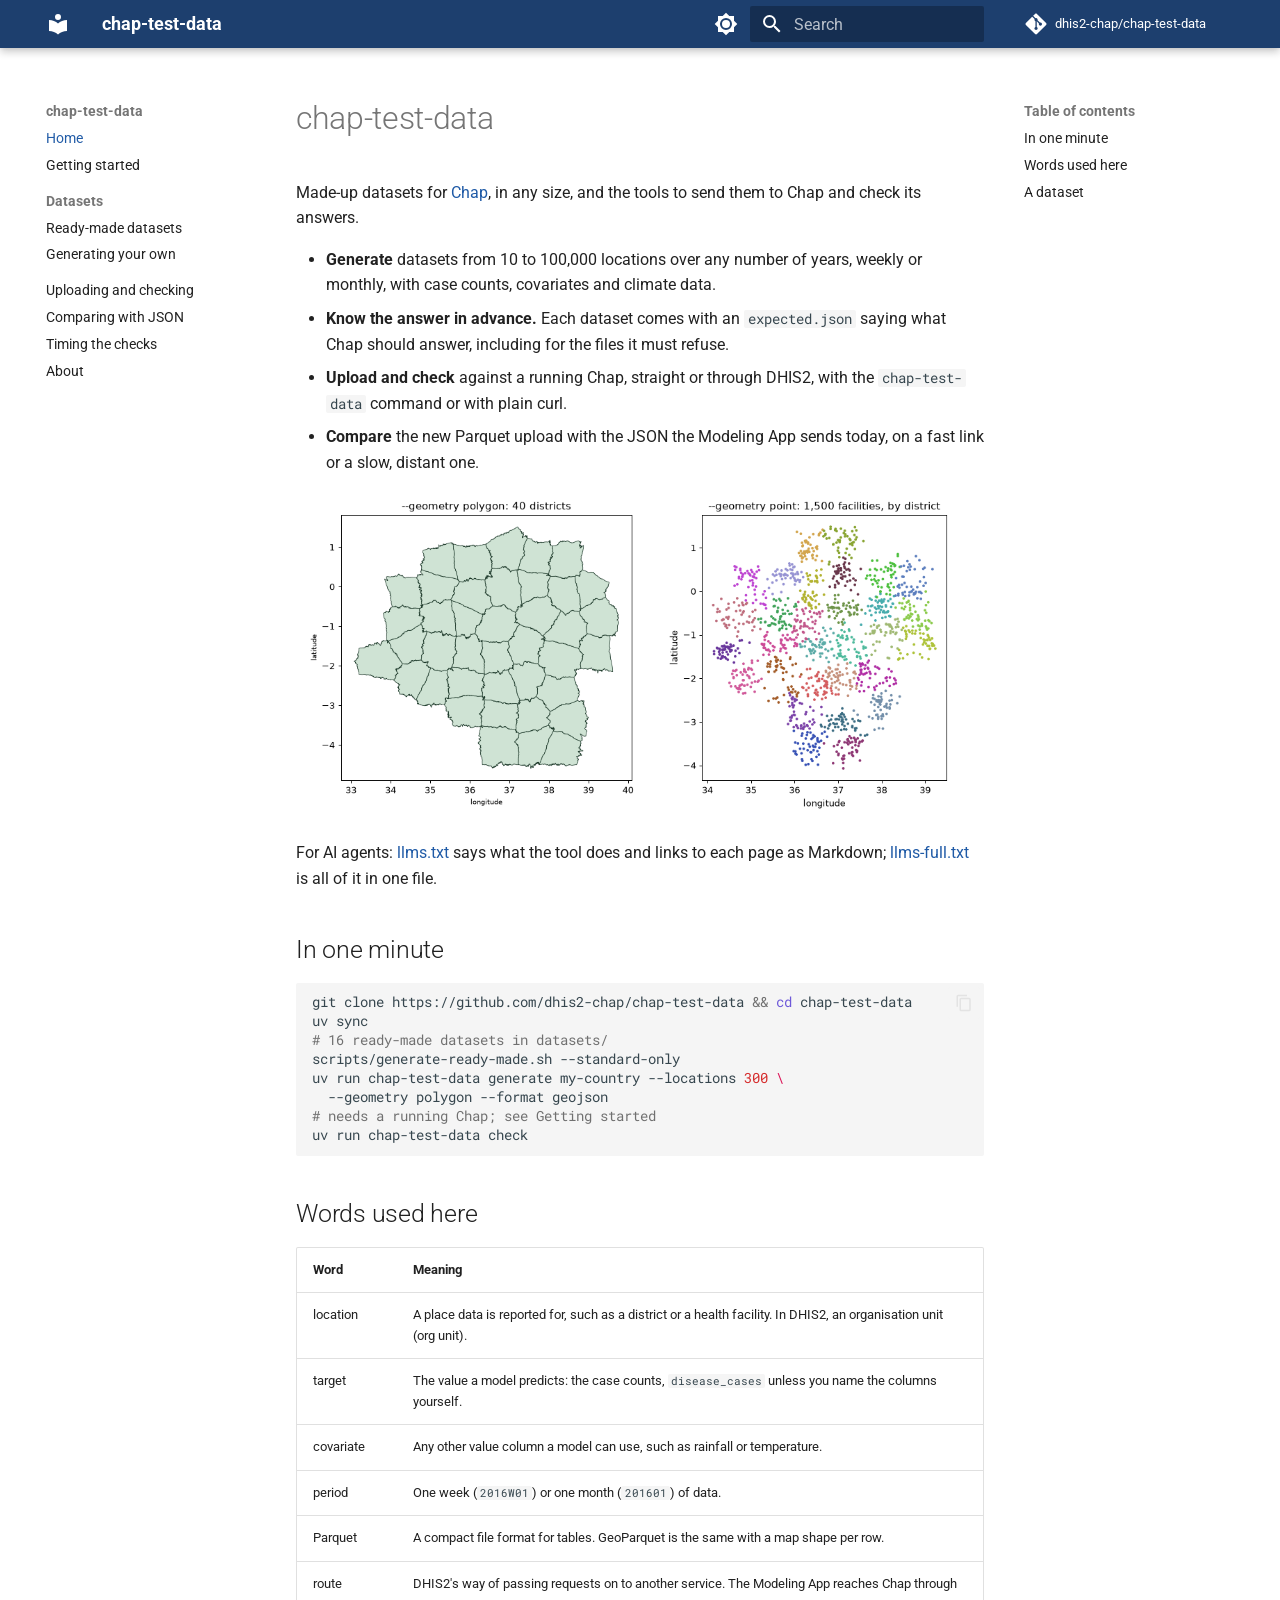
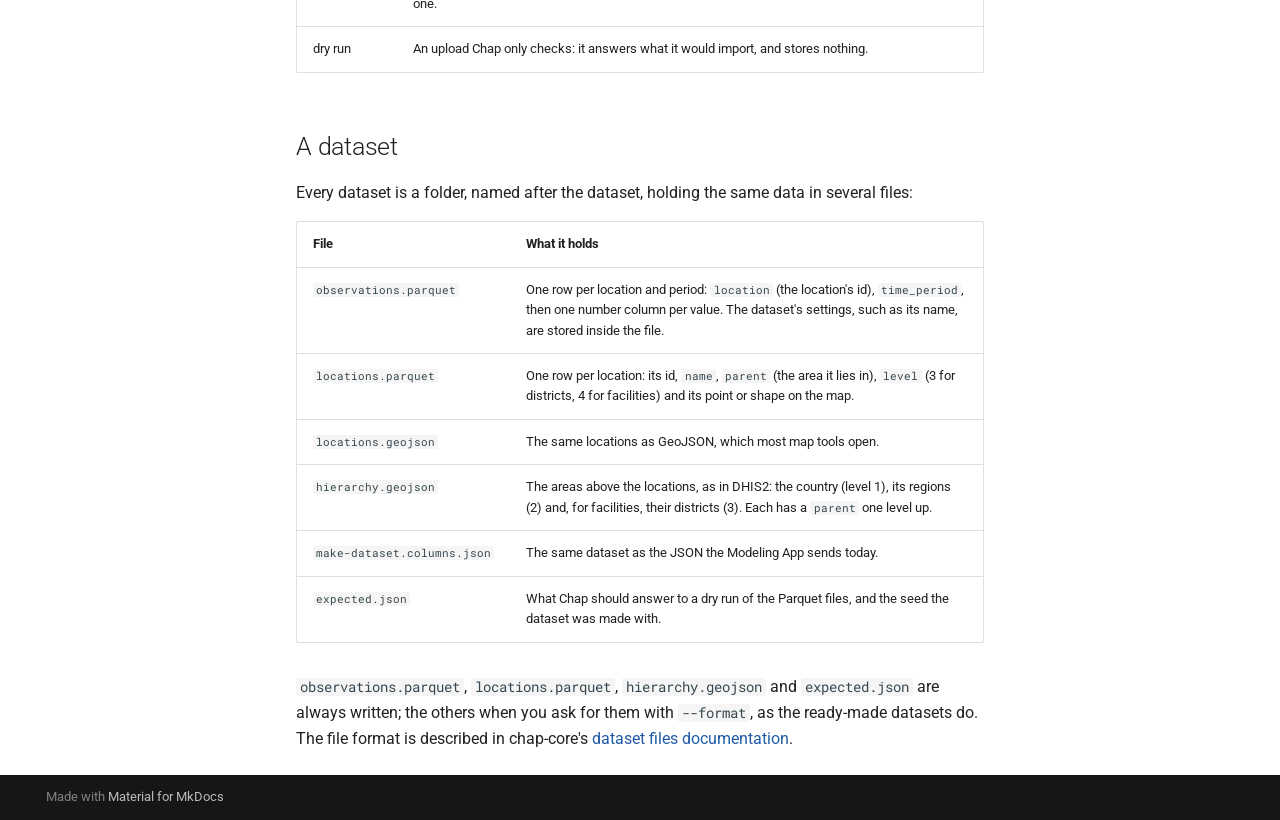
<file: index.html>
<!doctype html>
<html lang="en" class="no-js">
  <head>
    
      <meta charset="utf-8">
      <meta name="viewport" content="width=device-width,initial-scale=1">
      
        <meta name="description" content="Generate Chap test datasets of any size and upload, check and compare them against Chap">
      
      
      
        <link rel="canonical" href="https://dhis2-chap.github.io/chap-test-data/">
      
      
      
        <link rel="next" href="getting-started/">
      
      
        
      
      
      <link rel="icon" href="assets/images/favicon.png">
      <meta name="generator" content="mkdocs-1.6.1, mkdocs-material-9.8.2">
    
    
      
        <title>chap-test-data</title>
      
    
    
      <link rel="stylesheet" href="assets/stylesheets/main.57a0d79d.min.css">
      
        
        <link rel="stylesheet" href="assets/stylesheets/palette.fb2fffe2.min.css">
      
      


    
    
      
    
    
      
        
        
        <link rel="preconnect" href="https://fonts.gstatic.com" crossorigin>
        <link rel="stylesheet" href="https://fonts.googleapis.com/css?family=Roboto:300,300i,400,400i,700,700i%7CRoboto+Mono:400,400i,700,700i&display=fallback">
        <style>:root{--md-text-font:"Roboto";--md-code-font:"Roboto Mono"}</style>
      
    
    
      <link rel="stylesheet" href="stylesheets/extra.css">
    
    <script>__md_scope=new URL(".",location),__md_hash=e=>[...e].reduce(((e,_)=>(e<<5)-e+_.charCodeAt(0)),0),__md_get=(e,_=localStorage,t=__md_scope)=>JSON.parse(_.getItem(t.pathname+"."+e)),__md_set=(e,_,t=localStorage,a=__md_scope)=>{try{t.setItem(a.pathname+"."+e,JSON.stringify(_))}catch(e){}}</script>
    
      

    
    
  </head>
  
  
    
    
      
    
    
    
    
    <body dir="ltr" data-md-color-scheme="default" data-md-color-primary="custom" data-md-color-accent="custom">
  
    
    <input class="md-toggle" data-md-toggle="drawer" type="checkbox" id="__drawer" autocomplete="off">
    <input class="md-toggle" data-md-toggle="search" type="checkbox" id="__search" autocomplete="off">
    <label class="md-overlay" for="__drawer"></label>
    <div data-md-component="skip">
      
        
        <a href="#chap-test-data" class="md-skip">
          Skip to content
        </a>
      
    </div>
    <div data-md-component="announce">
      
    </div>
    
    
      

  

<header class="md-header md-header--shadow" data-md-component="header">
  <nav class="md-header__inner md-grid" aria-label="Header">
    <a href="." title="chap-test-data" class="md-header__button md-logo" aria-label="chap-test-data" data-md-component="logo">
      
  
  <svg xmlns="http://www.w3.org/2000/svg" viewBox="0 0 24 24"><path d="M12 8a3 3 0 0 0 3-3 3 3 0 0 0-3-3 3 3 0 0 0-3 3 3 3 0 0 0 3 3m0 3.54C9.64 9.35 6.5 8 3 8v11c3.5 0 6.64 1.35 9 3.54 2.36-2.19 5.5-3.54 9-3.54V8c-3.5 0-6.64 1.35-9 3.54"/></svg>

    </a>
    <label class="md-header__button md-icon" for="__drawer">
      
      <svg xmlns="http://www.w3.org/2000/svg" viewBox="0 0 24 24"><path d="M3 6h18v2H3zm0 5h18v2H3zm0 5h18v2H3z"/></svg>
    </label>
    <div class="md-header__title" data-md-component="header-title">
      <div class="md-header__ellipsis">
        <div class="md-header__topic">
          <span class="md-ellipsis">
            chap-test-data
          </span>
        </div>
        <div class="md-header__topic" data-md-component="header-topic">
          <span class="md-ellipsis">
            
              Home
            
          </span>
        </div>
      </div>
    </div>
    
      
        <form class="md-header__option" data-md-component="palette">
  
    
    
    
    <input class="md-option" data-md-color-media="" data-md-color-scheme="default" data-md-color-primary="custom" data-md-color-accent="custom"  aria-label="Switch to dark mode"  type="radio" name="__palette" id="__palette_0">
    
      <label class="md-header__button md-icon" title="Switch to dark mode" for="__palette_1" hidden>
        <svg xmlns="http://www.w3.org/2000/svg" viewBox="0 0 24 24"><path d="M12 8a4 4 0 0 0-4 4 4 4 0 0 0 4 4 4 4 0 0 0 4-4 4 4 0 0 0-4-4m0 10a6 6 0 0 1-6-6 6 6 0 0 1 6-6 6 6 0 0 1 6 6 6 6 0 0 1-6 6m8-9.31V4h-4.69L12 .69 8.69 4H4v4.69L.69 12 4 15.31V20h4.69L12 23.31 15.31 20H20v-4.69L23.31 12z"/></svg>
      </label>
    
  
    
    
    
    <input class="md-option" data-md-color-media="" data-md-color-scheme="slate" data-md-color-primary="custom" data-md-color-accent="custom"  aria-label="Switch to light mode"  type="radio" name="__palette" id="__palette_1">
    
      <label class="md-header__button md-icon" title="Switch to light mode" for="__palette_0" hidden>
        <svg xmlns="http://www.w3.org/2000/svg" viewBox="0 0 24 24"><path d="M12 18c-.89 0-1.74-.2-2.5-.55C11.56 16.5 13 14.42 13 12s-1.44-4.5-3.5-5.45C10.26 6.2 11.11 6 12 6a6 6 0 0 1 6 6 6 6 0 0 1-6 6m8-9.31V4h-4.69L12 .69 8.69 4H4v4.69L.69 12 4 15.31V20h4.69L12 23.31 15.31 20H20v-4.69L23.31 12z"/></svg>
      </label>
    
  
</form>
      
    
    
      <script>var palette=__md_get("__palette");if(palette&&palette.color){if("(prefers-color-scheme)"===palette.color.media){var media=matchMedia("(prefers-color-scheme: light)"),input=document.querySelector(media.matches?"[data-md-color-media='(prefers-color-scheme: light)']":"[data-md-color-media='(prefers-color-scheme: dark)']");palette.color.media=input.getAttribute("data-md-color-media"),palette.color.scheme=input.getAttribute("data-md-color-scheme"),palette.color.primary=input.getAttribute("data-md-color-primary"),palette.color.accent=input.getAttribute("data-md-color-accent")}for(var[key,value]of Object.entries(palette.color))document.body.setAttribute("data-md-color-"+key,value)}</script>
    
    
    
      
      
        <label class="md-header__button md-icon" for="__search">
          
          <svg xmlns="http://www.w3.org/2000/svg" viewBox="0 0 24 24"><path d="M9.5 3A6.5 6.5 0 0 1 16 9.5c0 1.61-.59 3.09-1.56 4.23l.27.27h.79l5 5-1.5 1.5-5-5v-.79l-.27-.27A6.52 6.52 0 0 1 9.5 16 6.5 6.5 0 0 1 3 9.5 6.5 6.5 0 0 1 9.5 3m0 2C7 5 5 7 5 9.5S7 14 9.5 14 14 12 14 9.5 12 5 9.5 5"/></svg>
        </label>
        <div class="md-search" data-md-component="search" role="dialog">
  <label class="md-search__overlay" for="__search"></label>
  <div class="md-search__inner" role="search">
    <form class="md-search__form" name="search">
      <input type="text" class="md-search__input" name="query" aria-label="Search" placeholder="Search" autocapitalize="off" autocorrect="off" autocomplete="off" spellcheck="false" data-md-component="search-query" required>
      <label class="md-search__icon md-icon" for="__search">
        
        <svg xmlns="http://www.w3.org/2000/svg" viewBox="0 0 24 24"><path d="M9.5 3A6.5 6.5 0 0 1 16 9.5c0 1.61-.59 3.09-1.56 4.23l.27.27h.79l5 5-1.5 1.5-5-5v-.79l-.27-.27A6.52 6.52 0 0 1 9.5 16 6.5 6.5 0 0 1 3 9.5 6.5 6.5 0 0 1 9.5 3m0 2C7 5 5 7 5 9.5S7 14 9.5 14 14 12 14 9.5 12 5 9.5 5"/></svg>
        
        <svg xmlns="http://www.w3.org/2000/svg" viewBox="0 0 24 24"><path d="M20 11v2H8l5.5 5.5-1.42 1.42L4.16 12l7.92-7.92L13.5 5.5 8 11z"/></svg>
      </label>
      <nav class="md-search__options" aria-label="Search">
        
        <button type="reset" class="md-search__icon md-icon" title="Clear" aria-label="Clear" tabindex="-1">
          
          <svg xmlns="http://www.w3.org/2000/svg" viewBox="0 0 24 24"><path d="M19 6.41 17.59 5 12 10.59 6.41 5 5 6.41 10.59 12 5 17.59 6.41 19 12 13.41 17.59 19 19 17.59 13.41 12z"/></svg>
        </button>
      </nav>
      
    </form>
    <div class="md-search__output">
      <div class="md-search__scrollwrap" tabindex="0" data-md-scrollfix>
        <div class="md-search-result" data-md-component="search-result">
          <div class="md-search-result__meta">
            Initializing search
          </div>
          <ol class="md-search-result__list" role="presentation"></ol>
        </div>
      </div>
    </div>
  </div>
</div>
      
    
    
      <div class="md-header__source">
        <a href="https://github.com/dhis2-chap/chap-test-data" title="Go to repository" class="md-source" data-md-component="source">
  <div class="md-source__icon md-icon">
    
    <svg xmlns="http://www.w3.org/2000/svg" viewBox="0 0 448 512"><!--! Font Awesome Free 7.1.0 by @fontawesome - https://fontawesome.com License - https://fontawesome.com/license/free (Icons: CC BY 4.0, Fonts: SIL OFL 1.1, Code: MIT License) Copyright 2025 Fonticons, Inc.--><path d="M439.6 236.1 244 40.5c-5.4-5.5-12.8-8.5-20.4-8.5s-15 3-20.4 8.4L162.5 81l51.5 51.5c27.1-9.1 52.7 16.8 43.4 43.7l49.7 49.7c34.2-11.8 61.2 31 35.5 56.7-26.5 26.5-70.2-2.9-56-37.3L240.3 199v121.9c25.3 12.5 22.3 41.8 9.1 55-6.4 6.4-15.2 10.1-24.3 10.1s-17.8-3.6-24.3-10.1c-17.6-17.6-11.1-46.9 11.2-56v-123c-20.8-8.5-24.6-30.7-18.6-45L142.6 101 8.5 235.1C3 240.6 0 247.9 0 255.5s3 15 8.5 20.4l195.6 195.7c5.4 5.4 12.7 8.4 20.4 8.4s15-3 20.4-8.4l194.7-194.7c5.4-5.4 8.4-12.8 8.4-20.4s-3-15-8.4-20.4"/></svg>
  </div>
  <div class="md-source__repository">
    dhis2-chap/chap-test-data
  </div>
</a>
      </div>
    
  </nav>
  
</header>
    
    <div class="md-container" data-md-component="container">
      
      
        
          
        
      
      <main class="md-main" data-md-component="main">
        <div class="md-main__inner md-grid">
          
            
              
              <div class="md-sidebar md-sidebar--primary" data-md-component="sidebar" data-md-type="navigation" >
                <div class="md-sidebar__scrollwrap">
                  <div class="md-sidebar__inner">
                    



<nav class="md-nav md-nav--primary" aria-label="Navigation" data-md-level="0">
  <label class="md-nav__title" for="__drawer">
    <a href="." title="chap-test-data" class="md-nav__button md-logo" aria-label="chap-test-data" data-md-component="logo">
      
  
  <svg xmlns="http://www.w3.org/2000/svg" viewBox="0 0 24 24"><path d="M12 8a3 3 0 0 0 3-3 3 3 0 0 0-3-3 3 3 0 0 0-3 3 3 3 0 0 0 3 3m0 3.54C9.64 9.35 6.5 8 3 8v11c3.5 0 6.64 1.35 9 3.54 2.36-2.19 5.5-3.54 9-3.54V8c-3.5 0-6.64 1.35-9 3.54"/></svg>

    </a>
    chap-test-data
  </label>
  
    <div class="md-nav__source">
      <a href="https://github.com/dhis2-chap/chap-test-data" title="Go to repository" class="md-source" data-md-component="source">
  <div class="md-source__icon md-icon">
    
    <svg xmlns="http://www.w3.org/2000/svg" viewBox="0 0 448 512"><!--! Font Awesome Free 7.1.0 by @fontawesome - https://fontawesome.com License - https://fontawesome.com/license/free (Icons: CC BY 4.0, Fonts: SIL OFL 1.1, Code: MIT License) Copyright 2025 Fonticons, Inc.--><path d="M439.6 236.1 244 40.5c-5.4-5.5-12.8-8.5-20.4-8.5s-15 3-20.4 8.4L162.5 81l51.5 51.5c27.1-9.1 52.7 16.8 43.4 43.7l49.7 49.7c34.2-11.8 61.2 31 35.5 56.7-26.5 26.5-70.2-2.9-56-37.3L240.3 199v121.9c25.3 12.5 22.3 41.8 9.1 55-6.4 6.4-15.2 10.1-24.3 10.1s-17.8-3.6-24.3-10.1c-17.6-17.6-11.1-46.9 11.2-56v-123c-20.8-8.5-24.6-30.7-18.6-45L142.6 101 8.5 235.1C3 240.6 0 247.9 0 255.5s3 15 8.5 20.4l195.6 195.7c5.4 5.4 12.7 8.4 20.4 8.4s15-3 20.4-8.4l194.7-194.7c5.4-5.4 8.4-12.8 8.4-20.4s-3-15-8.4-20.4"/></svg>
  </div>
  <div class="md-source__repository">
    dhis2-chap/chap-test-data
  </div>
</a>
    </div>
  
  <ul class="md-nav__list" data-md-scrollfix>
    
      
      
  
  
    
  
  
  
    <li class="md-nav__item md-nav__item--active">
      
      <input class="md-nav__toggle md-toggle" type="checkbox" id="__toc">
      
      
        
      
      
        <label class="md-nav__link md-nav__link--active" for="__toc">
          
  
  
  <span class="md-ellipsis">
    
  
    Home
  

    
  </span>
  
  

          <span class="md-nav__icon md-icon"></span>
        </label>
      
      <a href="." class="md-nav__link md-nav__link--active">
        
  
  
  <span class="md-ellipsis">
    
  
    Home
  

    
  </span>
  
  

      </a>
      
        

<nav class="md-nav md-nav--secondary" aria-label="Table of contents">
  
  
  
    
  
  
    <label class="md-nav__title" for="__toc">
      <span class="md-nav__icon md-icon"></span>
      Table of contents
    </label>
    <ul class="md-nav__list" data-md-component="toc" data-md-scrollfix>
      
        <li class="md-nav__item">
  <a href="#in-one-minute" class="md-nav__link">
    <span class="md-ellipsis">
      
        In one minute
      
    </span>
  </a>
  
</li>
      
        <li class="md-nav__item">
  <a href="#words-used-here" class="md-nav__link">
    <span class="md-ellipsis">
      
        Words used here
      
    </span>
  </a>
  
</li>
      
        <li class="md-nav__item">
  <a href="#a-dataset" class="md-nav__link">
    <span class="md-ellipsis">
      
        A dataset
      
    </span>
  </a>
  
</li>
      
    </ul>
  
</nav>
      
    </li>
  

    
      
      
  
  
  
  
    <li class="md-nav__item">
      <a href="getting-started/" class="md-nav__link">
        
  
  
  <span class="md-ellipsis">
    
  
    Getting started
  

    
  </span>
  
  

      </a>
    </li>
  

    
      
      
  
  
  
  
    
    
    
    
      
        
        
      
    
    
    <li class="md-nav__item md-nav__item--section md-nav__item--nested">
      
        
        
        <input class="md-nav__toggle md-toggle " type="checkbox" id="__nav_3" >
        
          
          <label class="md-nav__link" for="__nav_3" id="__nav_3_label" tabindex="">
            
  
  
  <span class="md-ellipsis">
    
  
    Datasets
  

    
  </span>
  
  

            <span class="md-nav__icon md-icon"></span>
          </label>
        
        <nav class="md-nav" data-md-level="1" aria-labelledby="__nav_3_label" aria-expanded="false">
          <label class="md-nav__title" for="__nav_3">
            <span class="md-nav__icon md-icon"></span>
            
  
    Datasets
  

          </label>
          <ul class="md-nav__list" data-md-scrollfix>
            
              
                
  
  
  
  
    <li class="md-nav__item">
      <a href="ready-made/" class="md-nav__link">
        
  
  
  <span class="md-ellipsis">
    
  
    Ready-made datasets
  

    
  </span>
  
  

      </a>
    </li>
  

              
            
              
                
  
  
  
  
    <li class="md-nav__item">
      <a href="generating/" class="md-nav__link">
        
  
  
  <span class="md-ellipsis">
    
  
    Generating your own
  

    
  </span>
  
  

      </a>
    </li>
  

              
            
          </ul>
        </nav>
      
    </li>
  

    
      
      
  
  
  
  
    <li class="md-nav__item">
      <a href="uploading/" class="md-nav__link">
        
  
  
  <span class="md-ellipsis">
    
  
    Uploading and checking
  

    
  </span>
  
  

      </a>
    </li>
  

    
      
      
  
  
  
  
    <li class="md-nav__item">
      <a href="comparing/" class="md-nav__link">
        
  
  
  <span class="md-ellipsis">
    
  
    Comparing with JSON
  

    
  </span>
  
  

      </a>
    </li>
  

    
      
      
  
  
  
  
    <li class="md-nav__item">
      <a href="checks/" class="md-nav__link">
        
  
  
  <span class="md-ellipsis">
    
  
    Timing the checks
  

    
  </span>
  
  

      </a>
    </li>
  

    
      
      
  
  
  
  
    <li class="md-nav__item">
      <a href="about/" class="md-nav__link">
        
  
  
  <span class="md-ellipsis">
    
  
    About
  

    
  </span>
  
  

      </a>
    </li>
  

    
  </ul>
</nav>
                  </div>
                </div>
              </div>
            
            
              
              <div class="md-sidebar md-sidebar--secondary" data-md-component="sidebar" data-md-type="toc" >
                <div class="md-sidebar__scrollwrap">
                  <div class="md-sidebar__inner">
                    

<nav class="md-nav md-nav--secondary" aria-label="Table of contents">
  
  
  
    
  
  
    <label class="md-nav__title" for="__toc">
      <span class="md-nav__icon md-icon"></span>
      Table of contents
    </label>
    <ul class="md-nav__list" data-md-component="toc" data-md-scrollfix>
      
        <li class="md-nav__item">
  <a href="#in-one-minute" class="md-nav__link">
    <span class="md-ellipsis">
      
        In one minute
      
    </span>
  </a>
  
</li>
      
        <li class="md-nav__item">
  <a href="#words-used-here" class="md-nav__link">
    <span class="md-ellipsis">
      
        Words used here
      
    </span>
  </a>
  
</li>
      
        <li class="md-nav__item">
  <a href="#a-dataset" class="md-nav__link">
    <span class="md-ellipsis">
      
        A dataset
      
    </span>
  </a>
  
</li>
      
    </ul>
  
</nav>
                  </div>
                </div>
              </div>
            
          
          
            <div class="md-content" data-md-component="content">
              
              <article class="md-content__inner md-typeset">
                
                  


  
  


<h1 id="chap-test-data">chap-test-data<a class="headerlink" href="#chap-test-data" title="Permanent link">&para;</a></h1>
<p>Made-up datasets for <a href="https://chap.dhis2.org">Chap</a>, in any size, and the tools to send them to
Chap and check its answers.</p>
<ul>
<li><strong>Generate</strong> datasets from 10 to 100,000 locations over any number of years, weekly or
  monthly, with case counts, covariates and climate data.</li>
<li><strong>Know the answer in advance.</strong> Each dataset comes with an <code>expected.json</code> saying what Chap
  should answer, including for the files it must refuse.</li>
<li><strong>Upload and check</strong> against a running Chap, straight or through DHIS2, with the
  <code>chap-test-data</code> command or with plain curl.</li>
<li><strong>Compare</strong> the new Parquet upload with the JSON the Modeling App sends today, on a fast link
  or a slow, distant one.</li>
</ul>
<p><img alt="Generated districts and facilities" src="assets/locations.png" /></p>
<p>For AI agents: <a href="https://dhis2-chap.github.io/chap-test-data/llms.txt">llms.txt</a> says what the tool does and links to each page as Markdown;
<a href="https://dhis2-chap.github.io/chap-test-data/llms-full.txt">llms-full.txt</a> is all of it in one file.</p>
<h2 id="in-one-minute">In one minute<a class="headerlink" href="#in-one-minute" title="Permanent link">&para;</a></h2>
<div class="highlight"><pre><span></span><code><a id="__codelineno-0-1" name="__codelineno-0-1" href="#__codelineno-0-1"></a>git<span class="w"> </span>clone<span class="w"> </span>https://github.com/dhis2-chap/chap-test-data<span class="w"> </span><span class="o">&amp;&amp;</span><span class="w"> </span><span class="nb">cd</span><span class="w"> </span>chap-test-data
<a id="__codelineno-0-2" name="__codelineno-0-2" href="#__codelineno-0-2"></a>uv<span class="w"> </span>sync
<a id="__codelineno-0-3" name="__codelineno-0-3" href="#__codelineno-0-3"></a><span class="c1"># 16 ready-made datasets in datasets/</span>
<a id="__codelineno-0-4" name="__codelineno-0-4" href="#__codelineno-0-4"></a>scripts/generate-ready-made.sh<span class="w"> </span>--standard-only
<a id="__codelineno-0-5" name="__codelineno-0-5" href="#__codelineno-0-5"></a>uv<span class="w"> </span>run<span class="w"> </span>chap-test-data<span class="w"> </span>generate<span class="w"> </span>my-country<span class="w"> </span>--locations<span class="w"> </span><span class="m">300</span><span class="w"> </span><span class="se">\</span>
<a id="__codelineno-0-6" name="__codelineno-0-6" href="#__codelineno-0-6"></a><span class="w">  </span>--geometry<span class="w"> </span>polygon<span class="w"> </span>--format<span class="w"> </span>geojson
<a id="__codelineno-0-7" name="__codelineno-0-7" href="#__codelineno-0-7"></a><span class="c1"># needs a running Chap; see Getting started</span>
<a id="__codelineno-0-8" name="__codelineno-0-8" href="#__codelineno-0-8"></a>uv<span class="w"> </span>run<span class="w"> </span>chap-test-data<span class="w"> </span>check
</code></pre></div>
<h2 id="words-used-here">Words used here<a class="headerlink" href="#words-used-here" title="Permanent link">&para;</a></h2>
<table>
<thead>
<tr>
<th>Word</th>
<th>Meaning</th>
</tr>
</thead>
<tbody>
<tr>
<td>location</td>
<td>A place data is reported for, such as a district or a health facility. In DHIS2, an organisation unit (org unit).</td>
</tr>
<tr>
<td>target</td>
<td>The value a model predicts: the case counts, <code>disease_cases</code> unless you name the columns yourself.</td>
</tr>
<tr>
<td>covariate</td>
<td>Any other value column a model can use, such as rainfall or temperature.</td>
</tr>
<tr>
<td>period</td>
<td>One week (<code>2016W01</code>) or one month (<code>201601</code>) of data.</td>
</tr>
<tr>
<td>Parquet</td>
<td>A compact file format for tables. GeoParquet is the same with a map shape per row.</td>
</tr>
<tr>
<td>route</td>
<td>DHIS2's way of passing requests on to another service. The Modeling App reaches Chap through one.</td>
</tr>
<tr>
<td>dry run</td>
<td>An upload Chap only checks: it answers what it would import, and stores nothing.</td>
</tr>
</tbody>
</table>
<h2 id="a-dataset">A dataset<a class="headerlink" href="#a-dataset" title="Permanent link">&para;</a></h2>
<p>Every dataset is a folder, named after the dataset, holding the same data in several files:</p>
<table>
<thead>
<tr>
<th>File</th>
<th>What it holds</th>
</tr>
</thead>
<tbody>
<tr>
<td><code>observations.parquet</code></td>
<td>One row per location and period: <code>location</code> (the location's id), <code>time_period</code>, then one number column per value. The dataset's settings, such as its name, are stored inside the file.</td>
</tr>
<tr>
<td><code>locations.parquet</code></td>
<td>One row per location: its id, <code>name</code>, <code>parent</code> (the area it lies in), <code>level</code> (3 for districts, 4 for facilities) and its point or shape on the map.</td>
</tr>
<tr>
<td><code>locations.geojson</code></td>
<td>The same locations as GeoJSON, which most map tools open.</td>
</tr>
<tr>
<td><code>hierarchy.geojson</code></td>
<td>The areas above the locations, as in DHIS2: the country (level 1), its regions (2) and, for facilities, their districts (3). Each has a <code>parent</code> one level up.</td>
</tr>
<tr>
<td><code>make-dataset.columns.json</code></td>
<td>The same dataset as the JSON the Modeling App sends today.</td>
</tr>
<tr>
<td><code>expected.json</code></td>
<td>What Chap should answer to a dry run of the Parquet files, and the seed the dataset was made with.</td>
</tr>
</tbody>
</table>
<p><code>observations.parquet</code>, <code>locations.parquet</code>, <code>hierarchy.geojson</code> and <code>expected.json</code> are always
written; the others when you ask for them with <code>--format</code>, as the ready-made datasets do. The
file format is described in chap-core's
<a href="https://github.com/dhis2-chap/chap-core/blob/feat/dataset-parquet-upload/docs/webapi/dataset-files.md">dataset files documentation</a>.</p>












                
              </article>
            </div>
          
          
<script>var target=document.getElementById(location.hash.slice(1));target&&target.name&&(target.checked=target.name.startsWith("__tabbed_"))</script>
        </div>
        
          <button type="button" class="md-top md-icon" data-md-component="top" hidden>
  
  <svg xmlns="http://www.w3.org/2000/svg" viewBox="0 0 24 24"><path d="M13 20h-2V8l-5.5 5.5-1.42-1.42L12 4.16l7.92 7.92-1.42 1.42L13 8z"/></svg>
  Back to top
</button>
        
      </main>
      
        <footer class="md-footer">
  
  <div class="md-footer-meta md-typeset">
    <div class="md-footer-meta__inner md-grid">
      <div class="md-copyright">
  
  
    Made with
    <a href="https://squidfunk.github.io/mkdocs-material/" target="_blank" rel="noopener">
      Material for MkDocs
    </a>
  
</div>
      
    </div>
  </div>
</footer>
      
    </div>
    <div class="md-dialog" data-md-component="dialog">
      <div class="md-dialog__inner md-typeset"></div>
    </div>
    
    
    
      
      
      <script id="__config" type="application/json">{"annotate": null, "base": ".", "features": ["navigation.sections", "navigation.top", "navigation.tracking", "search.highlight", "content.code.copy"], "search": "assets/javascripts/workers/search.a7633da7.min.js", "tags": null, "translations": {"clipboard.copied": "Copied to clipboard", "clipboard.copy": "Copy to clipboard", "search.result.more.one": "1 more on this page", "search.result.more.other": "# more on this page", "search.result.none": "No matching documents", "search.result.one": "1 matching document", "search.result.other": "# matching documents", "search.result.placeholder": "Type to start searching", "search.result.term.missing": "Missing", "select.version": "Select version"}, "version": null}</script>
    
    
      <script src="assets/javascripts/bundle.a5f9d56c.min.js"></script>
      
    
  </body>
</html>
</file>
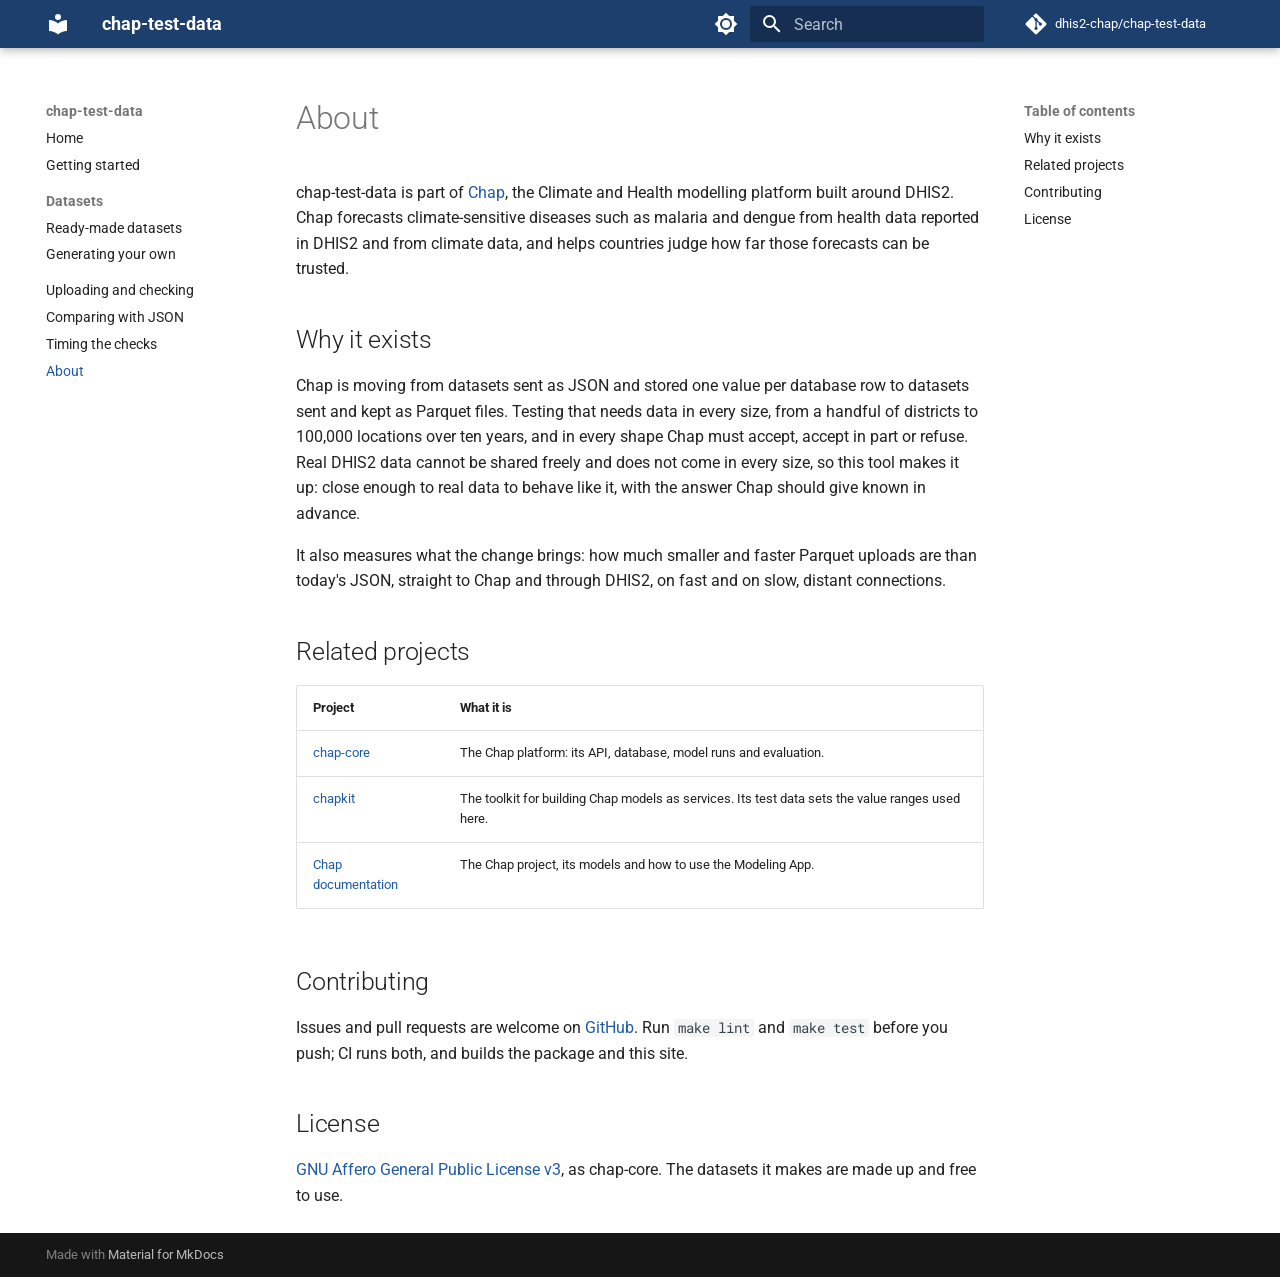
<file: about/index.html>
<!doctype html>
<html lang="en" class="no-js">
  <head>
    
      <meta charset="utf-8">
      <meta name="viewport" content="width=device-width,initial-scale=1">
      
        <meta name="description" content="Generate Chap test datasets of any size and upload, check and compare them against Chap">
      
      
      
        <link rel="canonical" href="https://dhis2-chap.github.io/chap-test-data/about/">
      
      
        <link rel="prev" href="../checks/">
      
      
      
        
      
      
      <link rel="icon" href="../assets/images/favicon.png">
      <meta name="generator" content="mkdocs-1.6.1, mkdocs-material-9.8.2">
    
    
      
        <title>About - chap-test-data</title>
      
    
    
      <link rel="stylesheet" href="../assets/stylesheets/main.57a0d79d.min.css">
      
        
        <link rel="stylesheet" href="../assets/stylesheets/palette.fb2fffe2.min.css">
      
      


    
    
      
    
    
      
        
        
        <link rel="preconnect" href="https://fonts.gstatic.com" crossorigin>
        <link rel="stylesheet" href="https://fonts.googleapis.com/css?family=Roboto:300,300i,400,400i,700,700i%7CRoboto+Mono:400,400i,700,700i&display=fallback">
        <style>:root{--md-text-font:"Roboto";--md-code-font:"Roboto Mono"}</style>
      
    
    
      <link rel="stylesheet" href="../stylesheets/extra.css">
    
    <script>__md_scope=new URL("..",location),__md_hash=e=>[...e].reduce(((e,_)=>(e<<5)-e+_.charCodeAt(0)),0),__md_get=(e,_=localStorage,t=__md_scope)=>JSON.parse(_.getItem(t.pathname+"."+e)),__md_set=(e,_,t=localStorage,a=__md_scope)=>{try{t.setItem(a.pathname+"."+e,JSON.stringify(_))}catch(e){}}</script>
    
      

    
    
  </head>
  
  
    
    
      
    
    
    
    
    <body dir="ltr" data-md-color-scheme="default" data-md-color-primary="custom" data-md-color-accent="custom">
  
    
    <input class="md-toggle" data-md-toggle="drawer" type="checkbox" id="__drawer" autocomplete="off">
    <input class="md-toggle" data-md-toggle="search" type="checkbox" id="__search" autocomplete="off">
    <label class="md-overlay" for="__drawer"></label>
    <div data-md-component="skip">
      
        
        <a href="#about" class="md-skip">
          Skip to content
        </a>
      
    </div>
    <div data-md-component="announce">
      
    </div>
    
    
      

  

<header class="md-header md-header--shadow" data-md-component="header">
  <nav class="md-header__inner md-grid" aria-label="Header">
    <a href=".." title="chap-test-data" class="md-header__button md-logo" aria-label="chap-test-data" data-md-component="logo">
      
  
  <svg xmlns="http://www.w3.org/2000/svg" viewBox="0 0 24 24"><path d="M12 8a3 3 0 0 0 3-3 3 3 0 0 0-3-3 3 3 0 0 0-3 3 3 3 0 0 0 3 3m0 3.54C9.64 9.35 6.5 8 3 8v11c3.5 0 6.64 1.35 9 3.54 2.36-2.19 5.5-3.54 9-3.54V8c-3.5 0-6.64 1.35-9 3.54"/></svg>

    </a>
    <label class="md-header__button md-icon" for="__drawer">
      
      <svg xmlns="http://www.w3.org/2000/svg" viewBox="0 0 24 24"><path d="M3 6h18v2H3zm0 5h18v2H3zm0 5h18v2H3z"/></svg>
    </label>
    <div class="md-header__title" data-md-component="header-title">
      <div class="md-header__ellipsis">
        <div class="md-header__topic">
          <span class="md-ellipsis">
            chap-test-data
          </span>
        </div>
        <div class="md-header__topic" data-md-component="header-topic">
          <span class="md-ellipsis">
            
              About
            
          </span>
        </div>
      </div>
    </div>
    
      
        <form class="md-header__option" data-md-component="palette">
  
    
    
    
    <input class="md-option" data-md-color-media="" data-md-color-scheme="default" data-md-color-primary="custom" data-md-color-accent="custom"  aria-label="Switch to dark mode"  type="radio" name="__palette" id="__palette_0">
    
      <label class="md-header__button md-icon" title="Switch to dark mode" for="__palette_1" hidden>
        <svg xmlns="http://www.w3.org/2000/svg" viewBox="0 0 24 24"><path d="M12 8a4 4 0 0 0-4 4 4 4 0 0 0 4 4 4 4 0 0 0 4-4 4 4 0 0 0-4-4m0 10a6 6 0 0 1-6-6 6 6 0 0 1 6-6 6 6 0 0 1 6 6 6 6 0 0 1-6 6m8-9.31V4h-4.69L12 .69 8.69 4H4v4.69L.69 12 4 15.31V20h4.69L12 23.31 15.31 20H20v-4.69L23.31 12z"/></svg>
      </label>
    
  
    
    
    
    <input class="md-option" data-md-color-media="" data-md-color-scheme="slate" data-md-color-primary="custom" data-md-color-accent="custom"  aria-label="Switch to light mode"  type="radio" name="__palette" id="__palette_1">
    
      <label class="md-header__button md-icon" title="Switch to light mode" for="__palette_0" hidden>
        <svg xmlns="http://www.w3.org/2000/svg" viewBox="0 0 24 24"><path d="M12 18c-.89 0-1.74-.2-2.5-.55C11.56 16.5 13 14.42 13 12s-1.44-4.5-3.5-5.45C10.26 6.2 11.11 6 12 6a6 6 0 0 1 6 6 6 6 0 0 1-6 6m8-9.31V4h-4.69L12 .69 8.69 4H4v4.69L.69 12 4 15.31V20h4.69L12 23.31 15.31 20H20v-4.69L23.31 12z"/></svg>
      </label>
    
  
</form>
      
    
    
      <script>var palette=__md_get("__palette");if(palette&&palette.color){if("(prefers-color-scheme)"===palette.color.media){var media=matchMedia("(prefers-color-scheme: light)"),input=document.querySelector(media.matches?"[data-md-color-media='(prefers-color-scheme: light)']":"[data-md-color-media='(prefers-color-scheme: dark)']");palette.color.media=input.getAttribute("data-md-color-media"),palette.color.scheme=input.getAttribute("data-md-color-scheme"),palette.color.primary=input.getAttribute("data-md-color-primary"),palette.color.accent=input.getAttribute("data-md-color-accent")}for(var[key,value]of Object.entries(palette.color))document.body.setAttribute("data-md-color-"+key,value)}</script>
    
    
    
      
      
        <label class="md-header__button md-icon" for="__search">
          
          <svg xmlns="http://www.w3.org/2000/svg" viewBox="0 0 24 24"><path d="M9.5 3A6.5 6.5 0 0 1 16 9.5c0 1.61-.59 3.09-1.56 4.23l.27.27h.79l5 5-1.5 1.5-5-5v-.79l-.27-.27A6.52 6.52 0 0 1 9.5 16 6.5 6.5 0 0 1 3 9.5 6.5 6.5 0 0 1 9.5 3m0 2C7 5 5 7 5 9.5S7 14 9.5 14 14 12 14 9.5 12 5 9.5 5"/></svg>
        </label>
        <div class="md-search" data-md-component="search" role="dialog">
  <label class="md-search__overlay" for="__search"></label>
  <div class="md-search__inner" role="search">
    <form class="md-search__form" name="search">
      <input type="text" class="md-search__input" name="query" aria-label="Search" placeholder="Search" autocapitalize="off" autocorrect="off" autocomplete="off" spellcheck="false" data-md-component="search-query" required>
      <label class="md-search__icon md-icon" for="__search">
        
        <svg xmlns="http://www.w3.org/2000/svg" viewBox="0 0 24 24"><path d="M9.5 3A6.5 6.5 0 0 1 16 9.5c0 1.61-.59 3.09-1.56 4.23l.27.27h.79l5 5-1.5 1.5-5-5v-.79l-.27-.27A6.52 6.52 0 0 1 9.5 16 6.5 6.5 0 0 1 3 9.5 6.5 6.5 0 0 1 9.5 3m0 2C7 5 5 7 5 9.5S7 14 9.5 14 14 12 14 9.5 12 5 9.5 5"/></svg>
        
        <svg xmlns="http://www.w3.org/2000/svg" viewBox="0 0 24 24"><path d="M20 11v2H8l5.5 5.5-1.42 1.42L4.16 12l7.92-7.92L13.5 5.5 8 11z"/></svg>
      </label>
      <nav class="md-search__options" aria-label="Search">
        
        <button type="reset" class="md-search__icon md-icon" title="Clear" aria-label="Clear" tabindex="-1">
          
          <svg xmlns="http://www.w3.org/2000/svg" viewBox="0 0 24 24"><path d="M19 6.41 17.59 5 12 10.59 6.41 5 5 6.41 10.59 12 5 17.59 6.41 19 12 13.41 17.59 19 19 17.59 13.41 12z"/></svg>
        </button>
      </nav>
      
    </form>
    <div class="md-search__output">
      <div class="md-search__scrollwrap" tabindex="0" data-md-scrollfix>
        <div class="md-search-result" data-md-component="search-result">
          <div class="md-search-result__meta">
            Initializing search
          </div>
          <ol class="md-search-result__list" role="presentation"></ol>
        </div>
      </div>
    </div>
  </div>
</div>
      
    
    
      <div class="md-header__source">
        <a href="https://github.com/dhis2-chap/chap-test-data" title="Go to repository" class="md-source" data-md-component="source">
  <div class="md-source__icon md-icon">
    
    <svg xmlns="http://www.w3.org/2000/svg" viewBox="0 0 448 512"><!--! Font Awesome Free 7.1.0 by @fontawesome - https://fontawesome.com License - https://fontawesome.com/license/free (Icons: CC BY 4.0, Fonts: SIL OFL 1.1, Code: MIT License) Copyright 2025 Fonticons, Inc.--><path d="M439.6 236.1 244 40.5c-5.4-5.5-12.8-8.5-20.4-8.5s-15 3-20.4 8.4L162.5 81l51.5 51.5c27.1-9.1 52.7 16.8 43.4 43.7l49.7 49.7c34.2-11.8 61.2 31 35.5 56.7-26.5 26.5-70.2-2.9-56-37.3L240.3 199v121.9c25.3 12.5 22.3 41.8 9.1 55-6.4 6.4-15.2 10.1-24.3 10.1s-17.8-3.6-24.3-10.1c-17.6-17.6-11.1-46.9 11.2-56v-123c-20.8-8.5-24.6-30.7-18.6-45L142.6 101 8.5 235.1C3 240.6 0 247.9 0 255.5s3 15 8.5 20.4l195.6 195.7c5.4 5.4 12.7 8.4 20.4 8.4s15-3 20.4-8.4l194.7-194.7c5.4-5.4 8.4-12.8 8.4-20.4s-3-15-8.4-20.4"/></svg>
  </div>
  <div class="md-source__repository">
    dhis2-chap/chap-test-data
  </div>
</a>
      </div>
    
  </nav>
  
</header>
    
    <div class="md-container" data-md-component="container">
      
      
        
          
        
      
      <main class="md-main" data-md-component="main">
        <div class="md-main__inner md-grid">
          
            
              
              <div class="md-sidebar md-sidebar--primary" data-md-component="sidebar" data-md-type="navigation" >
                <div class="md-sidebar__scrollwrap">
                  <div class="md-sidebar__inner">
                    



<nav class="md-nav md-nav--primary" aria-label="Navigation" data-md-level="0">
  <label class="md-nav__title" for="__drawer">
    <a href=".." title="chap-test-data" class="md-nav__button md-logo" aria-label="chap-test-data" data-md-component="logo">
      
  
  <svg xmlns="http://www.w3.org/2000/svg" viewBox="0 0 24 24"><path d="M12 8a3 3 0 0 0 3-3 3 3 0 0 0-3-3 3 3 0 0 0-3 3 3 3 0 0 0 3 3m0 3.54C9.64 9.35 6.5 8 3 8v11c3.5 0 6.64 1.35 9 3.54 2.36-2.19 5.5-3.54 9-3.54V8c-3.5 0-6.64 1.35-9 3.54"/></svg>

    </a>
    chap-test-data
  </label>
  
    <div class="md-nav__source">
      <a href="https://github.com/dhis2-chap/chap-test-data" title="Go to repository" class="md-source" data-md-component="source">
  <div class="md-source__icon md-icon">
    
    <svg xmlns="http://www.w3.org/2000/svg" viewBox="0 0 448 512"><!--! Font Awesome Free 7.1.0 by @fontawesome - https://fontawesome.com License - https://fontawesome.com/license/free (Icons: CC BY 4.0, Fonts: SIL OFL 1.1, Code: MIT License) Copyright 2025 Fonticons, Inc.--><path d="M439.6 236.1 244 40.5c-5.4-5.5-12.8-8.5-20.4-8.5s-15 3-20.4 8.4L162.5 81l51.5 51.5c27.1-9.1 52.7 16.8 43.4 43.7l49.7 49.7c34.2-11.8 61.2 31 35.5 56.7-26.5 26.5-70.2-2.9-56-37.3L240.3 199v121.9c25.3 12.5 22.3 41.8 9.1 55-6.4 6.4-15.2 10.1-24.3 10.1s-17.8-3.6-24.3-10.1c-17.6-17.6-11.1-46.9 11.2-56v-123c-20.8-8.5-24.6-30.7-18.6-45L142.6 101 8.5 235.1C3 240.6 0 247.9 0 255.5s3 15 8.5 20.4l195.6 195.7c5.4 5.4 12.7 8.4 20.4 8.4s15-3 20.4-8.4l194.7-194.7c5.4-5.4 8.4-12.8 8.4-20.4s-3-15-8.4-20.4"/></svg>
  </div>
  <div class="md-source__repository">
    dhis2-chap/chap-test-data
  </div>
</a>
    </div>
  
  <ul class="md-nav__list" data-md-scrollfix>
    
      
      
  
  
  
  
    <li class="md-nav__item">
      <a href=".." class="md-nav__link">
        
  
  
  <span class="md-ellipsis">
    
  
    Home
  

    
  </span>
  
  

      </a>
    </li>
  

    
      
      
  
  
  
  
    <li class="md-nav__item">
      <a href="../getting-started/" class="md-nav__link">
        
  
  
  <span class="md-ellipsis">
    
  
    Getting started
  

    
  </span>
  
  

      </a>
    </li>
  

    
      
      
  
  
  
  
    
    
    
    
      
        
        
      
    
    
    <li class="md-nav__item md-nav__item--section md-nav__item--nested">
      
        
        
        <input class="md-nav__toggle md-toggle " type="checkbox" id="__nav_3" >
        
          
          <label class="md-nav__link" for="__nav_3" id="__nav_3_label" tabindex="">
            
  
  
  <span class="md-ellipsis">
    
  
    Datasets
  

    
  </span>
  
  

            <span class="md-nav__icon md-icon"></span>
          </label>
        
        <nav class="md-nav" data-md-level="1" aria-labelledby="__nav_3_label" aria-expanded="false">
          <label class="md-nav__title" for="__nav_3">
            <span class="md-nav__icon md-icon"></span>
            
  
    Datasets
  

          </label>
          <ul class="md-nav__list" data-md-scrollfix>
            
              
                
  
  
  
  
    <li class="md-nav__item">
      <a href="../ready-made/" class="md-nav__link">
        
  
  
  <span class="md-ellipsis">
    
  
    Ready-made datasets
  

    
  </span>
  
  

      </a>
    </li>
  

              
            
              
                
  
  
  
  
    <li class="md-nav__item">
      <a href="../generating/" class="md-nav__link">
        
  
  
  <span class="md-ellipsis">
    
  
    Generating your own
  

    
  </span>
  
  

      </a>
    </li>
  

              
            
          </ul>
        </nav>
      
    </li>
  

    
      
      
  
  
  
  
    <li class="md-nav__item">
      <a href="../uploading/" class="md-nav__link">
        
  
  
  <span class="md-ellipsis">
    
  
    Uploading and checking
  

    
  </span>
  
  

      </a>
    </li>
  

    
      
      
  
  
  
  
    <li class="md-nav__item">
      <a href="../comparing/" class="md-nav__link">
        
  
  
  <span class="md-ellipsis">
    
  
    Comparing with JSON
  

    
  </span>
  
  

      </a>
    </li>
  

    
      
      
  
  
  
  
    <li class="md-nav__item">
      <a href="../checks/" class="md-nav__link">
        
  
  
  <span class="md-ellipsis">
    
  
    Timing the checks
  

    
  </span>
  
  

      </a>
    </li>
  

    
      
      
  
  
    
  
  
  
    <li class="md-nav__item md-nav__item--active">
      
      <input class="md-nav__toggle md-toggle" type="checkbox" id="__toc">
      
      
        
      
      
        <label class="md-nav__link md-nav__link--active" for="__toc">
          
  
  
  <span class="md-ellipsis">
    
  
    About
  

    
  </span>
  
  

          <span class="md-nav__icon md-icon"></span>
        </label>
      
      <a href="./" class="md-nav__link md-nav__link--active">
        
  
  
  <span class="md-ellipsis">
    
  
    About
  

    
  </span>
  
  

      </a>
      
        

<nav class="md-nav md-nav--secondary" aria-label="Table of contents">
  
  
  
    
  
  
    <label class="md-nav__title" for="__toc">
      <span class="md-nav__icon md-icon"></span>
      Table of contents
    </label>
    <ul class="md-nav__list" data-md-component="toc" data-md-scrollfix>
      
        <li class="md-nav__item">
  <a href="#why-it-exists" class="md-nav__link">
    <span class="md-ellipsis">
      
        Why it exists
      
    </span>
  </a>
  
</li>
      
        <li class="md-nav__item">
  <a href="#related-projects" class="md-nav__link">
    <span class="md-ellipsis">
      
        Related projects
      
    </span>
  </a>
  
</li>
      
        <li class="md-nav__item">
  <a href="#contributing" class="md-nav__link">
    <span class="md-ellipsis">
      
        Contributing
      
    </span>
  </a>
  
</li>
      
        <li class="md-nav__item">
  <a href="#license" class="md-nav__link">
    <span class="md-ellipsis">
      
        License
      
    </span>
  </a>
  
</li>
      
    </ul>
  
</nav>
      
    </li>
  

    
  </ul>
</nav>
                  </div>
                </div>
              </div>
            
            
              
              <div class="md-sidebar md-sidebar--secondary" data-md-component="sidebar" data-md-type="toc" >
                <div class="md-sidebar__scrollwrap">
                  <div class="md-sidebar__inner">
                    

<nav class="md-nav md-nav--secondary" aria-label="Table of contents">
  
  
  
    
  
  
    <label class="md-nav__title" for="__toc">
      <span class="md-nav__icon md-icon"></span>
      Table of contents
    </label>
    <ul class="md-nav__list" data-md-component="toc" data-md-scrollfix>
      
        <li class="md-nav__item">
  <a href="#why-it-exists" class="md-nav__link">
    <span class="md-ellipsis">
      
        Why it exists
      
    </span>
  </a>
  
</li>
      
        <li class="md-nav__item">
  <a href="#related-projects" class="md-nav__link">
    <span class="md-ellipsis">
      
        Related projects
      
    </span>
  </a>
  
</li>
      
        <li class="md-nav__item">
  <a href="#contributing" class="md-nav__link">
    <span class="md-ellipsis">
      
        Contributing
      
    </span>
  </a>
  
</li>
      
        <li class="md-nav__item">
  <a href="#license" class="md-nav__link">
    <span class="md-ellipsis">
      
        License
      
    </span>
  </a>
  
</li>
      
    </ul>
  
</nav>
                  </div>
                </div>
              </div>
            
          
          
            <div class="md-content" data-md-component="content">
              
              <article class="md-content__inner md-typeset">
                
                  


  
  


<h1 id="about">About<a class="headerlink" href="#about" title="Permanent link">&para;</a></h1>
<p>chap-test-data is part of <a href="https://chap.dhis2.org">Chap</a>, the Climate and Health modelling
platform built around DHIS2. Chap forecasts climate-sensitive diseases such as malaria and
dengue from health data reported in DHIS2 and from climate data, and helps countries judge how
far those forecasts can be trusted.</p>
<h2 id="why-it-exists">Why it exists<a class="headerlink" href="#why-it-exists" title="Permanent link">&para;</a></h2>
<p>Chap is moving from datasets sent as JSON and stored one value per database row to datasets sent
and kept as Parquet files. Testing that needs data in every size, from a handful of districts to
100,000 locations over ten years, and in every shape Chap must accept, accept in part or refuse.
Real DHIS2 data cannot be shared freely and does not come in every size, so this tool makes it
up: close enough to real data to behave like it, with the answer Chap should give known in
advance.</p>
<p>It also measures what the change brings: how much smaller and faster Parquet uploads are than
today's JSON, straight to Chap and through DHIS2, on fast and on slow, distant connections.</p>
<h2 id="related-projects">Related projects<a class="headerlink" href="#related-projects" title="Permanent link">&para;</a></h2>
<table>
<thead>
<tr>
<th>Project</th>
<th>What it is</th>
</tr>
</thead>
<tbody>
<tr>
<td><a href="https://github.com/dhis2-chap/chap-core">chap-core</a></td>
<td>The Chap platform: its API, database, model runs and evaluation.</td>
</tr>
<tr>
<td><a href="https://github.com/dhis2-chap/chapkit">chapkit</a></td>
<td>The toolkit for building Chap models as services. Its test data sets the value ranges used here.</td>
</tr>
<tr>
<td><a href="https://chap.dhis2.org">Chap documentation</a></td>
<td>The Chap project, its models and how to use the Modeling App.</td>
</tr>
</tbody>
</table>
<h2 id="contributing">Contributing<a class="headerlink" href="#contributing" title="Permanent link">&para;</a></h2>
<p>Issues and pull requests are welcome on
<a href="https://github.com/dhis2-chap/chap-test-data">GitHub</a>. Run <code>make lint</code> and <code>make test</code> before
you push; CI runs both, and builds the package and this site.</p>
<h2 id="license">License<a class="headerlink" href="#license" title="Permanent link">&para;</a></h2>
<p><a href="https://github.com/dhis2-chap/chap-test-data/blob/main/LICENSE">GNU Affero General Public License v3</a>,
as chap-core. The datasets it makes are made up and free to use.</p>












                
              </article>
            </div>
          
          
<script>var target=document.getElementById(location.hash.slice(1));target&&target.name&&(target.checked=target.name.startsWith("__tabbed_"))</script>
        </div>
        
          <button type="button" class="md-top md-icon" data-md-component="top" hidden>
  
  <svg xmlns="http://www.w3.org/2000/svg" viewBox="0 0 24 24"><path d="M13 20h-2V8l-5.5 5.5-1.42-1.42L12 4.16l7.92 7.92-1.42 1.42L13 8z"/></svg>
  Back to top
</button>
        
      </main>
      
        <footer class="md-footer">
  
  <div class="md-footer-meta md-typeset">
    <div class="md-footer-meta__inner md-grid">
      <div class="md-copyright">
  
  
    Made with
    <a href="https://squidfunk.github.io/mkdocs-material/" target="_blank" rel="noopener">
      Material for MkDocs
    </a>
  
</div>
      
    </div>
  </div>
</footer>
      
    </div>
    <div class="md-dialog" data-md-component="dialog">
      <div class="md-dialog__inner md-typeset"></div>
    </div>
    
    
    
      
      
      <script id="__config" type="application/json">{"annotate": null, "base": "..", "features": ["navigation.sections", "navigation.top", "navigation.tracking", "search.highlight", "content.code.copy"], "search": "../assets/javascripts/workers/search.a7633da7.min.js", "tags": null, "translations": {"clipboard.copied": "Copied to clipboard", "clipboard.copy": "Copy to clipboard", "search.result.more.one": "1 more on this page", "search.result.more.other": "# more on this page", "search.result.none": "No matching documents", "search.result.one": "1 matching document", "search.result.other": "# matching documents", "search.result.placeholder": "Type to start searching", "search.result.term.missing": "Missing", "select.version": "Select version"}, "version": null}</script>
    
    
      <script src="../assets/javascripts/bundle.a5f9d56c.min.js"></script>
      
    
  </body>
</html>
</file>
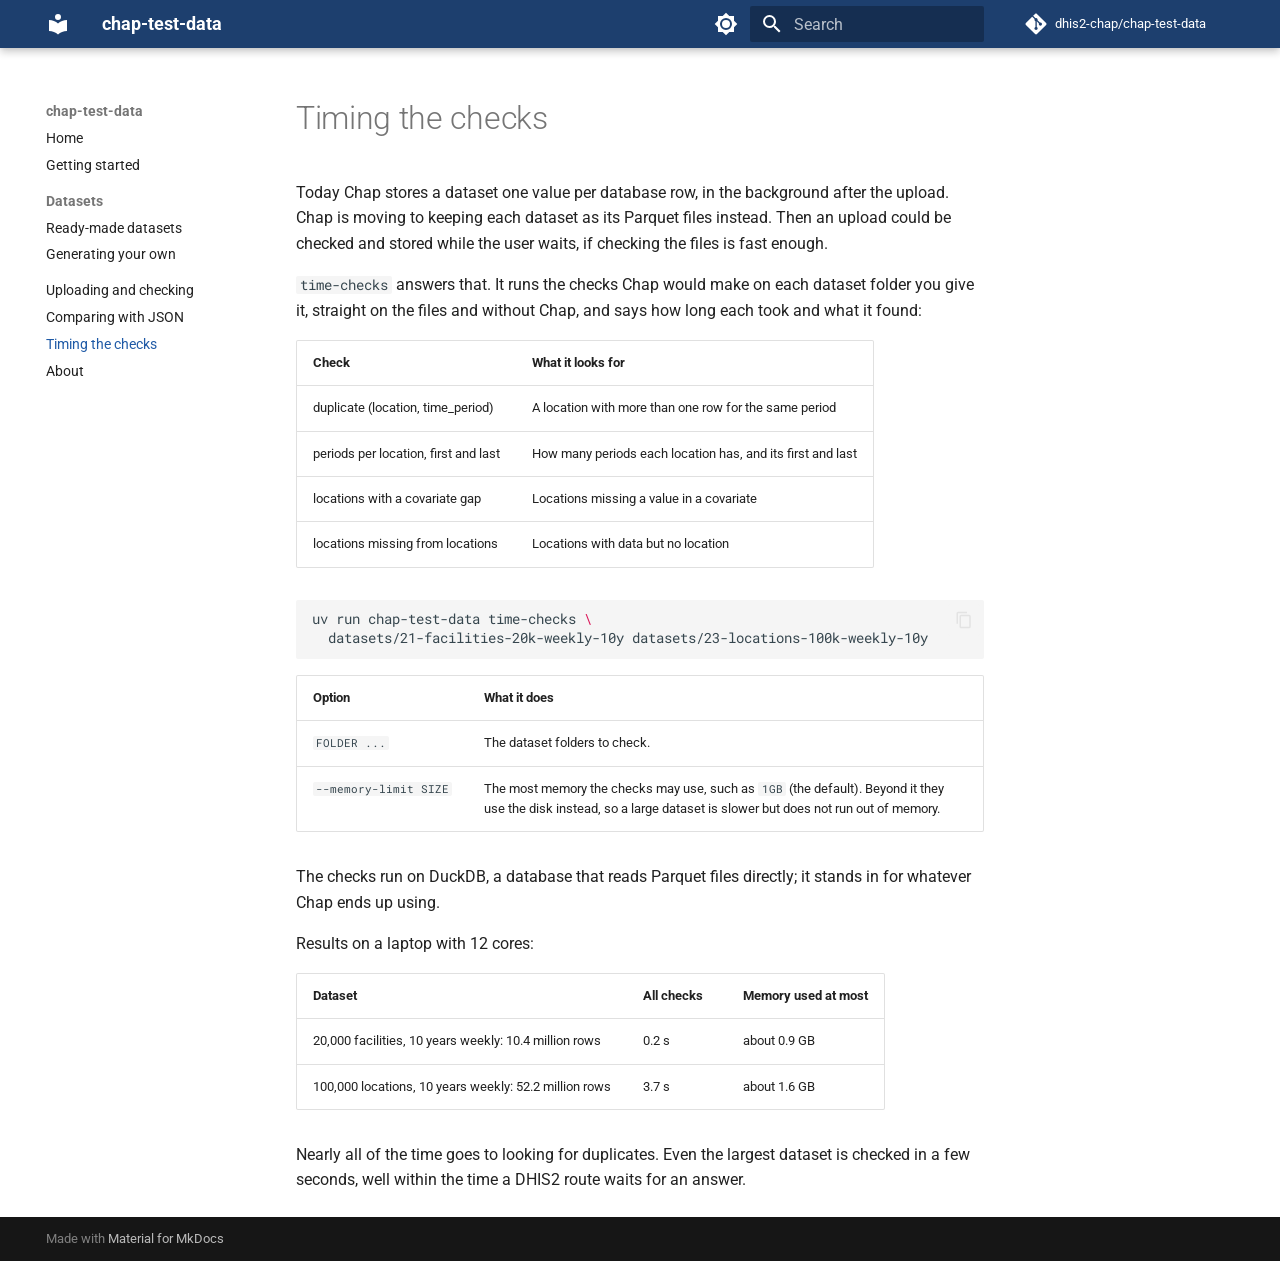
<file: checks/index.html>
<!doctype html>
<html lang="en" class="no-js">
  <head>
    
      <meta charset="utf-8">
      <meta name="viewport" content="width=device-width,initial-scale=1">
      
        <meta name="description" content="Generate Chap test datasets of any size and upload, check and compare them against Chap">
      
      
      
        <link rel="canonical" href="https://dhis2-chap.github.io/chap-test-data/checks/">
      
      
        <link rel="prev" href="../comparing/">
      
      
        <link rel="next" href="../about/">
      
      
        
      
      
      <link rel="icon" href="../assets/images/favicon.png">
      <meta name="generator" content="mkdocs-1.6.1, mkdocs-material-9.8.2">
    
    
      
        <title>Timing the checks - chap-test-data</title>
      
    
    
      <link rel="stylesheet" href="../assets/stylesheets/main.57a0d79d.min.css">
      
        
        <link rel="stylesheet" href="../assets/stylesheets/palette.fb2fffe2.min.css">
      
      


    
    
      
    
    
      
        
        
        <link rel="preconnect" href="https://fonts.gstatic.com" crossorigin>
        <link rel="stylesheet" href="https://fonts.googleapis.com/css?family=Roboto:300,300i,400,400i,700,700i%7CRoboto+Mono:400,400i,700,700i&display=fallback">
        <style>:root{--md-text-font:"Roboto";--md-code-font:"Roboto Mono"}</style>
      
    
    
      <link rel="stylesheet" href="../stylesheets/extra.css">
    
    <script>__md_scope=new URL("..",location),__md_hash=e=>[...e].reduce(((e,_)=>(e<<5)-e+_.charCodeAt(0)),0),__md_get=(e,_=localStorage,t=__md_scope)=>JSON.parse(_.getItem(t.pathname+"."+e)),__md_set=(e,_,t=localStorage,a=__md_scope)=>{try{t.setItem(a.pathname+"."+e,JSON.stringify(_))}catch(e){}}</script>
    
      

    
    
  </head>
  
  
    
    
      
    
    
    
    
    <body dir="ltr" data-md-color-scheme="default" data-md-color-primary="custom" data-md-color-accent="custom">
  
    
    <input class="md-toggle" data-md-toggle="drawer" type="checkbox" id="__drawer" autocomplete="off">
    <input class="md-toggle" data-md-toggle="search" type="checkbox" id="__search" autocomplete="off">
    <label class="md-overlay" for="__drawer"></label>
    <div data-md-component="skip">
      
        
        <a href="#timing-the-checks" class="md-skip">
          Skip to content
        </a>
      
    </div>
    <div data-md-component="announce">
      
    </div>
    
    
      

  

<header class="md-header md-header--shadow" data-md-component="header">
  <nav class="md-header__inner md-grid" aria-label="Header">
    <a href=".." title="chap-test-data" class="md-header__button md-logo" aria-label="chap-test-data" data-md-component="logo">
      
  
  <svg xmlns="http://www.w3.org/2000/svg" viewBox="0 0 24 24"><path d="M12 8a3 3 0 0 0 3-3 3 3 0 0 0-3-3 3 3 0 0 0-3 3 3 3 0 0 0 3 3m0 3.54C9.64 9.35 6.5 8 3 8v11c3.5 0 6.64 1.35 9 3.54 2.36-2.19 5.5-3.54 9-3.54V8c-3.5 0-6.64 1.35-9 3.54"/></svg>

    </a>
    <label class="md-header__button md-icon" for="__drawer">
      
      <svg xmlns="http://www.w3.org/2000/svg" viewBox="0 0 24 24"><path d="M3 6h18v2H3zm0 5h18v2H3zm0 5h18v2H3z"/></svg>
    </label>
    <div class="md-header__title" data-md-component="header-title">
      <div class="md-header__ellipsis">
        <div class="md-header__topic">
          <span class="md-ellipsis">
            chap-test-data
          </span>
        </div>
        <div class="md-header__topic" data-md-component="header-topic">
          <span class="md-ellipsis">
            
              Timing the checks
            
          </span>
        </div>
      </div>
    </div>
    
      
        <form class="md-header__option" data-md-component="palette">
  
    
    
    
    <input class="md-option" data-md-color-media="" data-md-color-scheme="default" data-md-color-primary="custom" data-md-color-accent="custom"  aria-label="Switch to dark mode"  type="radio" name="__palette" id="__palette_0">
    
      <label class="md-header__button md-icon" title="Switch to dark mode" for="__palette_1" hidden>
        <svg xmlns="http://www.w3.org/2000/svg" viewBox="0 0 24 24"><path d="M12 8a4 4 0 0 0-4 4 4 4 0 0 0 4 4 4 4 0 0 0 4-4 4 4 0 0 0-4-4m0 10a6 6 0 0 1-6-6 6 6 0 0 1 6-6 6 6 0 0 1 6 6 6 6 0 0 1-6 6m8-9.31V4h-4.69L12 .69 8.69 4H4v4.69L.69 12 4 15.31V20h4.69L12 23.31 15.31 20H20v-4.69L23.31 12z"/></svg>
      </label>
    
  
    
    
    
    <input class="md-option" data-md-color-media="" data-md-color-scheme="slate" data-md-color-primary="custom" data-md-color-accent="custom"  aria-label="Switch to light mode"  type="radio" name="__palette" id="__palette_1">
    
      <label class="md-header__button md-icon" title="Switch to light mode" for="__palette_0" hidden>
        <svg xmlns="http://www.w3.org/2000/svg" viewBox="0 0 24 24"><path d="M12 18c-.89 0-1.74-.2-2.5-.55C11.56 16.5 13 14.42 13 12s-1.44-4.5-3.5-5.45C10.26 6.2 11.11 6 12 6a6 6 0 0 1 6 6 6 6 0 0 1-6 6m8-9.31V4h-4.69L12 .69 8.69 4H4v4.69L.69 12 4 15.31V20h4.69L12 23.31 15.31 20H20v-4.69L23.31 12z"/></svg>
      </label>
    
  
</form>
      
    
    
      <script>var palette=__md_get("__palette");if(palette&&palette.color){if("(prefers-color-scheme)"===palette.color.media){var media=matchMedia("(prefers-color-scheme: light)"),input=document.querySelector(media.matches?"[data-md-color-media='(prefers-color-scheme: light)']":"[data-md-color-media='(prefers-color-scheme: dark)']");palette.color.media=input.getAttribute("data-md-color-media"),palette.color.scheme=input.getAttribute("data-md-color-scheme"),palette.color.primary=input.getAttribute("data-md-color-primary"),palette.color.accent=input.getAttribute("data-md-color-accent")}for(var[key,value]of Object.entries(palette.color))document.body.setAttribute("data-md-color-"+key,value)}</script>
    
    
    
      
      
        <label class="md-header__button md-icon" for="__search">
          
          <svg xmlns="http://www.w3.org/2000/svg" viewBox="0 0 24 24"><path d="M9.5 3A6.5 6.5 0 0 1 16 9.5c0 1.61-.59 3.09-1.56 4.23l.27.27h.79l5 5-1.5 1.5-5-5v-.79l-.27-.27A6.52 6.52 0 0 1 9.5 16 6.5 6.5 0 0 1 3 9.5 6.5 6.5 0 0 1 9.5 3m0 2C7 5 5 7 5 9.5S7 14 9.5 14 14 12 14 9.5 12 5 9.5 5"/></svg>
        </label>
        <div class="md-search" data-md-component="search" role="dialog">
  <label class="md-search__overlay" for="__search"></label>
  <div class="md-search__inner" role="search">
    <form class="md-search__form" name="search">
      <input type="text" class="md-search__input" name="query" aria-label="Search" placeholder="Search" autocapitalize="off" autocorrect="off" autocomplete="off" spellcheck="false" data-md-component="search-query" required>
      <label class="md-search__icon md-icon" for="__search">
        
        <svg xmlns="http://www.w3.org/2000/svg" viewBox="0 0 24 24"><path d="M9.5 3A6.5 6.5 0 0 1 16 9.5c0 1.61-.59 3.09-1.56 4.23l.27.27h.79l5 5-1.5 1.5-5-5v-.79l-.27-.27A6.52 6.52 0 0 1 9.5 16 6.5 6.5 0 0 1 3 9.5 6.5 6.5 0 0 1 9.5 3m0 2C7 5 5 7 5 9.5S7 14 9.5 14 14 12 14 9.5 12 5 9.5 5"/></svg>
        
        <svg xmlns="http://www.w3.org/2000/svg" viewBox="0 0 24 24"><path d="M20 11v2H8l5.5 5.5-1.42 1.42L4.16 12l7.92-7.92L13.5 5.5 8 11z"/></svg>
      </label>
      <nav class="md-search__options" aria-label="Search">
        
        <button type="reset" class="md-search__icon md-icon" title="Clear" aria-label="Clear" tabindex="-1">
          
          <svg xmlns="http://www.w3.org/2000/svg" viewBox="0 0 24 24"><path d="M19 6.41 17.59 5 12 10.59 6.41 5 5 6.41 10.59 12 5 17.59 6.41 19 12 13.41 17.59 19 19 17.59 13.41 12z"/></svg>
        </button>
      </nav>
      
    </form>
    <div class="md-search__output">
      <div class="md-search__scrollwrap" tabindex="0" data-md-scrollfix>
        <div class="md-search-result" data-md-component="search-result">
          <div class="md-search-result__meta">
            Initializing search
          </div>
          <ol class="md-search-result__list" role="presentation"></ol>
        </div>
      </div>
    </div>
  </div>
</div>
      
    
    
      <div class="md-header__source">
        <a href="https://github.com/dhis2-chap/chap-test-data" title="Go to repository" class="md-source" data-md-component="source">
  <div class="md-source__icon md-icon">
    
    <svg xmlns="http://www.w3.org/2000/svg" viewBox="0 0 448 512"><!--! Font Awesome Free 7.1.0 by @fontawesome - https://fontawesome.com License - https://fontawesome.com/license/free (Icons: CC BY 4.0, Fonts: SIL OFL 1.1, Code: MIT License) Copyright 2025 Fonticons, Inc.--><path d="M439.6 236.1 244 40.5c-5.4-5.5-12.8-8.5-20.4-8.5s-15 3-20.4 8.4L162.5 81l51.5 51.5c27.1-9.1 52.7 16.8 43.4 43.7l49.7 49.7c34.2-11.8 61.2 31 35.5 56.7-26.5 26.5-70.2-2.9-56-37.3L240.3 199v121.9c25.3 12.5 22.3 41.8 9.1 55-6.4 6.4-15.2 10.1-24.3 10.1s-17.8-3.6-24.3-10.1c-17.6-17.6-11.1-46.9 11.2-56v-123c-20.8-8.5-24.6-30.7-18.6-45L142.6 101 8.5 235.1C3 240.6 0 247.9 0 255.5s3 15 8.5 20.4l195.6 195.7c5.4 5.4 12.7 8.4 20.4 8.4s15-3 20.4-8.4l194.7-194.7c5.4-5.4 8.4-12.8 8.4-20.4s-3-15-8.4-20.4"/></svg>
  </div>
  <div class="md-source__repository">
    dhis2-chap/chap-test-data
  </div>
</a>
      </div>
    
  </nav>
  
</header>
    
    <div class="md-container" data-md-component="container">
      
      
        
          
        
      
      <main class="md-main" data-md-component="main">
        <div class="md-main__inner md-grid">
          
            
              
              <div class="md-sidebar md-sidebar--primary" data-md-component="sidebar" data-md-type="navigation" >
                <div class="md-sidebar__scrollwrap">
                  <div class="md-sidebar__inner">
                    



<nav class="md-nav md-nav--primary" aria-label="Navigation" data-md-level="0">
  <label class="md-nav__title" for="__drawer">
    <a href=".." title="chap-test-data" class="md-nav__button md-logo" aria-label="chap-test-data" data-md-component="logo">
      
  
  <svg xmlns="http://www.w3.org/2000/svg" viewBox="0 0 24 24"><path d="M12 8a3 3 0 0 0 3-3 3 3 0 0 0-3-3 3 3 0 0 0-3 3 3 3 0 0 0 3 3m0 3.54C9.64 9.35 6.5 8 3 8v11c3.5 0 6.64 1.35 9 3.54 2.36-2.19 5.5-3.54 9-3.54V8c-3.5 0-6.64 1.35-9 3.54"/></svg>

    </a>
    chap-test-data
  </label>
  
    <div class="md-nav__source">
      <a href="https://github.com/dhis2-chap/chap-test-data" title="Go to repository" class="md-source" data-md-component="source">
  <div class="md-source__icon md-icon">
    
    <svg xmlns="http://www.w3.org/2000/svg" viewBox="0 0 448 512"><!--! Font Awesome Free 7.1.0 by @fontawesome - https://fontawesome.com License - https://fontawesome.com/license/free (Icons: CC BY 4.0, Fonts: SIL OFL 1.1, Code: MIT License) Copyright 2025 Fonticons, Inc.--><path d="M439.6 236.1 244 40.5c-5.4-5.5-12.8-8.5-20.4-8.5s-15 3-20.4 8.4L162.5 81l51.5 51.5c27.1-9.1 52.7 16.8 43.4 43.7l49.7 49.7c34.2-11.8 61.2 31 35.5 56.7-26.5 26.5-70.2-2.9-56-37.3L240.3 199v121.9c25.3 12.5 22.3 41.8 9.1 55-6.4 6.4-15.2 10.1-24.3 10.1s-17.8-3.6-24.3-10.1c-17.6-17.6-11.1-46.9 11.2-56v-123c-20.8-8.5-24.6-30.7-18.6-45L142.6 101 8.5 235.1C3 240.6 0 247.9 0 255.5s3 15 8.5 20.4l195.6 195.7c5.4 5.4 12.7 8.4 20.4 8.4s15-3 20.4-8.4l194.7-194.7c5.4-5.4 8.4-12.8 8.4-20.4s-3-15-8.4-20.4"/></svg>
  </div>
  <div class="md-source__repository">
    dhis2-chap/chap-test-data
  </div>
</a>
    </div>
  
  <ul class="md-nav__list" data-md-scrollfix>
    
      
      
  
  
  
  
    <li class="md-nav__item">
      <a href=".." class="md-nav__link">
        
  
  
  <span class="md-ellipsis">
    
  
    Home
  

    
  </span>
  
  

      </a>
    </li>
  

    
      
      
  
  
  
  
    <li class="md-nav__item">
      <a href="../getting-started/" class="md-nav__link">
        
  
  
  <span class="md-ellipsis">
    
  
    Getting started
  

    
  </span>
  
  

      </a>
    </li>
  

    
      
      
  
  
  
  
    
    
    
    
      
        
        
      
    
    
    <li class="md-nav__item md-nav__item--section md-nav__item--nested">
      
        
        
        <input class="md-nav__toggle md-toggle " type="checkbox" id="__nav_3" >
        
          
          <label class="md-nav__link" for="__nav_3" id="__nav_3_label" tabindex="">
            
  
  
  <span class="md-ellipsis">
    
  
    Datasets
  

    
  </span>
  
  

            <span class="md-nav__icon md-icon"></span>
          </label>
        
        <nav class="md-nav" data-md-level="1" aria-labelledby="__nav_3_label" aria-expanded="false">
          <label class="md-nav__title" for="__nav_3">
            <span class="md-nav__icon md-icon"></span>
            
  
    Datasets
  

          </label>
          <ul class="md-nav__list" data-md-scrollfix>
            
              
                
  
  
  
  
    <li class="md-nav__item">
      <a href="../ready-made/" class="md-nav__link">
        
  
  
  <span class="md-ellipsis">
    
  
    Ready-made datasets
  

    
  </span>
  
  

      </a>
    </li>
  

              
            
              
                
  
  
  
  
    <li class="md-nav__item">
      <a href="../generating/" class="md-nav__link">
        
  
  
  <span class="md-ellipsis">
    
  
    Generating your own
  

    
  </span>
  
  

      </a>
    </li>
  

              
            
          </ul>
        </nav>
      
    </li>
  

    
      
      
  
  
  
  
    <li class="md-nav__item">
      <a href="../uploading/" class="md-nav__link">
        
  
  
  <span class="md-ellipsis">
    
  
    Uploading and checking
  

    
  </span>
  
  

      </a>
    </li>
  

    
      
      
  
  
  
  
    <li class="md-nav__item">
      <a href="../comparing/" class="md-nav__link">
        
  
  
  <span class="md-ellipsis">
    
  
    Comparing with JSON
  

    
  </span>
  
  

      </a>
    </li>
  

    
      
      
  
  
    
  
  
  
    <li class="md-nav__item md-nav__item--active">
      
      <input class="md-nav__toggle md-toggle" type="checkbox" id="__toc">
      
      
        
      
      
      <a href="./" class="md-nav__link md-nav__link--active">
        
  
  
  <span class="md-ellipsis">
    
  
    Timing the checks
  

    
  </span>
  
  

      </a>
      
    </li>
  

    
      
      
  
  
  
  
    <li class="md-nav__item">
      <a href="../about/" class="md-nav__link">
        
  
  
  <span class="md-ellipsis">
    
  
    About
  

    
  </span>
  
  

      </a>
    </li>
  

    
  </ul>
</nav>
                  </div>
                </div>
              </div>
            
            
              
              <div class="md-sidebar md-sidebar--secondary" data-md-component="sidebar" data-md-type="toc" >
                <div class="md-sidebar__scrollwrap">
                  <div class="md-sidebar__inner">
                    

<nav class="md-nav md-nav--secondary" aria-label="Table of contents">
  
  
  
    
  
  
</nav>
                  </div>
                </div>
              </div>
            
          
          
            <div class="md-content" data-md-component="content">
              
              <article class="md-content__inner md-typeset">
                
                  


  
  


<h1 id="timing-the-checks">Timing the checks<a class="headerlink" href="#timing-the-checks" title="Permanent link">&para;</a></h1>
<p>Today Chap stores a dataset one value per database row, in the background after the upload.
Chap is moving to keeping each dataset as its Parquet files instead. Then an upload could be
checked and stored while the user waits, if checking the files is fast enough.</p>
<p><code>time-checks</code> answers that. It runs the checks Chap would make on each dataset folder you give
it, straight on the files and without Chap, and says how long each took and what it found:</p>
<table>
<thead>
<tr>
<th>Check</th>
<th>What it looks for</th>
</tr>
</thead>
<tbody>
<tr>
<td>duplicate (location, time_period)</td>
<td>A location with more than one row for the same period</td>
</tr>
<tr>
<td>periods per location, first and last</td>
<td>How many periods each location has, and its first and last</td>
</tr>
<tr>
<td>locations with a covariate gap</td>
<td>Locations missing a value in a covariate</td>
</tr>
<tr>
<td>locations missing from locations</td>
<td>Locations with data but no location</td>
</tr>
</tbody>
</table>
<div class="highlight"><pre><span></span><code><a id="__codelineno-0-1" name="__codelineno-0-1" href="#__codelineno-0-1"></a>uv<span class="w"> </span>run<span class="w"> </span>chap-test-data<span class="w"> </span>time-checks<span class="w"> </span><span class="se">\</span>
<a id="__codelineno-0-2" name="__codelineno-0-2" href="#__codelineno-0-2"></a><span class="w">  </span>datasets/21-facilities-20k-weekly-10y<span class="w"> </span>datasets/23-locations-100k-weekly-10y
</code></pre></div>
<table>
<thead>
<tr>
<th>Option</th>
<th>What it does</th>
</tr>
</thead>
<tbody>
<tr>
<td><code>FOLDER ...</code></td>
<td>The dataset folders to check.</td>
</tr>
<tr>
<td><code>--memory-limit SIZE</code></td>
<td>The most memory the checks may use, such as <code>1GB</code> (the default). Beyond it they use the disk instead, so a large dataset is slower but does not run out of memory.</td>
</tr>
</tbody>
</table>
<p>The checks run on DuckDB, a database that reads Parquet files directly; it stands in for
whatever Chap ends up using.</p>
<p>Results on a laptop with 12 cores:</p>
<table>
<thead>
<tr>
<th>Dataset</th>
<th>All checks</th>
<th>Memory used at most</th>
</tr>
</thead>
<tbody>
<tr>
<td>20,000 facilities, 10 years weekly: 10.4 million rows</td>
<td>0.2 s</td>
<td>about 0.9 GB</td>
</tr>
<tr>
<td>100,000 locations, 10 years weekly: 52.2 million rows</td>
<td>3.7 s</td>
<td>about 1.6 GB</td>
</tr>
</tbody>
</table>
<p>Nearly all of the time goes to looking for duplicates. Even the largest dataset is checked in a
few seconds, well within the time a DHIS2 route waits for an answer.</p>












                
              </article>
            </div>
          
          
<script>var target=document.getElementById(location.hash.slice(1));target&&target.name&&(target.checked=target.name.startsWith("__tabbed_"))</script>
        </div>
        
          <button type="button" class="md-top md-icon" data-md-component="top" hidden>
  
  <svg xmlns="http://www.w3.org/2000/svg" viewBox="0 0 24 24"><path d="M13 20h-2V8l-5.5 5.5-1.42-1.42L12 4.16l7.92 7.92-1.42 1.42L13 8z"/></svg>
  Back to top
</button>
        
      </main>
      
        <footer class="md-footer">
  
  <div class="md-footer-meta md-typeset">
    <div class="md-footer-meta__inner md-grid">
      <div class="md-copyright">
  
  
    Made with
    <a href="https://squidfunk.github.io/mkdocs-material/" target="_blank" rel="noopener">
      Material for MkDocs
    </a>
  
</div>
      
    </div>
  </div>
</footer>
      
    </div>
    <div class="md-dialog" data-md-component="dialog">
      <div class="md-dialog__inner md-typeset"></div>
    </div>
    
    
    
      
      
      <script id="__config" type="application/json">{"annotate": null, "base": "..", "features": ["navigation.sections", "navigation.top", "navigation.tracking", "search.highlight", "content.code.copy"], "search": "../assets/javascripts/workers/search.a7633da7.min.js", "tags": null, "translations": {"clipboard.copied": "Copied to clipboard", "clipboard.copy": "Copy to clipboard", "search.result.more.one": "1 more on this page", "search.result.more.other": "# more on this page", "search.result.none": "No matching documents", "search.result.one": "1 matching document", "search.result.other": "# matching documents", "search.result.placeholder": "Type to start searching", "search.result.term.missing": "Missing", "select.version": "Select version"}, "version": null}</script>
    
    
      <script src="../assets/javascripts/bundle.a5f9d56c.min.js"></script>
      
    
  </body>
</html>
</file>
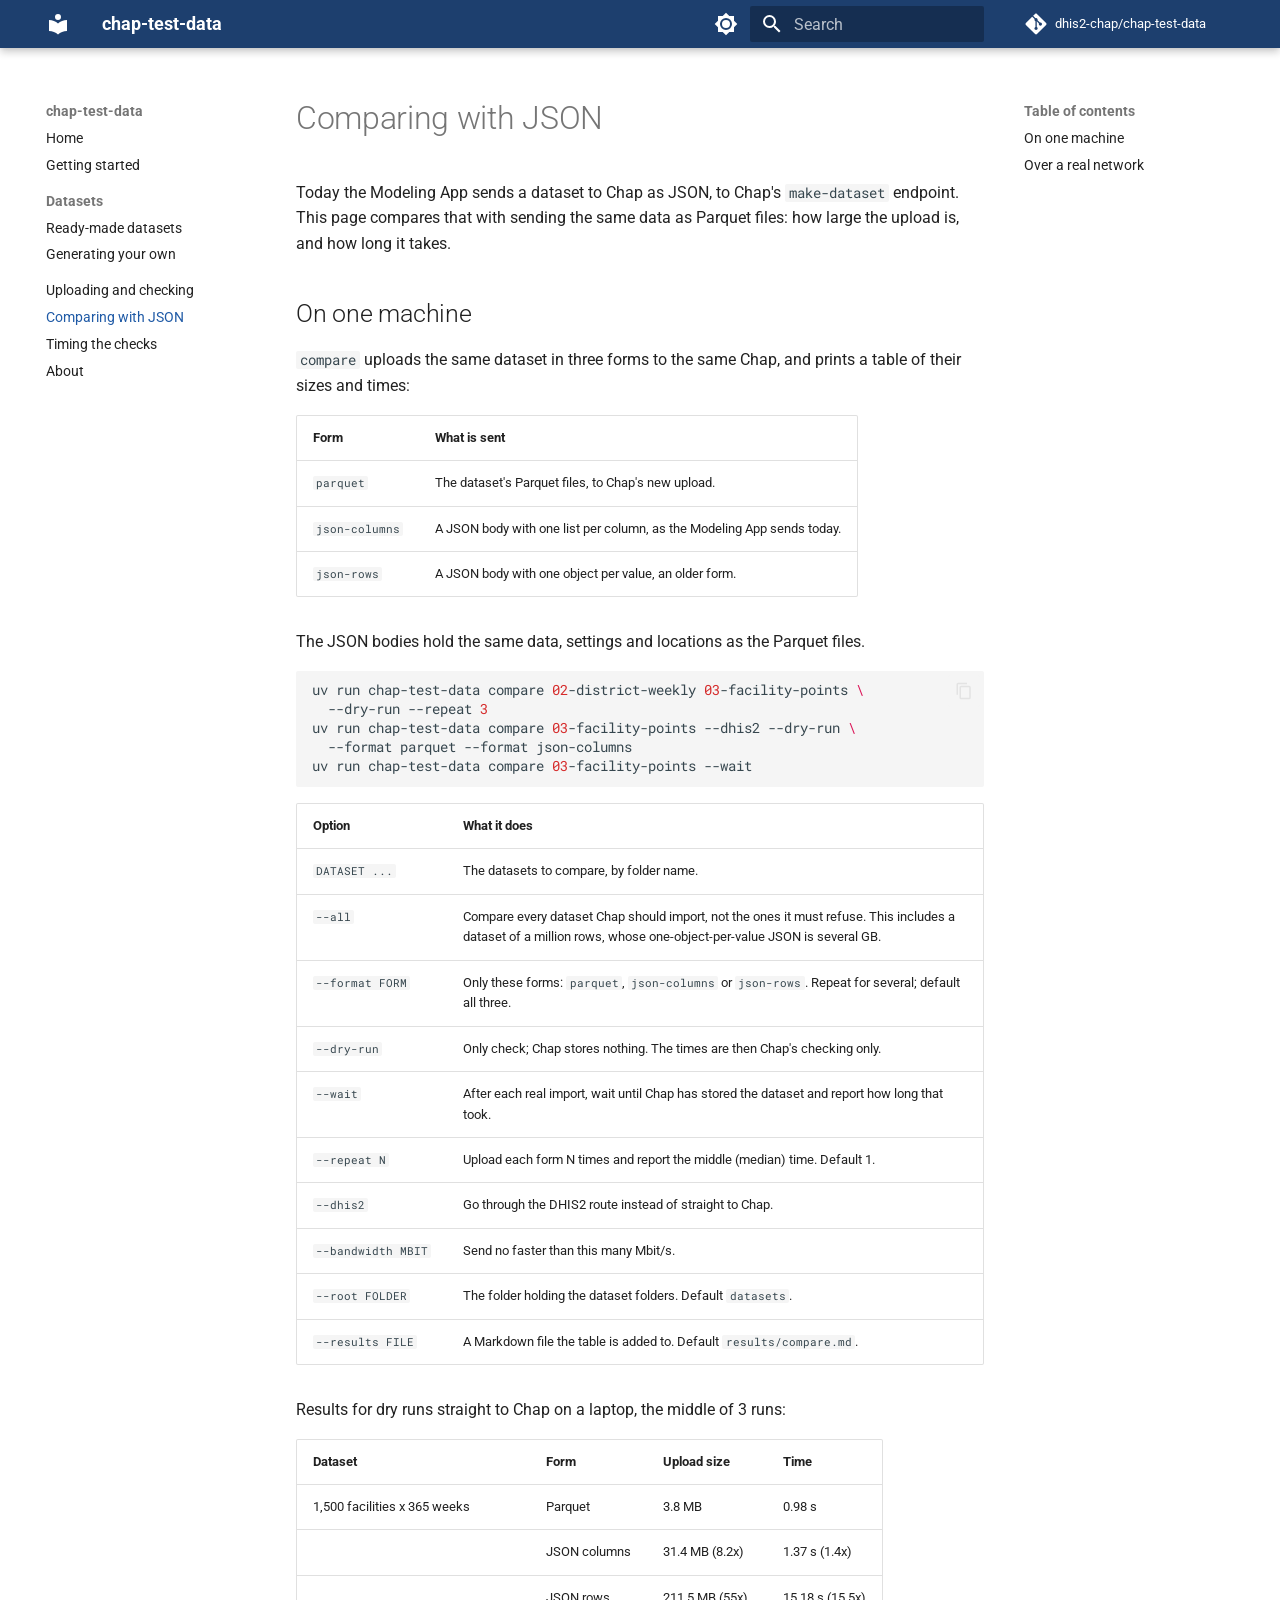
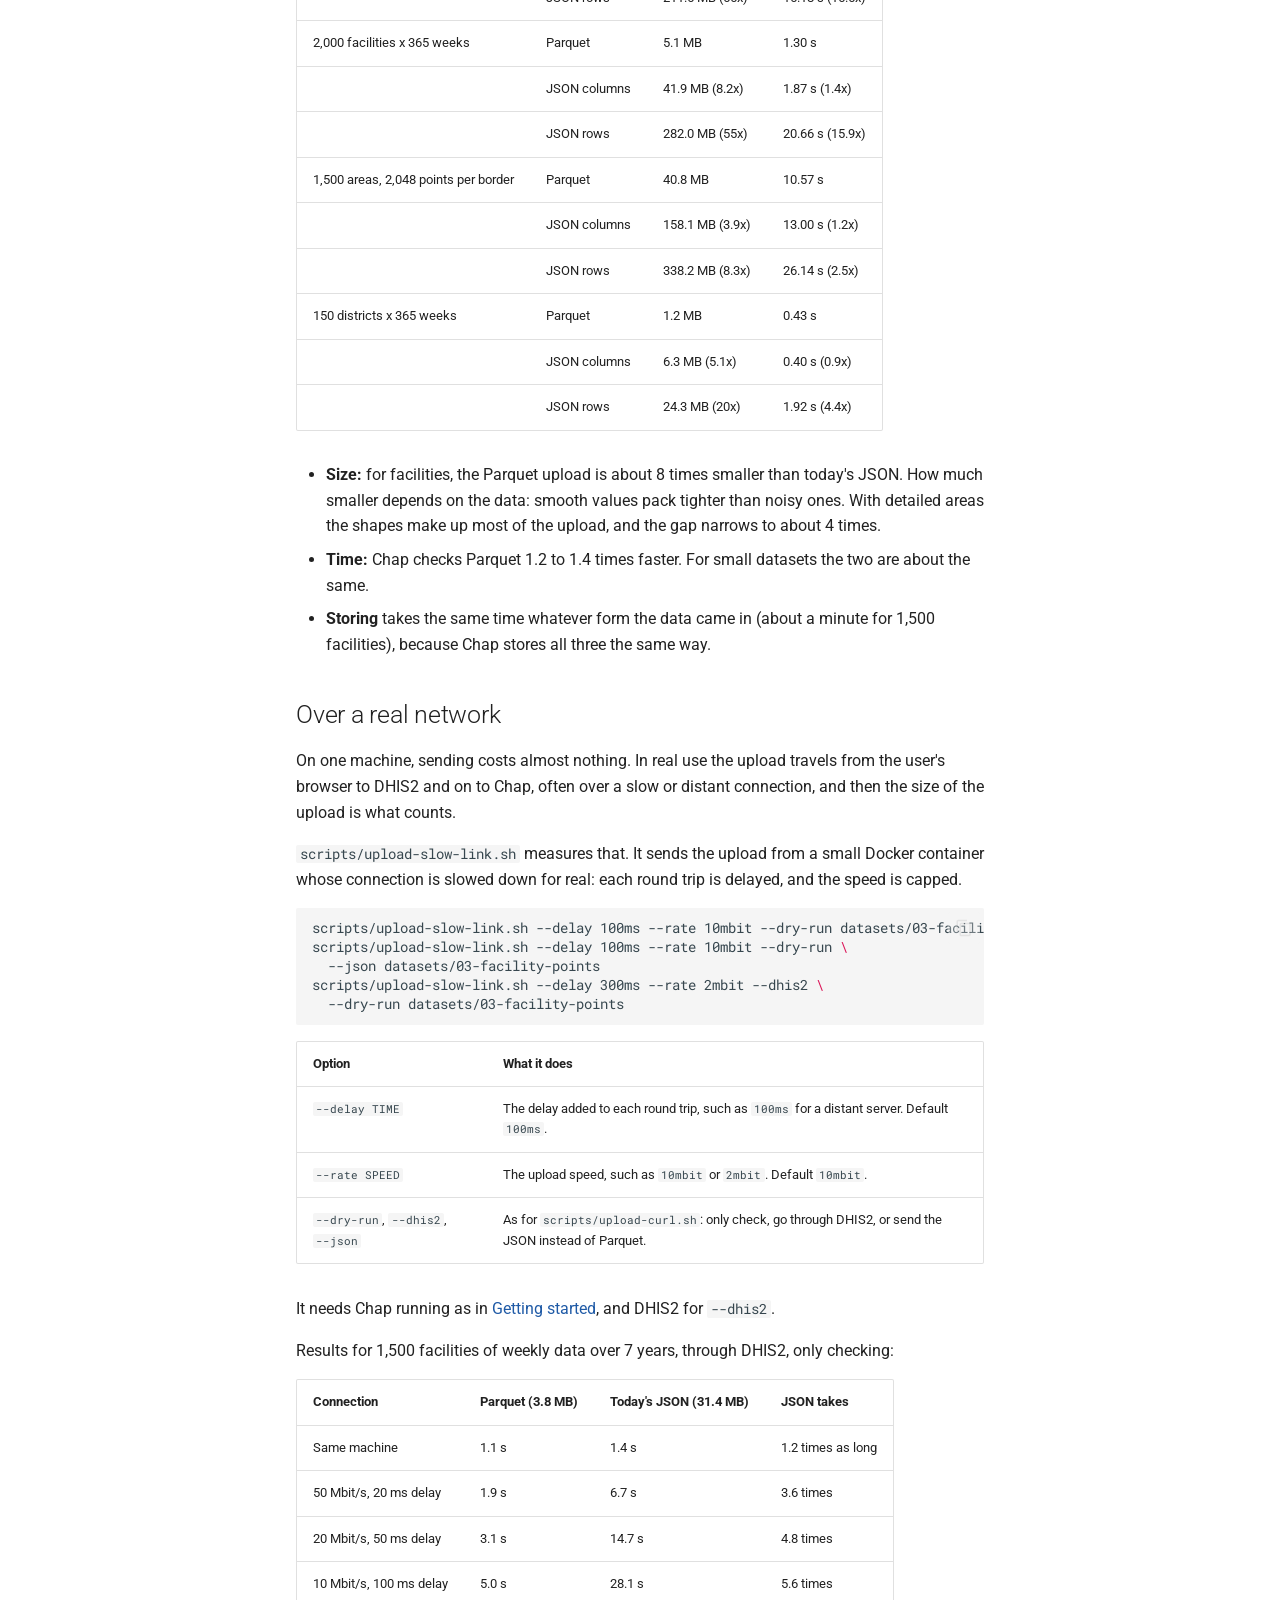
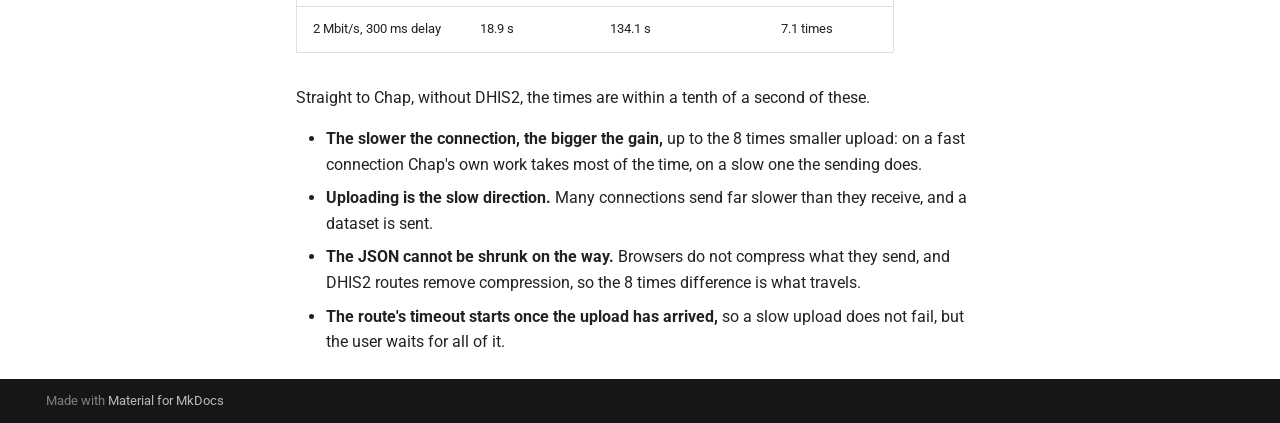
<file: comparing/index.html>
<!doctype html>
<html lang="en" class="no-js">
  <head>
    
      <meta charset="utf-8">
      <meta name="viewport" content="width=device-width,initial-scale=1">
      
        <meta name="description" content="Generate Chap test datasets of any size and upload, check and compare them against Chap">
      
      
      
        <link rel="canonical" href="https://dhis2-chap.github.io/chap-test-data/comparing/">
      
      
        <link rel="prev" href="../uploading/">
      
      
        <link rel="next" href="../checks/">
      
      
        
      
      
      <link rel="icon" href="../assets/images/favicon.png">
      <meta name="generator" content="mkdocs-1.6.1, mkdocs-material-9.8.2">
    
    
      
        <title>Comparing with JSON - chap-test-data</title>
      
    
    
      <link rel="stylesheet" href="../assets/stylesheets/main.57a0d79d.min.css">
      
        
        <link rel="stylesheet" href="../assets/stylesheets/palette.fb2fffe2.min.css">
      
      


    
    
      
    
    
      
        
        
        <link rel="preconnect" href="https://fonts.gstatic.com" crossorigin>
        <link rel="stylesheet" href="https://fonts.googleapis.com/css?family=Roboto:300,300i,400,400i,700,700i%7CRoboto+Mono:400,400i,700,700i&display=fallback">
        <style>:root{--md-text-font:"Roboto";--md-code-font:"Roboto Mono"}</style>
      
    
    
      <link rel="stylesheet" href="../stylesheets/extra.css">
    
    <script>__md_scope=new URL("..",location),__md_hash=e=>[...e].reduce(((e,_)=>(e<<5)-e+_.charCodeAt(0)),0),__md_get=(e,_=localStorage,t=__md_scope)=>JSON.parse(_.getItem(t.pathname+"."+e)),__md_set=(e,_,t=localStorage,a=__md_scope)=>{try{t.setItem(a.pathname+"."+e,JSON.stringify(_))}catch(e){}}</script>
    
      

    
    
  </head>
  
  
    
    
      
    
    
    
    
    <body dir="ltr" data-md-color-scheme="default" data-md-color-primary="custom" data-md-color-accent="custom">
  
    
    <input class="md-toggle" data-md-toggle="drawer" type="checkbox" id="__drawer" autocomplete="off">
    <input class="md-toggle" data-md-toggle="search" type="checkbox" id="__search" autocomplete="off">
    <label class="md-overlay" for="__drawer"></label>
    <div data-md-component="skip">
      
        
        <a href="#comparing-with-json" class="md-skip">
          Skip to content
        </a>
      
    </div>
    <div data-md-component="announce">
      
    </div>
    
    
      

  

<header class="md-header md-header--shadow" data-md-component="header">
  <nav class="md-header__inner md-grid" aria-label="Header">
    <a href=".." title="chap-test-data" class="md-header__button md-logo" aria-label="chap-test-data" data-md-component="logo">
      
  
  <svg xmlns="http://www.w3.org/2000/svg" viewBox="0 0 24 24"><path d="M12 8a3 3 0 0 0 3-3 3 3 0 0 0-3-3 3 3 0 0 0-3 3 3 3 0 0 0 3 3m0 3.54C9.64 9.35 6.5 8 3 8v11c3.5 0 6.64 1.35 9 3.54 2.36-2.19 5.5-3.54 9-3.54V8c-3.5 0-6.64 1.35-9 3.54"/></svg>

    </a>
    <label class="md-header__button md-icon" for="__drawer">
      
      <svg xmlns="http://www.w3.org/2000/svg" viewBox="0 0 24 24"><path d="M3 6h18v2H3zm0 5h18v2H3zm0 5h18v2H3z"/></svg>
    </label>
    <div class="md-header__title" data-md-component="header-title">
      <div class="md-header__ellipsis">
        <div class="md-header__topic">
          <span class="md-ellipsis">
            chap-test-data
          </span>
        </div>
        <div class="md-header__topic" data-md-component="header-topic">
          <span class="md-ellipsis">
            
              Comparing with JSON
            
          </span>
        </div>
      </div>
    </div>
    
      
        <form class="md-header__option" data-md-component="palette">
  
    
    
    
    <input class="md-option" data-md-color-media="" data-md-color-scheme="default" data-md-color-primary="custom" data-md-color-accent="custom"  aria-label="Switch to dark mode"  type="radio" name="__palette" id="__palette_0">
    
      <label class="md-header__button md-icon" title="Switch to dark mode" for="__palette_1" hidden>
        <svg xmlns="http://www.w3.org/2000/svg" viewBox="0 0 24 24"><path d="M12 8a4 4 0 0 0-4 4 4 4 0 0 0 4 4 4 4 0 0 0 4-4 4 4 0 0 0-4-4m0 10a6 6 0 0 1-6-6 6 6 0 0 1 6-6 6 6 0 0 1 6 6 6 6 0 0 1-6 6m8-9.31V4h-4.69L12 .69 8.69 4H4v4.69L.69 12 4 15.31V20h4.69L12 23.31 15.31 20H20v-4.69L23.31 12z"/></svg>
      </label>
    
  
    
    
    
    <input class="md-option" data-md-color-media="" data-md-color-scheme="slate" data-md-color-primary="custom" data-md-color-accent="custom"  aria-label="Switch to light mode"  type="radio" name="__palette" id="__palette_1">
    
      <label class="md-header__button md-icon" title="Switch to light mode" for="__palette_0" hidden>
        <svg xmlns="http://www.w3.org/2000/svg" viewBox="0 0 24 24"><path d="M12 18c-.89 0-1.74-.2-2.5-.55C11.56 16.5 13 14.42 13 12s-1.44-4.5-3.5-5.45C10.26 6.2 11.11 6 12 6a6 6 0 0 1 6 6 6 6 0 0 1-6 6m8-9.31V4h-4.69L12 .69 8.69 4H4v4.69L.69 12 4 15.31V20h4.69L12 23.31 15.31 20H20v-4.69L23.31 12z"/></svg>
      </label>
    
  
</form>
      
    
    
      <script>var palette=__md_get("__palette");if(palette&&palette.color){if("(prefers-color-scheme)"===palette.color.media){var media=matchMedia("(prefers-color-scheme: light)"),input=document.querySelector(media.matches?"[data-md-color-media='(prefers-color-scheme: light)']":"[data-md-color-media='(prefers-color-scheme: dark)']");palette.color.media=input.getAttribute("data-md-color-media"),palette.color.scheme=input.getAttribute("data-md-color-scheme"),palette.color.primary=input.getAttribute("data-md-color-primary"),palette.color.accent=input.getAttribute("data-md-color-accent")}for(var[key,value]of Object.entries(palette.color))document.body.setAttribute("data-md-color-"+key,value)}</script>
    
    
    
      
      
        <label class="md-header__button md-icon" for="__search">
          
          <svg xmlns="http://www.w3.org/2000/svg" viewBox="0 0 24 24"><path d="M9.5 3A6.5 6.5 0 0 1 16 9.5c0 1.61-.59 3.09-1.56 4.23l.27.27h.79l5 5-1.5 1.5-5-5v-.79l-.27-.27A6.52 6.52 0 0 1 9.5 16 6.5 6.5 0 0 1 3 9.5 6.5 6.5 0 0 1 9.5 3m0 2C7 5 5 7 5 9.5S7 14 9.5 14 14 12 14 9.5 12 5 9.5 5"/></svg>
        </label>
        <div class="md-search" data-md-component="search" role="dialog">
  <label class="md-search__overlay" for="__search"></label>
  <div class="md-search__inner" role="search">
    <form class="md-search__form" name="search">
      <input type="text" class="md-search__input" name="query" aria-label="Search" placeholder="Search" autocapitalize="off" autocorrect="off" autocomplete="off" spellcheck="false" data-md-component="search-query" required>
      <label class="md-search__icon md-icon" for="__search">
        
        <svg xmlns="http://www.w3.org/2000/svg" viewBox="0 0 24 24"><path d="M9.5 3A6.5 6.5 0 0 1 16 9.5c0 1.61-.59 3.09-1.56 4.23l.27.27h.79l5 5-1.5 1.5-5-5v-.79l-.27-.27A6.52 6.52 0 0 1 9.5 16 6.5 6.5 0 0 1 3 9.5 6.5 6.5 0 0 1 9.5 3m0 2C7 5 5 7 5 9.5S7 14 9.5 14 14 12 14 9.5 12 5 9.5 5"/></svg>
        
        <svg xmlns="http://www.w3.org/2000/svg" viewBox="0 0 24 24"><path d="M20 11v2H8l5.5 5.5-1.42 1.42L4.16 12l7.92-7.92L13.5 5.5 8 11z"/></svg>
      </label>
      <nav class="md-search__options" aria-label="Search">
        
        <button type="reset" class="md-search__icon md-icon" title="Clear" aria-label="Clear" tabindex="-1">
          
          <svg xmlns="http://www.w3.org/2000/svg" viewBox="0 0 24 24"><path d="M19 6.41 17.59 5 12 10.59 6.41 5 5 6.41 10.59 12 5 17.59 6.41 19 12 13.41 17.59 19 19 17.59 13.41 12z"/></svg>
        </button>
      </nav>
      
    </form>
    <div class="md-search__output">
      <div class="md-search__scrollwrap" tabindex="0" data-md-scrollfix>
        <div class="md-search-result" data-md-component="search-result">
          <div class="md-search-result__meta">
            Initializing search
          </div>
          <ol class="md-search-result__list" role="presentation"></ol>
        </div>
      </div>
    </div>
  </div>
</div>
      
    
    
      <div class="md-header__source">
        <a href="https://github.com/dhis2-chap/chap-test-data" title="Go to repository" class="md-source" data-md-component="source">
  <div class="md-source__icon md-icon">
    
    <svg xmlns="http://www.w3.org/2000/svg" viewBox="0 0 448 512"><!--! Font Awesome Free 7.1.0 by @fontawesome - https://fontawesome.com License - https://fontawesome.com/license/free (Icons: CC BY 4.0, Fonts: SIL OFL 1.1, Code: MIT License) Copyright 2025 Fonticons, Inc.--><path d="M439.6 236.1 244 40.5c-5.4-5.5-12.8-8.5-20.4-8.5s-15 3-20.4 8.4L162.5 81l51.5 51.5c27.1-9.1 52.7 16.8 43.4 43.7l49.7 49.7c34.2-11.8 61.2 31 35.5 56.7-26.5 26.5-70.2-2.9-56-37.3L240.3 199v121.9c25.3 12.5 22.3 41.8 9.1 55-6.4 6.4-15.2 10.1-24.3 10.1s-17.8-3.6-24.3-10.1c-17.6-17.6-11.1-46.9 11.2-56v-123c-20.8-8.5-24.6-30.7-18.6-45L142.6 101 8.5 235.1C3 240.6 0 247.9 0 255.5s3 15 8.5 20.4l195.6 195.7c5.4 5.4 12.7 8.4 20.4 8.4s15-3 20.4-8.4l194.7-194.7c5.4-5.4 8.4-12.8 8.4-20.4s-3-15-8.4-20.4"/></svg>
  </div>
  <div class="md-source__repository">
    dhis2-chap/chap-test-data
  </div>
</a>
      </div>
    
  </nav>
  
</header>
    
    <div class="md-container" data-md-component="container">
      
      
        
          
        
      
      <main class="md-main" data-md-component="main">
        <div class="md-main__inner md-grid">
          
            
              
              <div class="md-sidebar md-sidebar--primary" data-md-component="sidebar" data-md-type="navigation" >
                <div class="md-sidebar__scrollwrap">
                  <div class="md-sidebar__inner">
                    



<nav class="md-nav md-nav--primary" aria-label="Navigation" data-md-level="0">
  <label class="md-nav__title" for="__drawer">
    <a href=".." title="chap-test-data" class="md-nav__button md-logo" aria-label="chap-test-data" data-md-component="logo">
      
  
  <svg xmlns="http://www.w3.org/2000/svg" viewBox="0 0 24 24"><path d="M12 8a3 3 0 0 0 3-3 3 3 0 0 0-3-3 3 3 0 0 0-3 3 3 3 0 0 0 3 3m0 3.54C9.64 9.35 6.5 8 3 8v11c3.5 0 6.64 1.35 9 3.54 2.36-2.19 5.5-3.54 9-3.54V8c-3.5 0-6.64 1.35-9 3.54"/></svg>

    </a>
    chap-test-data
  </label>
  
    <div class="md-nav__source">
      <a href="https://github.com/dhis2-chap/chap-test-data" title="Go to repository" class="md-source" data-md-component="source">
  <div class="md-source__icon md-icon">
    
    <svg xmlns="http://www.w3.org/2000/svg" viewBox="0 0 448 512"><!--! Font Awesome Free 7.1.0 by @fontawesome - https://fontawesome.com License - https://fontawesome.com/license/free (Icons: CC BY 4.0, Fonts: SIL OFL 1.1, Code: MIT License) Copyright 2025 Fonticons, Inc.--><path d="M439.6 236.1 244 40.5c-5.4-5.5-12.8-8.5-20.4-8.5s-15 3-20.4 8.4L162.5 81l51.5 51.5c27.1-9.1 52.7 16.8 43.4 43.7l49.7 49.7c34.2-11.8 61.2 31 35.5 56.7-26.5 26.5-70.2-2.9-56-37.3L240.3 199v121.9c25.3 12.5 22.3 41.8 9.1 55-6.4 6.4-15.2 10.1-24.3 10.1s-17.8-3.6-24.3-10.1c-17.6-17.6-11.1-46.9 11.2-56v-123c-20.8-8.5-24.6-30.7-18.6-45L142.6 101 8.5 235.1C3 240.6 0 247.9 0 255.5s3 15 8.5 20.4l195.6 195.7c5.4 5.4 12.7 8.4 20.4 8.4s15-3 20.4-8.4l194.7-194.7c5.4-5.4 8.4-12.8 8.4-20.4s-3-15-8.4-20.4"/></svg>
  </div>
  <div class="md-source__repository">
    dhis2-chap/chap-test-data
  </div>
</a>
    </div>
  
  <ul class="md-nav__list" data-md-scrollfix>
    
      
      
  
  
  
  
    <li class="md-nav__item">
      <a href=".." class="md-nav__link">
        
  
  
  <span class="md-ellipsis">
    
  
    Home
  

    
  </span>
  
  

      </a>
    </li>
  

    
      
      
  
  
  
  
    <li class="md-nav__item">
      <a href="../getting-started/" class="md-nav__link">
        
  
  
  <span class="md-ellipsis">
    
  
    Getting started
  

    
  </span>
  
  

      </a>
    </li>
  

    
      
      
  
  
  
  
    
    
    
    
      
        
        
      
    
    
    <li class="md-nav__item md-nav__item--section md-nav__item--nested">
      
        
        
        <input class="md-nav__toggle md-toggle " type="checkbox" id="__nav_3" >
        
          
          <label class="md-nav__link" for="__nav_3" id="__nav_3_label" tabindex="">
            
  
  
  <span class="md-ellipsis">
    
  
    Datasets
  

    
  </span>
  
  

            <span class="md-nav__icon md-icon"></span>
          </label>
        
        <nav class="md-nav" data-md-level="1" aria-labelledby="__nav_3_label" aria-expanded="false">
          <label class="md-nav__title" for="__nav_3">
            <span class="md-nav__icon md-icon"></span>
            
  
    Datasets
  

          </label>
          <ul class="md-nav__list" data-md-scrollfix>
            
              
                
  
  
  
  
    <li class="md-nav__item">
      <a href="../ready-made/" class="md-nav__link">
        
  
  
  <span class="md-ellipsis">
    
  
    Ready-made datasets
  

    
  </span>
  
  

      </a>
    </li>
  

              
            
              
                
  
  
  
  
    <li class="md-nav__item">
      <a href="../generating/" class="md-nav__link">
        
  
  
  <span class="md-ellipsis">
    
  
    Generating your own
  

    
  </span>
  
  

      </a>
    </li>
  

              
            
          </ul>
        </nav>
      
    </li>
  

    
      
      
  
  
  
  
    <li class="md-nav__item">
      <a href="../uploading/" class="md-nav__link">
        
  
  
  <span class="md-ellipsis">
    
  
    Uploading and checking
  

    
  </span>
  
  

      </a>
    </li>
  

    
      
      
  
  
    
  
  
  
    <li class="md-nav__item md-nav__item--active">
      
      <input class="md-nav__toggle md-toggle" type="checkbox" id="__toc">
      
      
        
      
      
        <label class="md-nav__link md-nav__link--active" for="__toc">
          
  
  
  <span class="md-ellipsis">
    
  
    Comparing with JSON
  

    
  </span>
  
  

          <span class="md-nav__icon md-icon"></span>
        </label>
      
      <a href="./" class="md-nav__link md-nav__link--active">
        
  
  
  <span class="md-ellipsis">
    
  
    Comparing with JSON
  

    
  </span>
  
  

      </a>
      
        

<nav class="md-nav md-nav--secondary" aria-label="Table of contents">
  
  
  
    
  
  
    <label class="md-nav__title" for="__toc">
      <span class="md-nav__icon md-icon"></span>
      Table of contents
    </label>
    <ul class="md-nav__list" data-md-component="toc" data-md-scrollfix>
      
        <li class="md-nav__item">
  <a href="#on-one-machine" class="md-nav__link">
    <span class="md-ellipsis">
      
        On one machine
      
    </span>
  </a>
  
</li>
      
        <li class="md-nav__item">
  <a href="#over-a-real-network" class="md-nav__link">
    <span class="md-ellipsis">
      
        Over a real network
      
    </span>
  </a>
  
</li>
      
    </ul>
  
</nav>
      
    </li>
  

    
      
      
  
  
  
  
    <li class="md-nav__item">
      <a href="../checks/" class="md-nav__link">
        
  
  
  <span class="md-ellipsis">
    
  
    Timing the checks
  

    
  </span>
  
  

      </a>
    </li>
  

    
      
      
  
  
  
  
    <li class="md-nav__item">
      <a href="../about/" class="md-nav__link">
        
  
  
  <span class="md-ellipsis">
    
  
    About
  

    
  </span>
  
  

      </a>
    </li>
  

    
  </ul>
</nav>
                  </div>
                </div>
              </div>
            
            
              
              <div class="md-sidebar md-sidebar--secondary" data-md-component="sidebar" data-md-type="toc" >
                <div class="md-sidebar__scrollwrap">
                  <div class="md-sidebar__inner">
                    

<nav class="md-nav md-nav--secondary" aria-label="Table of contents">
  
  
  
    
  
  
    <label class="md-nav__title" for="__toc">
      <span class="md-nav__icon md-icon"></span>
      Table of contents
    </label>
    <ul class="md-nav__list" data-md-component="toc" data-md-scrollfix>
      
        <li class="md-nav__item">
  <a href="#on-one-machine" class="md-nav__link">
    <span class="md-ellipsis">
      
        On one machine
      
    </span>
  </a>
  
</li>
      
        <li class="md-nav__item">
  <a href="#over-a-real-network" class="md-nav__link">
    <span class="md-ellipsis">
      
        Over a real network
      
    </span>
  </a>
  
</li>
      
    </ul>
  
</nav>
                  </div>
                </div>
              </div>
            
          
          
            <div class="md-content" data-md-component="content">
              
              <article class="md-content__inner md-typeset">
                
                  


  
  


<h1 id="comparing-with-json">Comparing with JSON<a class="headerlink" href="#comparing-with-json" title="Permanent link">&para;</a></h1>
<p>Today the Modeling App sends a dataset to Chap as JSON, to Chap's <code>make-dataset</code> endpoint. This
page compares that with sending the same data as Parquet files: how large the upload is, and how
long it takes.</p>
<h2 id="on-one-machine">On one machine<a class="headerlink" href="#on-one-machine" title="Permanent link">&para;</a></h2>
<p><code>compare</code> uploads the same dataset in three forms to the same Chap, and prints a table of their
sizes and times:</p>
<table>
<thead>
<tr>
<th>Form</th>
<th>What is sent</th>
</tr>
</thead>
<tbody>
<tr>
<td><code>parquet</code></td>
<td>The dataset's Parquet files, to Chap's new upload.</td>
</tr>
<tr>
<td><code>json-columns</code></td>
<td>A JSON body with one list per column, as the Modeling App sends today.</td>
</tr>
<tr>
<td><code>json-rows</code></td>
<td>A JSON body with one object per value, an older form.</td>
</tr>
</tbody>
</table>
<p>The JSON bodies hold the same data, settings and locations as the Parquet files.</p>
<div class="highlight"><pre><span></span><code><a id="__codelineno-0-1" name="__codelineno-0-1" href="#__codelineno-0-1"></a>uv<span class="w"> </span>run<span class="w"> </span>chap-test-data<span class="w"> </span>compare<span class="w"> </span><span class="m">02</span>-district-weekly<span class="w"> </span><span class="m">03</span>-facility-points<span class="w"> </span><span class="se">\</span>
<a id="__codelineno-0-2" name="__codelineno-0-2" href="#__codelineno-0-2"></a><span class="w">  </span>--dry-run<span class="w"> </span>--repeat<span class="w"> </span><span class="m">3</span>
<a id="__codelineno-0-3" name="__codelineno-0-3" href="#__codelineno-0-3"></a>uv<span class="w"> </span>run<span class="w"> </span>chap-test-data<span class="w"> </span>compare<span class="w"> </span><span class="m">03</span>-facility-points<span class="w"> </span>--dhis2<span class="w"> </span>--dry-run<span class="w"> </span><span class="se">\</span>
<a id="__codelineno-0-4" name="__codelineno-0-4" href="#__codelineno-0-4"></a><span class="w">  </span>--format<span class="w"> </span>parquet<span class="w"> </span>--format<span class="w"> </span>json-columns
<a id="__codelineno-0-5" name="__codelineno-0-5" href="#__codelineno-0-5"></a>uv<span class="w"> </span>run<span class="w"> </span>chap-test-data<span class="w"> </span>compare<span class="w"> </span><span class="m">03</span>-facility-points<span class="w"> </span>--wait
</code></pre></div>
<table>
<thead>
<tr>
<th>Option</th>
<th>What it does</th>
</tr>
</thead>
<tbody>
<tr>
<td><code>DATASET ...</code></td>
<td>The datasets to compare, by folder name.</td>
</tr>
<tr>
<td><code>--all</code></td>
<td>Compare every dataset Chap should import, not the ones it must refuse. This includes a dataset of a million rows, whose one-object-per-value JSON is several GB.</td>
</tr>
<tr>
<td><code>--format FORM</code></td>
<td>Only these forms: <code>parquet</code>, <code>json-columns</code> or <code>json-rows</code>. Repeat for several; default all three.</td>
</tr>
<tr>
<td><code>--dry-run</code></td>
<td>Only check; Chap stores nothing. The times are then Chap's checking only.</td>
</tr>
<tr>
<td><code>--wait</code></td>
<td>After each real import, wait until Chap has stored the dataset and report how long that took.</td>
</tr>
<tr>
<td><code>--repeat N</code></td>
<td>Upload each form N times and report the middle (median) time. Default 1.</td>
</tr>
<tr>
<td><code>--dhis2</code></td>
<td>Go through the DHIS2 route instead of straight to Chap.</td>
</tr>
<tr>
<td><code>--bandwidth MBIT</code></td>
<td>Send no faster than this many Mbit/s.</td>
</tr>
<tr>
<td><code>--root FOLDER</code></td>
<td>The folder holding the dataset folders. Default <code>datasets</code>.</td>
</tr>
<tr>
<td><code>--results FILE</code></td>
<td>A Markdown file the table is added to. Default <code>results/compare.md</code>.</td>
</tr>
</tbody>
</table>
<p>Results for dry runs straight to Chap on a laptop, the middle of 3 runs:</p>
<table>
<thead>
<tr>
<th>Dataset</th>
<th>Form</th>
<th>Upload size</th>
<th>Time</th>
</tr>
</thead>
<tbody>
<tr>
<td>1,500 facilities x 365 weeks</td>
<td>Parquet</td>
<td>3.8 MB</td>
<td>0.98 s</td>
</tr>
<tr>
<td></td>
<td>JSON columns</td>
<td>31.4 MB (8.2x)</td>
<td>1.37 s (1.4x)</td>
</tr>
<tr>
<td></td>
<td>JSON rows</td>
<td>211.5 MB (55x)</td>
<td>15.18 s (15.5x)</td>
</tr>
<tr>
<td>2,000 facilities x 365 weeks</td>
<td>Parquet</td>
<td>5.1 MB</td>
<td>1.30 s</td>
</tr>
<tr>
<td></td>
<td>JSON columns</td>
<td>41.9 MB (8.2x)</td>
<td>1.87 s (1.4x)</td>
</tr>
<tr>
<td></td>
<td>JSON rows</td>
<td>282.0 MB (55x)</td>
<td>20.66 s (15.9x)</td>
</tr>
<tr>
<td>1,500 areas, 2,048 points per border</td>
<td>Parquet</td>
<td>40.8 MB</td>
<td>10.57 s</td>
</tr>
<tr>
<td></td>
<td>JSON columns</td>
<td>158.1 MB (3.9x)</td>
<td>13.00 s (1.2x)</td>
</tr>
<tr>
<td></td>
<td>JSON rows</td>
<td>338.2 MB (8.3x)</td>
<td>26.14 s (2.5x)</td>
</tr>
<tr>
<td>150 districts x 365 weeks</td>
<td>Parquet</td>
<td>1.2 MB</td>
<td>0.43 s</td>
</tr>
<tr>
<td></td>
<td>JSON columns</td>
<td>6.3 MB (5.1x)</td>
<td>0.40 s (0.9x)</td>
</tr>
<tr>
<td></td>
<td>JSON rows</td>
<td>24.3 MB (20x)</td>
<td>1.92 s (4.4x)</td>
</tr>
</tbody>
</table>
<ul>
<li><strong>Size:</strong> for facilities, the Parquet upload is about 8 times smaller than today's JSON. How
  much smaller depends on the data: smooth values pack tighter than noisy ones. With detailed
  areas the shapes make up most of the upload, and the gap narrows to about 4 times.</li>
<li><strong>Time:</strong> Chap checks Parquet 1.2 to 1.4 times faster. For small datasets the two are about the
  same.</li>
<li><strong>Storing</strong> takes the same time whatever form the data came in (about a minute for 1,500
  facilities), because Chap stores all three the same way.</li>
</ul>
<h2 id="over-a-real-network">Over a real network<a class="headerlink" href="#over-a-real-network" title="Permanent link">&para;</a></h2>
<p>On one machine, sending costs almost nothing. In real use the upload travels from the user's
browser to DHIS2 and on to Chap, often over a slow or distant connection, and then the size of
the upload is what counts.</p>
<p><code>scripts/upload-slow-link.sh</code> measures that. It sends the upload from a small Docker container whose connection
is slowed down for real: each round trip is delayed, and the speed is capped.</p>
<div class="highlight"><pre><span></span><code><a id="__codelineno-1-1" name="__codelineno-1-1" href="#__codelineno-1-1"></a>scripts/upload-slow-link.sh<span class="w"> </span>--delay<span class="w"> </span>100ms<span class="w"> </span>--rate<span class="w"> </span>10mbit<span class="w"> </span>--dry-run<span class="w"> </span>datasets/03-facility-points
<a id="__codelineno-1-2" name="__codelineno-1-2" href="#__codelineno-1-2"></a>scripts/upload-slow-link.sh<span class="w"> </span>--delay<span class="w"> </span>100ms<span class="w"> </span>--rate<span class="w"> </span>10mbit<span class="w"> </span>--dry-run<span class="w"> </span><span class="se">\</span>
<a id="__codelineno-1-3" name="__codelineno-1-3" href="#__codelineno-1-3"></a><span class="w">  </span>--json<span class="w"> </span>datasets/03-facility-points
<a id="__codelineno-1-4" name="__codelineno-1-4" href="#__codelineno-1-4"></a>scripts/upload-slow-link.sh<span class="w"> </span>--delay<span class="w"> </span>300ms<span class="w"> </span>--rate<span class="w"> </span>2mbit<span class="w"> </span>--dhis2<span class="w"> </span><span class="se">\</span>
<a id="__codelineno-1-5" name="__codelineno-1-5" href="#__codelineno-1-5"></a><span class="w">  </span>--dry-run<span class="w"> </span>datasets/03-facility-points
</code></pre></div>
<table>
<thead>
<tr>
<th>Option</th>
<th>What it does</th>
</tr>
</thead>
<tbody>
<tr>
<td><code>--delay TIME</code></td>
<td>The delay added to each round trip, such as <code>100ms</code> for a distant server. Default <code>100ms</code>.</td>
</tr>
<tr>
<td><code>--rate SPEED</code></td>
<td>The upload speed, such as <code>10mbit</code> or <code>2mbit</code>. Default <code>10mbit</code>.</td>
</tr>
<tr>
<td><code>--dry-run</code>, <code>--dhis2</code>, <code>--json</code></td>
<td>As for <code>scripts/upload-curl.sh</code>: only check, go through DHIS2, or send the JSON instead of Parquet.</td>
</tr>
</tbody>
</table>
<p>It needs Chap running as in <a href="../getting-started/">Getting started</a>, and DHIS2 for <code>--dhis2</code>.</p>
<p>Results for 1,500 facilities of weekly data over 7 years, through DHIS2, only checking:</p>
<table>
<thead>
<tr>
<th>Connection</th>
<th>Parquet (3.8 MB)</th>
<th>Today's JSON (31.4 MB)</th>
<th>JSON takes</th>
</tr>
</thead>
<tbody>
<tr>
<td>Same machine</td>
<td>1.1 s</td>
<td>1.4 s</td>
<td>1.2 times as long</td>
</tr>
<tr>
<td>50 Mbit/s, 20 ms delay</td>
<td>1.9 s</td>
<td>6.7 s</td>
<td>3.6 times</td>
</tr>
<tr>
<td>20 Mbit/s, 50 ms delay</td>
<td>3.1 s</td>
<td>14.7 s</td>
<td>4.8 times</td>
</tr>
<tr>
<td>10 Mbit/s, 100 ms delay</td>
<td>5.0 s</td>
<td>28.1 s</td>
<td>5.6 times</td>
</tr>
<tr>
<td>2 Mbit/s, 300 ms delay</td>
<td>18.9 s</td>
<td>134.1 s</td>
<td>7.1 times</td>
</tr>
</tbody>
</table>
<p>Straight to Chap, without DHIS2, the times are within a tenth of a second of these.</p>
<ul>
<li><strong>The slower the connection, the bigger the gain,</strong> up to the 8 times smaller upload: on a fast
  connection Chap's own work takes most of the time, on a slow one the sending does.</li>
<li><strong>Uploading is the slow direction.</strong> Many connections send far slower than they receive, and
  a dataset is sent.</li>
<li><strong>The JSON cannot be shrunk on the way.</strong> Browsers do not compress what they send, and DHIS2
  routes remove compression, so the 8 times difference is what travels.</li>
<li><strong>The route's timeout starts once the upload has arrived,</strong> so a slow upload does not fail, but
  the user waits for all of it.</li>
</ul>












                
              </article>
            </div>
          
          
<script>var target=document.getElementById(location.hash.slice(1));target&&target.name&&(target.checked=target.name.startsWith("__tabbed_"))</script>
        </div>
        
          <button type="button" class="md-top md-icon" data-md-component="top" hidden>
  
  <svg xmlns="http://www.w3.org/2000/svg" viewBox="0 0 24 24"><path d="M13 20h-2V8l-5.5 5.5-1.42-1.42L12 4.16l7.92 7.92-1.42 1.42L13 8z"/></svg>
  Back to top
</button>
        
      </main>
      
        <footer class="md-footer">
  
  <div class="md-footer-meta md-typeset">
    <div class="md-footer-meta__inner md-grid">
      <div class="md-copyright">
  
  
    Made with
    <a href="https://squidfunk.github.io/mkdocs-material/" target="_blank" rel="noopener">
      Material for MkDocs
    </a>
  
</div>
      
    </div>
  </div>
</footer>
      
    </div>
    <div class="md-dialog" data-md-component="dialog">
      <div class="md-dialog__inner md-typeset"></div>
    </div>
    
    
    
      
      
      <script id="__config" type="application/json">{"annotate": null, "base": "..", "features": ["navigation.sections", "navigation.top", "navigation.tracking", "search.highlight", "content.code.copy"], "search": "../assets/javascripts/workers/search.a7633da7.min.js", "tags": null, "translations": {"clipboard.copied": "Copied to clipboard", "clipboard.copy": "Copy to clipboard", "search.result.more.one": "1 more on this page", "search.result.more.other": "# more on this page", "search.result.none": "No matching documents", "search.result.one": "1 matching document", "search.result.other": "# matching documents", "search.result.placeholder": "Type to start searching", "search.result.term.missing": "Missing", "select.version": "Select version"}, "version": null}</script>
    
    
      <script src="../assets/javascripts/bundle.a5f9d56c.min.js"></script>
      
    
  </body>
</html>
</file>
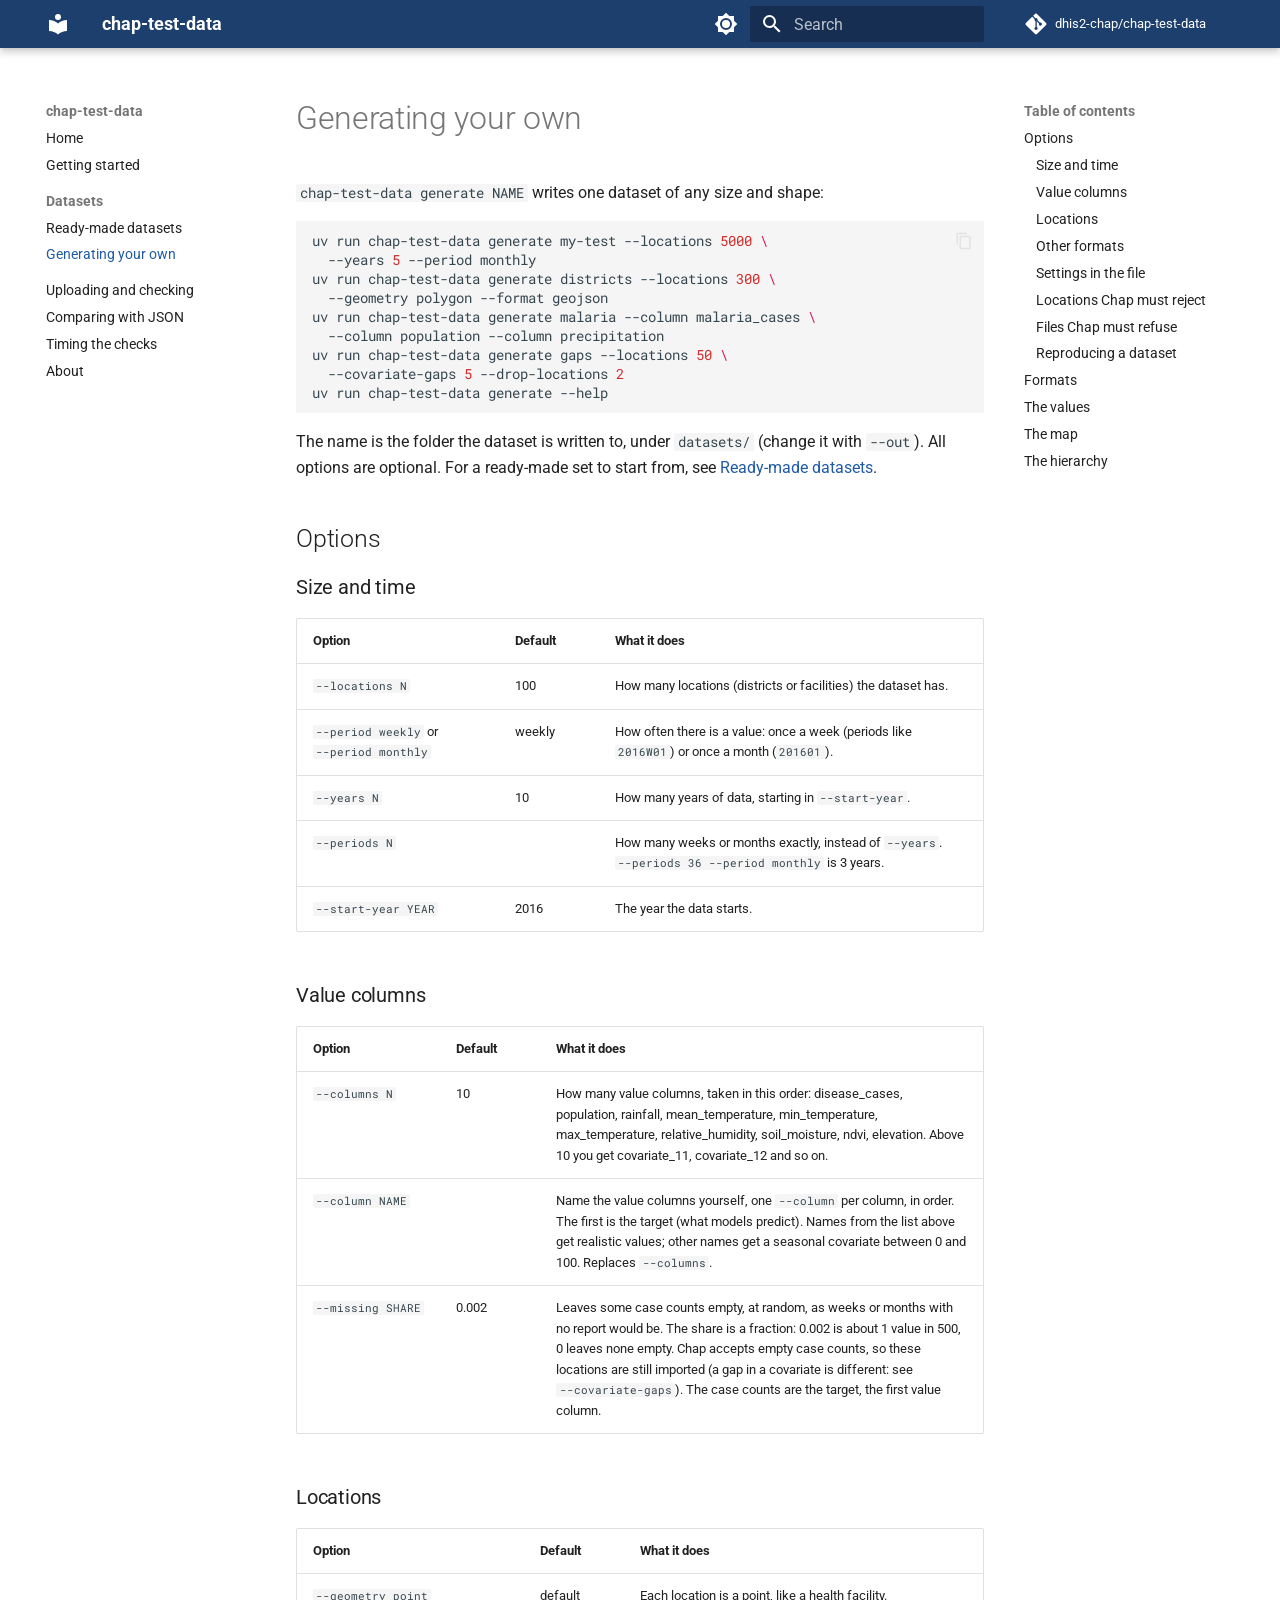
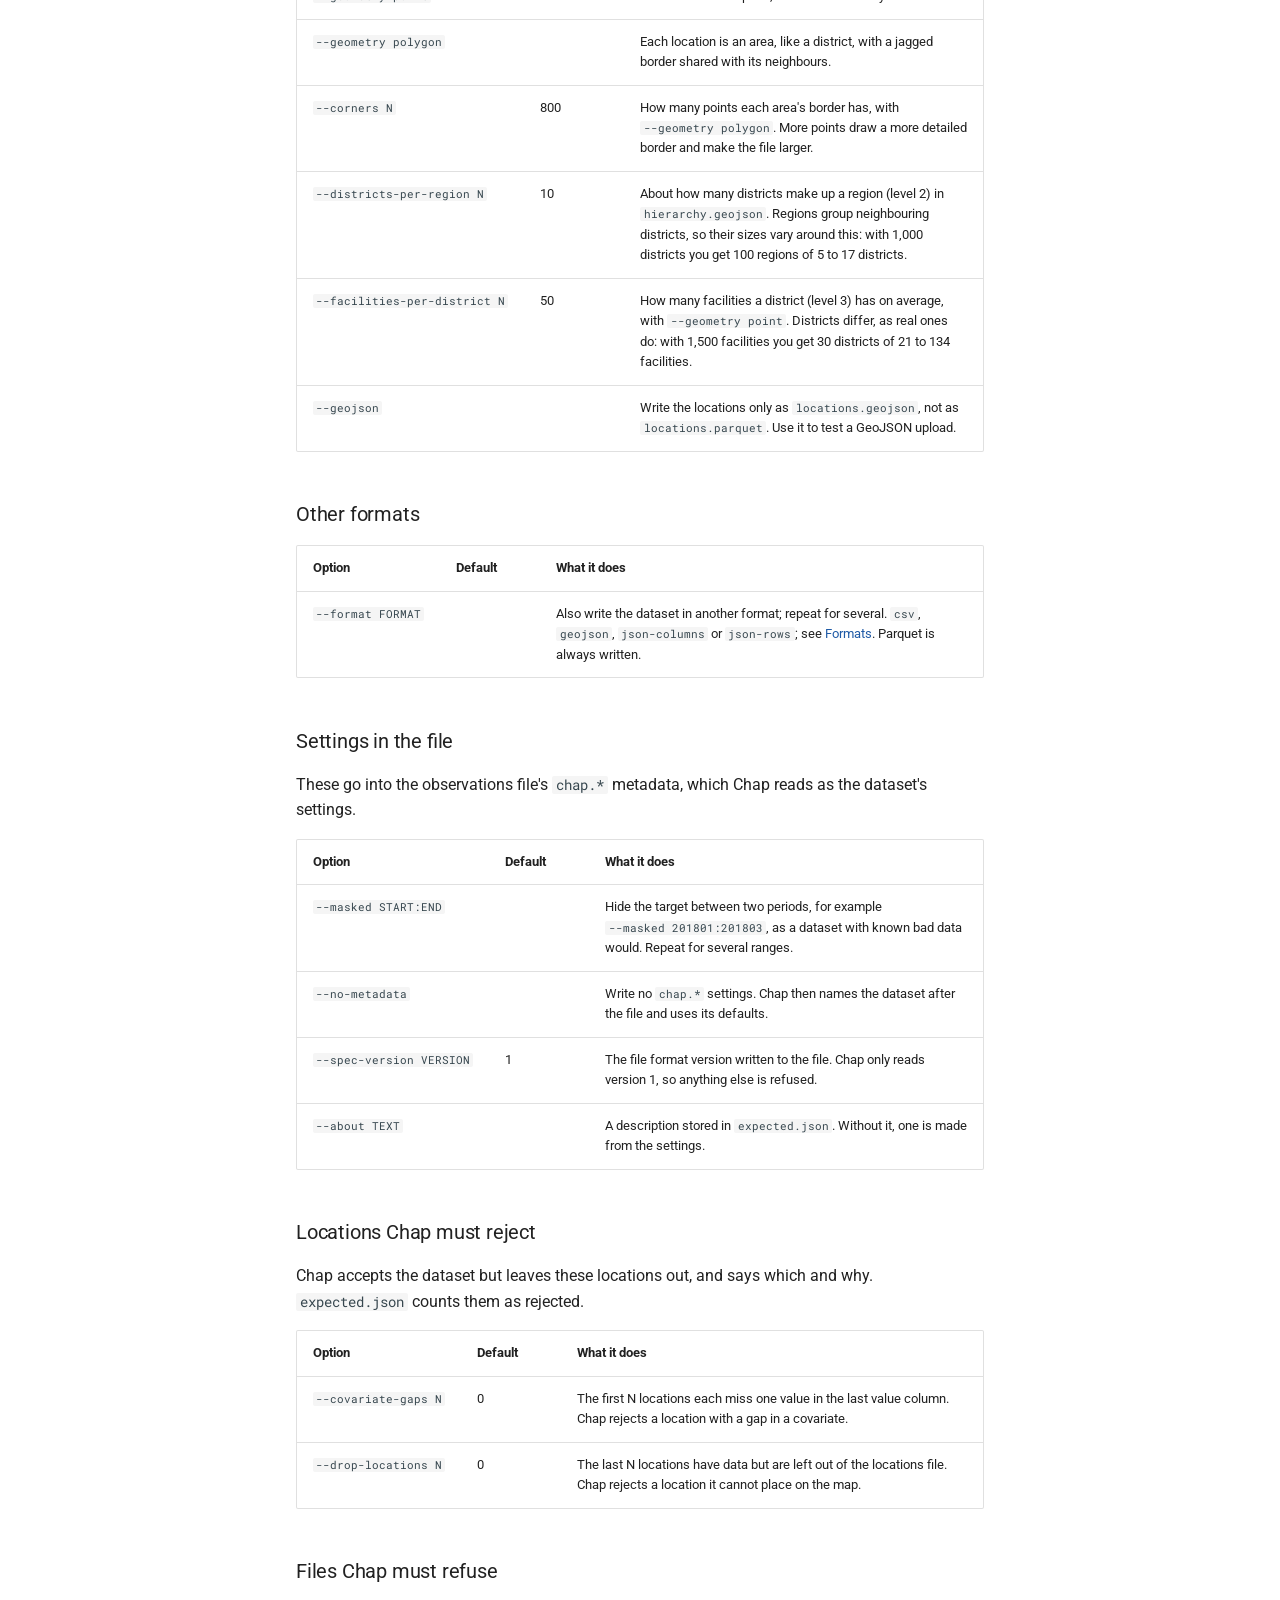
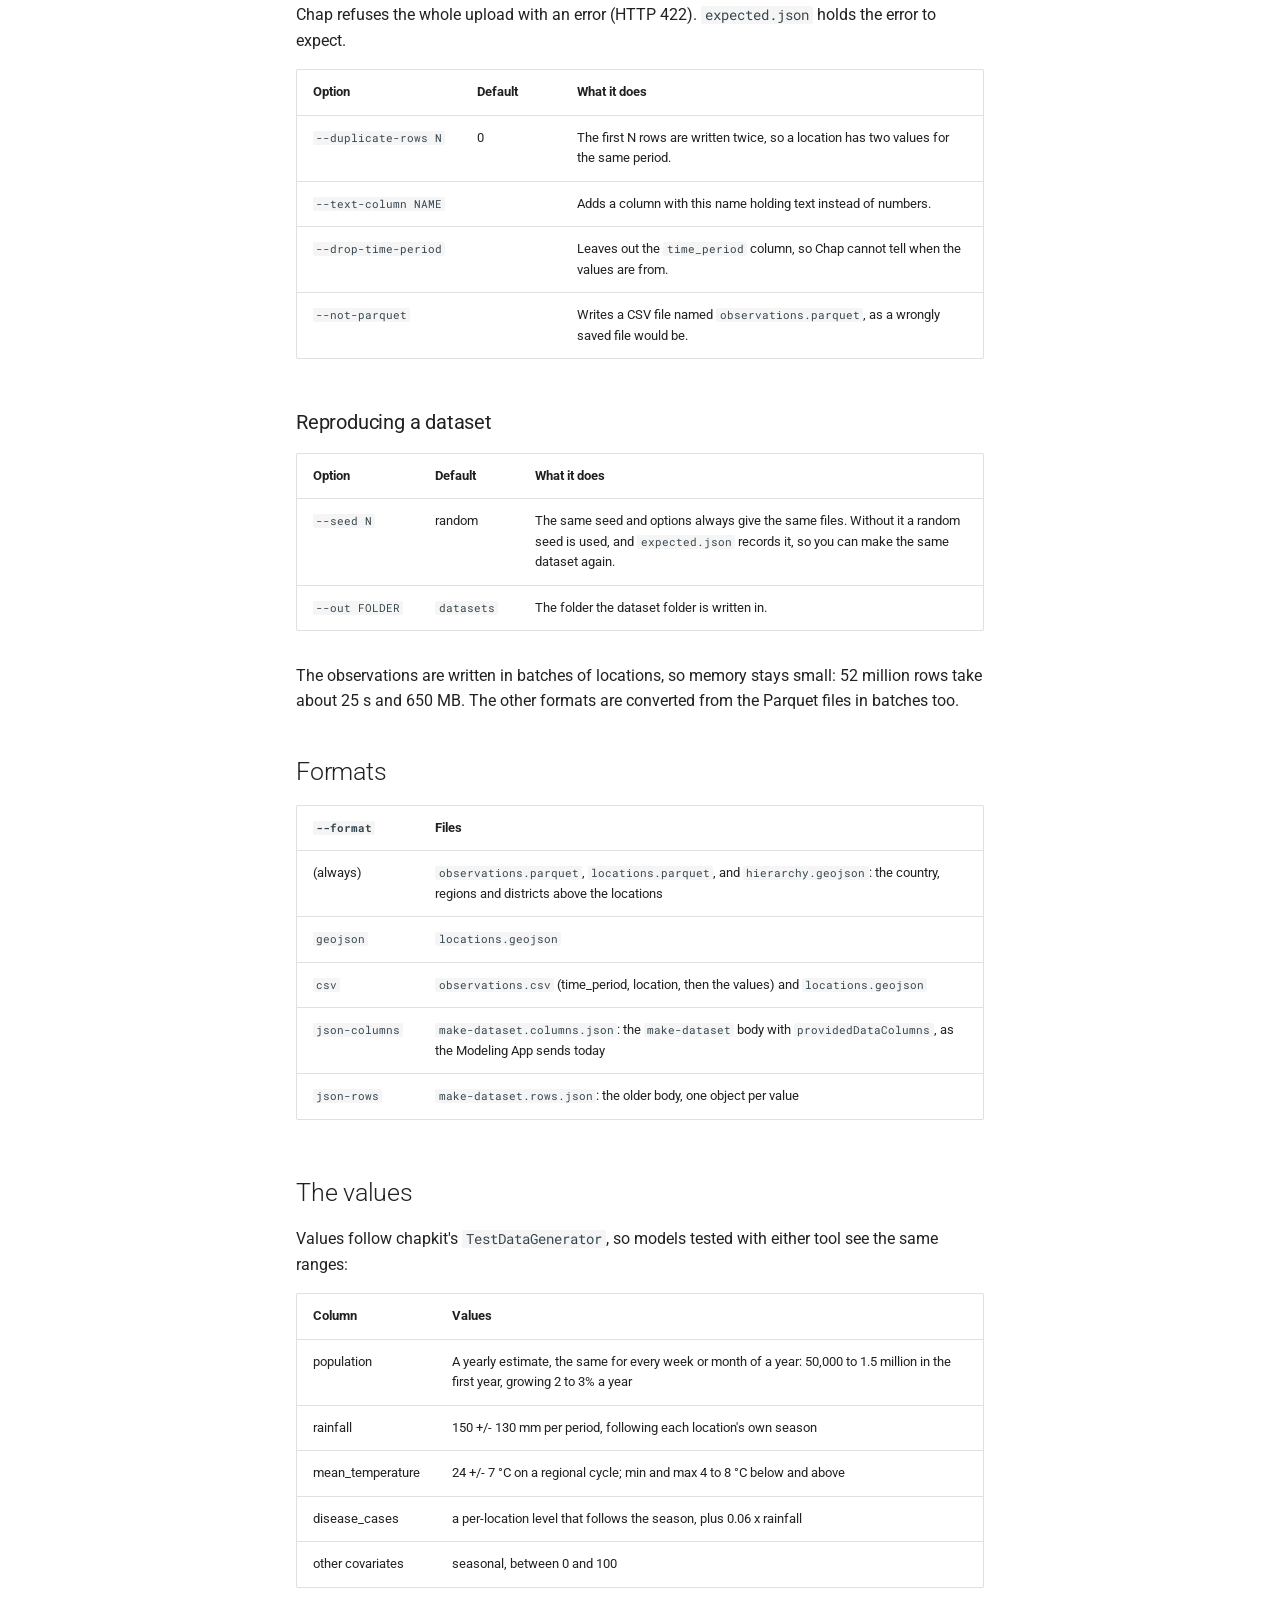
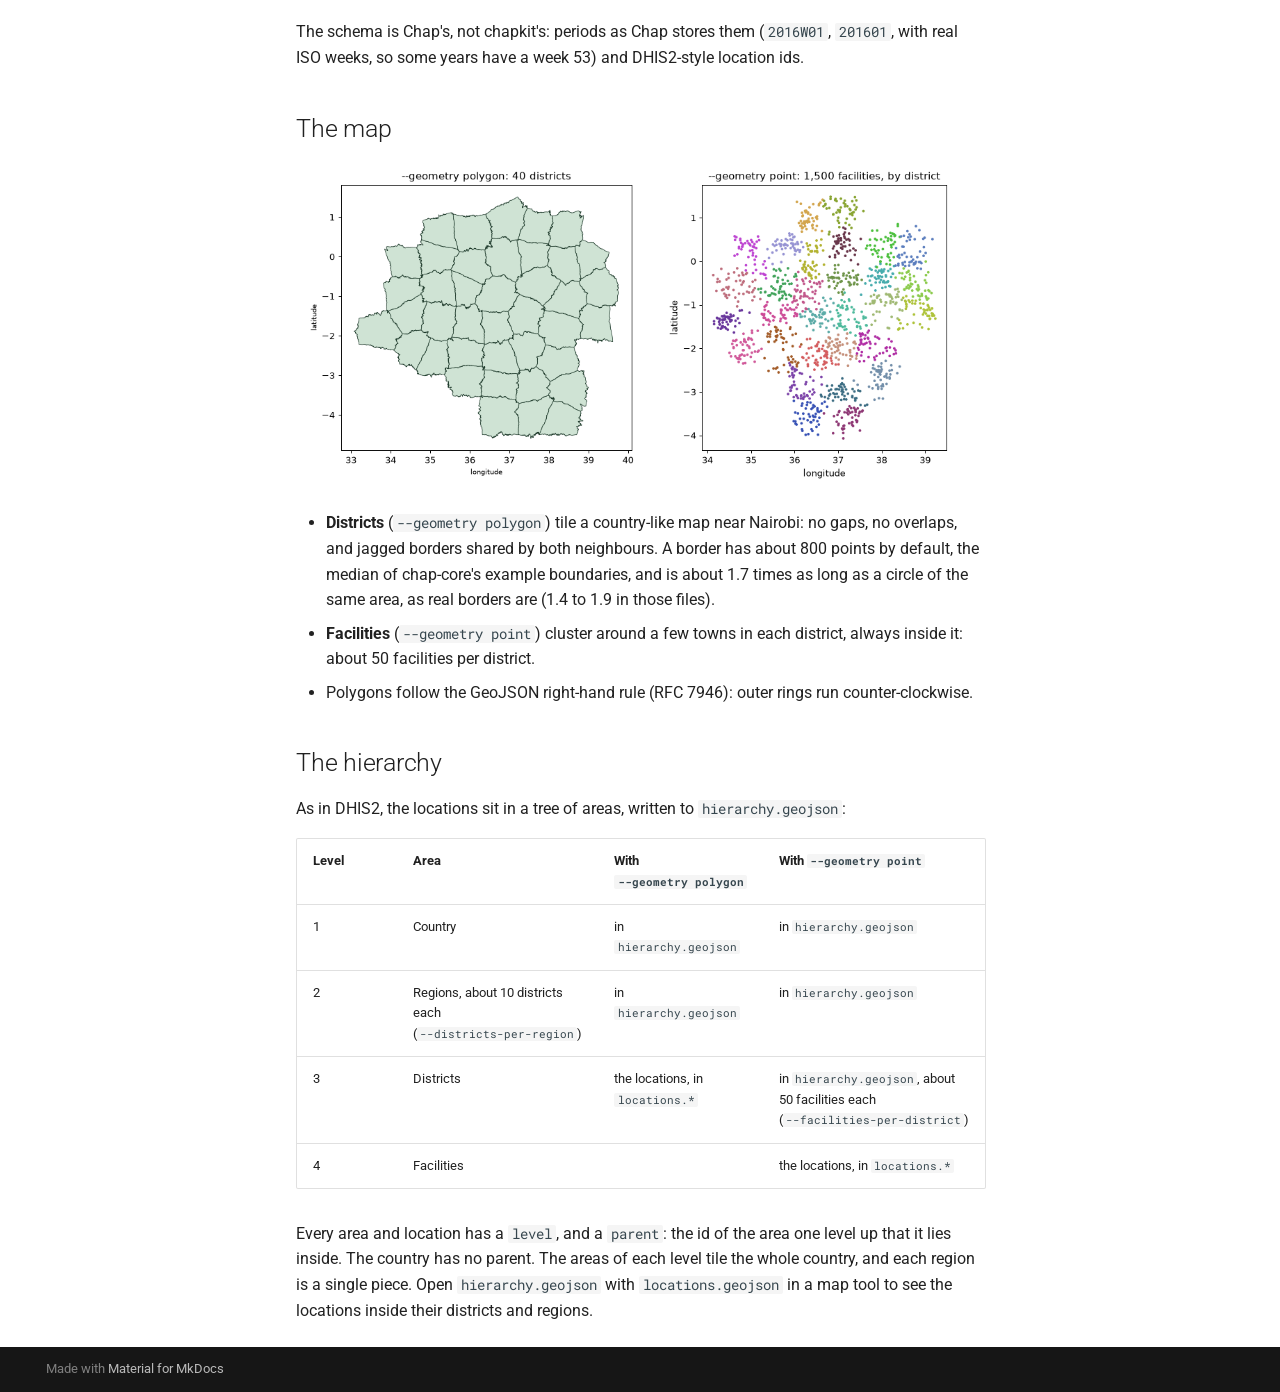
<file: generating/index.html>
<!doctype html>
<html lang="en" class="no-js">
  <head>
    
      <meta charset="utf-8">
      <meta name="viewport" content="width=device-width,initial-scale=1">
      
        <meta name="description" content="Generate Chap test datasets of any size and upload, check and compare them against Chap">
      
      
      
        <link rel="canonical" href="https://dhis2-chap.github.io/chap-test-data/generating/">
      
      
        <link rel="prev" href="../ready-made/">
      
      
        <link rel="next" href="../uploading/">
      
      
        
      
      
      <link rel="icon" href="../assets/images/favicon.png">
      <meta name="generator" content="mkdocs-1.6.1, mkdocs-material-9.8.2">
    
    
      
        <title>Generating your own - chap-test-data</title>
      
    
    
      <link rel="stylesheet" href="../assets/stylesheets/main.57a0d79d.min.css">
      
        
        <link rel="stylesheet" href="../assets/stylesheets/palette.fb2fffe2.min.css">
      
      


    
    
      
    
    
      
        
        
        <link rel="preconnect" href="https://fonts.gstatic.com" crossorigin>
        <link rel="stylesheet" href="https://fonts.googleapis.com/css?family=Roboto:300,300i,400,400i,700,700i%7CRoboto+Mono:400,400i,700,700i&display=fallback">
        <style>:root{--md-text-font:"Roboto";--md-code-font:"Roboto Mono"}</style>
      
    
    
      <link rel="stylesheet" href="../stylesheets/extra.css">
    
    <script>__md_scope=new URL("..",location),__md_hash=e=>[...e].reduce(((e,_)=>(e<<5)-e+_.charCodeAt(0)),0),__md_get=(e,_=localStorage,t=__md_scope)=>JSON.parse(_.getItem(t.pathname+"."+e)),__md_set=(e,_,t=localStorage,a=__md_scope)=>{try{t.setItem(a.pathname+"."+e,JSON.stringify(_))}catch(e){}}</script>
    
      

    
    
  </head>
  
  
    
    
      
    
    
    
    
    <body dir="ltr" data-md-color-scheme="default" data-md-color-primary="custom" data-md-color-accent="custom">
  
    
    <input class="md-toggle" data-md-toggle="drawer" type="checkbox" id="__drawer" autocomplete="off">
    <input class="md-toggle" data-md-toggle="search" type="checkbox" id="__search" autocomplete="off">
    <label class="md-overlay" for="__drawer"></label>
    <div data-md-component="skip">
      
        
        <a href="#generating-your-own" class="md-skip">
          Skip to content
        </a>
      
    </div>
    <div data-md-component="announce">
      
    </div>
    
    
      

  

<header class="md-header md-header--shadow" data-md-component="header">
  <nav class="md-header__inner md-grid" aria-label="Header">
    <a href=".." title="chap-test-data" class="md-header__button md-logo" aria-label="chap-test-data" data-md-component="logo">
      
  
  <svg xmlns="http://www.w3.org/2000/svg" viewBox="0 0 24 24"><path d="M12 8a3 3 0 0 0 3-3 3 3 0 0 0-3-3 3 3 0 0 0-3 3 3 3 0 0 0 3 3m0 3.54C9.64 9.35 6.5 8 3 8v11c3.5 0 6.64 1.35 9 3.54 2.36-2.19 5.5-3.54 9-3.54V8c-3.5 0-6.64 1.35-9 3.54"/></svg>

    </a>
    <label class="md-header__button md-icon" for="__drawer">
      
      <svg xmlns="http://www.w3.org/2000/svg" viewBox="0 0 24 24"><path d="M3 6h18v2H3zm0 5h18v2H3zm0 5h18v2H3z"/></svg>
    </label>
    <div class="md-header__title" data-md-component="header-title">
      <div class="md-header__ellipsis">
        <div class="md-header__topic">
          <span class="md-ellipsis">
            chap-test-data
          </span>
        </div>
        <div class="md-header__topic" data-md-component="header-topic">
          <span class="md-ellipsis">
            
              Generating your own
            
          </span>
        </div>
      </div>
    </div>
    
      
        <form class="md-header__option" data-md-component="palette">
  
    
    
    
    <input class="md-option" data-md-color-media="" data-md-color-scheme="default" data-md-color-primary="custom" data-md-color-accent="custom"  aria-label="Switch to dark mode"  type="radio" name="__palette" id="__palette_0">
    
      <label class="md-header__button md-icon" title="Switch to dark mode" for="__palette_1" hidden>
        <svg xmlns="http://www.w3.org/2000/svg" viewBox="0 0 24 24"><path d="M12 8a4 4 0 0 0-4 4 4 4 0 0 0 4 4 4 4 0 0 0 4-4 4 4 0 0 0-4-4m0 10a6 6 0 0 1-6-6 6 6 0 0 1 6-6 6 6 0 0 1 6 6 6 6 0 0 1-6 6m8-9.31V4h-4.69L12 .69 8.69 4H4v4.69L.69 12 4 15.31V20h4.69L12 23.31 15.31 20H20v-4.69L23.31 12z"/></svg>
      </label>
    
  
    
    
    
    <input class="md-option" data-md-color-media="" data-md-color-scheme="slate" data-md-color-primary="custom" data-md-color-accent="custom"  aria-label="Switch to light mode"  type="radio" name="__palette" id="__palette_1">
    
      <label class="md-header__button md-icon" title="Switch to light mode" for="__palette_0" hidden>
        <svg xmlns="http://www.w3.org/2000/svg" viewBox="0 0 24 24"><path d="M12 18c-.89 0-1.74-.2-2.5-.55C11.56 16.5 13 14.42 13 12s-1.44-4.5-3.5-5.45C10.26 6.2 11.11 6 12 6a6 6 0 0 1 6 6 6 6 0 0 1-6 6m8-9.31V4h-4.69L12 .69 8.69 4H4v4.69L.69 12 4 15.31V20h4.69L12 23.31 15.31 20H20v-4.69L23.31 12z"/></svg>
      </label>
    
  
</form>
      
    
    
      <script>var palette=__md_get("__palette");if(palette&&palette.color){if("(prefers-color-scheme)"===palette.color.media){var media=matchMedia("(prefers-color-scheme: light)"),input=document.querySelector(media.matches?"[data-md-color-media='(prefers-color-scheme: light)']":"[data-md-color-media='(prefers-color-scheme: dark)']");palette.color.media=input.getAttribute("data-md-color-media"),palette.color.scheme=input.getAttribute("data-md-color-scheme"),palette.color.primary=input.getAttribute("data-md-color-primary"),palette.color.accent=input.getAttribute("data-md-color-accent")}for(var[key,value]of Object.entries(palette.color))document.body.setAttribute("data-md-color-"+key,value)}</script>
    
    
    
      
      
        <label class="md-header__button md-icon" for="__search">
          
          <svg xmlns="http://www.w3.org/2000/svg" viewBox="0 0 24 24"><path d="M9.5 3A6.5 6.5 0 0 1 16 9.5c0 1.61-.59 3.09-1.56 4.23l.27.27h.79l5 5-1.5 1.5-5-5v-.79l-.27-.27A6.52 6.52 0 0 1 9.5 16 6.5 6.5 0 0 1 3 9.5 6.5 6.5 0 0 1 9.5 3m0 2C7 5 5 7 5 9.5S7 14 9.5 14 14 12 14 9.5 12 5 9.5 5"/></svg>
        </label>
        <div class="md-search" data-md-component="search" role="dialog">
  <label class="md-search__overlay" for="__search"></label>
  <div class="md-search__inner" role="search">
    <form class="md-search__form" name="search">
      <input type="text" class="md-search__input" name="query" aria-label="Search" placeholder="Search" autocapitalize="off" autocorrect="off" autocomplete="off" spellcheck="false" data-md-component="search-query" required>
      <label class="md-search__icon md-icon" for="__search">
        
        <svg xmlns="http://www.w3.org/2000/svg" viewBox="0 0 24 24"><path d="M9.5 3A6.5 6.5 0 0 1 16 9.5c0 1.61-.59 3.09-1.56 4.23l.27.27h.79l5 5-1.5 1.5-5-5v-.79l-.27-.27A6.52 6.52 0 0 1 9.5 16 6.5 6.5 0 0 1 3 9.5 6.5 6.5 0 0 1 9.5 3m0 2C7 5 5 7 5 9.5S7 14 9.5 14 14 12 14 9.5 12 5 9.5 5"/></svg>
        
        <svg xmlns="http://www.w3.org/2000/svg" viewBox="0 0 24 24"><path d="M20 11v2H8l5.5 5.5-1.42 1.42L4.16 12l7.92-7.92L13.5 5.5 8 11z"/></svg>
      </label>
      <nav class="md-search__options" aria-label="Search">
        
        <button type="reset" class="md-search__icon md-icon" title="Clear" aria-label="Clear" tabindex="-1">
          
          <svg xmlns="http://www.w3.org/2000/svg" viewBox="0 0 24 24"><path d="M19 6.41 17.59 5 12 10.59 6.41 5 5 6.41 10.59 12 5 17.59 6.41 19 12 13.41 17.59 19 19 17.59 13.41 12z"/></svg>
        </button>
      </nav>
      
    </form>
    <div class="md-search__output">
      <div class="md-search__scrollwrap" tabindex="0" data-md-scrollfix>
        <div class="md-search-result" data-md-component="search-result">
          <div class="md-search-result__meta">
            Initializing search
          </div>
          <ol class="md-search-result__list" role="presentation"></ol>
        </div>
      </div>
    </div>
  </div>
</div>
      
    
    
      <div class="md-header__source">
        <a href="https://github.com/dhis2-chap/chap-test-data" title="Go to repository" class="md-source" data-md-component="source">
  <div class="md-source__icon md-icon">
    
    <svg xmlns="http://www.w3.org/2000/svg" viewBox="0 0 448 512"><!--! Font Awesome Free 7.1.0 by @fontawesome - https://fontawesome.com License - https://fontawesome.com/license/free (Icons: CC BY 4.0, Fonts: SIL OFL 1.1, Code: MIT License) Copyright 2025 Fonticons, Inc.--><path d="M439.6 236.1 244 40.5c-5.4-5.5-12.8-8.5-20.4-8.5s-15 3-20.4 8.4L162.5 81l51.5 51.5c27.1-9.1 52.7 16.8 43.4 43.7l49.7 49.7c34.2-11.8 61.2 31 35.5 56.7-26.5 26.5-70.2-2.9-56-37.3L240.3 199v121.9c25.3 12.5 22.3 41.8 9.1 55-6.4 6.4-15.2 10.1-24.3 10.1s-17.8-3.6-24.3-10.1c-17.6-17.6-11.1-46.9 11.2-56v-123c-20.8-8.5-24.6-30.7-18.6-45L142.6 101 8.5 235.1C3 240.6 0 247.9 0 255.5s3 15 8.5 20.4l195.6 195.7c5.4 5.4 12.7 8.4 20.4 8.4s15-3 20.4-8.4l194.7-194.7c5.4-5.4 8.4-12.8 8.4-20.4s-3-15-8.4-20.4"/></svg>
  </div>
  <div class="md-source__repository">
    dhis2-chap/chap-test-data
  </div>
</a>
      </div>
    
  </nav>
  
</header>
    
    <div class="md-container" data-md-component="container">
      
      
        
          
        
      
      <main class="md-main" data-md-component="main">
        <div class="md-main__inner md-grid">
          
            
              
              <div class="md-sidebar md-sidebar--primary" data-md-component="sidebar" data-md-type="navigation" >
                <div class="md-sidebar__scrollwrap">
                  <div class="md-sidebar__inner">
                    



<nav class="md-nav md-nav--primary" aria-label="Navigation" data-md-level="0">
  <label class="md-nav__title" for="__drawer">
    <a href=".." title="chap-test-data" class="md-nav__button md-logo" aria-label="chap-test-data" data-md-component="logo">
      
  
  <svg xmlns="http://www.w3.org/2000/svg" viewBox="0 0 24 24"><path d="M12 8a3 3 0 0 0 3-3 3 3 0 0 0-3-3 3 3 0 0 0-3 3 3 3 0 0 0 3 3m0 3.54C9.64 9.35 6.5 8 3 8v11c3.5 0 6.64 1.35 9 3.54 2.36-2.19 5.5-3.54 9-3.54V8c-3.5 0-6.64 1.35-9 3.54"/></svg>

    </a>
    chap-test-data
  </label>
  
    <div class="md-nav__source">
      <a href="https://github.com/dhis2-chap/chap-test-data" title="Go to repository" class="md-source" data-md-component="source">
  <div class="md-source__icon md-icon">
    
    <svg xmlns="http://www.w3.org/2000/svg" viewBox="0 0 448 512"><!--! Font Awesome Free 7.1.0 by @fontawesome - https://fontawesome.com License - https://fontawesome.com/license/free (Icons: CC BY 4.0, Fonts: SIL OFL 1.1, Code: MIT License) Copyright 2025 Fonticons, Inc.--><path d="M439.6 236.1 244 40.5c-5.4-5.5-12.8-8.5-20.4-8.5s-15 3-20.4 8.4L162.5 81l51.5 51.5c27.1-9.1 52.7 16.8 43.4 43.7l49.7 49.7c34.2-11.8 61.2 31 35.5 56.7-26.5 26.5-70.2-2.9-56-37.3L240.3 199v121.9c25.3 12.5 22.3 41.8 9.1 55-6.4 6.4-15.2 10.1-24.3 10.1s-17.8-3.6-24.3-10.1c-17.6-17.6-11.1-46.9 11.2-56v-123c-20.8-8.5-24.6-30.7-18.6-45L142.6 101 8.5 235.1C3 240.6 0 247.9 0 255.5s3 15 8.5 20.4l195.6 195.7c5.4 5.4 12.7 8.4 20.4 8.4s15-3 20.4-8.4l194.7-194.7c5.4-5.4 8.4-12.8 8.4-20.4s-3-15-8.4-20.4"/></svg>
  </div>
  <div class="md-source__repository">
    dhis2-chap/chap-test-data
  </div>
</a>
    </div>
  
  <ul class="md-nav__list" data-md-scrollfix>
    
      
      
  
  
  
  
    <li class="md-nav__item">
      <a href=".." class="md-nav__link">
        
  
  
  <span class="md-ellipsis">
    
  
    Home
  

    
  </span>
  
  

      </a>
    </li>
  

    
      
      
  
  
  
  
    <li class="md-nav__item">
      <a href="../getting-started/" class="md-nav__link">
        
  
  
  <span class="md-ellipsis">
    
  
    Getting started
  

    
  </span>
  
  

      </a>
    </li>
  

    
      
      
  
  
    
  
  
  
    
    
    
    
      
        
        
      
    
    
    <li class="md-nav__item md-nav__item--active md-nav__item--section md-nav__item--nested">
      
        
        
        <input class="md-nav__toggle md-toggle " type="checkbox" id="__nav_3" checked>
        
          
          <label class="md-nav__link" for="__nav_3" id="__nav_3_label" tabindex="">
            
  
  
  <span class="md-ellipsis">
    
  
    Datasets
  

    
  </span>
  
  

            <span class="md-nav__icon md-icon"></span>
          </label>
        
        <nav class="md-nav" data-md-level="1" aria-labelledby="__nav_3_label" aria-expanded="true">
          <label class="md-nav__title" for="__nav_3">
            <span class="md-nav__icon md-icon"></span>
            
  
    Datasets
  

          </label>
          <ul class="md-nav__list" data-md-scrollfix>
            
              
                
  
  
  
  
    <li class="md-nav__item">
      <a href="../ready-made/" class="md-nav__link">
        
  
  
  <span class="md-ellipsis">
    
  
    Ready-made datasets
  

    
  </span>
  
  

      </a>
    </li>
  

              
            
              
                
  
  
    
  
  
  
    <li class="md-nav__item md-nav__item--active">
      
      <input class="md-nav__toggle md-toggle" type="checkbox" id="__toc">
      
      
        
      
      
        <label class="md-nav__link md-nav__link--active" for="__toc">
          
  
  
  <span class="md-ellipsis">
    
  
    Generating your own
  

    
  </span>
  
  

          <span class="md-nav__icon md-icon"></span>
        </label>
      
      <a href="./" class="md-nav__link md-nav__link--active">
        
  
  
  <span class="md-ellipsis">
    
  
    Generating your own
  

    
  </span>
  
  

      </a>
      
        

<nav class="md-nav md-nav--secondary" aria-label="Table of contents">
  
  
  
    
  
  
    <label class="md-nav__title" for="__toc">
      <span class="md-nav__icon md-icon"></span>
      Table of contents
    </label>
    <ul class="md-nav__list" data-md-component="toc" data-md-scrollfix>
      
        <li class="md-nav__item">
  <a href="#options" class="md-nav__link">
    <span class="md-ellipsis">
      
        Options
      
    </span>
  </a>
  
    <nav class="md-nav" aria-label="Options">
      <ul class="md-nav__list">
        
          <li class="md-nav__item">
  <a href="#size-and-time" class="md-nav__link">
    <span class="md-ellipsis">
      
        Size and time
      
    </span>
  </a>
  
</li>
        
          <li class="md-nav__item">
  <a href="#value-columns" class="md-nav__link">
    <span class="md-ellipsis">
      
        Value columns
      
    </span>
  </a>
  
</li>
        
          <li class="md-nav__item">
  <a href="#locations" class="md-nav__link">
    <span class="md-ellipsis">
      
        Locations
      
    </span>
  </a>
  
</li>
        
          <li class="md-nav__item">
  <a href="#other-formats" class="md-nav__link">
    <span class="md-ellipsis">
      
        Other formats
      
    </span>
  </a>
  
</li>
        
          <li class="md-nav__item">
  <a href="#settings-in-the-file" class="md-nav__link">
    <span class="md-ellipsis">
      
        Settings in the file
      
    </span>
  </a>
  
</li>
        
          <li class="md-nav__item">
  <a href="#locations-chap-must-reject" class="md-nav__link">
    <span class="md-ellipsis">
      
        Locations Chap must reject
      
    </span>
  </a>
  
</li>
        
          <li class="md-nav__item">
  <a href="#files-chap-must-refuse" class="md-nav__link">
    <span class="md-ellipsis">
      
        Files Chap must refuse
      
    </span>
  </a>
  
</li>
        
          <li class="md-nav__item">
  <a href="#reproducing-a-dataset" class="md-nav__link">
    <span class="md-ellipsis">
      
        Reproducing a dataset
      
    </span>
  </a>
  
</li>
        
      </ul>
    </nav>
  
</li>
      
        <li class="md-nav__item">
  <a href="#formats" class="md-nav__link">
    <span class="md-ellipsis">
      
        Formats
      
    </span>
  </a>
  
</li>
      
        <li class="md-nav__item">
  <a href="#the-values" class="md-nav__link">
    <span class="md-ellipsis">
      
        The values
      
    </span>
  </a>
  
</li>
      
        <li class="md-nav__item">
  <a href="#the-map" class="md-nav__link">
    <span class="md-ellipsis">
      
        The map
      
    </span>
  </a>
  
</li>
      
        <li class="md-nav__item">
  <a href="#the-hierarchy" class="md-nav__link">
    <span class="md-ellipsis">
      
        The hierarchy
      
    </span>
  </a>
  
</li>
      
    </ul>
  
</nav>
      
    </li>
  

              
            
          </ul>
        </nav>
      
    </li>
  

    
      
      
  
  
  
  
    <li class="md-nav__item">
      <a href="../uploading/" class="md-nav__link">
        
  
  
  <span class="md-ellipsis">
    
  
    Uploading and checking
  

    
  </span>
  
  

      </a>
    </li>
  

    
      
      
  
  
  
  
    <li class="md-nav__item">
      <a href="../comparing/" class="md-nav__link">
        
  
  
  <span class="md-ellipsis">
    
  
    Comparing with JSON
  

    
  </span>
  
  

      </a>
    </li>
  

    
      
      
  
  
  
  
    <li class="md-nav__item">
      <a href="../checks/" class="md-nav__link">
        
  
  
  <span class="md-ellipsis">
    
  
    Timing the checks
  

    
  </span>
  
  

      </a>
    </li>
  

    
      
      
  
  
  
  
    <li class="md-nav__item">
      <a href="../about/" class="md-nav__link">
        
  
  
  <span class="md-ellipsis">
    
  
    About
  

    
  </span>
  
  

      </a>
    </li>
  

    
  </ul>
</nav>
                  </div>
                </div>
              </div>
            
            
              
              <div class="md-sidebar md-sidebar--secondary" data-md-component="sidebar" data-md-type="toc" >
                <div class="md-sidebar__scrollwrap">
                  <div class="md-sidebar__inner">
                    

<nav class="md-nav md-nav--secondary" aria-label="Table of contents">
  
  
  
    
  
  
    <label class="md-nav__title" for="__toc">
      <span class="md-nav__icon md-icon"></span>
      Table of contents
    </label>
    <ul class="md-nav__list" data-md-component="toc" data-md-scrollfix>
      
        <li class="md-nav__item">
  <a href="#options" class="md-nav__link">
    <span class="md-ellipsis">
      
        Options
      
    </span>
  </a>
  
    <nav class="md-nav" aria-label="Options">
      <ul class="md-nav__list">
        
          <li class="md-nav__item">
  <a href="#size-and-time" class="md-nav__link">
    <span class="md-ellipsis">
      
        Size and time
      
    </span>
  </a>
  
</li>
        
          <li class="md-nav__item">
  <a href="#value-columns" class="md-nav__link">
    <span class="md-ellipsis">
      
        Value columns
      
    </span>
  </a>
  
</li>
        
          <li class="md-nav__item">
  <a href="#locations" class="md-nav__link">
    <span class="md-ellipsis">
      
        Locations
      
    </span>
  </a>
  
</li>
        
          <li class="md-nav__item">
  <a href="#other-formats" class="md-nav__link">
    <span class="md-ellipsis">
      
        Other formats
      
    </span>
  </a>
  
</li>
        
          <li class="md-nav__item">
  <a href="#settings-in-the-file" class="md-nav__link">
    <span class="md-ellipsis">
      
        Settings in the file
      
    </span>
  </a>
  
</li>
        
          <li class="md-nav__item">
  <a href="#locations-chap-must-reject" class="md-nav__link">
    <span class="md-ellipsis">
      
        Locations Chap must reject
      
    </span>
  </a>
  
</li>
        
          <li class="md-nav__item">
  <a href="#files-chap-must-refuse" class="md-nav__link">
    <span class="md-ellipsis">
      
        Files Chap must refuse
      
    </span>
  </a>
  
</li>
        
          <li class="md-nav__item">
  <a href="#reproducing-a-dataset" class="md-nav__link">
    <span class="md-ellipsis">
      
        Reproducing a dataset
      
    </span>
  </a>
  
</li>
        
      </ul>
    </nav>
  
</li>
      
        <li class="md-nav__item">
  <a href="#formats" class="md-nav__link">
    <span class="md-ellipsis">
      
        Formats
      
    </span>
  </a>
  
</li>
      
        <li class="md-nav__item">
  <a href="#the-values" class="md-nav__link">
    <span class="md-ellipsis">
      
        The values
      
    </span>
  </a>
  
</li>
      
        <li class="md-nav__item">
  <a href="#the-map" class="md-nav__link">
    <span class="md-ellipsis">
      
        The map
      
    </span>
  </a>
  
</li>
      
        <li class="md-nav__item">
  <a href="#the-hierarchy" class="md-nav__link">
    <span class="md-ellipsis">
      
        The hierarchy
      
    </span>
  </a>
  
</li>
      
    </ul>
  
</nav>
                  </div>
                </div>
              </div>
            
          
          
            <div class="md-content" data-md-component="content">
              
              <article class="md-content__inner md-typeset">
                
                  


  
  


<h1 id="generating-your-own">Generating your own<a class="headerlink" href="#generating-your-own" title="Permanent link">&para;</a></h1>
<p><code>chap-test-data generate NAME</code> writes one dataset of any size and shape:</p>
<div class="highlight"><pre><span></span><code><a id="__codelineno-0-1" name="__codelineno-0-1" href="#__codelineno-0-1"></a>uv<span class="w"> </span>run<span class="w"> </span>chap-test-data<span class="w"> </span>generate<span class="w"> </span>my-test<span class="w"> </span>--locations<span class="w"> </span><span class="m">5000</span><span class="w"> </span><span class="se">\</span>
<a id="__codelineno-0-2" name="__codelineno-0-2" href="#__codelineno-0-2"></a><span class="w">  </span>--years<span class="w"> </span><span class="m">5</span><span class="w"> </span>--period<span class="w"> </span>monthly
<a id="__codelineno-0-3" name="__codelineno-0-3" href="#__codelineno-0-3"></a>uv<span class="w"> </span>run<span class="w"> </span>chap-test-data<span class="w"> </span>generate<span class="w"> </span>districts<span class="w"> </span>--locations<span class="w"> </span><span class="m">300</span><span class="w"> </span><span class="se">\</span>
<a id="__codelineno-0-4" name="__codelineno-0-4" href="#__codelineno-0-4"></a><span class="w">  </span>--geometry<span class="w"> </span>polygon<span class="w"> </span>--format<span class="w"> </span>geojson
<a id="__codelineno-0-5" name="__codelineno-0-5" href="#__codelineno-0-5"></a>uv<span class="w"> </span>run<span class="w"> </span>chap-test-data<span class="w"> </span>generate<span class="w"> </span>malaria<span class="w"> </span>--column<span class="w"> </span>malaria_cases<span class="w"> </span><span class="se">\</span>
<a id="__codelineno-0-6" name="__codelineno-0-6" href="#__codelineno-0-6"></a><span class="w">  </span>--column<span class="w"> </span>population<span class="w"> </span>--column<span class="w"> </span>precipitation
<a id="__codelineno-0-7" name="__codelineno-0-7" href="#__codelineno-0-7"></a>uv<span class="w"> </span>run<span class="w"> </span>chap-test-data<span class="w"> </span>generate<span class="w"> </span>gaps<span class="w"> </span>--locations<span class="w"> </span><span class="m">50</span><span class="w"> </span><span class="se">\</span>
<a id="__codelineno-0-8" name="__codelineno-0-8" href="#__codelineno-0-8"></a><span class="w">  </span>--covariate-gaps<span class="w"> </span><span class="m">5</span><span class="w"> </span>--drop-locations<span class="w"> </span><span class="m">2</span>
<a id="__codelineno-0-9" name="__codelineno-0-9" href="#__codelineno-0-9"></a>uv<span class="w"> </span>run<span class="w"> </span>chap-test-data<span class="w"> </span>generate<span class="w"> </span>--help
</code></pre></div>
<p>The name is the folder the dataset is written to, under <code>datasets/</code> (change it with <code>--out</code>).
All options are optional.
For a ready-made set to start from, see <a href="../ready-made/">Ready-made datasets</a>.</p>
<h2 id="options">Options<a class="headerlink" href="#options" title="Permanent link">&para;</a></h2>
<h3 id="size-and-time">Size and time<a class="headerlink" href="#size-and-time" title="Permanent link">&para;</a></h3>
<table>
<thead>
<tr>
<th>Option</th>
<th>Default</th>
<th>What it does</th>
</tr>
</thead>
<tbody>
<tr>
<td><code>--locations N</code></td>
<td>100</td>
<td>How many locations (districts or facilities) the dataset has.</td>
</tr>
<tr>
<td><code>--period weekly</code> or <code>--period monthly</code></td>
<td>weekly</td>
<td>How often there is a value: once a week (periods like <code>2016W01</code>) or once a month (<code>201601</code>).</td>
</tr>
<tr>
<td><code>--years N</code></td>
<td>10</td>
<td>How many years of data, starting in <code>--start-year</code>.</td>
</tr>
<tr>
<td><code>--periods N</code></td>
<td></td>
<td>How many weeks or months exactly, instead of <code>--years</code>. <code>--periods 36 --period monthly</code> is 3 years.</td>
</tr>
<tr>
<td><code>--start-year YEAR</code></td>
<td>2016</td>
<td>The year the data starts.</td>
</tr>
</tbody>
</table>
<h3 id="value-columns">Value columns<a class="headerlink" href="#value-columns" title="Permanent link">&para;</a></h3>
<table>
<thead>
<tr>
<th>Option</th>
<th>Default</th>
<th>What it does</th>
</tr>
</thead>
<tbody>
<tr>
<td><code>--columns N</code></td>
<td>10</td>
<td>How many value columns, taken in this order: disease_cases, population, rainfall, mean_temperature, min_temperature, max_temperature, relative_humidity, soil_moisture, ndvi, elevation. Above 10 you get covariate_11, covariate_12 and so on.</td>
</tr>
<tr>
<td><code>--column NAME</code></td>
<td></td>
<td>Name the value columns yourself, one <code>--column</code> per column, in order. The first is the target (what models predict). Names from the list above get realistic values; other names get a seasonal covariate between 0 and 100. Replaces <code>--columns</code>.</td>
</tr>
<tr>
<td><code>--missing SHARE</code></td>
<td>0.002</td>
<td>Leaves some case counts empty, at random, as weeks or months with no report would be. The share is a fraction: 0.002 is about 1 value in 500, 0 leaves none empty. Chap accepts empty case counts, so these locations are still imported (a gap in a covariate is different: see <code>--covariate-gaps</code>). The case counts are the target, the first value column.</td>
</tr>
</tbody>
</table>
<h3 id="locations">Locations<a class="headerlink" href="#locations" title="Permanent link">&para;</a></h3>
<table>
<thead>
<tr>
<th>Option</th>
<th>Default</th>
<th>What it does</th>
</tr>
</thead>
<tbody>
<tr>
<td><code>--geometry point</code></td>
<td>default</td>
<td>Each location is a point, like a health facility.</td>
</tr>
<tr>
<td><code>--geometry polygon</code></td>
<td></td>
<td>Each location is an area, like a district, with a jagged border shared with its neighbours.</td>
</tr>
<tr>
<td><code>--corners N</code></td>
<td>800</td>
<td>How many points each area's border has, with <code>--geometry polygon</code>. More points draw a more detailed border and make the file larger.</td>
</tr>
<tr>
<td><code>--districts-per-region N</code></td>
<td>10</td>
<td>About how many districts make up a region (level 2) in <code>hierarchy.geojson</code>. Regions group neighbouring districts, so their sizes vary around this: with 1,000 districts you get 100 regions of 5 to 17 districts.</td>
</tr>
<tr>
<td><code>--facilities-per-district N</code></td>
<td>50</td>
<td>How many facilities a district (level 3) has on average, with <code>--geometry point</code>. Districts differ, as real ones do: with 1,500 facilities you get 30 districts of 21 to 134 facilities.</td>
</tr>
<tr>
<td><code>--geojson</code></td>
<td></td>
<td>Write the locations only as <code>locations.geojson</code>, not as <code>locations.parquet</code>. Use it to test a GeoJSON upload.</td>
</tr>
</tbody>
</table>
<h3 id="other-formats">Other formats<a class="headerlink" href="#other-formats" title="Permanent link">&para;</a></h3>
<table>
<thead>
<tr>
<th>Option</th>
<th>Default</th>
<th>What it does</th>
</tr>
</thead>
<tbody>
<tr>
<td><code>--format FORMAT</code></td>
<td></td>
<td>Also write the dataset in another format; repeat for several. <code>csv</code>, <code>geojson</code>, <code>json-columns</code> or <code>json-rows</code>; see <a href="#formats">Formats</a>. Parquet is always written.</td>
</tr>
</tbody>
</table>
<h3 id="settings-in-the-file">Settings in the file<a class="headerlink" href="#settings-in-the-file" title="Permanent link">&para;</a></h3>
<p>These go into the observations file's <code>chap.*</code> metadata, which Chap reads as the dataset's
settings.</p>
<table>
<thead>
<tr>
<th>Option</th>
<th>Default</th>
<th>What it does</th>
</tr>
</thead>
<tbody>
<tr>
<td><code>--masked START:END</code></td>
<td></td>
<td>Hide the target between two periods, for example <code>--masked 201801:201803</code>, as a dataset with known bad data would. Repeat for several ranges.</td>
</tr>
<tr>
<td><code>--no-metadata</code></td>
<td></td>
<td>Write no <code>chap.*</code> settings. Chap then names the dataset after the file and uses its defaults.</td>
</tr>
<tr>
<td><code>--spec-version VERSION</code></td>
<td>1</td>
<td>The file format version written to the file. Chap only reads version 1, so anything else is refused.</td>
</tr>
<tr>
<td><code>--about TEXT</code></td>
<td></td>
<td>A description stored in <code>expected.json</code>. Without it, one is made from the settings.</td>
</tr>
</tbody>
</table>
<h3 id="locations-chap-must-reject">Locations Chap must reject<a class="headerlink" href="#locations-chap-must-reject" title="Permanent link">&para;</a></h3>
<p>Chap accepts the dataset but leaves these locations out, and says which and why.
<code>expected.json</code> counts them as rejected.</p>
<table>
<thead>
<tr>
<th>Option</th>
<th>Default</th>
<th>What it does</th>
</tr>
</thead>
<tbody>
<tr>
<td><code>--covariate-gaps N</code></td>
<td>0</td>
<td>The first N locations each miss one value in the last value column. Chap rejects a location with a gap in a covariate.</td>
</tr>
<tr>
<td><code>--drop-locations N</code></td>
<td>0</td>
<td>The last N locations have data but are left out of the locations file. Chap rejects a location it cannot place on the map.</td>
</tr>
</tbody>
</table>
<h3 id="files-chap-must-refuse">Files Chap must refuse<a class="headerlink" href="#files-chap-must-refuse" title="Permanent link">&para;</a></h3>
<p>Chap refuses the whole upload with an error (HTTP 422). <code>expected.json</code> holds the error to expect.</p>
<table>
<thead>
<tr>
<th>Option</th>
<th>Default</th>
<th>What it does</th>
</tr>
</thead>
<tbody>
<tr>
<td><code>--duplicate-rows N</code></td>
<td>0</td>
<td>The first N rows are written twice, so a location has two values for the same period.</td>
</tr>
<tr>
<td><code>--text-column NAME</code></td>
<td></td>
<td>Adds a column with this name holding text instead of numbers.</td>
</tr>
<tr>
<td><code>--drop-time-period</code></td>
<td></td>
<td>Leaves out the <code>time_period</code> column, so Chap cannot tell when the values are from.</td>
</tr>
<tr>
<td><code>--not-parquet</code></td>
<td></td>
<td>Writes a CSV file named <code>observations.parquet</code>, as a wrongly saved file would be.</td>
</tr>
</tbody>
</table>
<h3 id="reproducing-a-dataset">Reproducing a dataset<a class="headerlink" href="#reproducing-a-dataset" title="Permanent link">&para;</a></h3>
<table>
<thead>
<tr>
<th>Option</th>
<th>Default</th>
<th>What it does</th>
</tr>
</thead>
<tbody>
<tr>
<td><code>--seed N</code></td>
<td>random</td>
<td>The same seed and options always give the same files. Without it a random seed is used, and <code>expected.json</code> records it, so you can make the same dataset again.</td>
</tr>
<tr>
<td><code>--out FOLDER</code></td>
<td><code>datasets</code></td>
<td>The folder the dataset folder is written in.</td>
</tr>
</tbody>
</table>
<p>The observations are written in batches of locations, so memory stays small: 52 million rows
take about 25 s and 650 MB. The other formats are converted from the Parquet files in batches
too.</p>
<h2 id="formats">Formats<a class="headerlink" href="#formats" title="Permanent link">&para;</a></h2>
<table>
<thead>
<tr>
<th><code>--format</code></th>
<th>Files</th>
</tr>
</thead>
<tbody>
<tr>
<td>(always)</td>
<td><code>observations.parquet</code>, <code>locations.parquet</code>, and <code>hierarchy.geojson</code>: the country, regions and districts above the locations</td>
</tr>
<tr>
<td><code>geojson</code></td>
<td><code>locations.geojson</code></td>
</tr>
<tr>
<td><code>csv</code></td>
<td><code>observations.csv</code> (time_period, location, then the values) and <code>locations.geojson</code></td>
</tr>
<tr>
<td><code>json-columns</code></td>
<td><code>make-dataset.columns.json</code>: the <code>make-dataset</code> body with <code>providedDataColumns</code>, as the Modeling App sends today</td>
</tr>
<tr>
<td><code>json-rows</code></td>
<td><code>make-dataset.rows.json</code>: the older body, one object per value</td>
</tr>
</tbody>
</table>
<h2 id="the-values">The values<a class="headerlink" href="#the-values" title="Permanent link">&para;</a></h2>
<p>Values follow chapkit's <code>TestDataGenerator</code>, so models tested with either tool see the same
ranges:</p>
<table>
<thead>
<tr>
<th>Column</th>
<th>Values</th>
</tr>
</thead>
<tbody>
<tr>
<td>population</td>
<td>A yearly estimate, the same for every week or month of a year: 50,000 to 1.5 million in the first year, growing 2 to 3% a year</td>
</tr>
<tr>
<td>rainfall</td>
<td>150 +/- 130 mm per period, following each location's own season</td>
</tr>
<tr>
<td>mean_temperature</td>
<td>24 +/- 7 °C on a regional cycle; min and max 4 to 8 °C below and above</td>
</tr>
<tr>
<td>disease_cases</td>
<td>a per-location level that follows the season, plus 0.06 x rainfall</td>
</tr>
<tr>
<td>other covariates</td>
<td>seasonal, between 0 and 100</td>
</tr>
</tbody>
</table>
<p>The schema is Chap's, not chapkit's: periods as Chap stores them (<code>2016W01</code>, <code>201601</code>, with real
ISO weeks, so some years have a week 53) and DHIS2-style location ids.</p>
<h2 id="the-map">The map<a class="headerlink" href="#the-map" title="Permanent link">&para;</a></h2>
<p><img alt="Generated districts and facilities" src="../assets/locations.png" /></p>
<ul>
<li><strong>Districts</strong> (<code>--geometry polygon</code>) tile a country-like map near Nairobi: no gaps, no
  overlaps, and jagged borders shared by both neighbours. A border has about 800 points by
  default, the median of chap-core's example boundaries, and is about 1.7 times as long as a
  circle of the same area, as real borders are (1.4 to 1.9 in those files).</li>
<li><strong>Facilities</strong> (<code>--geometry point</code>) cluster around a few towns in each district, always inside
  it: about 50 facilities per district.</li>
<li>Polygons follow the GeoJSON right-hand rule (RFC 7946): outer rings run counter-clockwise.</li>
</ul>
<h2 id="the-hierarchy">The hierarchy<a class="headerlink" href="#the-hierarchy" title="Permanent link">&para;</a></h2>
<p>As in DHIS2, the locations sit in a tree of areas, written to <code>hierarchy.geojson</code>:</p>
<table>
<thead>
<tr>
<th>Level</th>
<th>Area</th>
<th>With <code>--geometry polygon</code></th>
<th>With <code>--geometry point</code></th>
</tr>
</thead>
<tbody>
<tr>
<td>1</td>
<td>Country</td>
<td>in <code>hierarchy.geojson</code></td>
<td>in <code>hierarchy.geojson</code></td>
</tr>
<tr>
<td>2</td>
<td>Regions, about 10 districts each (<code>--districts-per-region</code>)</td>
<td>in <code>hierarchy.geojson</code></td>
<td>in <code>hierarchy.geojson</code></td>
</tr>
<tr>
<td>3</td>
<td>Districts</td>
<td>the locations, in <code>locations.*</code></td>
<td>in <code>hierarchy.geojson</code>, about 50 facilities each (<code>--facilities-per-district</code>)</td>
</tr>
<tr>
<td>4</td>
<td>Facilities</td>
<td></td>
<td>the locations, in <code>locations.*</code></td>
</tr>
</tbody>
</table>
<p>Every area and location has a <code>level</code>, and a <code>parent</code>: the id of the area one level up that it
lies inside. The country has no parent. The areas of each level tile the whole country, and each
region is a single piece. Open <code>hierarchy.geojson</code> with <code>locations.geojson</code> in a map tool to see
the locations inside their districts and regions.</p>












                
              </article>
            </div>
          
          
<script>var target=document.getElementById(location.hash.slice(1));target&&target.name&&(target.checked=target.name.startsWith("__tabbed_"))</script>
        </div>
        
          <button type="button" class="md-top md-icon" data-md-component="top" hidden>
  
  <svg xmlns="http://www.w3.org/2000/svg" viewBox="0 0 24 24"><path d="M13 20h-2V8l-5.5 5.5-1.42-1.42L12 4.16l7.92 7.92-1.42 1.42L13 8z"/></svg>
  Back to top
</button>
        
      </main>
      
        <footer class="md-footer">
  
  <div class="md-footer-meta md-typeset">
    <div class="md-footer-meta__inner md-grid">
      <div class="md-copyright">
  
  
    Made with
    <a href="https://squidfunk.github.io/mkdocs-material/" target="_blank" rel="noopener">
      Material for MkDocs
    </a>
  
</div>
      
    </div>
  </div>
</footer>
      
    </div>
    <div class="md-dialog" data-md-component="dialog">
      <div class="md-dialog__inner md-typeset"></div>
    </div>
    
    
    
      
      
      <script id="__config" type="application/json">{"annotate": null, "base": "..", "features": ["navigation.sections", "navigation.top", "navigation.tracking", "search.highlight", "content.code.copy"], "search": "../assets/javascripts/workers/search.a7633da7.min.js", "tags": null, "translations": {"clipboard.copied": "Copied to clipboard", "clipboard.copy": "Copy to clipboard", "search.result.more.one": "1 more on this page", "search.result.more.other": "# more on this page", "search.result.none": "No matching documents", "search.result.one": "1 matching document", "search.result.other": "# matching documents", "search.result.placeholder": "Type to start searching", "search.result.term.missing": "Missing", "select.version": "Select version"}, "version": null}</script>
    
    
      <script src="../assets/javascripts/bundle.a5f9d56c.min.js"></script>
      
    
  </body>
</html>
</file>
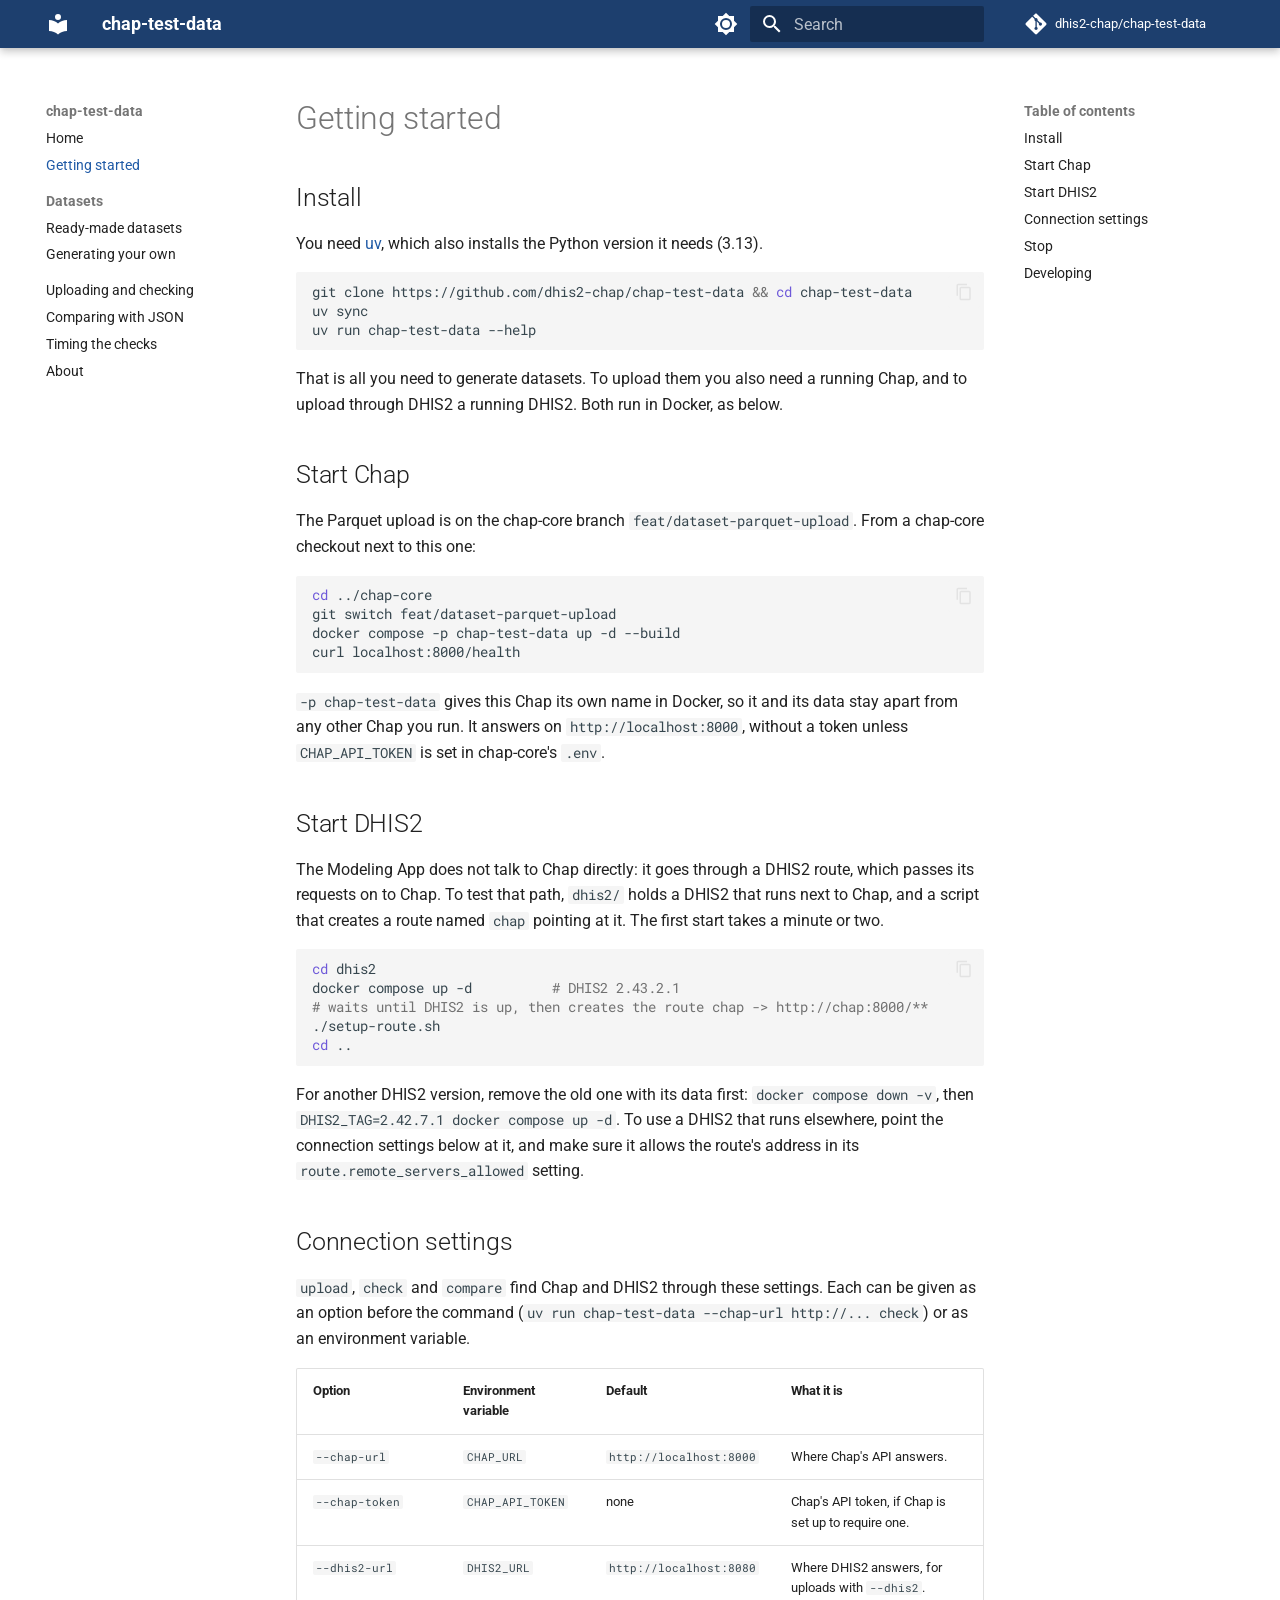
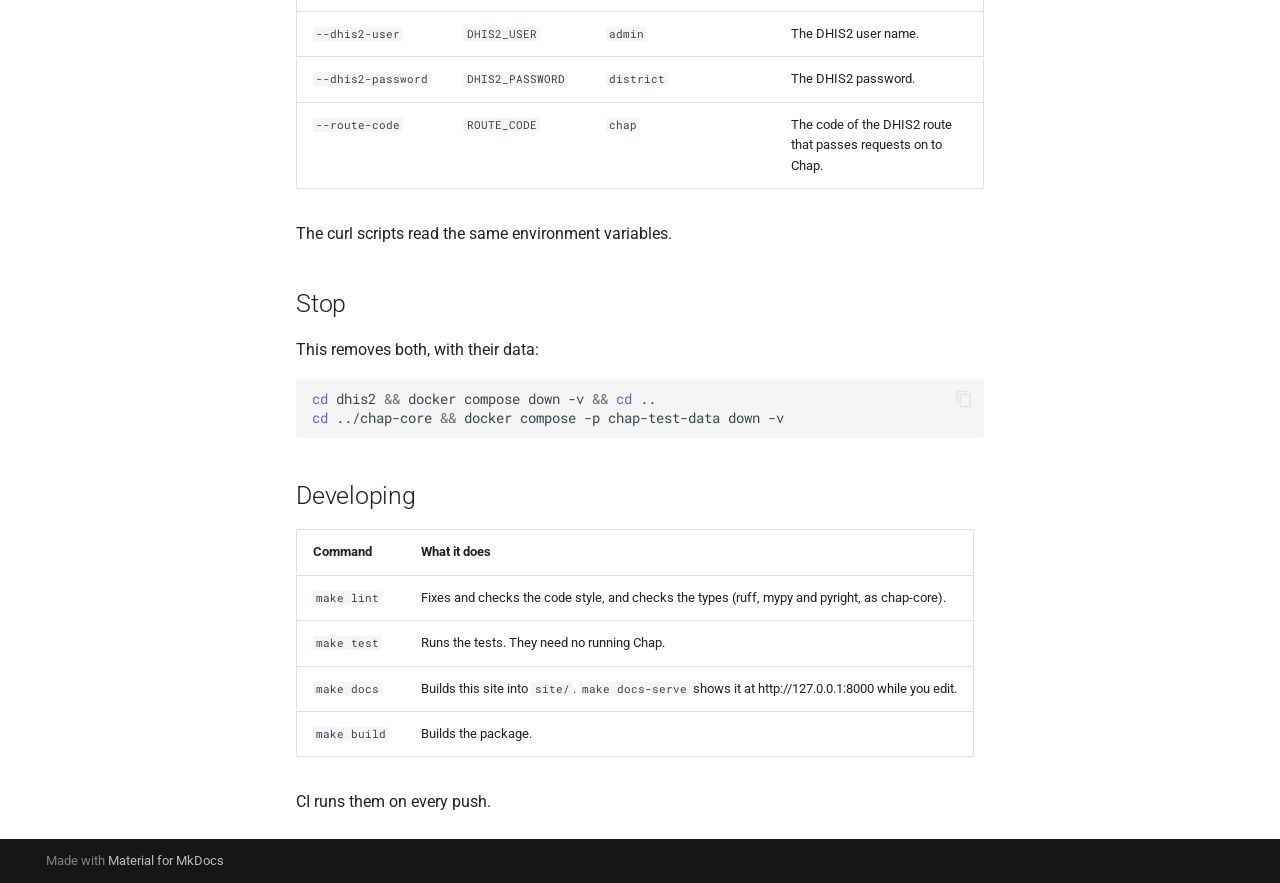
<file: getting-started/index.html>
<!doctype html>
<html lang="en" class="no-js">
  <head>
    
      <meta charset="utf-8">
      <meta name="viewport" content="width=device-width,initial-scale=1">
      
        <meta name="description" content="Generate Chap test datasets of any size and upload, check and compare them against Chap">
      
      
      
        <link rel="canonical" href="https://dhis2-chap.github.io/chap-test-data/getting-started/">
      
      
        <link rel="prev" href="..">
      
      
        <link rel="next" href="../ready-made/">
      
      
        
      
      
      <link rel="icon" href="../assets/images/favicon.png">
      <meta name="generator" content="mkdocs-1.6.1, mkdocs-material-9.8.2">
    
    
      
        <title>Getting started - chap-test-data</title>
      
    
    
      <link rel="stylesheet" href="../assets/stylesheets/main.57a0d79d.min.css">
      
        
        <link rel="stylesheet" href="../assets/stylesheets/palette.fb2fffe2.min.css">
      
      


    
    
      
    
    
      
        
        
        <link rel="preconnect" href="https://fonts.gstatic.com" crossorigin>
        <link rel="stylesheet" href="https://fonts.googleapis.com/css?family=Roboto:300,300i,400,400i,700,700i%7CRoboto+Mono:400,400i,700,700i&display=fallback">
        <style>:root{--md-text-font:"Roboto";--md-code-font:"Roboto Mono"}</style>
      
    
    
      <link rel="stylesheet" href="../stylesheets/extra.css">
    
    <script>__md_scope=new URL("..",location),__md_hash=e=>[...e].reduce(((e,_)=>(e<<5)-e+_.charCodeAt(0)),0),__md_get=(e,_=localStorage,t=__md_scope)=>JSON.parse(_.getItem(t.pathname+"."+e)),__md_set=(e,_,t=localStorage,a=__md_scope)=>{try{t.setItem(a.pathname+"."+e,JSON.stringify(_))}catch(e){}}</script>
    
      

    
    
  </head>
  
  
    
    
      
    
    
    
    
    <body dir="ltr" data-md-color-scheme="default" data-md-color-primary="custom" data-md-color-accent="custom">
  
    
    <input class="md-toggle" data-md-toggle="drawer" type="checkbox" id="__drawer" autocomplete="off">
    <input class="md-toggle" data-md-toggle="search" type="checkbox" id="__search" autocomplete="off">
    <label class="md-overlay" for="__drawer"></label>
    <div data-md-component="skip">
      
        
        <a href="#getting-started" class="md-skip">
          Skip to content
        </a>
      
    </div>
    <div data-md-component="announce">
      
    </div>
    
    
      

  

<header class="md-header md-header--shadow" data-md-component="header">
  <nav class="md-header__inner md-grid" aria-label="Header">
    <a href=".." title="chap-test-data" class="md-header__button md-logo" aria-label="chap-test-data" data-md-component="logo">
      
  
  <svg xmlns="http://www.w3.org/2000/svg" viewBox="0 0 24 24"><path d="M12 8a3 3 0 0 0 3-3 3 3 0 0 0-3-3 3 3 0 0 0-3 3 3 3 0 0 0 3 3m0 3.54C9.64 9.35 6.5 8 3 8v11c3.5 0 6.64 1.35 9 3.54 2.36-2.19 5.5-3.54 9-3.54V8c-3.5 0-6.64 1.35-9 3.54"/></svg>

    </a>
    <label class="md-header__button md-icon" for="__drawer">
      
      <svg xmlns="http://www.w3.org/2000/svg" viewBox="0 0 24 24"><path d="M3 6h18v2H3zm0 5h18v2H3zm0 5h18v2H3z"/></svg>
    </label>
    <div class="md-header__title" data-md-component="header-title">
      <div class="md-header__ellipsis">
        <div class="md-header__topic">
          <span class="md-ellipsis">
            chap-test-data
          </span>
        </div>
        <div class="md-header__topic" data-md-component="header-topic">
          <span class="md-ellipsis">
            
              Getting started
            
          </span>
        </div>
      </div>
    </div>
    
      
        <form class="md-header__option" data-md-component="palette">
  
    
    
    
    <input class="md-option" data-md-color-media="" data-md-color-scheme="default" data-md-color-primary="custom" data-md-color-accent="custom"  aria-label="Switch to dark mode"  type="radio" name="__palette" id="__palette_0">
    
      <label class="md-header__button md-icon" title="Switch to dark mode" for="__palette_1" hidden>
        <svg xmlns="http://www.w3.org/2000/svg" viewBox="0 0 24 24"><path d="M12 8a4 4 0 0 0-4 4 4 4 0 0 0 4 4 4 4 0 0 0 4-4 4 4 0 0 0-4-4m0 10a6 6 0 0 1-6-6 6 6 0 0 1 6-6 6 6 0 0 1 6 6 6 6 0 0 1-6 6m8-9.31V4h-4.69L12 .69 8.69 4H4v4.69L.69 12 4 15.31V20h4.69L12 23.31 15.31 20H20v-4.69L23.31 12z"/></svg>
      </label>
    
  
    
    
    
    <input class="md-option" data-md-color-media="" data-md-color-scheme="slate" data-md-color-primary="custom" data-md-color-accent="custom"  aria-label="Switch to light mode"  type="radio" name="__palette" id="__palette_1">
    
      <label class="md-header__button md-icon" title="Switch to light mode" for="__palette_0" hidden>
        <svg xmlns="http://www.w3.org/2000/svg" viewBox="0 0 24 24"><path d="M12 18c-.89 0-1.74-.2-2.5-.55C11.56 16.5 13 14.42 13 12s-1.44-4.5-3.5-5.45C10.26 6.2 11.11 6 12 6a6 6 0 0 1 6 6 6 6 0 0 1-6 6m8-9.31V4h-4.69L12 .69 8.69 4H4v4.69L.69 12 4 15.31V20h4.69L12 23.31 15.31 20H20v-4.69L23.31 12z"/></svg>
      </label>
    
  
</form>
      
    
    
      <script>var palette=__md_get("__palette");if(palette&&palette.color){if("(prefers-color-scheme)"===palette.color.media){var media=matchMedia("(prefers-color-scheme: light)"),input=document.querySelector(media.matches?"[data-md-color-media='(prefers-color-scheme: light)']":"[data-md-color-media='(prefers-color-scheme: dark)']");palette.color.media=input.getAttribute("data-md-color-media"),palette.color.scheme=input.getAttribute("data-md-color-scheme"),palette.color.primary=input.getAttribute("data-md-color-primary"),palette.color.accent=input.getAttribute("data-md-color-accent")}for(var[key,value]of Object.entries(palette.color))document.body.setAttribute("data-md-color-"+key,value)}</script>
    
    
    
      
      
        <label class="md-header__button md-icon" for="__search">
          
          <svg xmlns="http://www.w3.org/2000/svg" viewBox="0 0 24 24"><path d="M9.5 3A6.5 6.5 0 0 1 16 9.5c0 1.61-.59 3.09-1.56 4.23l.27.27h.79l5 5-1.5 1.5-5-5v-.79l-.27-.27A6.52 6.52 0 0 1 9.5 16 6.5 6.5 0 0 1 3 9.5 6.5 6.5 0 0 1 9.5 3m0 2C7 5 5 7 5 9.5S7 14 9.5 14 14 12 14 9.5 12 5 9.5 5"/></svg>
        </label>
        <div class="md-search" data-md-component="search" role="dialog">
  <label class="md-search__overlay" for="__search"></label>
  <div class="md-search__inner" role="search">
    <form class="md-search__form" name="search">
      <input type="text" class="md-search__input" name="query" aria-label="Search" placeholder="Search" autocapitalize="off" autocorrect="off" autocomplete="off" spellcheck="false" data-md-component="search-query" required>
      <label class="md-search__icon md-icon" for="__search">
        
        <svg xmlns="http://www.w3.org/2000/svg" viewBox="0 0 24 24"><path d="M9.5 3A6.5 6.5 0 0 1 16 9.5c0 1.61-.59 3.09-1.56 4.23l.27.27h.79l5 5-1.5 1.5-5-5v-.79l-.27-.27A6.52 6.52 0 0 1 9.5 16 6.5 6.5 0 0 1 3 9.5 6.5 6.5 0 0 1 9.5 3m0 2C7 5 5 7 5 9.5S7 14 9.5 14 14 12 14 9.5 12 5 9.5 5"/></svg>
        
        <svg xmlns="http://www.w3.org/2000/svg" viewBox="0 0 24 24"><path d="M20 11v2H8l5.5 5.5-1.42 1.42L4.16 12l7.92-7.92L13.5 5.5 8 11z"/></svg>
      </label>
      <nav class="md-search__options" aria-label="Search">
        
        <button type="reset" class="md-search__icon md-icon" title="Clear" aria-label="Clear" tabindex="-1">
          
          <svg xmlns="http://www.w3.org/2000/svg" viewBox="0 0 24 24"><path d="M19 6.41 17.59 5 12 10.59 6.41 5 5 6.41 10.59 12 5 17.59 6.41 19 12 13.41 17.59 19 19 17.59 13.41 12z"/></svg>
        </button>
      </nav>
      
    </form>
    <div class="md-search__output">
      <div class="md-search__scrollwrap" tabindex="0" data-md-scrollfix>
        <div class="md-search-result" data-md-component="search-result">
          <div class="md-search-result__meta">
            Initializing search
          </div>
          <ol class="md-search-result__list" role="presentation"></ol>
        </div>
      </div>
    </div>
  </div>
</div>
      
    
    
      <div class="md-header__source">
        <a href="https://github.com/dhis2-chap/chap-test-data" title="Go to repository" class="md-source" data-md-component="source">
  <div class="md-source__icon md-icon">
    
    <svg xmlns="http://www.w3.org/2000/svg" viewBox="0 0 448 512"><!--! Font Awesome Free 7.1.0 by @fontawesome - https://fontawesome.com License - https://fontawesome.com/license/free (Icons: CC BY 4.0, Fonts: SIL OFL 1.1, Code: MIT License) Copyright 2025 Fonticons, Inc.--><path d="M439.6 236.1 244 40.5c-5.4-5.5-12.8-8.5-20.4-8.5s-15 3-20.4 8.4L162.5 81l51.5 51.5c27.1-9.1 52.7 16.8 43.4 43.7l49.7 49.7c34.2-11.8 61.2 31 35.5 56.7-26.5 26.5-70.2-2.9-56-37.3L240.3 199v121.9c25.3 12.5 22.3 41.8 9.1 55-6.4 6.4-15.2 10.1-24.3 10.1s-17.8-3.6-24.3-10.1c-17.6-17.6-11.1-46.9 11.2-56v-123c-20.8-8.5-24.6-30.7-18.6-45L142.6 101 8.5 235.1C3 240.6 0 247.9 0 255.5s3 15 8.5 20.4l195.6 195.7c5.4 5.4 12.7 8.4 20.4 8.4s15-3 20.4-8.4l194.7-194.7c5.4-5.4 8.4-12.8 8.4-20.4s-3-15-8.4-20.4"/></svg>
  </div>
  <div class="md-source__repository">
    dhis2-chap/chap-test-data
  </div>
</a>
      </div>
    
  </nav>
  
</header>
    
    <div class="md-container" data-md-component="container">
      
      
        
          
        
      
      <main class="md-main" data-md-component="main">
        <div class="md-main__inner md-grid">
          
            
              
              <div class="md-sidebar md-sidebar--primary" data-md-component="sidebar" data-md-type="navigation" >
                <div class="md-sidebar__scrollwrap">
                  <div class="md-sidebar__inner">
                    



<nav class="md-nav md-nav--primary" aria-label="Navigation" data-md-level="0">
  <label class="md-nav__title" for="__drawer">
    <a href=".." title="chap-test-data" class="md-nav__button md-logo" aria-label="chap-test-data" data-md-component="logo">
      
  
  <svg xmlns="http://www.w3.org/2000/svg" viewBox="0 0 24 24"><path d="M12 8a3 3 0 0 0 3-3 3 3 0 0 0-3-3 3 3 0 0 0-3 3 3 3 0 0 0 3 3m0 3.54C9.64 9.35 6.5 8 3 8v11c3.5 0 6.64 1.35 9 3.54 2.36-2.19 5.5-3.54 9-3.54V8c-3.5 0-6.64 1.35-9 3.54"/></svg>

    </a>
    chap-test-data
  </label>
  
    <div class="md-nav__source">
      <a href="https://github.com/dhis2-chap/chap-test-data" title="Go to repository" class="md-source" data-md-component="source">
  <div class="md-source__icon md-icon">
    
    <svg xmlns="http://www.w3.org/2000/svg" viewBox="0 0 448 512"><!--! Font Awesome Free 7.1.0 by @fontawesome - https://fontawesome.com License - https://fontawesome.com/license/free (Icons: CC BY 4.0, Fonts: SIL OFL 1.1, Code: MIT License) Copyright 2025 Fonticons, Inc.--><path d="M439.6 236.1 244 40.5c-5.4-5.5-12.8-8.5-20.4-8.5s-15 3-20.4 8.4L162.5 81l51.5 51.5c27.1-9.1 52.7 16.8 43.4 43.7l49.7 49.7c34.2-11.8 61.2 31 35.5 56.7-26.5 26.5-70.2-2.9-56-37.3L240.3 199v121.9c25.3 12.5 22.3 41.8 9.1 55-6.4 6.4-15.2 10.1-24.3 10.1s-17.8-3.6-24.3-10.1c-17.6-17.6-11.1-46.9 11.2-56v-123c-20.8-8.5-24.6-30.7-18.6-45L142.6 101 8.5 235.1C3 240.6 0 247.9 0 255.5s3 15 8.5 20.4l195.6 195.7c5.4 5.4 12.7 8.4 20.4 8.4s15-3 20.4-8.4l194.7-194.7c5.4-5.4 8.4-12.8 8.4-20.4s-3-15-8.4-20.4"/></svg>
  </div>
  <div class="md-source__repository">
    dhis2-chap/chap-test-data
  </div>
</a>
    </div>
  
  <ul class="md-nav__list" data-md-scrollfix>
    
      
      
  
  
  
  
    <li class="md-nav__item">
      <a href=".." class="md-nav__link">
        
  
  
  <span class="md-ellipsis">
    
  
    Home
  

    
  </span>
  
  

      </a>
    </li>
  

    
      
      
  
  
    
  
  
  
    <li class="md-nav__item md-nav__item--active">
      
      <input class="md-nav__toggle md-toggle" type="checkbox" id="__toc">
      
      
        
      
      
        <label class="md-nav__link md-nav__link--active" for="__toc">
          
  
  
  <span class="md-ellipsis">
    
  
    Getting started
  

    
  </span>
  
  

          <span class="md-nav__icon md-icon"></span>
        </label>
      
      <a href="./" class="md-nav__link md-nav__link--active">
        
  
  
  <span class="md-ellipsis">
    
  
    Getting started
  

    
  </span>
  
  

      </a>
      
        

<nav class="md-nav md-nav--secondary" aria-label="Table of contents">
  
  
  
    
  
  
    <label class="md-nav__title" for="__toc">
      <span class="md-nav__icon md-icon"></span>
      Table of contents
    </label>
    <ul class="md-nav__list" data-md-component="toc" data-md-scrollfix>
      
        <li class="md-nav__item">
  <a href="#install" class="md-nav__link">
    <span class="md-ellipsis">
      
        Install
      
    </span>
  </a>
  
</li>
      
        <li class="md-nav__item">
  <a href="#start-chap" class="md-nav__link">
    <span class="md-ellipsis">
      
        Start Chap
      
    </span>
  </a>
  
</li>
      
        <li class="md-nav__item">
  <a href="#start-dhis2" class="md-nav__link">
    <span class="md-ellipsis">
      
        Start DHIS2
      
    </span>
  </a>
  
</li>
      
        <li class="md-nav__item">
  <a href="#connection-settings" class="md-nav__link">
    <span class="md-ellipsis">
      
        Connection settings
      
    </span>
  </a>
  
</li>
      
        <li class="md-nav__item">
  <a href="#stop" class="md-nav__link">
    <span class="md-ellipsis">
      
        Stop
      
    </span>
  </a>
  
</li>
      
        <li class="md-nav__item">
  <a href="#developing" class="md-nav__link">
    <span class="md-ellipsis">
      
        Developing
      
    </span>
  </a>
  
</li>
      
    </ul>
  
</nav>
      
    </li>
  

    
      
      
  
  
  
  
    
    
    
    
      
        
        
      
    
    
    <li class="md-nav__item md-nav__item--section md-nav__item--nested">
      
        
        
        <input class="md-nav__toggle md-toggle " type="checkbox" id="__nav_3" >
        
          
          <label class="md-nav__link" for="__nav_3" id="__nav_3_label" tabindex="">
            
  
  
  <span class="md-ellipsis">
    
  
    Datasets
  

    
  </span>
  
  

            <span class="md-nav__icon md-icon"></span>
          </label>
        
        <nav class="md-nav" data-md-level="1" aria-labelledby="__nav_3_label" aria-expanded="false">
          <label class="md-nav__title" for="__nav_3">
            <span class="md-nav__icon md-icon"></span>
            
  
    Datasets
  

          </label>
          <ul class="md-nav__list" data-md-scrollfix>
            
              
                
  
  
  
  
    <li class="md-nav__item">
      <a href="../ready-made/" class="md-nav__link">
        
  
  
  <span class="md-ellipsis">
    
  
    Ready-made datasets
  

    
  </span>
  
  

      </a>
    </li>
  

              
            
              
                
  
  
  
  
    <li class="md-nav__item">
      <a href="../generating/" class="md-nav__link">
        
  
  
  <span class="md-ellipsis">
    
  
    Generating your own
  

    
  </span>
  
  

      </a>
    </li>
  

              
            
          </ul>
        </nav>
      
    </li>
  

    
      
      
  
  
  
  
    <li class="md-nav__item">
      <a href="../uploading/" class="md-nav__link">
        
  
  
  <span class="md-ellipsis">
    
  
    Uploading and checking
  

    
  </span>
  
  

      </a>
    </li>
  

    
      
      
  
  
  
  
    <li class="md-nav__item">
      <a href="../comparing/" class="md-nav__link">
        
  
  
  <span class="md-ellipsis">
    
  
    Comparing with JSON
  

    
  </span>
  
  

      </a>
    </li>
  

    
      
      
  
  
  
  
    <li class="md-nav__item">
      <a href="../checks/" class="md-nav__link">
        
  
  
  <span class="md-ellipsis">
    
  
    Timing the checks
  

    
  </span>
  
  

      </a>
    </li>
  

    
      
      
  
  
  
  
    <li class="md-nav__item">
      <a href="../about/" class="md-nav__link">
        
  
  
  <span class="md-ellipsis">
    
  
    About
  

    
  </span>
  
  

      </a>
    </li>
  

    
  </ul>
</nav>
                  </div>
                </div>
              </div>
            
            
              
              <div class="md-sidebar md-sidebar--secondary" data-md-component="sidebar" data-md-type="toc" >
                <div class="md-sidebar__scrollwrap">
                  <div class="md-sidebar__inner">
                    

<nav class="md-nav md-nav--secondary" aria-label="Table of contents">
  
  
  
    
  
  
    <label class="md-nav__title" for="__toc">
      <span class="md-nav__icon md-icon"></span>
      Table of contents
    </label>
    <ul class="md-nav__list" data-md-component="toc" data-md-scrollfix>
      
        <li class="md-nav__item">
  <a href="#install" class="md-nav__link">
    <span class="md-ellipsis">
      
        Install
      
    </span>
  </a>
  
</li>
      
        <li class="md-nav__item">
  <a href="#start-chap" class="md-nav__link">
    <span class="md-ellipsis">
      
        Start Chap
      
    </span>
  </a>
  
</li>
      
        <li class="md-nav__item">
  <a href="#start-dhis2" class="md-nav__link">
    <span class="md-ellipsis">
      
        Start DHIS2
      
    </span>
  </a>
  
</li>
      
        <li class="md-nav__item">
  <a href="#connection-settings" class="md-nav__link">
    <span class="md-ellipsis">
      
        Connection settings
      
    </span>
  </a>
  
</li>
      
        <li class="md-nav__item">
  <a href="#stop" class="md-nav__link">
    <span class="md-ellipsis">
      
        Stop
      
    </span>
  </a>
  
</li>
      
        <li class="md-nav__item">
  <a href="#developing" class="md-nav__link">
    <span class="md-ellipsis">
      
        Developing
      
    </span>
  </a>
  
</li>
      
    </ul>
  
</nav>
                  </div>
                </div>
              </div>
            
          
          
            <div class="md-content" data-md-component="content">
              
              <article class="md-content__inner md-typeset">
                
                  


  
  


<h1 id="getting-started">Getting started<a class="headerlink" href="#getting-started" title="Permanent link">&para;</a></h1>
<h2 id="install">Install<a class="headerlink" href="#install" title="Permanent link">&para;</a></h2>
<p>You need <a href="https://docs.astral.sh/uv/">uv</a>, which also installs the Python version it needs (3.13).</p>
<div class="highlight"><pre><span></span><code><a id="__codelineno-0-1" name="__codelineno-0-1" href="#__codelineno-0-1"></a>git<span class="w"> </span>clone<span class="w"> </span>https://github.com/dhis2-chap/chap-test-data<span class="w"> </span><span class="o">&amp;&amp;</span><span class="w"> </span><span class="nb">cd</span><span class="w"> </span>chap-test-data
<a id="__codelineno-0-2" name="__codelineno-0-2" href="#__codelineno-0-2"></a>uv<span class="w"> </span>sync
<a id="__codelineno-0-3" name="__codelineno-0-3" href="#__codelineno-0-3"></a>uv<span class="w"> </span>run<span class="w"> </span>chap-test-data<span class="w"> </span>--help
</code></pre></div>
<p>That is all you need to generate datasets. To upload them you also need a running Chap, and to
upload through DHIS2 a running DHIS2. Both run in Docker, as below.</p>
<h2 id="start-chap">Start Chap<a class="headerlink" href="#start-chap" title="Permanent link">&para;</a></h2>
<p>The Parquet upload is on the chap-core branch <code>feat/dataset-parquet-upload</code>. From a chap-core
checkout next to this one:</p>
<div class="highlight"><pre><span></span><code><a id="__codelineno-1-1" name="__codelineno-1-1" href="#__codelineno-1-1"></a><span class="nb">cd</span><span class="w"> </span>../chap-core
<a id="__codelineno-1-2" name="__codelineno-1-2" href="#__codelineno-1-2"></a>git<span class="w"> </span>switch<span class="w"> </span>feat/dataset-parquet-upload
<a id="__codelineno-1-3" name="__codelineno-1-3" href="#__codelineno-1-3"></a>docker<span class="w"> </span>compose<span class="w"> </span>-p<span class="w"> </span>chap-test-data<span class="w"> </span>up<span class="w"> </span>-d<span class="w"> </span>--build
<a id="__codelineno-1-4" name="__codelineno-1-4" href="#__codelineno-1-4"></a>curl<span class="w"> </span>localhost:8000/health
</code></pre></div>
<p><code>-p chap-test-data</code> gives this Chap its own name in Docker, so it and its data stay apart from
any other Chap you run. It answers on <code>http://localhost:8000</code>, without a token unless
<code>CHAP_API_TOKEN</code> is set in chap-core's <code>.env</code>.</p>
<h2 id="start-dhis2">Start DHIS2<a class="headerlink" href="#start-dhis2" title="Permanent link">&para;</a></h2>
<p>The Modeling App does not talk to Chap directly: it goes through a DHIS2 route, which passes its
requests on to Chap. To test that path, <code>dhis2/</code> holds a DHIS2 that runs next to Chap, and a
script that creates a route named <code>chap</code> pointing at it. The first start takes a minute or two.</p>
<div class="highlight"><pre><span></span><code><a id="__codelineno-2-1" name="__codelineno-2-1" href="#__codelineno-2-1"></a><span class="nb">cd</span><span class="w"> </span>dhis2
<a id="__codelineno-2-2" name="__codelineno-2-2" href="#__codelineno-2-2"></a>docker<span class="w"> </span>compose<span class="w"> </span>up<span class="w"> </span>-d<span class="w">          </span><span class="c1"># DHIS2 2.43.2.1</span>
<a id="__codelineno-2-3" name="__codelineno-2-3" href="#__codelineno-2-3"></a><span class="c1"># waits until DHIS2 is up, then creates the route chap -&gt; http://chap:8000/**</span>
<a id="__codelineno-2-4" name="__codelineno-2-4" href="#__codelineno-2-4"></a>./setup-route.sh
<a id="__codelineno-2-5" name="__codelineno-2-5" href="#__codelineno-2-5"></a><span class="nb">cd</span><span class="w"> </span>..
</code></pre></div>
<p>For another DHIS2 version, remove the old one with its data first:
<code>docker compose down -v</code>, then <code>DHIS2_TAG=2.42.7.1 docker compose up -d</code>. To use a DHIS2 that
runs elsewhere, point the connection settings below at it, and make sure it allows the route's
address in its <code>route.remote_servers_allowed</code> setting.</p>
<h2 id="connection-settings">Connection settings<a class="headerlink" href="#connection-settings" title="Permanent link">&para;</a></h2>
<p><code>upload</code>, <code>check</code> and <code>compare</code> find Chap and DHIS2 through these settings. Each can be given as
an option before the command (<code>uv run chap-test-data --chap-url http://... check</code>) or as an
environment variable.</p>
<table>
<thead>
<tr>
<th>Option</th>
<th>Environment variable</th>
<th>Default</th>
<th>What it is</th>
</tr>
</thead>
<tbody>
<tr>
<td><code>--chap-url</code></td>
<td><code>CHAP_URL</code></td>
<td><code>http://localhost:8000</code></td>
<td>Where Chap's API answers.</td>
</tr>
<tr>
<td><code>--chap-token</code></td>
<td><code>CHAP_API_TOKEN</code></td>
<td>none</td>
<td>Chap's API token, if Chap is set up to require one.</td>
</tr>
<tr>
<td><code>--dhis2-url</code></td>
<td><code>DHIS2_URL</code></td>
<td><code>http://localhost:8080</code></td>
<td>Where DHIS2 answers, for uploads with <code>--dhis2</code>.</td>
</tr>
<tr>
<td><code>--dhis2-user</code></td>
<td><code>DHIS2_USER</code></td>
<td><code>admin</code></td>
<td>The DHIS2 user name.</td>
</tr>
<tr>
<td><code>--dhis2-password</code></td>
<td><code>DHIS2_PASSWORD</code></td>
<td><code>district</code></td>
<td>The DHIS2 password.</td>
</tr>
<tr>
<td><code>--route-code</code></td>
<td><code>ROUTE_CODE</code></td>
<td><code>chap</code></td>
<td>The code of the DHIS2 route that passes requests on to Chap.</td>
</tr>
</tbody>
</table>
<p>The curl scripts read the same environment variables.</p>
<h2 id="stop">Stop<a class="headerlink" href="#stop" title="Permanent link">&para;</a></h2>
<p>This removes both, with their data:</p>
<div class="highlight"><pre><span></span><code><a id="__codelineno-3-1" name="__codelineno-3-1" href="#__codelineno-3-1"></a><span class="nb">cd</span><span class="w"> </span>dhis2<span class="w"> </span><span class="o">&amp;&amp;</span><span class="w"> </span>docker<span class="w"> </span>compose<span class="w"> </span>down<span class="w"> </span>-v<span class="w"> </span><span class="o">&amp;&amp;</span><span class="w"> </span><span class="nb">cd</span><span class="w"> </span>..
<a id="__codelineno-3-2" name="__codelineno-3-2" href="#__codelineno-3-2"></a><span class="nb">cd</span><span class="w"> </span>../chap-core<span class="w"> </span><span class="o">&amp;&amp;</span><span class="w"> </span>docker<span class="w"> </span>compose<span class="w"> </span>-p<span class="w"> </span>chap-test-data<span class="w"> </span>down<span class="w"> </span>-v
</code></pre></div>
<h2 id="developing">Developing<a class="headerlink" href="#developing" title="Permanent link">&para;</a></h2>
<table>
<thead>
<tr>
<th>Command</th>
<th>What it does</th>
</tr>
</thead>
<tbody>
<tr>
<td><code>make lint</code></td>
<td>Fixes and checks the code style, and checks the types (ruff, mypy and pyright, as chap-core).</td>
</tr>
<tr>
<td><code>make test</code></td>
<td>Runs the tests. They need no running Chap.</td>
</tr>
<tr>
<td><code>make docs</code></td>
<td>Builds this site into <code>site/</code>. <code>make docs-serve</code> shows it at http://127.0.0.1:8000 while you edit.</td>
</tr>
<tr>
<td><code>make build</code></td>
<td>Builds the package.</td>
</tr>
</tbody>
</table>
<p>CI runs them on every push.</p>












                
              </article>
            </div>
          
          
<script>var target=document.getElementById(location.hash.slice(1));target&&target.name&&(target.checked=target.name.startsWith("__tabbed_"))</script>
        </div>
        
          <button type="button" class="md-top md-icon" data-md-component="top" hidden>
  
  <svg xmlns="http://www.w3.org/2000/svg" viewBox="0 0 24 24"><path d="M13 20h-2V8l-5.5 5.5-1.42-1.42L12 4.16l7.92 7.92-1.42 1.42L13 8z"/></svg>
  Back to top
</button>
        
      </main>
      
        <footer class="md-footer">
  
  <div class="md-footer-meta md-typeset">
    <div class="md-footer-meta__inner md-grid">
      <div class="md-copyright">
  
  
    Made with
    <a href="https://squidfunk.github.io/mkdocs-material/" target="_blank" rel="noopener">
      Material for MkDocs
    </a>
  
</div>
      
    </div>
  </div>
</footer>
      
    </div>
    <div class="md-dialog" data-md-component="dialog">
      <div class="md-dialog__inner md-typeset"></div>
    </div>
    
    
    
      
      
      <script id="__config" type="application/json">{"annotate": null, "base": "..", "features": ["navigation.sections", "navigation.top", "navigation.tracking", "search.highlight", "content.code.copy"], "search": "../assets/javascripts/workers/search.a7633da7.min.js", "tags": null, "translations": {"clipboard.copied": "Copied to clipboard", "clipboard.copy": "Copy to clipboard", "search.result.more.one": "1 more on this page", "search.result.more.other": "# more on this page", "search.result.none": "No matching documents", "search.result.one": "1 matching document", "search.result.other": "# matching documents", "search.result.placeholder": "Type to start searching", "search.result.term.missing": "Missing", "select.version": "Select version"}, "version": null}</script>
    
    
      <script src="../assets/javascripts/bundle.a5f9d56c.min.js"></script>
      
    
  </body>
</html>
</file>
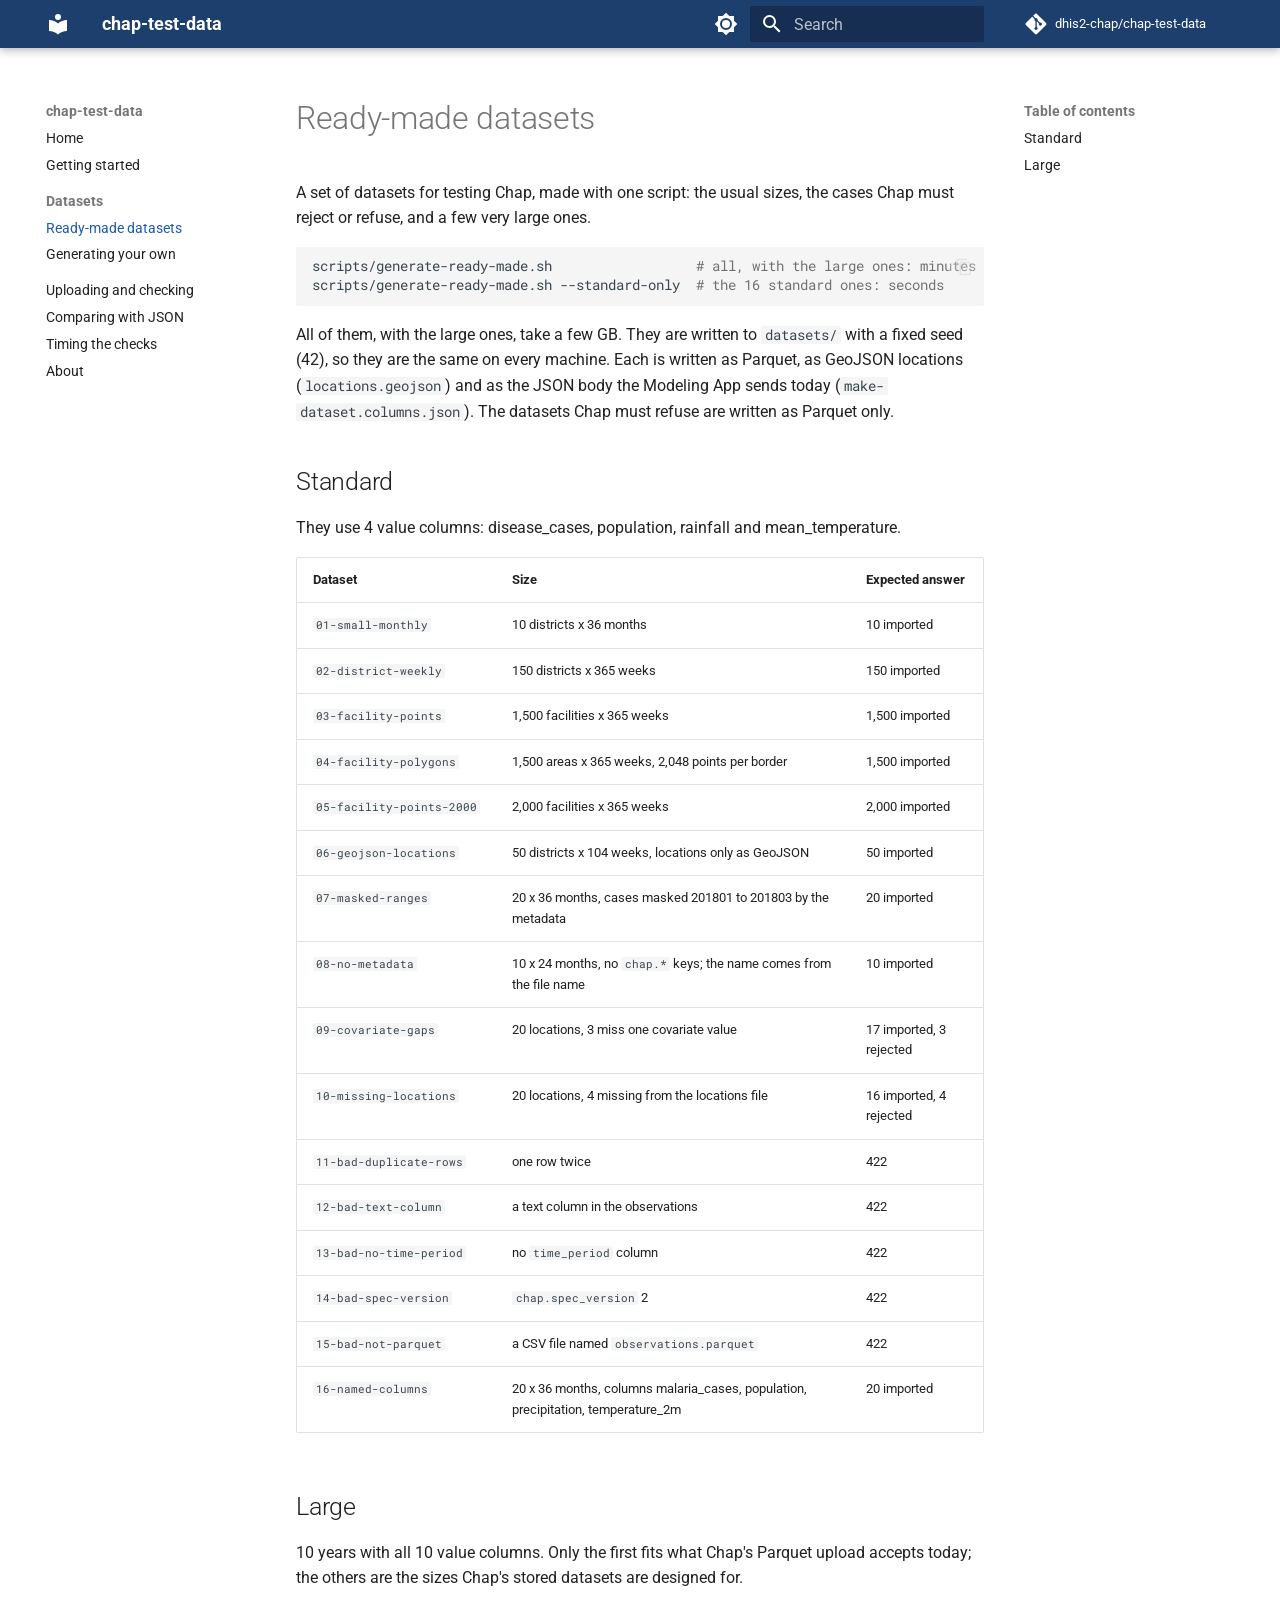
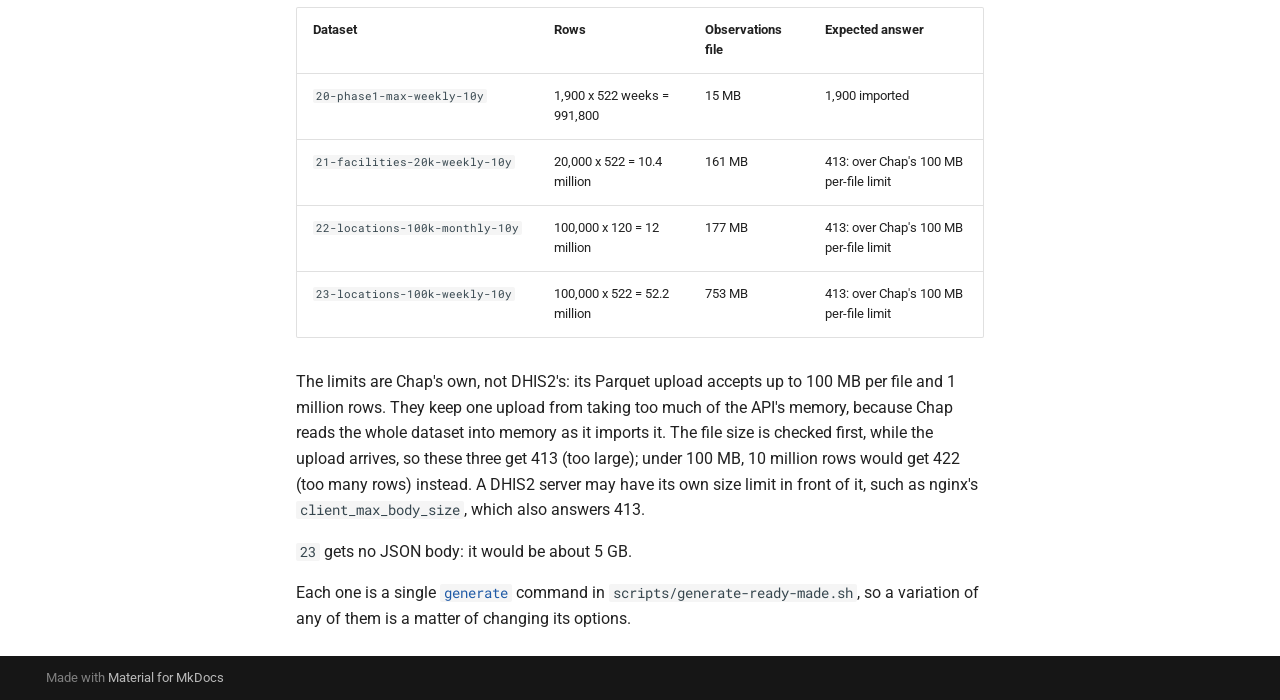
<file: ready-made/index.html>
<!doctype html>
<html lang="en" class="no-js">
  <head>
    
      <meta charset="utf-8">
      <meta name="viewport" content="width=device-width,initial-scale=1">
      
        <meta name="description" content="Generate Chap test datasets of any size and upload, check and compare them against Chap">
      
      
      
        <link rel="canonical" href="https://dhis2-chap.github.io/chap-test-data/ready-made/">
      
      
        <link rel="prev" href="../getting-started/">
      
      
        <link rel="next" href="../generating/">
      
      
        
      
      
      <link rel="icon" href="../assets/images/favicon.png">
      <meta name="generator" content="mkdocs-1.6.1, mkdocs-material-9.8.2">
    
    
      
        <title>Ready-made datasets - chap-test-data</title>
      
    
    
      <link rel="stylesheet" href="../assets/stylesheets/main.57a0d79d.min.css">
      
        
        <link rel="stylesheet" href="../assets/stylesheets/palette.fb2fffe2.min.css">
      
      


    
    
      
    
    
      
        
        
        <link rel="preconnect" href="https://fonts.gstatic.com" crossorigin>
        <link rel="stylesheet" href="https://fonts.googleapis.com/css?family=Roboto:300,300i,400,400i,700,700i%7CRoboto+Mono:400,400i,700,700i&display=fallback">
        <style>:root{--md-text-font:"Roboto";--md-code-font:"Roboto Mono"}</style>
      
    
    
      <link rel="stylesheet" href="../stylesheets/extra.css">
    
    <script>__md_scope=new URL("..",location),__md_hash=e=>[...e].reduce(((e,_)=>(e<<5)-e+_.charCodeAt(0)),0),__md_get=(e,_=localStorage,t=__md_scope)=>JSON.parse(_.getItem(t.pathname+"."+e)),__md_set=(e,_,t=localStorage,a=__md_scope)=>{try{t.setItem(a.pathname+"."+e,JSON.stringify(_))}catch(e){}}</script>
    
      

    
    
  </head>
  
  
    
    
      
    
    
    
    
    <body dir="ltr" data-md-color-scheme="default" data-md-color-primary="custom" data-md-color-accent="custom">
  
    
    <input class="md-toggle" data-md-toggle="drawer" type="checkbox" id="__drawer" autocomplete="off">
    <input class="md-toggle" data-md-toggle="search" type="checkbox" id="__search" autocomplete="off">
    <label class="md-overlay" for="__drawer"></label>
    <div data-md-component="skip">
      
        
        <a href="#ready-made-datasets" class="md-skip">
          Skip to content
        </a>
      
    </div>
    <div data-md-component="announce">
      
    </div>
    
    
      

  

<header class="md-header md-header--shadow" data-md-component="header">
  <nav class="md-header__inner md-grid" aria-label="Header">
    <a href=".." title="chap-test-data" class="md-header__button md-logo" aria-label="chap-test-data" data-md-component="logo">
      
  
  <svg xmlns="http://www.w3.org/2000/svg" viewBox="0 0 24 24"><path d="M12 8a3 3 0 0 0 3-3 3 3 0 0 0-3-3 3 3 0 0 0-3 3 3 3 0 0 0 3 3m0 3.54C9.64 9.35 6.5 8 3 8v11c3.5 0 6.64 1.35 9 3.54 2.36-2.19 5.5-3.54 9-3.54V8c-3.5 0-6.64 1.35-9 3.54"/></svg>

    </a>
    <label class="md-header__button md-icon" for="__drawer">
      
      <svg xmlns="http://www.w3.org/2000/svg" viewBox="0 0 24 24"><path d="M3 6h18v2H3zm0 5h18v2H3zm0 5h18v2H3z"/></svg>
    </label>
    <div class="md-header__title" data-md-component="header-title">
      <div class="md-header__ellipsis">
        <div class="md-header__topic">
          <span class="md-ellipsis">
            chap-test-data
          </span>
        </div>
        <div class="md-header__topic" data-md-component="header-topic">
          <span class="md-ellipsis">
            
              Ready-made datasets
            
          </span>
        </div>
      </div>
    </div>
    
      
        <form class="md-header__option" data-md-component="palette">
  
    
    
    
    <input class="md-option" data-md-color-media="" data-md-color-scheme="default" data-md-color-primary="custom" data-md-color-accent="custom"  aria-label="Switch to dark mode"  type="radio" name="__palette" id="__palette_0">
    
      <label class="md-header__button md-icon" title="Switch to dark mode" for="__palette_1" hidden>
        <svg xmlns="http://www.w3.org/2000/svg" viewBox="0 0 24 24"><path d="M12 8a4 4 0 0 0-4 4 4 4 0 0 0 4 4 4 4 0 0 0 4-4 4 4 0 0 0-4-4m0 10a6 6 0 0 1-6-6 6 6 0 0 1 6-6 6 6 0 0 1 6 6 6 6 0 0 1-6 6m8-9.31V4h-4.69L12 .69 8.69 4H4v4.69L.69 12 4 15.31V20h4.69L12 23.31 15.31 20H20v-4.69L23.31 12z"/></svg>
      </label>
    
  
    
    
    
    <input class="md-option" data-md-color-media="" data-md-color-scheme="slate" data-md-color-primary="custom" data-md-color-accent="custom"  aria-label="Switch to light mode"  type="radio" name="__palette" id="__palette_1">
    
      <label class="md-header__button md-icon" title="Switch to light mode" for="__palette_0" hidden>
        <svg xmlns="http://www.w3.org/2000/svg" viewBox="0 0 24 24"><path d="M12 18c-.89 0-1.74-.2-2.5-.55C11.56 16.5 13 14.42 13 12s-1.44-4.5-3.5-5.45C10.26 6.2 11.11 6 12 6a6 6 0 0 1 6 6 6 6 0 0 1-6 6m8-9.31V4h-4.69L12 .69 8.69 4H4v4.69L.69 12 4 15.31V20h4.69L12 23.31 15.31 20H20v-4.69L23.31 12z"/></svg>
      </label>
    
  
</form>
      
    
    
      <script>var palette=__md_get("__palette");if(palette&&palette.color){if("(prefers-color-scheme)"===palette.color.media){var media=matchMedia("(prefers-color-scheme: light)"),input=document.querySelector(media.matches?"[data-md-color-media='(prefers-color-scheme: light)']":"[data-md-color-media='(prefers-color-scheme: dark)']");palette.color.media=input.getAttribute("data-md-color-media"),palette.color.scheme=input.getAttribute("data-md-color-scheme"),palette.color.primary=input.getAttribute("data-md-color-primary"),palette.color.accent=input.getAttribute("data-md-color-accent")}for(var[key,value]of Object.entries(palette.color))document.body.setAttribute("data-md-color-"+key,value)}</script>
    
    
    
      
      
        <label class="md-header__button md-icon" for="__search">
          
          <svg xmlns="http://www.w3.org/2000/svg" viewBox="0 0 24 24"><path d="M9.5 3A6.5 6.5 0 0 1 16 9.5c0 1.61-.59 3.09-1.56 4.23l.27.27h.79l5 5-1.5 1.5-5-5v-.79l-.27-.27A6.52 6.52 0 0 1 9.5 16 6.5 6.5 0 0 1 3 9.5 6.5 6.5 0 0 1 9.5 3m0 2C7 5 5 7 5 9.5S7 14 9.5 14 14 12 14 9.5 12 5 9.5 5"/></svg>
        </label>
        <div class="md-search" data-md-component="search" role="dialog">
  <label class="md-search__overlay" for="__search"></label>
  <div class="md-search__inner" role="search">
    <form class="md-search__form" name="search">
      <input type="text" class="md-search__input" name="query" aria-label="Search" placeholder="Search" autocapitalize="off" autocorrect="off" autocomplete="off" spellcheck="false" data-md-component="search-query" required>
      <label class="md-search__icon md-icon" for="__search">
        
        <svg xmlns="http://www.w3.org/2000/svg" viewBox="0 0 24 24"><path d="M9.5 3A6.5 6.5 0 0 1 16 9.5c0 1.61-.59 3.09-1.56 4.23l.27.27h.79l5 5-1.5 1.5-5-5v-.79l-.27-.27A6.52 6.52 0 0 1 9.5 16 6.5 6.5 0 0 1 3 9.5 6.5 6.5 0 0 1 9.5 3m0 2C7 5 5 7 5 9.5S7 14 9.5 14 14 12 14 9.5 12 5 9.5 5"/></svg>
        
        <svg xmlns="http://www.w3.org/2000/svg" viewBox="0 0 24 24"><path d="M20 11v2H8l5.5 5.5-1.42 1.42L4.16 12l7.92-7.92L13.5 5.5 8 11z"/></svg>
      </label>
      <nav class="md-search__options" aria-label="Search">
        
        <button type="reset" class="md-search__icon md-icon" title="Clear" aria-label="Clear" tabindex="-1">
          
          <svg xmlns="http://www.w3.org/2000/svg" viewBox="0 0 24 24"><path d="M19 6.41 17.59 5 12 10.59 6.41 5 5 6.41 10.59 12 5 17.59 6.41 19 12 13.41 17.59 19 19 17.59 13.41 12z"/></svg>
        </button>
      </nav>
      
    </form>
    <div class="md-search__output">
      <div class="md-search__scrollwrap" tabindex="0" data-md-scrollfix>
        <div class="md-search-result" data-md-component="search-result">
          <div class="md-search-result__meta">
            Initializing search
          </div>
          <ol class="md-search-result__list" role="presentation"></ol>
        </div>
      </div>
    </div>
  </div>
</div>
      
    
    
      <div class="md-header__source">
        <a href="https://github.com/dhis2-chap/chap-test-data" title="Go to repository" class="md-source" data-md-component="source">
  <div class="md-source__icon md-icon">
    
    <svg xmlns="http://www.w3.org/2000/svg" viewBox="0 0 448 512"><!--! Font Awesome Free 7.1.0 by @fontawesome - https://fontawesome.com License - https://fontawesome.com/license/free (Icons: CC BY 4.0, Fonts: SIL OFL 1.1, Code: MIT License) Copyright 2025 Fonticons, Inc.--><path d="M439.6 236.1 244 40.5c-5.4-5.5-12.8-8.5-20.4-8.5s-15 3-20.4 8.4L162.5 81l51.5 51.5c27.1-9.1 52.7 16.8 43.4 43.7l49.7 49.7c34.2-11.8 61.2 31 35.5 56.7-26.5 26.5-70.2-2.9-56-37.3L240.3 199v121.9c25.3 12.5 22.3 41.8 9.1 55-6.4 6.4-15.2 10.1-24.3 10.1s-17.8-3.6-24.3-10.1c-17.6-17.6-11.1-46.9 11.2-56v-123c-20.8-8.5-24.6-30.7-18.6-45L142.6 101 8.5 235.1C3 240.6 0 247.9 0 255.5s3 15 8.5 20.4l195.6 195.7c5.4 5.4 12.7 8.4 20.4 8.4s15-3 20.4-8.4l194.7-194.7c5.4-5.4 8.4-12.8 8.4-20.4s-3-15-8.4-20.4"/></svg>
  </div>
  <div class="md-source__repository">
    dhis2-chap/chap-test-data
  </div>
</a>
      </div>
    
  </nav>
  
</header>
    
    <div class="md-container" data-md-component="container">
      
      
        
          
        
      
      <main class="md-main" data-md-component="main">
        <div class="md-main__inner md-grid">
          
            
              
              <div class="md-sidebar md-sidebar--primary" data-md-component="sidebar" data-md-type="navigation" >
                <div class="md-sidebar__scrollwrap">
                  <div class="md-sidebar__inner">
                    



<nav class="md-nav md-nav--primary" aria-label="Navigation" data-md-level="0">
  <label class="md-nav__title" for="__drawer">
    <a href=".." title="chap-test-data" class="md-nav__button md-logo" aria-label="chap-test-data" data-md-component="logo">
      
  
  <svg xmlns="http://www.w3.org/2000/svg" viewBox="0 0 24 24"><path d="M12 8a3 3 0 0 0 3-3 3 3 0 0 0-3-3 3 3 0 0 0-3 3 3 3 0 0 0 3 3m0 3.54C9.64 9.35 6.5 8 3 8v11c3.5 0 6.64 1.35 9 3.54 2.36-2.19 5.5-3.54 9-3.54V8c-3.5 0-6.64 1.35-9 3.54"/></svg>

    </a>
    chap-test-data
  </label>
  
    <div class="md-nav__source">
      <a href="https://github.com/dhis2-chap/chap-test-data" title="Go to repository" class="md-source" data-md-component="source">
  <div class="md-source__icon md-icon">
    
    <svg xmlns="http://www.w3.org/2000/svg" viewBox="0 0 448 512"><!--! Font Awesome Free 7.1.0 by @fontawesome - https://fontawesome.com License - https://fontawesome.com/license/free (Icons: CC BY 4.0, Fonts: SIL OFL 1.1, Code: MIT License) Copyright 2025 Fonticons, Inc.--><path d="M439.6 236.1 244 40.5c-5.4-5.5-12.8-8.5-20.4-8.5s-15 3-20.4 8.4L162.5 81l51.5 51.5c27.1-9.1 52.7 16.8 43.4 43.7l49.7 49.7c34.2-11.8 61.2 31 35.5 56.7-26.5 26.5-70.2-2.9-56-37.3L240.3 199v121.9c25.3 12.5 22.3 41.8 9.1 55-6.4 6.4-15.2 10.1-24.3 10.1s-17.8-3.6-24.3-10.1c-17.6-17.6-11.1-46.9 11.2-56v-123c-20.8-8.5-24.6-30.7-18.6-45L142.6 101 8.5 235.1C3 240.6 0 247.9 0 255.5s3 15 8.5 20.4l195.6 195.7c5.4 5.4 12.7 8.4 20.4 8.4s15-3 20.4-8.4l194.7-194.7c5.4-5.4 8.4-12.8 8.4-20.4s-3-15-8.4-20.4"/></svg>
  </div>
  <div class="md-source__repository">
    dhis2-chap/chap-test-data
  </div>
</a>
    </div>
  
  <ul class="md-nav__list" data-md-scrollfix>
    
      
      
  
  
  
  
    <li class="md-nav__item">
      <a href=".." class="md-nav__link">
        
  
  
  <span class="md-ellipsis">
    
  
    Home
  

    
  </span>
  
  

      </a>
    </li>
  

    
      
      
  
  
  
  
    <li class="md-nav__item">
      <a href="../getting-started/" class="md-nav__link">
        
  
  
  <span class="md-ellipsis">
    
  
    Getting started
  

    
  </span>
  
  

      </a>
    </li>
  

    
      
      
  
  
    
  
  
  
    
    
    
    
      
        
        
      
    
    
    <li class="md-nav__item md-nav__item--active md-nav__item--section md-nav__item--nested">
      
        
        
        <input class="md-nav__toggle md-toggle " type="checkbox" id="__nav_3" checked>
        
          
          <label class="md-nav__link" for="__nav_3" id="__nav_3_label" tabindex="">
            
  
  
  <span class="md-ellipsis">
    
  
    Datasets
  

    
  </span>
  
  

            <span class="md-nav__icon md-icon"></span>
          </label>
        
        <nav class="md-nav" data-md-level="1" aria-labelledby="__nav_3_label" aria-expanded="true">
          <label class="md-nav__title" for="__nav_3">
            <span class="md-nav__icon md-icon"></span>
            
  
    Datasets
  

          </label>
          <ul class="md-nav__list" data-md-scrollfix>
            
              
                
  
  
    
  
  
  
    <li class="md-nav__item md-nav__item--active">
      
      <input class="md-nav__toggle md-toggle" type="checkbox" id="__toc">
      
      
        
      
      
        <label class="md-nav__link md-nav__link--active" for="__toc">
          
  
  
  <span class="md-ellipsis">
    
  
    Ready-made datasets
  

    
  </span>
  
  

          <span class="md-nav__icon md-icon"></span>
        </label>
      
      <a href="./" class="md-nav__link md-nav__link--active">
        
  
  
  <span class="md-ellipsis">
    
  
    Ready-made datasets
  

    
  </span>
  
  

      </a>
      
        

<nav class="md-nav md-nav--secondary" aria-label="Table of contents">
  
  
  
    
  
  
    <label class="md-nav__title" for="__toc">
      <span class="md-nav__icon md-icon"></span>
      Table of contents
    </label>
    <ul class="md-nav__list" data-md-component="toc" data-md-scrollfix>
      
        <li class="md-nav__item">
  <a href="#standard" class="md-nav__link">
    <span class="md-ellipsis">
      
        Standard
      
    </span>
  </a>
  
</li>
      
        <li class="md-nav__item">
  <a href="#large" class="md-nav__link">
    <span class="md-ellipsis">
      
        Large
      
    </span>
  </a>
  
</li>
      
    </ul>
  
</nav>
      
    </li>
  

              
            
              
                
  
  
  
  
    <li class="md-nav__item">
      <a href="../generating/" class="md-nav__link">
        
  
  
  <span class="md-ellipsis">
    
  
    Generating your own
  

    
  </span>
  
  

      </a>
    </li>
  

              
            
          </ul>
        </nav>
      
    </li>
  

    
      
      
  
  
  
  
    <li class="md-nav__item">
      <a href="../uploading/" class="md-nav__link">
        
  
  
  <span class="md-ellipsis">
    
  
    Uploading and checking
  

    
  </span>
  
  

      </a>
    </li>
  

    
      
      
  
  
  
  
    <li class="md-nav__item">
      <a href="../comparing/" class="md-nav__link">
        
  
  
  <span class="md-ellipsis">
    
  
    Comparing with JSON
  

    
  </span>
  
  

      </a>
    </li>
  

    
      
      
  
  
  
  
    <li class="md-nav__item">
      <a href="../checks/" class="md-nav__link">
        
  
  
  <span class="md-ellipsis">
    
  
    Timing the checks
  

    
  </span>
  
  

      </a>
    </li>
  

    
      
      
  
  
  
  
    <li class="md-nav__item">
      <a href="../about/" class="md-nav__link">
        
  
  
  <span class="md-ellipsis">
    
  
    About
  

    
  </span>
  
  

      </a>
    </li>
  

    
  </ul>
</nav>
                  </div>
                </div>
              </div>
            
            
              
              <div class="md-sidebar md-sidebar--secondary" data-md-component="sidebar" data-md-type="toc" >
                <div class="md-sidebar__scrollwrap">
                  <div class="md-sidebar__inner">
                    

<nav class="md-nav md-nav--secondary" aria-label="Table of contents">
  
  
  
    
  
  
    <label class="md-nav__title" for="__toc">
      <span class="md-nav__icon md-icon"></span>
      Table of contents
    </label>
    <ul class="md-nav__list" data-md-component="toc" data-md-scrollfix>
      
        <li class="md-nav__item">
  <a href="#standard" class="md-nav__link">
    <span class="md-ellipsis">
      
        Standard
      
    </span>
  </a>
  
</li>
      
        <li class="md-nav__item">
  <a href="#large" class="md-nav__link">
    <span class="md-ellipsis">
      
        Large
      
    </span>
  </a>
  
</li>
      
    </ul>
  
</nav>
                  </div>
                </div>
              </div>
            
          
          
            <div class="md-content" data-md-component="content">
              
              <article class="md-content__inner md-typeset">
                
                  


  
  


<h1 id="ready-made-datasets">Ready-made datasets<a class="headerlink" href="#ready-made-datasets" title="Permanent link">&para;</a></h1>
<p>A set of datasets for testing Chap, made with one script: the usual sizes, the cases Chap must
reject or refuse, and a few very large ones.</p>
<div class="highlight"><pre><span></span><code><a id="__codelineno-0-1" name="__codelineno-0-1" href="#__codelineno-0-1"></a>scripts/generate-ready-made.sh<span class="w">                  </span><span class="c1"># all, with the large ones: minutes</span>
<a id="__codelineno-0-2" name="__codelineno-0-2" href="#__codelineno-0-2"></a>scripts/generate-ready-made.sh<span class="w"> </span>--standard-only<span class="w">  </span><span class="c1"># the 16 standard ones: seconds</span>
</code></pre></div>
<p>All of them, with the large ones, take a few GB. They are written to <code>datasets/</code> with a fixed seed (42), so they are the same on every machine.
Each is written as Parquet, as GeoJSON locations (<code>locations.geojson</code>) and as the JSON body the
Modeling App sends today (<code>make-dataset.columns.json</code>). The datasets Chap must refuse are written
as Parquet only.</p>
<h2 id="standard">Standard<a class="headerlink" href="#standard" title="Permanent link">&para;</a></h2>
<p>They use 4 value columns: disease_cases, population, rainfall and mean_temperature.</p>
<table>
<thead>
<tr>
<th>Dataset</th>
<th>Size</th>
<th>Expected answer</th>
</tr>
</thead>
<tbody>
<tr>
<td><code>01-small-monthly</code></td>
<td>10 districts x 36 months</td>
<td>10 imported</td>
</tr>
<tr>
<td><code>02-district-weekly</code></td>
<td>150 districts x 365 weeks</td>
<td>150 imported</td>
</tr>
<tr>
<td><code>03-facility-points</code></td>
<td>1,500 facilities x 365 weeks</td>
<td>1,500 imported</td>
</tr>
<tr>
<td><code>04-facility-polygons</code></td>
<td>1,500 areas x 365 weeks, 2,048 points per border</td>
<td>1,500 imported</td>
</tr>
<tr>
<td><code>05-facility-points-2000</code></td>
<td>2,000 facilities x 365 weeks</td>
<td>2,000 imported</td>
</tr>
<tr>
<td><code>06-geojson-locations</code></td>
<td>50 districts x 104 weeks, locations only as GeoJSON</td>
<td>50 imported</td>
</tr>
<tr>
<td><code>07-masked-ranges</code></td>
<td>20 x 36 months, cases masked 201801 to 201803 by the metadata</td>
<td>20 imported</td>
</tr>
<tr>
<td><code>08-no-metadata</code></td>
<td>10 x 24 months, no <code>chap.*</code> keys; the name comes from the file name</td>
<td>10 imported</td>
</tr>
<tr>
<td><code>09-covariate-gaps</code></td>
<td>20 locations, 3 miss one covariate value</td>
<td>17 imported, 3 rejected</td>
</tr>
<tr>
<td><code>10-missing-locations</code></td>
<td>20 locations, 4 missing from the locations file</td>
<td>16 imported, 4 rejected</td>
</tr>
<tr>
<td><code>11-bad-duplicate-rows</code></td>
<td>one row twice</td>
<td>422</td>
</tr>
<tr>
<td><code>12-bad-text-column</code></td>
<td>a text column in the observations</td>
<td>422</td>
</tr>
<tr>
<td><code>13-bad-no-time-period</code></td>
<td>no <code>time_period</code> column</td>
<td>422</td>
</tr>
<tr>
<td><code>14-bad-spec-version</code></td>
<td><code>chap.spec_version</code> 2</td>
<td>422</td>
</tr>
<tr>
<td><code>15-bad-not-parquet</code></td>
<td>a CSV file named <code>observations.parquet</code></td>
<td>422</td>
</tr>
<tr>
<td><code>16-named-columns</code></td>
<td>20 x 36 months, columns malaria_cases, population, precipitation, temperature_2m</td>
<td>20 imported</td>
</tr>
</tbody>
</table>
<h2 id="large">Large<a class="headerlink" href="#large" title="Permanent link">&para;</a></h2>
<p>10 years with all 10 value columns. Only the first fits what Chap's Parquet upload accepts today;
the others are the sizes Chap's stored datasets are designed for.</p>
<table>
<thead>
<tr>
<th>Dataset</th>
<th>Rows</th>
<th>Observations file</th>
<th>Expected answer</th>
</tr>
</thead>
<tbody>
<tr>
<td><code>20-phase1-max-weekly-10y</code></td>
<td>1,900 x 522 weeks = 991,800</td>
<td>15 MB</td>
<td>1,900 imported</td>
</tr>
<tr>
<td><code>21-facilities-20k-weekly-10y</code></td>
<td>20,000 x 522 = 10.4 million</td>
<td>161 MB</td>
<td>413: over Chap's 100 MB per-file limit</td>
</tr>
<tr>
<td><code>22-locations-100k-monthly-10y</code></td>
<td>100,000 x 120 = 12 million</td>
<td>177 MB</td>
<td>413: over Chap's 100 MB per-file limit</td>
</tr>
<tr>
<td><code>23-locations-100k-weekly-10y</code></td>
<td>100,000 x 522 = 52.2 million</td>
<td>753 MB</td>
<td>413: over Chap's 100 MB per-file limit</td>
</tr>
</tbody>
</table>
<p>The limits are Chap's own, not DHIS2's: its Parquet upload accepts up to 100 MB per file and
1 million rows. They keep one upload from taking too much of the API's memory, because Chap
reads the whole dataset into memory as it imports it. The file size is checked first, while the
upload arrives, so these three get 413 (too large); under 100 MB, 10 million rows would get 422
(too many rows) instead. A DHIS2 server may have its own size limit in front of it, such as
nginx's <code>client_max_body_size</code>, which also answers 413.</p>
<p><code>23</code> gets no JSON body: it would be about 5 GB.</p>
<p>Each one is a single <a href="../generating/"><code>generate</code></a> command in <code>scripts/generate-ready-made.sh</code>, so a variation
of any of them is a matter of changing its options.</p>












                
              </article>
            </div>
          
          
<script>var target=document.getElementById(location.hash.slice(1));target&&target.name&&(target.checked=target.name.startsWith("__tabbed_"))</script>
        </div>
        
          <button type="button" class="md-top md-icon" data-md-component="top" hidden>
  
  <svg xmlns="http://www.w3.org/2000/svg" viewBox="0 0 24 24"><path d="M13 20h-2V8l-5.5 5.5-1.42-1.42L12 4.16l7.92 7.92-1.42 1.42L13 8z"/></svg>
  Back to top
</button>
        
      </main>
      
        <footer class="md-footer">
  
  <div class="md-footer-meta md-typeset">
    <div class="md-footer-meta__inner md-grid">
      <div class="md-copyright">
  
  
    Made with
    <a href="https://squidfunk.github.io/mkdocs-material/" target="_blank" rel="noopener">
      Material for MkDocs
    </a>
  
</div>
      
    </div>
  </div>
</footer>
      
    </div>
    <div class="md-dialog" data-md-component="dialog">
      <div class="md-dialog__inner md-typeset"></div>
    </div>
    
    
    
      
      
      <script id="__config" type="application/json">{"annotate": null, "base": "..", "features": ["navigation.sections", "navigation.top", "navigation.tracking", "search.highlight", "content.code.copy"], "search": "../assets/javascripts/workers/search.a7633da7.min.js", "tags": null, "translations": {"clipboard.copied": "Copied to clipboard", "clipboard.copy": "Copy to clipboard", "search.result.more.one": "1 more on this page", "search.result.more.other": "# more on this page", "search.result.none": "No matching documents", "search.result.one": "1 matching document", "search.result.other": "# matching documents", "search.result.placeholder": "Type to start searching", "search.result.term.missing": "Missing", "select.version": "Select version"}, "version": null}</script>
    
    
      <script src="../assets/javascripts/bundle.a5f9d56c.min.js"></script>
      
    
  </body>
</html>
</file>
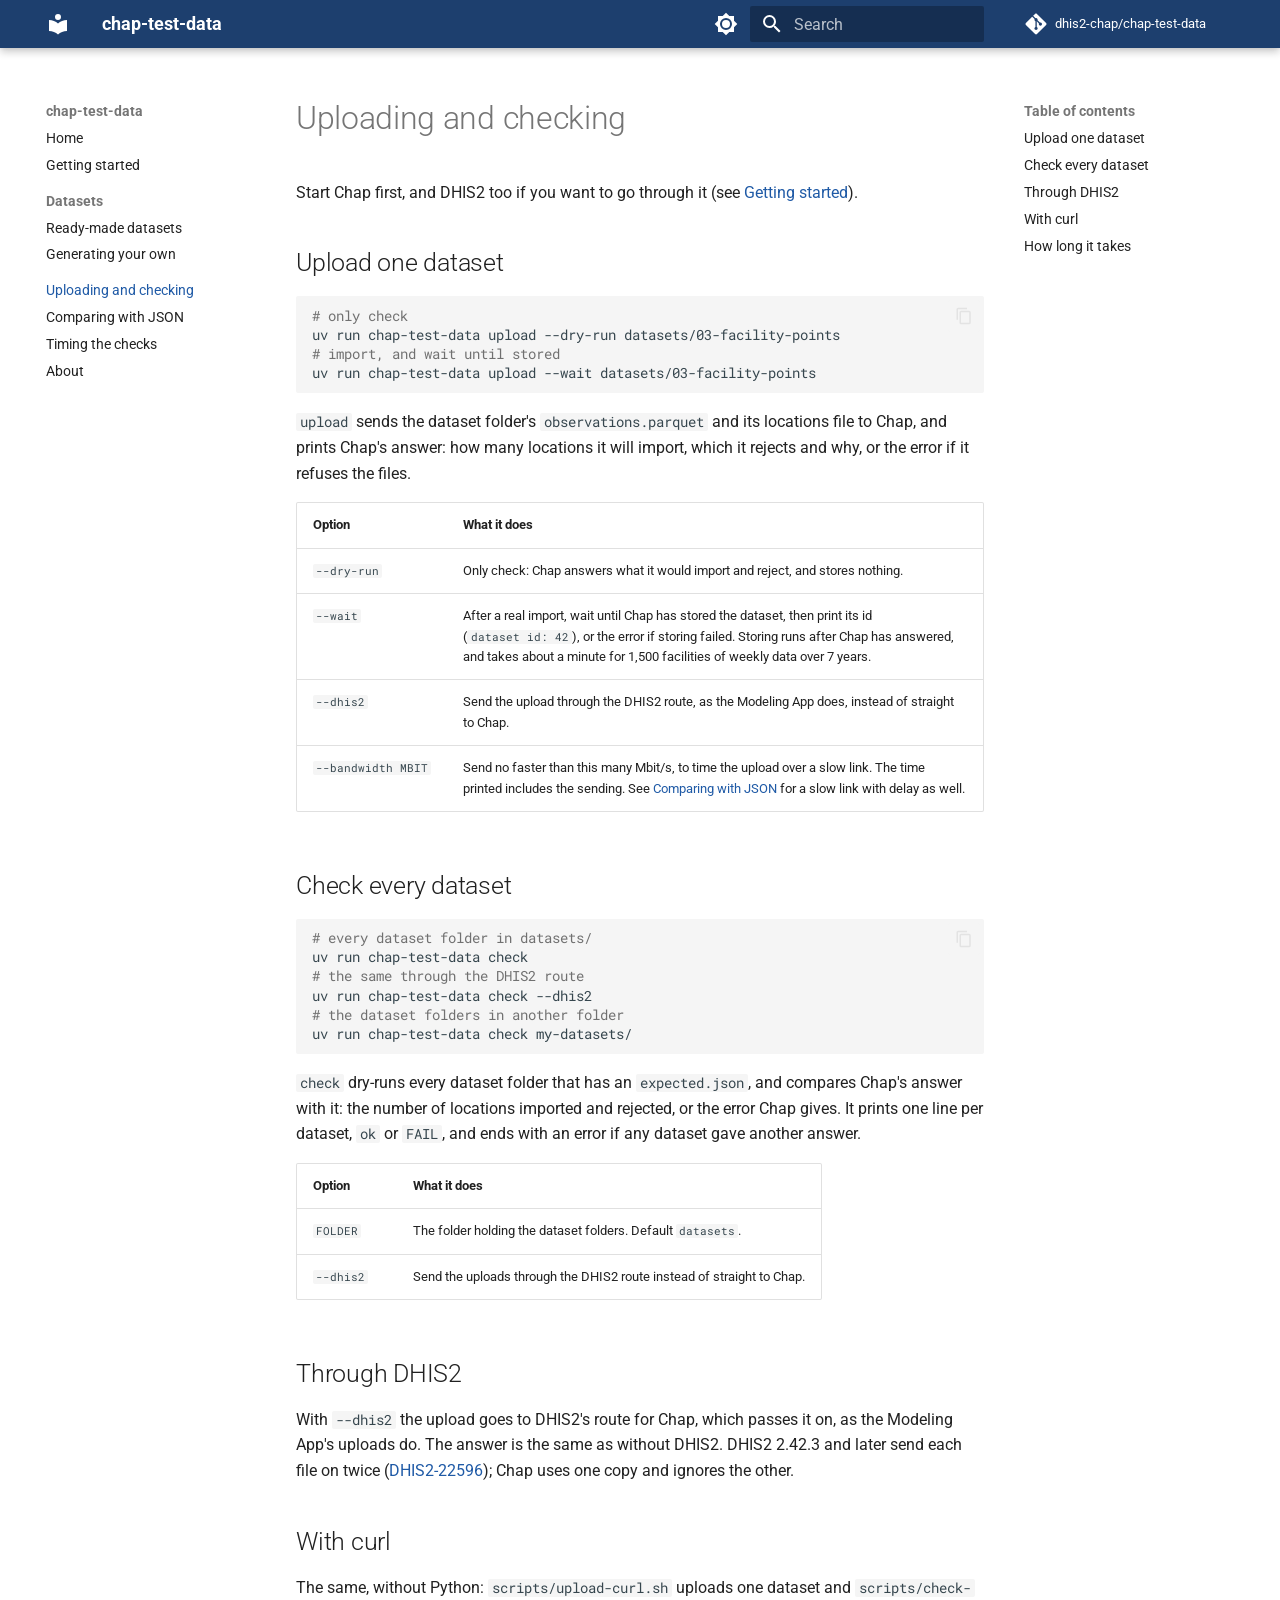
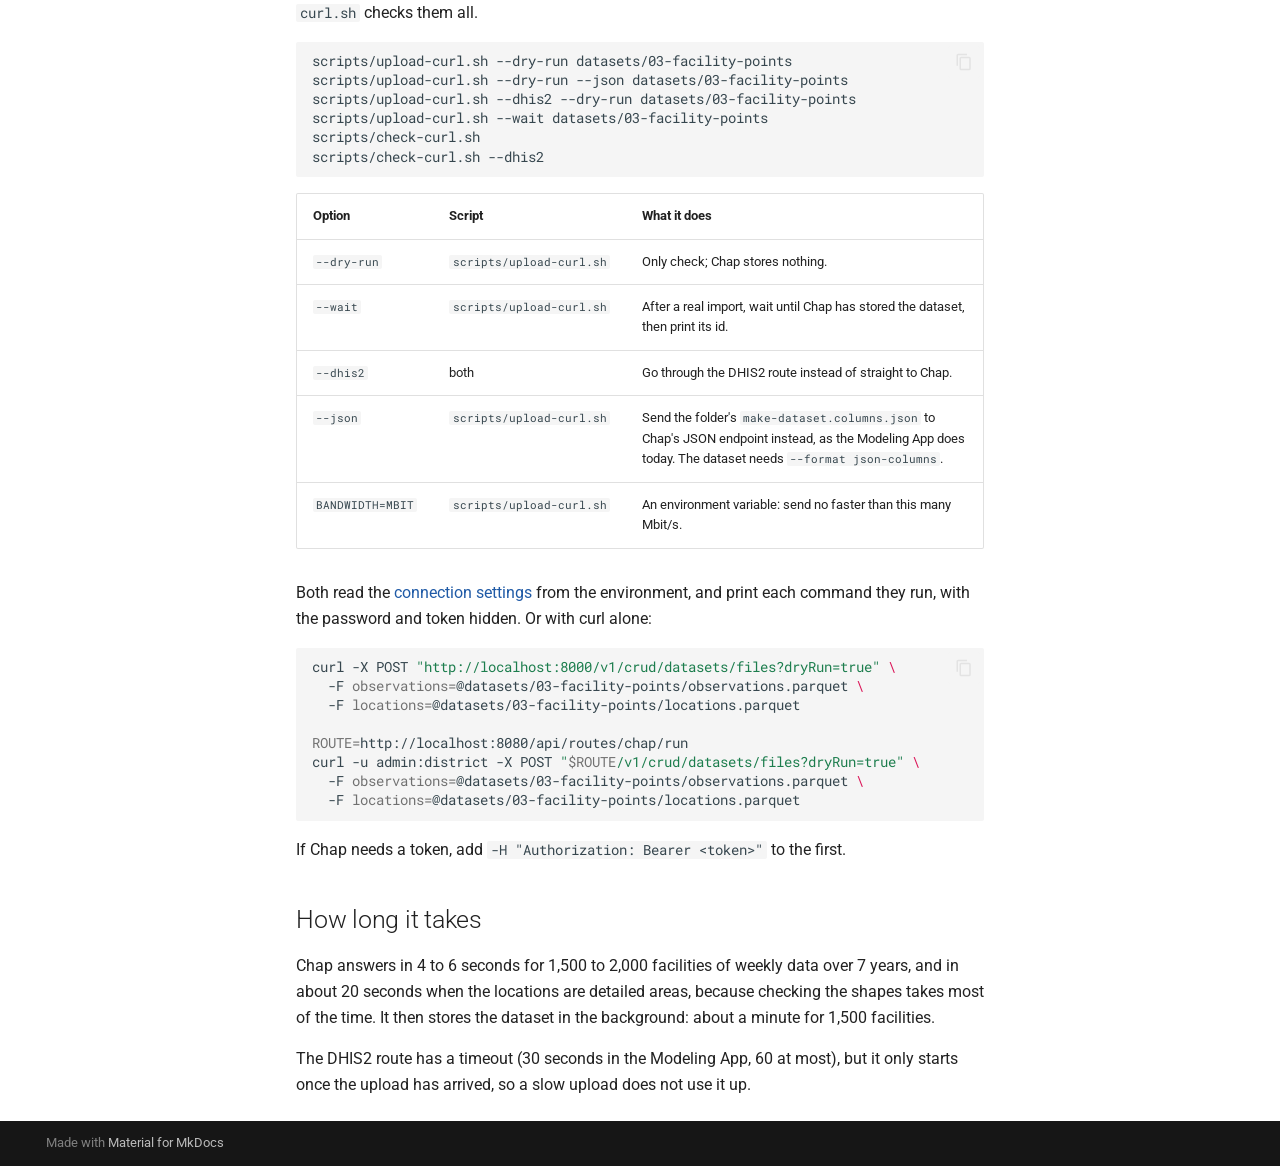
<file: uploading/index.html>
<!doctype html>
<html lang="en" class="no-js">
  <head>
    
      <meta charset="utf-8">
      <meta name="viewport" content="width=device-width,initial-scale=1">
      
        <meta name="description" content="Generate Chap test datasets of any size and upload, check and compare them against Chap">
      
      
      
        <link rel="canonical" href="https://dhis2-chap.github.io/chap-test-data/uploading/">
      
      
        <link rel="prev" href="../generating/">
      
      
        <link rel="next" href="../comparing/">
      
      
        
      
      
      <link rel="icon" href="../assets/images/favicon.png">
      <meta name="generator" content="mkdocs-1.6.1, mkdocs-material-9.8.2">
    
    
      
        <title>Uploading and checking - chap-test-data</title>
      
    
    
      <link rel="stylesheet" href="../assets/stylesheets/main.57a0d79d.min.css">
      
        
        <link rel="stylesheet" href="../assets/stylesheets/palette.fb2fffe2.min.css">
      
      


    
    
      
    
    
      
        
        
        <link rel="preconnect" href="https://fonts.gstatic.com" crossorigin>
        <link rel="stylesheet" href="https://fonts.googleapis.com/css?family=Roboto:300,300i,400,400i,700,700i%7CRoboto+Mono:400,400i,700,700i&display=fallback">
        <style>:root{--md-text-font:"Roboto";--md-code-font:"Roboto Mono"}</style>
      
    
    
      <link rel="stylesheet" href="../stylesheets/extra.css">
    
    <script>__md_scope=new URL("..",location),__md_hash=e=>[...e].reduce(((e,_)=>(e<<5)-e+_.charCodeAt(0)),0),__md_get=(e,_=localStorage,t=__md_scope)=>JSON.parse(_.getItem(t.pathname+"."+e)),__md_set=(e,_,t=localStorage,a=__md_scope)=>{try{t.setItem(a.pathname+"."+e,JSON.stringify(_))}catch(e){}}</script>
    
      

    
    
  </head>
  
  
    
    
      
    
    
    
    
    <body dir="ltr" data-md-color-scheme="default" data-md-color-primary="custom" data-md-color-accent="custom">
  
    
    <input class="md-toggle" data-md-toggle="drawer" type="checkbox" id="__drawer" autocomplete="off">
    <input class="md-toggle" data-md-toggle="search" type="checkbox" id="__search" autocomplete="off">
    <label class="md-overlay" for="__drawer"></label>
    <div data-md-component="skip">
      
        
        <a href="#uploading-and-checking" class="md-skip">
          Skip to content
        </a>
      
    </div>
    <div data-md-component="announce">
      
    </div>
    
    
      

  

<header class="md-header md-header--shadow" data-md-component="header">
  <nav class="md-header__inner md-grid" aria-label="Header">
    <a href=".." title="chap-test-data" class="md-header__button md-logo" aria-label="chap-test-data" data-md-component="logo">
      
  
  <svg xmlns="http://www.w3.org/2000/svg" viewBox="0 0 24 24"><path d="M12 8a3 3 0 0 0 3-3 3 3 0 0 0-3-3 3 3 0 0 0-3 3 3 3 0 0 0 3 3m0 3.54C9.64 9.35 6.5 8 3 8v11c3.5 0 6.64 1.35 9 3.54 2.36-2.19 5.5-3.54 9-3.54V8c-3.5 0-6.64 1.35-9 3.54"/></svg>

    </a>
    <label class="md-header__button md-icon" for="__drawer">
      
      <svg xmlns="http://www.w3.org/2000/svg" viewBox="0 0 24 24"><path d="M3 6h18v2H3zm0 5h18v2H3zm0 5h18v2H3z"/></svg>
    </label>
    <div class="md-header__title" data-md-component="header-title">
      <div class="md-header__ellipsis">
        <div class="md-header__topic">
          <span class="md-ellipsis">
            chap-test-data
          </span>
        </div>
        <div class="md-header__topic" data-md-component="header-topic">
          <span class="md-ellipsis">
            
              Uploading and checking
            
          </span>
        </div>
      </div>
    </div>
    
      
        <form class="md-header__option" data-md-component="palette">
  
    
    
    
    <input class="md-option" data-md-color-media="" data-md-color-scheme="default" data-md-color-primary="custom" data-md-color-accent="custom"  aria-label="Switch to dark mode"  type="radio" name="__palette" id="__palette_0">
    
      <label class="md-header__button md-icon" title="Switch to dark mode" for="__palette_1" hidden>
        <svg xmlns="http://www.w3.org/2000/svg" viewBox="0 0 24 24"><path d="M12 8a4 4 0 0 0-4 4 4 4 0 0 0 4 4 4 4 0 0 0 4-4 4 4 0 0 0-4-4m0 10a6 6 0 0 1-6-6 6 6 0 0 1 6-6 6 6 0 0 1 6 6 6 6 0 0 1-6 6m8-9.31V4h-4.69L12 .69 8.69 4H4v4.69L.69 12 4 15.31V20h4.69L12 23.31 15.31 20H20v-4.69L23.31 12z"/></svg>
      </label>
    
  
    
    
    
    <input class="md-option" data-md-color-media="" data-md-color-scheme="slate" data-md-color-primary="custom" data-md-color-accent="custom"  aria-label="Switch to light mode"  type="radio" name="__palette" id="__palette_1">
    
      <label class="md-header__button md-icon" title="Switch to light mode" for="__palette_0" hidden>
        <svg xmlns="http://www.w3.org/2000/svg" viewBox="0 0 24 24"><path d="M12 18c-.89 0-1.74-.2-2.5-.55C11.56 16.5 13 14.42 13 12s-1.44-4.5-3.5-5.45C10.26 6.2 11.11 6 12 6a6 6 0 0 1 6 6 6 6 0 0 1-6 6m8-9.31V4h-4.69L12 .69 8.69 4H4v4.69L.69 12 4 15.31V20h4.69L12 23.31 15.31 20H20v-4.69L23.31 12z"/></svg>
      </label>
    
  
</form>
      
    
    
      <script>var palette=__md_get("__palette");if(palette&&palette.color){if("(prefers-color-scheme)"===palette.color.media){var media=matchMedia("(prefers-color-scheme: light)"),input=document.querySelector(media.matches?"[data-md-color-media='(prefers-color-scheme: light)']":"[data-md-color-media='(prefers-color-scheme: dark)']");palette.color.media=input.getAttribute("data-md-color-media"),palette.color.scheme=input.getAttribute("data-md-color-scheme"),palette.color.primary=input.getAttribute("data-md-color-primary"),palette.color.accent=input.getAttribute("data-md-color-accent")}for(var[key,value]of Object.entries(palette.color))document.body.setAttribute("data-md-color-"+key,value)}</script>
    
    
    
      
      
        <label class="md-header__button md-icon" for="__search">
          
          <svg xmlns="http://www.w3.org/2000/svg" viewBox="0 0 24 24"><path d="M9.5 3A6.5 6.5 0 0 1 16 9.5c0 1.61-.59 3.09-1.56 4.23l.27.27h.79l5 5-1.5 1.5-5-5v-.79l-.27-.27A6.52 6.52 0 0 1 9.5 16 6.5 6.5 0 0 1 3 9.5 6.5 6.5 0 0 1 9.5 3m0 2C7 5 5 7 5 9.5S7 14 9.5 14 14 12 14 9.5 12 5 9.5 5"/></svg>
        </label>
        <div class="md-search" data-md-component="search" role="dialog">
  <label class="md-search__overlay" for="__search"></label>
  <div class="md-search__inner" role="search">
    <form class="md-search__form" name="search">
      <input type="text" class="md-search__input" name="query" aria-label="Search" placeholder="Search" autocapitalize="off" autocorrect="off" autocomplete="off" spellcheck="false" data-md-component="search-query" required>
      <label class="md-search__icon md-icon" for="__search">
        
        <svg xmlns="http://www.w3.org/2000/svg" viewBox="0 0 24 24"><path d="M9.5 3A6.5 6.5 0 0 1 16 9.5c0 1.61-.59 3.09-1.56 4.23l.27.27h.79l5 5-1.5 1.5-5-5v-.79l-.27-.27A6.52 6.52 0 0 1 9.5 16 6.5 6.5 0 0 1 3 9.5 6.5 6.5 0 0 1 9.5 3m0 2C7 5 5 7 5 9.5S7 14 9.5 14 14 12 14 9.5 12 5 9.5 5"/></svg>
        
        <svg xmlns="http://www.w3.org/2000/svg" viewBox="0 0 24 24"><path d="M20 11v2H8l5.5 5.5-1.42 1.42L4.16 12l7.92-7.92L13.5 5.5 8 11z"/></svg>
      </label>
      <nav class="md-search__options" aria-label="Search">
        
        <button type="reset" class="md-search__icon md-icon" title="Clear" aria-label="Clear" tabindex="-1">
          
          <svg xmlns="http://www.w3.org/2000/svg" viewBox="0 0 24 24"><path d="M19 6.41 17.59 5 12 10.59 6.41 5 5 6.41 10.59 12 5 17.59 6.41 19 12 13.41 17.59 19 19 17.59 13.41 12z"/></svg>
        </button>
      </nav>
      
    </form>
    <div class="md-search__output">
      <div class="md-search__scrollwrap" tabindex="0" data-md-scrollfix>
        <div class="md-search-result" data-md-component="search-result">
          <div class="md-search-result__meta">
            Initializing search
          </div>
          <ol class="md-search-result__list" role="presentation"></ol>
        </div>
      </div>
    </div>
  </div>
</div>
      
    
    
      <div class="md-header__source">
        <a href="https://github.com/dhis2-chap/chap-test-data" title="Go to repository" class="md-source" data-md-component="source">
  <div class="md-source__icon md-icon">
    
    <svg xmlns="http://www.w3.org/2000/svg" viewBox="0 0 448 512"><!--! Font Awesome Free 7.1.0 by @fontawesome - https://fontawesome.com License - https://fontawesome.com/license/free (Icons: CC BY 4.0, Fonts: SIL OFL 1.1, Code: MIT License) Copyright 2025 Fonticons, Inc.--><path d="M439.6 236.1 244 40.5c-5.4-5.5-12.8-8.5-20.4-8.5s-15 3-20.4 8.4L162.5 81l51.5 51.5c27.1-9.1 52.7 16.8 43.4 43.7l49.7 49.7c34.2-11.8 61.2 31 35.5 56.7-26.5 26.5-70.2-2.9-56-37.3L240.3 199v121.9c25.3 12.5 22.3 41.8 9.1 55-6.4 6.4-15.2 10.1-24.3 10.1s-17.8-3.6-24.3-10.1c-17.6-17.6-11.1-46.9 11.2-56v-123c-20.8-8.5-24.6-30.7-18.6-45L142.6 101 8.5 235.1C3 240.6 0 247.9 0 255.5s3 15 8.5 20.4l195.6 195.7c5.4 5.4 12.7 8.4 20.4 8.4s15-3 20.4-8.4l194.7-194.7c5.4-5.4 8.4-12.8 8.4-20.4s-3-15-8.4-20.4"/></svg>
  </div>
  <div class="md-source__repository">
    dhis2-chap/chap-test-data
  </div>
</a>
      </div>
    
  </nav>
  
</header>
    
    <div class="md-container" data-md-component="container">
      
      
        
          
        
      
      <main class="md-main" data-md-component="main">
        <div class="md-main__inner md-grid">
          
            
              
              <div class="md-sidebar md-sidebar--primary" data-md-component="sidebar" data-md-type="navigation" >
                <div class="md-sidebar__scrollwrap">
                  <div class="md-sidebar__inner">
                    



<nav class="md-nav md-nav--primary" aria-label="Navigation" data-md-level="0">
  <label class="md-nav__title" for="__drawer">
    <a href=".." title="chap-test-data" class="md-nav__button md-logo" aria-label="chap-test-data" data-md-component="logo">
      
  
  <svg xmlns="http://www.w3.org/2000/svg" viewBox="0 0 24 24"><path d="M12 8a3 3 0 0 0 3-3 3 3 0 0 0-3-3 3 3 0 0 0-3 3 3 3 0 0 0 3 3m0 3.54C9.64 9.35 6.5 8 3 8v11c3.5 0 6.64 1.35 9 3.54 2.36-2.19 5.5-3.54 9-3.54V8c-3.5 0-6.64 1.35-9 3.54"/></svg>

    </a>
    chap-test-data
  </label>
  
    <div class="md-nav__source">
      <a href="https://github.com/dhis2-chap/chap-test-data" title="Go to repository" class="md-source" data-md-component="source">
  <div class="md-source__icon md-icon">
    
    <svg xmlns="http://www.w3.org/2000/svg" viewBox="0 0 448 512"><!--! Font Awesome Free 7.1.0 by @fontawesome - https://fontawesome.com License - https://fontawesome.com/license/free (Icons: CC BY 4.0, Fonts: SIL OFL 1.1, Code: MIT License) Copyright 2025 Fonticons, Inc.--><path d="M439.6 236.1 244 40.5c-5.4-5.5-12.8-8.5-20.4-8.5s-15 3-20.4 8.4L162.5 81l51.5 51.5c27.1-9.1 52.7 16.8 43.4 43.7l49.7 49.7c34.2-11.8 61.2 31 35.5 56.7-26.5 26.5-70.2-2.9-56-37.3L240.3 199v121.9c25.3 12.5 22.3 41.8 9.1 55-6.4 6.4-15.2 10.1-24.3 10.1s-17.8-3.6-24.3-10.1c-17.6-17.6-11.1-46.9 11.2-56v-123c-20.8-8.5-24.6-30.7-18.6-45L142.6 101 8.5 235.1C3 240.6 0 247.9 0 255.5s3 15 8.5 20.4l195.6 195.7c5.4 5.4 12.7 8.4 20.4 8.4s15-3 20.4-8.4l194.7-194.7c5.4-5.4 8.4-12.8 8.4-20.4s-3-15-8.4-20.4"/></svg>
  </div>
  <div class="md-source__repository">
    dhis2-chap/chap-test-data
  </div>
</a>
    </div>
  
  <ul class="md-nav__list" data-md-scrollfix>
    
      
      
  
  
  
  
    <li class="md-nav__item">
      <a href=".." class="md-nav__link">
        
  
  
  <span class="md-ellipsis">
    
  
    Home
  

    
  </span>
  
  

      </a>
    </li>
  

    
      
      
  
  
  
  
    <li class="md-nav__item">
      <a href="../getting-started/" class="md-nav__link">
        
  
  
  <span class="md-ellipsis">
    
  
    Getting started
  

    
  </span>
  
  

      </a>
    </li>
  

    
      
      
  
  
  
  
    
    
    
    
      
        
        
      
    
    
    <li class="md-nav__item md-nav__item--section md-nav__item--nested">
      
        
        
        <input class="md-nav__toggle md-toggle " type="checkbox" id="__nav_3" >
        
          
          <label class="md-nav__link" for="__nav_3" id="__nav_3_label" tabindex="">
            
  
  
  <span class="md-ellipsis">
    
  
    Datasets
  

    
  </span>
  
  

            <span class="md-nav__icon md-icon"></span>
          </label>
        
        <nav class="md-nav" data-md-level="1" aria-labelledby="__nav_3_label" aria-expanded="false">
          <label class="md-nav__title" for="__nav_3">
            <span class="md-nav__icon md-icon"></span>
            
  
    Datasets
  

          </label>
          <ul class="md-nav__list" data-md-scrollfix>
            
              
                
  
  
  
  
    <li class="md-nav__item">
      <a href="../ready-made/" class="md-nav__link">
        
  
  
  <span class="md-ellipsis">
    
  
    Ready-made datasets
  

    
  </span>
  
  

      </a>
    </li>
  

              
            
              
                
  
  
  
  
    <li class="md-nav__item">
      <a href="../generating/" class="md-nav__link">
        
  
  
  <span class="md-ellipsis">
    
  
    Generating your own
  

    
  </span>
  
  

      </a>
    </li>
  

              
            
          </ul>
        </nav>
      
    </li>
  

    
      
      
  
  
    
  
  
  
    <li class="md-nav__item md-nav__item--active">
      
      <input class="md-nav__toggle md-toggle" type="checkbox" id="__toc">
      
      
        
      
      
        <label class="md-nav__link md-nav__link--active" for="__toc">
          
  
  
  <span class="md-ellipsis">
    
  
    Uploading and checking
  

    
  </span>
  
  

          <span class="md-nav__icon md-icon"></span>
        </label>
      
      <a href="./" class="md-nav__link md-nav__link--active">
        
  
  
  <span class="md-ellipsis">
    
  
    Uploading and checking
  

    
  </span>
  
  

      </a>
      
        

<nav class="md-nav md-nav--secondary" aria-label="Table of contents">
  
  
  
    
  
  
    <label class="md-nav__title" for="__toc">
      <span class="md-nav__icon md-icon"></span>
      Table of contents
    </label>
    <ul class="md-nav__list" data-md-component="toc" data-md-scrollfix>
      
        <li class="md-nav__item">
  <a href="#upload-one-dataset" class="md-nav__link">
    <span class="md-ellipsis">
      
        Upload one dataset
      
    </span>
  </a>
  
</li>
      
        <li class="md-nav__item">
  <a href="#check-every-dataset" class="md-nav__link">
    <span class="md-ellipsis">
      
        Check every dataset
      
    </span>
  </a>
  
</li>
      
        <li class="md-nav__item">
  <a href="#through-dhis2" class="md-nav__link">
    <span class="md-ellipsis">
      
        Through DHIS2
      
    </span>
  </a>
  
</li>
      
        <li class="md-nav__item">
  <a href="#with-curl" class="md-nav__link">
    <span class="md-ellipsis">
      
        With curl
      
    </span>
  </a>
  
</li>
      
        <li class="md-nav__item">
  <a href="#how-long-it-takes" class="md-nav__link">
    <span class="md-ellipsis">
      
        How long it takes
      
    </span>
  </a>
  
</li>
      
    </ul>
  
</nav>
      
    </li>
  

    
      
      
  
  
  
  
    <li class="md-nav__item">
      <a href="../comparing/" class="md-nav__link">
        
  
  
  <span class="md-ellipsis">
    
  
    Comparing with JSON
  

    
  </span>
  
  

      </a>
    </li>
  

    
      
      
  
  
  
  
    <li class="md-nav__item">
      <a href="../checks/" class="md-nav__link">
        
  
  
  <span class="md-ellipsis">
    
  
    Timing the checks
  

    
  </span>
  
  

      </a>
    </li>
  

    
      
      
  
  
  
  
    <li class="md-nav__item">
      <a href="../about/" class="md-nav__link">
        
  
  
  <span class="md-ellipsis">
    
  
    About
  

    
  </span>
  
  

      </a>
    </li>
  

    
  </ul>
</nav>
                  </div>
                </div>
              </div>
            
            
              
              <div class="md-sidebar md-sidebar--secondary" data-md-component="sidebar" data-md-type="toc" >
                <div class="md-sidebar__scrollwrap">
                  <div class="md-sidebar__inner">
                    

<nav class="md-nav md-nav--secondary" aria-label="Table of contents">
  
  
  
    
  
  
    <label class="md-nav__title" for="__toc">
      <span class="md-nav__icon md-icon"></span>
      Table of contents
    </label>
    <ul class="md-nav__list" data-md-component="toc" data-md-scrollfix>
      
        <li class="md-nav__item">
  <a href="#upload-one-dataset" class="md-nav__link">
    <span class="md-ellipsis">
      
        Upload one dataset
      
    </span>
  </a>
  
</li>
      
        <li class="md-nav__item">
  <a href="#check-every-dataset" class="md-nav__link">
    <span class="md-ellipsis">
      
        Check every dataset
      
    </span>
  </a>
  
</li>
      
        <li class="md-nav__item">
  <a href="#through-dhis2" class="md-nav__link">
    <span class="md-ellipsis">
      
        Through DHIS2
      
    </span>
  </a>
  
</li>
      
        <li class="md-nav__item">
  <a href="#with-curl" class="md-nav__link">
    <span class="md-ellipsis">
      
        With curl
      
    </span>
  </a>
  
</li>
      
        <li class="md-nav__item">
  <a href="#how-long-it-takes" class="md-nav__link">
    <span class="md-ellipsis">
      
        How long it takes
      
    </span>
  </a>
  
</li>
      
    </ul>
  
</nav>
                  </div>
                </div>
              </div>
            
          
          
            <div class="md-content" data-md-component="content">
              
              <article class="md-content__inner md-typeset">
                
                  


  
  


<h1 id="uploading-and-checking">Uploading and checking<a class="headerlink" href="#uploading-and-checking" title="Permanent link">&para;</a></h1>
<p>Start Chap first, and DHIS2 too if you want to go through it (see
<a href="../getting-started/">Getting started</a>).</p>
<h2 id="upload-one-dataset">Upload one dataset<a class="headerlink" href="#upload-one-dataset" title="Permanent link">&para;</a></h2>
<div class="highlight"><pre><span></span><code><a id="__codelineno-0-1" name="__codelineno-0-1" href="#__codelineno-0-1"></a><span class="c1"># only check</span>
<a id="__codelineno-0-2" name="__codelineno-0-2" href="#__codelineno-0-2"></a>uv<span class="w"> </span>run<span class="w"> </span>chap-test-data<span class="w"> </span>upload<span class="w"> </span>--dry-run<span class="w"> </span>datasets/03-facility-points
<a id="__codelineno-0-3" name="__codelineno-0-3" href="#__codelineno-0-3"></a><span class="c1"># import, and wait until stored</span>
<a id="__codelineno-0-4" name="__codelineno-0-4" href="#__codelineno-0-4"></a>uv<span class="w"> </span>run<span class="w"> </span>chap-test-data<span class="w"> </span>upload<span class="w"> </span>--wait<span class="w"> </span>datasets/03-facility-points
</code></pre></div>
<p><code>upload</code> sends the dataset folder's <code>observations.parquet</code> and its locations file to Chap, and
prints Chap's answer: how many locations it will import, which it rejects and why, or the error
if it refuses the files.</p>
<table>
<thead>
<tr>
<th>Option</th>
<th>What it does</th>
</tr>
</thead>
<tbody>
<tr>
<td><code>--dry-run</code></td>
<td>Only check: Chap answers what it would import and reject, and stores nothing.</td>
</tr>
<tr>
<td><code>--wait</code></td>
<td>After a real import, wait until Chap has stored the dataset, then print its id (<code>dataset id: 42</code>), or the error if storing failed. Storing runs after Chap has answered, and takes about a minute for 1,500 facilities of weekly data over 7 years.</td>
</tr>
<tr>
<td><code>--dhis2</code></td>
<td>Send the upload through the DHIS2 route, as the Modeling App does, instead of straight to Chap.</td>
</tr>
<tr>
<td><code>--bandwidth MBIT</code></td>
<td>Send no faster than this many Mbit/s, to time the upload over a slow link. The time printed includes the sending. See <a href="../comparing/">Comparing with JSON</a> for a slow link with delay as well.</td>
</tr>
</tbody>
</table>
<h2 id="check-every-dataset">Check every dataset<a class="headerlink" href="#check-every-dataset" title="Permanent link">&para;</a></h2>
<div class="highlight"><pre><span></span><code><a id="__codelineno-1-1" name="__codelineno-1-1" href="#__codelineno-1-1"></a><span class="c1"># every dataset folder in datasets/</span>
<a id="__codelineno-1-2" name="__codelineno-1-2" href="#__codelineno-1-2"></a>uv<span class="w"> </span>run<span class="w"> </span>chap-test-data<span class="w"> </span>check
<a id="__codelineno-1-3" name="__codelineno-1-3" href="#__codelineno-1-3"></a><span class="c1"># the same through the DHIS2 route</span>
<a id="__codelineno-1-4" name="__codelineno-1-4" href="#__codelineno-1-4"></a>uv<span class="w"> </span>run<span class="w"> </span>chap-test-data<span class="w"> </span>check<span class="w"> </span>--dhis2
<a id="__codelineno-1-5" name="__codelineno-1-5" href="#__codelineno-1-5"></a><span class="c1"># the dataset folders in another folder</span>
<a id="__codelineno-1-6" name="__codelineno-1-6" href="#__codelineno-1-6"></a>uv<span class="w"> </span>run<span class="w"> </span>chap-test-data<span class="w"> </span>check<span class="w"> </span>my-datasets/
</code></pre></div>
<p><code>check</code> dry-runs every dataset folder that has an <code>expected.json</code>, and compares Chap's answer
with it: the number of locations imported and rejected, or the error Chap gives. It prints one
line per dataset, <code>ok</code> or <code>FAIL</code>, and ends with an error if any dataset gave another answer.</p>
<table>
<thead>
<tr>
<th>Option</th>
<th>What it does</th>
</tr>
</thead>
<tbody>
<tr>
<td><code>FOLDER</code></td>
<td>The folder holding the dataset folders. Default <code>datasets</code>.</td>
</tr>
<tr>
<td><code>--dhis2</code></td>
<td>Send the uploads through the DHIS2 route instead of straight to Chap.</td>
</tr>
</tbody>
</table>
<h2 id="through-dhis2">Through DHIS2<a class="headerlink" href="#through-dhis2" title="Permanent link">&para;</a></h2>
<p>With <code>--dhis2</code> the upload goes to DHIS2's route for Chap, which passes it on, as the Modeling
App's uploads do. The answer is the same as without DHIS2. DHIS2 2.42.3 and later send each file
on twice (<a href="https://dhis2.atlassian.net/browse/DHIS2-22596">DHIS2-22596</a>); Chap uses one copy and
ignores the other.</p>
<h2 id="with-curl">With curl<a class="headerlink" href="#with-curl" title="Permanent link">&para;</a></h2>
<p>The same, without Python: <code>scripts/upload-curl.sh</code> uploads one dataset and <code>scripts/check-curl.sh</code> checks them all.</p>
<div class="highlight"><pre><span></span><code><a id="__codelineno-2-1" name="__codelineno-2-1" href="#__codelineno-2-1"></a>scripts/upload-curl.sh<span class="w"> </span>--dry-run<span class="w"> </span>datasets/03-facility-points
<a id="__codelineno-2-2" name="__codelineno-2-2" href="#__codelineno-2-2"></a>scripts/upload-curl.sh<span class="w"> </span>--dry-run<span class="w"> </span>--json<span class="w"> </span>datasets/03-facility-points
<a id="__codelineno-2-3" name="__codelineno-2-3" href="#__codelineno-2-3"></a>scripts/upload-curl.sh<span class="w"> </span>--dhis2<span class="w"> </span>--dry-run<span class="w"> </span>datasets/03-facility-points
<a id="__codelineno-2-4" name="__codelineno-2-4" href="#__codelineno-2-4"></a>scripts/upload-curl.sh<span class="w"> </span>--wait<span class="w"> </span>datasets/03-facility-points
<a id="__codelineno-2-5" name="__codelineno-2-5" href="#__codelineno-2-5"></a>scripts/check-curl.sh
<a id="__codelineno-2-6" name="__codelineno-2-6" href="#__codelineno-2-6"></a>scripts/check-curl.sh<span class="w"> </span>--dhis2
</code></pre></div>
<table>
<thead>
<tr>
<th>Option</th>
<th>Script</th>
<th>What it does</th>
</tr>
</thead>
<tbody>
<tr>
<td><code>--dry-run</code></td>
<td><code>scripts/upload-curl.sh</code></td>
<td>Only check; Chap stores nothing.</td>
</tr>
<tr>
<td><code>--wait</code></td>
<td><code>scripts/upload-curl.sh</code></td>
<td>After a real import, wait until Chap has stored the dataset, then print its id.</td>
</tr>
<tr>
<td><code>--dhis2</code></td>
<td>both</td>
<td>Go through the DHIS2 route instead of straight to Chap.</td>
</tr>
<tr>
<td><code>--json</code></td>
<td><code>scripts/upload-curl.sh</code></td>
<td>Send the folder's <code>make-dataset.columns.json</code> to Chap's JSON endpoint instead, as the Modeling App does today. The dataset needs <code>--format json-columns</code>.</td>
</tr>
<tr>
<td><code>BANDWIDTH=MBIT</code></td>
<td><code>scripts/upload-curl.sh</code></td>
<td>An environment variable: send no faster than this many Mbit/s.</td>
</tr>
</tbody>
</table>
<p>Both read the <a href="../getting-started/#connection-settings">connection settings</a> from the environment, and print each command they run, with the password and token hidden.
Or with curl alone:</p>
<div class="highlight"><pre><span></span><code><a id="__codelineno-3-1" name="__codelineno-3-1" href="#__codelineno-3-1"></a>curl<span class="w"> </span>-X<span class="w"> </span>POST<span class="w"> </span><span class="s2">"http://localhost:8000/v1/crud/datasets/files?dryRun=true"</span><span class="w"> </span><span class="se">\</span>
<a id="__codelineno-3-2" name="__codelineno-3-2" href="#__codelineno-3-2"></a><span class="w">  </span>-F<span class="w"> </span><span class="nv">observations</span><span class="o">=</span>@datasets/03-facility-points/observations.parquet<span class="w"> </span><span class="se">\</span>
<a id="__codelineno-3-3" name="__codelineno-3-3" href="#__codelineno-3-3"></a><span class="w">  </span>-F<span class="w"> </span><span class="nv">locations</span><span class="o">=</span>@datasets/03-facility-points/locations.parquet
<a id="__codelineno-3-4" name="__codelineno-3-4" href="#__codelineno-3-4"></a>
<a id="__codelineno-3-5" name="__codelineno-3-5" href="#__codelineno-3-5"></a><span class="nv">ROUTE</span><span class="o">=</span>http://localhost:8080/api/routes/chap/run
<a id="__codelineno-3-6" name="__codelineno-3-6" href="#__codelineno-3-6"></a>curl<span class="w"> </span>-u<span class="w"> </span>admin:district<span class="w"> </span>-X<span class="w"> </span>POST<span class="w"> </span><span class="s2">"</span><span class="nv">$ROUTE</span><span class="s2">/v1/crud/datasets/files?dryRun=true"</span><span class="w"> </span><span class="se">\</span>
<a id="__codelineno-3-7" name="__codelineno-3-7" href="#__codelineno-3-7"></a><span class="w">  </span>-F<span class="w"> </span><span class="nv">observations</span><span class="o">=</span>@datasets/03-facility-points/observations.parquet<span class="w"> </span><span class="se">\</span>
<a id="__codelineno-3-8" name="__codelineno-3-8" href="#__codelineno-3-8"></a><span class="w">  </span>-F<span class="w"> </span><span class="nv">locations</span><span class="o">=</span>@datasets/03-facility-points/locations.parquet
</code></pre></div>
<p>If Chap needs a token, add <code>-H "Authorization: Bearer &lt;token&gt;"</code> to the first.</p>
<h2 id="how-long-it-takes">How long it takes<a class="headerlink" href="#how-long-it-takes" title="Permanent link">&para;</a></h2>
<p>Chap answers in 4 to 6 seconds for 1,500 to 2,000 facilities of weekly data over 7 years, and in
about 20 seconds when the locations are detailed areas, because checking the shapes takes most of
the time. It then stores the dataset in the background: about a minute for 1,500 facilities.</p>
<p>The DHIS2 route has a timeout (30 seconds in the Modeling App, 60 at most), but it only starts
once the upload has arrived, so a slow upload does not use it up.</p>












                
              </article>
            </div>
          
          
<script>var target=document.getElementById(location.hash.slice(1));target&&target.name&&(target.checked=target.name.startsWith("__tabbed_"))</script>
        </div>
        
          <button type="button" class="md-top md-icon" data-md-component="top" hidden>
  
  <svg xmlns="http://www.w3.org/2000/svg" viewBox="0 0 24 24"><path d="M13 20h-2V8l-5.5 5.5-1.42-1.42L12 4.16l7.92 7.92-1.42 1.42L13 8z"/></svg>
  Back to top
</button>
        
      </main>
      
        <footer class="md-footer">
  
  <div class="md-footer-meta md-typeset">
    <div class="md-footer-meta__inner md-grid">
      <div class="md-copyright">
  
  
    Made with
    <a href="https://squidfunk.github.io/mkdocs-material/" target="_blank" rel="noopener">
      Material for MkDocs
    </a>
  
</div>
      
    </div>
  </div>
</footer>
      
    </div>
    <div class="md-dialog" data-md-component="dialog">
      <div class="md-dialog__inner md-typeset"></div>
    </div>
    
    
    
      
      
      <script id="__config" type="application/json">{"annotate": null, "base": "..", "features": ["navigation.sections", "navigation.top", "navigation.tracking", "search.highlight", "content.code.copy"], "search": "../assets/javascripts/workers/search.a7633da7.min.js", "tags": null, "translations": {"clipboard.copied": "Copied to clipboard", "clipboard.copy": "Copy to clipboard", "search.result.more.one": "1 more on this page", "search.result.more.other": "# more on this page", "search.result.none": "No matching documents", "search.result.one": "1 matching document", "search.result.other": "# matching documents", "search.result.placeholder": "Type to start searching", "search.result.term.missing": "Missing", "select.version": "Select version"}, "version": null}</script>
    
    
      <script src="../assets/javascripts/bundle.a5f9d56c.min.js"></script>
      
    
  </body>
</html>
</file>
<file: stylesheets/extra.css>
/* A dark blue theme. */
:root {
  --md-primary-fg-color: #1d3f6e;
  --md-primary-fg-color--light: #2f5a94;
  --md-primary-fg-color--dark: #142d4f;
  --md-accent-fg-color: #2f6fc4;
  --md-accent-fg-color--transparent: rgba(47, 111, 196, 0.1);
}
[data-md-color-scheme="default"] {
  --md-typeset-a-color: #1f5aa6;
}
[data-md-color-scheme="slate"] {
  --md-typeset-a-color: #7fb0f0;
  --md-accent-fg-color: #7fb0f0;
  --md-accent-fg-color--transparent: rgba(127, 176, 240, 0.1);
}

/* Code in tables (file names, options, column names) stays on one line. A table too wide for the
   screen scrolls sideways inside its own frame, not the page. */
.md-typeset table:not([class]) code {
  white-space: nowrap;
}
</file>
<file: assets/stylesheets/main.57a0d79d.min.css>
@charset "UTF-8";html{box-sizing:border-box;-webkit-text-size-adjust:none;-moz-text-size-adjust:none;text-size-adjust:none}*,:after,:before{box-sizing:inherit}@media(prefers-reduced-motion){*,:after,:before{transition:none!important}}body{margin:0;-webkit-font-smoothing:antialiased;-moz-osx-font-smoothing:grayscale;--md-text-font-family:var(--md-text-font, _),
    -apple-system, BlinkMacSystemFont, Helvetica, Arial, sans-serif;--md-code-font-family:var(--md-code-font, _),
    SFMono-Regular, Consolas, Menlo, monospace}.md-typeset code:not(.focus-visible),a,button,input,label{-webkit-tap-highlight-color:transparent}a{color:inherit;text-decoration:none}hr{box-sizing:initial;display:block;height:.05rem;padding:0;overflow:visible;border:0}small{font-size:80%}sub,sup{line-height:1em}img{border-style:none}table{border-spacing:0;border-collapse:initial}td,th{font-weight:400;vertical-align:top}button{padding:0;margin:0;font-family:inherit;font-size:inherit;background:#0000;border:0}input{border:0;outline:none}:root{--md-primary-fg-color:#4051b5;--md-primary-fg-color--light:#5d6cc0;--md-primary-fg-color--dark:#303fa1;--md-primary-bg-color:#fff;--md-primary-bg-color--light:#ffffffb3;--md-accent-fg-color:#526cfe;--md-accent-fg-color--transparent:#526cfe1a;--md-accent-bg-color:#fff;--md-accent-bg-color--light:#ffffffb3;--md-typeset-table-sort-icon:url("data:image/svg+xml;charset=utf-8,<svg xmlns='http://www.w3.org/2000/svg' viewBox='0 0 24 24'><path d='m18 21-4-4h3V7h-3l4-4 4 4h-3v10h3M2 19v-2h10v2M2 13v-2h7v2M2 7V5h4v2z'/></svg>");--md-typeset-table-sort-icon--asc:url("data:image/svg+xml;charset=utf-8,<svg xmlns='http://www.w3.org/2000/svg' viewBox='0 0 24 24'><path d='M19 17h3l-4 4-4-4h3V3h2M2 17h10v2H2M6 5v2H2V5m0 6h7v2H2z'/></svg>");--md-typeset-table-sort-icon--desc:url("data:image/svg+xml;charset=utf-8,<svg xmlns='http://www.w3.org/2000/svg' viewBox='0 0 24 24'><path d='M19 7h3l-4-4-4 4h3v14h2M2 17h10v2H2M6 5v2H2V5m0 6h7v2H2z'/></svg>")}[data-md-color-scheme=default]{color-scheme:light}[data-md-color-scheme=default] img[src$="#gh-dark-mode-only"],[data-md-color-scheme=default] img[src$="#only-dark"]{display:none}:root,[data-md-color-scheme=default]{--md-hue:225deg;--md-default-fg-color:#000000de;--md-default-fg-color--light:#0000008a;--md-default-fg-color--lighter:#00000052;--md-default-fg-color--lightest:#00000012;--md-default-bg-color:#fff;--md-default-bg-color--light:#ffffffb3;--md-default-bg-color--lighter:#ffffff4d;--md-default-bg-color--lightest:#ffffff1f;--md-code-fg-color:#36464e;--md-code-bg-color:#f5f5f5;--md-code-bg-color--light:#f5f5f5b3;--md-code-bg-color--lighter:#f5f5f54d;--md-code-hl-color:#4287ff;--md-code-hl-color--light:#4287ff1a;--md-code-hl-number-color:#d52a2a;--md-code-hl-special-color:#db1457;--md-code-hl-function-color:#a846b9;--md-code-hl-constant-color:#6e59d9;--md-code-hl-keyword-color:#3f6ec6;--md-code-hl-string-color:#1c7d4d;--md-code-hl-name-color:var(--md-code-fg-color);--md-code-hl-operator-color:var(--md-default-fg-color--light);--md-code-hl-punctuation-color:var(--md-default-fg-color--light);--md-code-hl-comment-color:var(--md-default-fg-color--light);--md-code-hl-generic-color:var(--md-default-fg-color--light);--md-code-hl-variable-color:var(--md-default-fg-color--light);--md-typeset-color:var(--md-default-fg-color);--md-typeset-a-color:var(--md-primary-fg-color);--md-typeset-del-color:#f5503d26;--md-typeset-ins-color:#0bd57026;--md-typeset-kbd-color:#fafafa;--md-typeset-kbd-accent-color:#fff;--md-typeset-kbd-border-color:#b8b8b8;--md-typeset-mark-color:#ffff0080;--md-typeset-table-color:#0000001f;--md-typeset-table-color--light:#00000009;--md-admonition-fg-color:var(--md-default-fg-color);--md-admonition-bg-color:var(--md-default-bg-color);--md-warning-fg-color:#000000de;--md-warning-bg-color:#ff9;--md-footer-fg-color:#fff;--md-footer-fg-color--light:#ffffffb3;--md-footer-fg-color--lighter:#ffffff73;--md-footer-bg-color:#000000de;--md-footer-bg-color--dark:#00000052;--md-shadow-z1:0 0.2rem 0.5rem #0000000d,
    0 0 0.05rem #0000001a;--md-shadow-z2:0 0.2rem 0.5rem #0000001a,
    0 0 0.05rem #00000040;--md-shadow-z3:0 0.2rem 0.5rem #0003,
    0 0 0.05rem #00000059}.md-icon svg{display:block;width:1.2rem;height:1.2rem;fill:currentcolor}aside,body,input{font-family:var(--md-text-font-family);font-feature-settings:"kern","liga";color:var(--md-typeset-color)}code,kbd,pre{font-family:var(--md-code-font-family);font-feature-settings:"kern"}.md-typeset{font-size:.8rem;line-height:1.6;overflow-wrap:break-word;-webkit-print-color-adjust:exact;color-adjust:exact}@media print{.md-typeset{font-size:.68rem}.md-typeset code,.md-typeset kbd,.md-typeset pre{white-space:pre-wrap}}.md-typeset blockquote,.md-typeset dl,.md-typeset figure,.md-typeset ol,.md-typeset pre,.md-typeset ul{margin-top:1em;margin-bottom:1em}.md-typeset h1{margin:0 0 1.25em;font-size:2em;line-height:1.3;color:var(--md-default-fg-color--light)}.md-typeset h1,.md-typeset h2{font-weight:300;letter-spacing:-.01em}.md-typeset h2{margin:1.6em 0 .64em;font-size:1.5625em;line-height:1.4}.md-typeset h3{margin:1.6em 0 .8em;font-size:1.25em;font-weight:400;line-height:1.5;letter-spacing:-.01em}.md-typeset h2+h3{margin-top:.8em}.md-typeset h4{margin:1em 0;font-weight:700;letter-spacing:-.01em}.md-typeset h5,.md-typeset h6{margin:1.25em 0;font-size:.8em;font-weight:700;color:var(--md-default-fg-color--light);letter-spacing:-.01em}.md-typeset h5{text-transform:uppercase}.md-typeset h5 code{text-transform:none}.md-typeset hr{display:flow-root;margin:1.5em 0;border-bottom:.05rem solid var(--md-default-fg-color--lightest)}.md-typeset a{color:var(--md-typeset-a-color);word-break:break-word}.md-typeset a,.md-typeset a:before{transition:color 125ms}.md-typeset a:focus,.md-typeset a:hover{color:var(--md-accent-fg-color)}.md-typeset a:focus code,.md-typeset a:hover code{color:var(--md-accent-fg-color);background-color:var(--md-accent-fg-color--transparent)}.md-typeset a code{color:var(--md-typeset-a-color)}.md-typeset a.focus-visible{outline-color:var(--md-accent-fg-color);outline-offset:.2rem}.md-typeset code,.md-typeset kbd,.md-typeset pre{font-variant-ligatures:none;color:var(--md-code-fg-color);direction:ltr;transition:background-color 125ms}.md-typeset code{padding:0 .2941176471em;font-size:.85em;word-break:break-word;background-color:var(--md-code-bg-color);border-radius:.1rem;-webkit-box-decoration-break:clone;box-decoration-break:clone;transition:color 125ms,background-color 125ms}.md-typeset code:not(.focus-visible){outline:none}.md-typeset pre{position:relative;display:flow-root;line-height:1.4}.md-typeset pre>code{display:block;padding:.7720588235em 1.1764705882em;margin:0;overflow:auto;word-break:normal;touch-action:auto;scrollbar-color:var(--md-default-fg-color--lighter) #0000;scrollbar-width:thin;outline-color:var(--md-accent-fg-color);box-shadow:none;-webkit-box-decoration-break:slice;box-decoration-break:slice}.md-typeset pre>code:hover{scrollbar-color:var(--md-accent-fg-color) #0000}.md-typeset pre>code::-webkit-scrollbar{width:.2rem;height:.2rem}.md-typeset pre>code::-webkit-scrollbar-thumb{background-color:var(--md-default-fg-color--lighter)}.md-typeset pre>code::-webkit-scrollbar-thumb:hover{background-color:var(--md-accent-fg-color)}.md-typeset kbd{display:inline-block;padding:0 .6666666667em;font-size:.75em;color:var(--md-default-fg-color);word-break:break-word;vertical-align:text-top;background-color:var(--md-typeset-kbd-color);border-radius:.1rem;box-shadow:0 .1rem 0 .05rem var(--md-typeset-kbd-border-color),0 .1rem 0 var(--md-typeset-kbd-border-color),0 -.1rem .2rem var(--md-typeset-kbd-accent-color) inset}.md-typeset mark{color:inherit;word-break:break-word;background-color:var(--md-typeset-mark-color);-webkit-box-decoration-break:clone;box-decoration-break:clone}.md-typeset abbr{text-decoration:none;cursor:help}.md-typeset [data-preview],.md-typeset abbr{border-bottom:.05rem dotted var(--md-default-fg-color--light)}.md-typeset small{opacity:.75}[dir=ltr] .md-typeset sub,[dir=ltr] .md-typeset sup{margin-left:.078125em}[dir=rtl] .md-typeset sub,[dir=rtl] .md-typeset sup{margin-right:.078125em}[dir=ltr] .md-typeset blockquote{padding-left:.6rem;border-left:.2rem solid var(--md-default-fg-color--lighter)}[dir=rtl] .md-typeset blockquote{padding-right:.6rem;border-right:.2rem solid var(--md-default-fg-color--lighter)}.md-typeset blockquote{margin-left:0;margin-right:0;color:var(--md-default-fg-color--light)}.md-typeset ul{list-style-type:disc}.md-typeset ul[type]{list-style-type:revert-layer}[dir=ltr] .md-typeset ol,[dir=ltr] .md-typeset ol li ol,[dir=ltr] .md-typeset ol li ul,[dir=ltr] .md-typeset ul,[dir=ltr] .md-typeset ul li ol,[dir=ltr] .md-typeset ul li ul{margin-left:.625em}[dir=rtl] .md-typeset ol,[dir=rtl] .md-typeset ol li ol,[dir=rtl] .md-typeset ol li ul,[dir=rtl] .md-typeset ul,[dir=rtl] .md-typeset ul li ol,[dir=rtl] .md-typeset ul li ul{margin-right:.625em}.md-typeset ol,.md-typeset ul{padding:0}.md-typeset ol:not([hidden]),.md-typeset ul:not([hidden]){display:flow-root}.md-typeset ol ol,.md-typeset ul ol{list-style-type:lower-alpha}.md-typeset ol ol ol,.md-typeset ul ol ol{list-style-type:lower-roman}.md-typeset ol ol ol ol,.md-typeset ul ol ol ol{list-style-type:upper-alpha}.md-typeset ol ol ol ol ol,.md-typeset ul ol ol ol ol{list-style-type:upper-roman}.md-typeset ol[type],.md-typeset ul[type]{list-style-type:revert-layer}[dir=ltr] .md-typeset ol li,[dir=ltr] .md-typeset ul li{margin-left:1.25em}[dir=rtl] .md-typeset ol li,[dir=rtl] .md-typeset ul li{margin-right:1.25em}.md-typeset ol li,.md-typeset ul li{margin-bottom:.5em}.md-typeset ol li blockquote,.md-typeset ol li p,.md-typeset ul li blockquote,.md-typeset ul li p{margin:.5em 0}.md-typeset ol li:last-child,.md-typeset ul li:last-child{margin-bottom:0}.md-typeset ol li ol,.md-typeset ol li ul,.md-typeset ul li ol,.md-typeset ul li ul{margin-top:.5em;margin-bottom:.5em}[dir=ltr] .md-typeset dd{margin-left:1.875em}[dir=rtl] .md-typeset dd{margin-right:1.875em}.md-typeset dd{margin-top:1em;margin-bottom:1.5em}.md-typeset img,.md-typeset svg,.md-typeset video{max-width:100%;height:auto}.md-typeset img[align=left]{margin:1em 1em 1em 0}.md-typeset img[align=right]{margin:1em 0 1em 1em}.md-typeset img[align]:only-child{margin-top:0}.md-typeset figure{display:flow-root;width:fit-content;max-width:100%;margin:1em auto;text-align:center}.md-typeset figure img{display:block;margin:0 auto}.md-typeset figcaption{max-width:24rem;margin:1em auto;font-style:italic}.md-typeset iframe{max-width:100%}.md-typeset table:not([class]){display:inline-block;max-width:100%;overflow:auto;font-size:.64rem;touch-action:auto;background-color:var(--md-default-bg-color);border:.05rem solid var(--md-typeset-table-color);border-radius:.1rem}@media print{.md-typeset table:not([class]){display:table}}.md-typeset table:not([class])+*{margin-top:1.5em}.md-typeset table:not([class]) td>:first-child,.md-typeset table:not([class]) th>:first-child{margin-top:0}.md-typeset table:not([class]) td>:last-child,.md-typeset table:not([class]) th>:last-child{margin-bottom:0}.md-typeset table:not([class]) td:not([align]),.md-typeset table:not([class]) th:not([align]){text-align:left}[dir=rtl] .md-typeset table:not([class]) td:not([align]),[dir=rtl] .md-typeset table:not([class]) th:not([align]){text-align:right}.md-typeset table:not([class]) th{min-width:5rem;padding:.9375em 1.25em;font-weight:700;vertical-align:top}.md-typeset table:not([class]) td{padding:.9375em 1.25em;vertical-align:top;border-top:.05rem solid var(--md-typeset-table-color)}.md-typeset table:not([class]) tbody tr{transition:background-color 125ms}.md-typeset table:not([class]) tbody tr:hover{background-color:var(--md-typeset-table-color--light);box-shadow:0 .05rem 0 var(--md-default-bg-color) inset}.md-typeset table:not([class]) a{word-break:normal}.md-typeset table th[role=columnheader]{cursor:pointer}[dir=ltr] .md-typeset table th[role=columnheader]:after{margin-left:.5em}[dir=rtl] .md-typeset table th[role=columnheader]:after{margin-right:.5em}.md-typeset table th[role=columnheader]:after{display:inline-block;width:1.2em;height:1.2em;vertical-align:text-bottom;content:"";-webkit-mask-image:var(--md-typeset-table-sort-icon);mask-image:var(--md-typeset-table-sort-icon);-webkit-mask-repeat:no-repeat;mask-repeat:no-repeat;-webkit-mask-size:contain;mask-size:contain;transition:background-color 125ms}.md-typeset table th[role=columnheader]:hover:after{background-color:var(--md-default-fg-color--lighter)}.md-typeset table th[role=columnheader][aria-sort=ascending]:after{background-color:var(--md-default-fg-color--light);-webkit-mask-image:var(--md-typeset-table-sort-icon--asc);mask-image:var(--md-typeset-table-sort-icon--asc)}.md-typeset table th[role=columnheader][aria-sort=descending]:after{background-color:var(--md-default-fg-color--light);-webkit-mask-image:var(--md-typeset-table-sort-icon--desc);mask-image:var(--md-typeset-table-sort-icon--desc)}.md-typeset__scrollwrap{margin:1em -.8rem;overflow-x:auto;touch-action:auto}.md-typeset__table{display:inline-block;padding:0 .8rem;margin-bottom:.5em}@media print{.md-typeset__table{display:block}}html .md-typeset__table table{display:table;width:100%;margin:0;overflow:hidden}@media screen and (max-width:44.984375em){.md-content__inner>pre{margin:1em -.8rem}.md-content__inner>pre code{border-radius:0}}.md-typeset .md-author{position:relative;display:block;flex-shrink:0;width:1.6rem;height:1.6rem;overflow:hidden;border-radius:100%;transition:color 125ms,transform 125ms}.md-typeset .md-author img{display:block}.md-typeset .md-author--more{font-size:.6rem;font-weight:700;line-height:1.6rem;color:var(--md-default-fg-color--lighter);text-align:center;background:var(--md-default-fg-color--lightest)}.md-typeset .md-author--long{width:2.4rem;height:2.4rem}.md-typeset a.md-author{transform:scale(1)}.md-typeset a.md-author img{filter:grayscale(100%) opacity(75%);border-radius:100%;transition:filter 125ms}.md-typeset a.md-author:focus,.md-typeset a.md-author:hover{z-index:1;transform:scale(1.1)}.md-typeset a.md-author:focus img,.md-typeset a.md-author:hover img{filter:grayscale(0)}.md-banner{overflow:auto;color:var(--md-footer-fg-color);background-color:var(--md-footer-bg-color)}@media print{.md-banner{display:none}}.md-banner--warning{color:var(--md-warning-fg-color);background-color:var(--md-warning-bg-color)}.md-banner__inner{padding:0 .8rem;margin:.6rem auto;font-size:.7rem}[dir=ltr] .md-banner__button{float:right}[dir=rtl] .md-banner__button{float:left}.md-banner__button{color:inherit;cursor:pointer;transition:opacity .25s}.no-js .md-banner__button{display:none}.md-banner__button:hover{opacity:.7}html{height:100%;overflow-x:hidden;font-size:125%}@media screen and (min-width:100em){html{font-size:137.5%}}@media screen and (min-width:125em){html{font-size:150%}}body{position:relative;display:flex;flex-direction:column;width:100%;min-height:100%;font-size:.5rem;background-color:var(--md-default-bg-color)}@media print{body{display:block}}@media screen and (max-width:59.984375em){body[data-md-scrolllock]{position:fixed}}.md-grid{max-width:61rem;margin-left:auto;margin-right:auto}.md-container{display:flex;flex-grow:1;flex-direction:column}@media print{.md-container{display:block}}.md-main{flex-grow:1}.md-main__inner{display:flex;height:100%;margin-top:1.5rem}.md-ellipsis{overflow:hidden;text-overflow:ellipsis}.md-toggle{display:none}.md-option{position:absolute;width:0;height:0;opacity:0}.md-option:checked+label:not([hidden]){display:block}.md-option.focus-visible+label{outline-style:auto;outline-color:var(--md-accent-fg-color)}.md-skip{position:fixed;z-index:-1;padding:.3rem .5rem;margin:.5rem;font-size:.64rem;color:var(--md-default-bg-color);background-color:var(--md-default-fg-color);border-radius:.1rem;outline-color:var(--md-accent-fg-color);opacity:0;transform:translateY(.4rem)}.md-skip:focus{z-index:10;opacity:1;transition:transform .25s cubic-bezier(.4,0,.2,1),opacity 175ms 75ms;transform:translateY(0)}@page{margin:25mm}:root{--md-clipboard-icon:url("data:image/svg+xml;charset=utf-8,<svg xmlns='http://www.w3.org/2000/svg' viewBox='0 0 24 24'><path d='M19 21H8V7h11m0-2H8a2 2 0 0 0-2 2v14a2 2 0 0 0 2 2h11a2 2 0 0 0 2-2V7a2 2 0 0 0-2-2m-3-4H4a2 2 0 0 0-2 2v14h2V3h12z'/></svg>");--md-code-select-icon:url("data:image/svg+xml;charset=utf-8,<svg xmlns='http://www.w3.org/2000/svg' viewBox='0 0 24 24'><path d='M19 19h-4v2h4c1.1 0 2-.9 2-2v-4h-2m0-12h-4v2h4v4h2V5c0-1.1-.9-2-2-2M5 5h4V3H5c-1.1 0-2 .9-2 2v4h2m0 6H3v4c0 1.1.9 2 2 2h4v-2H5zm2-4h2v2H7zm4 0h2v2h-2zm4 0h2v2h-2zM7 7h2v2H7zm4 0h2v2h-2zm4 0h2v2h-2zm-8 8h2v2H7zm4 0h2v2h-2zm4 0h2v2h-2z'/></svg>");--md-code-copy-icon:url("data:image/svg+xml;charset=utf-8,<svg xmlns='http://www.w3.org/2000/svg' viewBox='0 0 24 24'><path d='M19 21H8V7h11m0-2H8a2 2 0 0 0-2 2v14a2 2 0 0 0 2 2h11a2 2 0 0 0 2-2V7a2 2 0 0 0-2-2m-3-4H4a2 2 0 0 0-2 2v14h2V3h12z'/></svg>")}.md-clipboard{z-index:1;width:1.5em;height:1.5em;color:var(--md-default-fg-color--lightest);cursor:pointer;border-radius:.1rem;outline-color:var(--md-accent-fg-color);outline-offset:.1rem;transition:color .25s}@media print{.md-clipboard{display:none}}.md-clipboard:not(.focus-visible){outline:none;-webkit-tap-highlight-color:transparent}:hover>.md-clipboard{color:var(--md-default-fg-color--light)}.md-clipboard:focus,.md-clipboard:hover{color:var(--md-accent-fg-color)}.md-clipboard:after{display:block;width:1.125em;height:1.125em;margin:0 auto;content:"";background-color:currentcolor;-webkit-mask-image:var(--md-clipboard-icon);mask-image:var(--md-clipboard-icon);-webkit-mask-repeat:no-repeat;mask-repeat:no-repeat;-webkit-mask-position:center;mask-position:center;-webkit-mask-size:contain;mask-size:contain}.md-clipboard--inline{cursor:pointer}.md-clipboard--inline code{transition:color .25s,background-color .25s}.md-clipboard--inline:focus code,.md-clipboard--inline:hover code{color:var(--md-accent-fg-color);background-color:var(--md-accent-fg-color--transparent)}.md-typeset .md-code__content{display:grid}.md-code__nav{position:absolute;top:.25em;right:.25em;z-index:1;display:flex;gap:.2rem;padding:.2rem;background-color:var(--md-code-bg-color--lighter);border-radius:.1rem;transition:background-color .25s}:hover>.md-code__nav{background-color:var(--md-code-bg-color--light)}.md-code__button{display:block;width:1.5em;height:1.5em;color:var(--md-default-fg-color--lightest);cursor:pointer;outline-color:var(--md-accent-fg-color);outline-offset:.1rem;transition:color .25s}:hover>*>.md-code__button{color:var(--md-default-fg-color--light)}.md-code__button.focus-visible,.md-code__button:hover{color:var(--md-accent-fg-color)}.md-code__button--active{color:var(--md-default-fg-color)!important}.md-code__button:after{display:block;width:1.125em;height:1.125em;margin:0 auto;content:"";background-color:currentcolor;-webkit-mask-repeat:no-repeat;mask-repeat:no-repeat;-webkit-mask-position:center;mask-position:center;-webkit-mask-size:contain;mask-size:contain}.md-code__button[data-md-type=select]:after{-webkit-mask-image:var(--md-code-select-icon);mask-image:var(--md-code-select-icon)}.md-code__button[data-md-type=copy]:after{-webkit-mask-image:var(--md-code-copy-icon);mask-image:var(--md-code-copy-icon)}@keyframes consent{0%{opacity:0;transform:translateY(100%)}to{opacity:1;transform:translateY(0)}}@keyframes overlay{0%{opacity:0}to{opacity:1}}.md-consent__overlay{position:fixed;top:0;z-index:5;width:100%;height:100%;background-color:#0000008a;-webkit-backdrop-filter:blur(.1rem);backdrop-filter:blur(.1rem);opacity:1;animation:overlay .25s both}.md-consent__inner{position:fixed;bottom:0;z-index:5;width:100%;max-height:100%;padding:0;overflow:auto;background-color:var(--md-default-bg-color);border:0;border-radius:.1rem;box-shadow:0 0 .2rem #0000001a,0 .2rem .4rem #0003;animation:consent .5s cubic-bezier(.1,.7,.1,1) both}.md-consent__form{padding:.8rem}.md-consent__settings{display:none;margin:1em 0}input:checked+.md-consent__settings{display:block}.md-consent__controls{margin-bottom:.8rem}.md-typeset .md-consent__controls .md-button{display:inline}@media screen and (max-width:44.984375em){.md-typeset .md-consent__controls .md-button{display:block;width:100%;margin-top:.4rem;text-align:center}}.md-consent label{cursor:pointer}.md-content{flex-grow:1;min-width:0}.md-content__inner{padding-top:.6rem;margin:0 .8rem 1.2rem}@media screen and (min-width:76.25em){[dir=ltr] .md-sidebar--primary:not([hidden])~.md-content>.md-content__inner,[dir=rtl] .md-sidebar--secondary:not([hidden])~.md-content>.md-content__inner{margin-left:1.2rem}[dir=ltr] .md-sidebar--secondary:not([hidden])~.md-content>.md-content__inner,[dir=rtl] .md-sidebar--primary:not([hidden])~.md-content>.md-content__inner{margin-right:1.2rem}}.md-content__inner:before{display:block;height:.4rem;content:""}.md-content__inner>:last-child{margin-bottom:0}[dir=ltr] .md-content__button{float:right;margin-left:.4rem}[dir=rtl] .md-content__button{float:left;margin-right:.4rem}.md-content__button{padding:0;margin:.4rem 0}@media print{.md-content__button{display:none}}.md-typeset .md-content__button{color:var(--md-default-fg-color--lighter)}.md-content__button svg{display:inline;vertical-align:top}[dir=rtl] .md-content__button svg{transform:scaleX(-1)}[dir=ltr] .md-dialog{right:.8rem}[dir=rtl] .md-dialog{left:.8rem}.md-dialog{position:fixed;bottom:.8rem;z-index:4;min-width:11.1rem;padding:.4rem .6rem;pointer-events:none;background-color:var(--md-default-fg-color);border-radius:.1rem;box-shadow:var(--md-shadow-z3);opacity:0;transition:transform 0s .4s,opacity .4s;transform:translateY(100%)}@media print{.md-dialog{display:none}}.md-dialog--active{pointer-events:auto;opacity:1;transition:transform .4s cubic-bezier(.075,.85,.175,1),opacity .4s;transform:translateY(0)}.md-dialog__inner{font-size:.7rem;color:var(--md-default-bg-color)}.md-feedback{margin:2em 0 1em;text-align:center}.md-feedback fieldset{padding:0;margin:0;border:none}.md-feedback__title{margin:1em auto;font-weight:700}.md-feedback__inner{position:relative}.md-feedback__list{position:relative;display:flex;flex-wrap:wrap;place-content:baseline center}.md-feedback__list:hover .md-icon:not(:disabled){color:var(--md-default-fg-color--lighter)}:disabled .md-feedback__list{min-height:1.8rem}.md-feedback__icon{flex-shrink:0;margin:0 .1rem;color:var(--md-default-fg-color--light);cursor:pointer;transition:color 125ms}.md-feedback__icon:not(:disabled).md-icon:hover{color:var(--md-accent-fg-color)}.md-feedback__icon:disabled{color:var(--md-default-fg-color--lightest);pointer-events:none}.md-feedback__note{position:relative;opacity:0;transition:transform .4s cubic-bezier(.1,.7,.1,1),opacity .15s;transform:translateY(.4rem)}.md-feedback__note>*{max-width:16rem;margin:0 auto}:disabled .md-feedback__note{opacity:1;transform:translateY(0)}@media print{.md-feedback,.md-footer{display:none}}.md-footer{color:var(--md-footer-fg-color);background-color:var(--md-footer-bg-color)}.md-footer__inner{justify-content:space-between;padding:.2rem;overflow:auto}.md-footer__inner:not([hidden]){display:flex}.md-footer__link{display:flex;flex-grow:.01;align-items:end;max-width:100%;margin-top:1rem;margin-bottom:.4rem;overflow:hidden;outline-color:var(--md-accent-fg-color);transition:opacity .25s}.md-footer__link:focus,.md-footer__link:hover{opacity:.7}[dir=rtl] .md-footer__link svg{transform:scaleX(-1)}@media screen and (max-width:44.984375em){.md-footer__link--prev{flex-shrink:0}.md-footer__link--prev .md-footer__title{display:none}}[dir=ltr] .md-footer__link--next{margin-left:auto}.md-footer__link--next{text-align:right}[dir=rtl] .md-footer__link--next{margin-right:auto;text-align:left}.md-footer__title{flex-grow:1;max-width:calc(100% - 2.4rem);padding:0 1rem;margin-bottom:.7rem;font-size:.9rem;white-space:nowrap}.md-footer__button{padding:.4rem;margin:.2rem}.md-footer__direction{font-size:.64rem;opacity:.7}.md-footer-meta{background-color:var(--md-footer-bg-color--dark)}.md-footer-meta__inner{display:flex;flex-wrap:wrap;justify-content:space-between;padding:.2rem}html .md-footer-meta.md-typeset a{color:var(--md-footer-fg-color--light)}html .md-footer-meta.md-typeset a:focus,html .md-footer-meta.md-typeset a:hover{color:var(--md-footer-fg-color)}.md-copyright{width:100%;padding:.4rem 0;margin:auto .6rem;font-size:.64rem;color:var(--md-footer-fg-color--lighter)}.md-copyright__highlight{color:var(--md-footer-fg-color--light)}.md-social{display:inline-flex;gap:.2rem;padding:.2rem 0 .6rem;margin:0 .4rem}@media screen and (min-width:45em){.md-copyright{width:auto}.md-social{padding:.6rem 0}}.md-social__link{display:inline-block;width:1.6rem;height:1.6rem;text-align:center}.md-social__link:before{line-height:1.9}.md-social__link svg{max-height:.8rem;vertical-align:-25%;fill:currentcolor}.md-typeset .md-button{display:inline-block;padding:.625em 2em;font-weight:700;color:var(--md-primary-fg-color);cursor:pointer;border:.1rem solid;border-radius:.1rem;transition:color 125ms,background-color 125ms,border-color 125ms}.md-typeset .md-button--primary{color:var(--md-primary-bg-color);background-color:var(--md-primary-fg-color);border-color:var(--md-primary-fg-color)}.md-typeset .md-button:focus,.md-typeset .md-button:hover{color:var(--md-accent-bg-color);background-color:var(--md-accent-fg-color);border-color:var(--md-accent-fg-color)}[dir=ltr] .md-typeset .md-input,[dir=rtl] .md-typeset .md-input{border-top-left-radius:.1rem}[dir=ltr] .md-typeset .md-input,[dir=rtl] .md-typeset .md-input{border-top-right-radius:.1rem}.md-typeset .md-input{height:1.8rem;padding:0 .6rem;font-size:.8rem;border-bottom:.1rem solid var(--md-default-fg-color--lighter);box-shadow:var(--md-shadow-z1);transition:border .25s,box-shadow .25s}.md-typeset .md-input:focus,.md-typeset .md-input:hover{border-bottom-color:var(--md-accent-fg-color);box-shadow:var(--md-shadow-z2)}.md-typeset .md-input--stretch{width:100%}.md-header{position:sticky;left:0;right:0;top:0;z-index:4;display:block;color:var(--md-primary-bg-color);background-color:var(--md-primary-fg-color);box-shadow:0 0 .2rem #0000,0 .2rem .4rem #0000}@media print{.md-header{display:none}}.md-header[hidden]{transition:transform .25s cubic-bezier(.8,0,.6,1),box-shadow .25s;transform:translateY(-100%)}.md-header--shadow{box-shadow:0 0 .2rem #0000001a,0 .2rem .4rem #0003;transition:transform .25s cubic-bezier(.1,.7,.1,1),box-shadow .25s}.md-header__inner{display:flex;align-items:center;padding:0 .2rem}.md-header__button{position:relative;z-index:1;padding:.4rem;margin:.2rem;color:currentcolor;vertical-align:middle;cursor:pointer;outline-color:var(--md-accent-fg-color);transition:opacity .25s}.md-header__button:hover{opacity:.7}.md-header__button:not([hidden]){display:inline-block}.md-header__button:not(.focus-visible){outline:none;-webkit-tap-highlight-color:transparent}.md-header__button.md-logo{padding:.4rem;margin:.2rem}@media screen and (max-width:76.234375em){.md-header__button.md-logo{display:none}}.md-header__button.md-logo img,.md-header__button.md-logo svg{display:block;width:auto;height:1.2rem;fill:currentcolor}@media screen and (min-width:60em){.md-header__button[for=__search]{display:none}}.no-js .md-header__button[for=__search]{display:none}[dir=rtl] .md-header__button[for=__search] svg{transform:scaleX(-1)}@media screen and (min-width:76.25em){.md-header__button[for=__drawer]{display:none}}.md-header__topic{position:absolute;display:flex;max-width:100%;white-space:nowrap;transition:transform .4s cubic-bezier(.1,.7,.1,1),opacity .15s}.md-header__topic+.md-header__topic{z-index:-1;pointer-events:none;opacity:0;transition:transform .4s cubic-bezier(1,.7,.1,.1),opacity .15s;transform:translateX(1.25rem)}[dir=rtl] .md-header__topic+.md-header__topic{transform:translateX(-1.25rem)}.md-draft,.md-header__topic:first-child,.md-nav__title{font-weight:700}[dir=ltr] .md-header__title{margin-left:1rem;margin-right:.4rem}[dir=rtl] .md-header__title{margin-right:1rem;margin-left:.4rem}.md-header__title{flex-grow:1;height:2.4rem;font-size:.9rem;line-height:2.4rem}.md-header__title--active .md-header__topic{z-index:-1;pointer-events:none;opacity:0;transition:transform .4s cubic-bezier(1,.7,.1,.1),opacity .15s;transform:translateX(-1.25rem)}[dir=rtl] .md-header__title--active .md-header__topic{transform:translateX(1.25rem)}.md-header__title--active .md-header__topic+.md-header__topic{z-index:0;pointer-events:auto;opacity:1;transition:transform .4s cubic-bezier(.1,.7,.1,1),opacity .15s;transform:translateX(0)}.md-header__title>.md-header__ellipsis{position:relative;width:100%;height:100%}.md-header__option{display:flex;flex-shrink:0;max-width:100%;white-space:nowrap;transition:max-width 0s .25s,opacity .25s .25s}[data-md-toggle=search]:checked~.md-header .md-header__option{max-width:0;opacity:0;transition:max-width,opacity}.md-header__option>input{bottom:0}.md-header__source{display:none}@media screen and (min-width:60em){[dir=ltr] .md-header__source{margin-left:1rem}[dir=rtl] .md-header__source{margin-right:1rem}.md-header__source{display:block;width:11.7rem;max-width:11.7rem}}@media screen and (min-width:76.25em){[dir=ltr] .md-header__source{margin-left:1.4rem}[dir=rtl] .md-header__source{margin-right:1.4rem}}.md-meta{font-size:.7rem;line-height:1.3;color:var(--md-default-fg-color--light)}.md-meta__list{display:inline-flex;flex-wrap:wrap;padding:0;margin:0;list-style:none}.md-meta__item:not(:last-child):after{margin-left:.2rem;margin-right:.2rem;content:"·"}.md-meta__link{color:var(--md-typeset-a-color)}.md-meta__link:focus,.md-meta__link:hover{color:var(--md-accent-fg-color)}.md-draft{display:inline-block;padding-left:.5714285714em;padding-right:.5714285714em;color:#fff;background-color:#ff1744;border-radius:.125em}:root{--md-nav-icon--prev:url("data:image/svg+xml;charset=utf-8,<svg xmlns='http://www.w3.org/2000/svg' viewBox='0 0 24 24'><path d='M20 11v2H8l5.5 5.5-1.42 1.42L4.16 12l7.92-7.92L13.5 5.5 8 11z'/></svg>");--md-nav-icon--next:url("data:image/svg+xml;charset=utf-8,<svg xmlns='http://www.w3.org/2000/svg' viewBox='0 0 24 24'><path d='M8.59 16.58 13.17 12 8.59 7.41 10 6l6 6-6 6z'/></svg>");--md-toc-icon:url("data:image/svg+xml;charset=utf-8,<svg xmlns='http://www.w3.org/2000/svg' viewBox='0 0 24 24'><path d='M3 9h14V7H3zm0 4h14v-2H3zm0 4h14v-2H3zm16 0h2v-2h-2zm0-10v2h2V7zm0 6h2v-2h-2z'/></svg>");--md-path-icon:url("data:image/svg+xml;charset=utf-8,<svg xmlns='http://www.w3.org/2000/svg' viewBox='0 0 24 24'><path d='M8.59 16.58 13.17 12 8.59 7.41 10 6l6 6-6 6z'/></svg>");--md-post-pin-icon:url("data:image/svg+xml;charset=utf-8,<svg xmlns='http://www.w3.org/2000/svg' viewBox='0 0 24 24'><path d='M16 12V4h1V2H7v2h1v8l-2 2v2h5.2v6h1.6v-6H18v-2z'/></svg>");--md-progress-value:0;--md-progress-delay:400ms;--md-search-result-icon:url("data:image/svg+xml;charset=utf-8,<svg xmlns='http://www.w3.org/2000/svg' viewBox='0 0 24 24'><path d='M14 2H6a2 2 0 0 0-2 2v16a2 2 0 0 0 2 2h7c-.41-.25-.8-.56-1.14-.9-.33-.33-.61-.7-.86-1.1H6V4h7v5h5v1.18c.71.16 1.39.43 2 .82V8zm6.31 16.9c1.33-2.11.69-4.9-1.4-6.22-2.11-1.33-4.91-.68-6.22 1.4-1.34 2.11-.69 4.89 1.4 6.22 1.46.93 3.32.93 4.79.02L22 23.39 23.39 22zm-3.81.1a2.5 2.5 0 0 1-2.5-2.5 2.5 2.5 0 0 1 2.5-2.5 2.5 2.5 0 0 1 2.5 2.5 2.5 2.5 0 0 1-2.5 2.5'/></svg>")}.md-nav,.md-nav__link .md-typeset{font-size:.7rem;line-height:1.3}.md-nav__title{display:block;padding:0 .6rem;overflow:hidden;color:var(--md-default-fg-color--light);text-overflow:ellipsis}.md-nav__title .md-nav__button{display:none}.md-nav__title .md-nav__button img{width:auto;height:100%}.md-nav__title .md-nav__button.md-logo img,.md-nav__title .md-nav__button.md-logo svg{display:block;width:auto;max-width:100%;height:2.4rem;object-fit:contain;fill:currentcolor}.md-nav__list{padding:0;margin:0;list-style:none}.md-nav__link{display:flex;gap:.4rem;align-items:flex-start;margin-top:.625em;scroll-snap-align:start;transition:color 125ms}.md-nav__link--passed,.md-nav__link--passed code{color:var(--md-default-fg-color--light)}.md-nav__item .md-nav__link--active,.md-nav__item .md-nav__link--active code{color:var(--md-typeset-a-color)}.md-nav__link .md-ellipsis{position:relative}.md-nav__link .md-ellipsis code{word-break:normal}[dir=ltr] .md-nav__link .md-icon:last-child{margin-left:auto}[dir=rtl] .md-nav__link .md-icon:last-child{margin-right:auto}.md-nav__link svg{position:relative;flex-shrink:0;height:1.3em;fill:currentcolor}.md-nav__link[for]:focus,.md-nav__link[for]:hover,.md-nav__link[href]:focus,.md-nav__link[href]:hover{color:var(--md-accent-fg-color);cursor:pointer}.md-nav__link[for]:focus code,.md-nav__link[for]:hover code,.md-nav__link[href]:focus code,.md-nav__link[href]:hover code{color:var(--md-accent-fg-color);background-color:var(--md-accent-fg-color--transparent)}.md-nav__link.focus-visible,.md-pagination__link.focus-visible{outline-color:var(--md-accent-fg-color);outline-offset:.2rem}.md-nav--primary .md-nav__link[for=__toc]{display:none}.md-nav--primary .md-nav__link[for=__toc] .md-icon:after{display:block;width:100%;height:100%;background-color:currentcolor;-webkit-mask-image:var(--md-toc-icon);mask-image:var(--md-toc-icon)}.md-nav--primary .md-nav__link[for=__toc]~.md-nav,.md-nav__source{display:none}.md-nav__container>.md-nav__link{margin-top:0}.md-nav__container>.md-nav__link:first-child{flex-grow:1;min-width:0}.md-nav__icon{flex-shrink:0}@media screen and (max-width:76.234375em){.md-nav--primary,.md-nav--primary .md-nav{position:absolute;left:0;right:0;top:0;z-index:1;display:flex;flex-direction:column;height:100%;background-color:var(--md-default-bg-color)}.md-nav--primary .md-nav__item,.md-nav--primary .md-nav__title{font-size:.8rem;line-height:1.5}.md-nav--primary .md-nav__title{position:relative;height:5.6rem;padding:3rem .8rem .2rem;line-height:2.4rem;color:var(--md-default-fg-color--light);white-space:nowrap;cursor:pointer;background-color:var(--md-default-fg-color--lightest)}[dir=ltr] .md-nav--primary .md-nav__title .md-nav__icon{left:.4rem}[dir=rtl] .md-nav--primary .md-nav__title .md-nav__icon{right:.4rem}.md-nav--primary .md-nav__title .md-nav__icon{position:absolute;top:.4rem;display:block;width:1.2rem;height:1.2rem;margin:.2rem}.md-nav--primary .md-nav__title .md-nav__icon:after{display:block;width:100%;height:100%;content:"";background-color:currentcolor;-webkit-mask-image:var(--md-nav-icon--prev);mask-image:var(--md-nav-icon--prev);-webkit-mask-repeat:no-repeat;mask-repeat:no-repeat;-webkit-mask-position:center;mask-position:center;-webkit-mask-size:contain;mask-size:contain}.md-nav--primary .md-nav__title~.md-nav__list{overflow-y:auto;touch-action:pan-y;scroll-snap-type:y mandatory;background-color:var(--md-default-bg-color);box-shadow:0 .05rem 0 var(--md-default-fg-color--lightest) inset}.md-nav--primary .md-nav__title~.md-nav__list>:first-child{border-top:0}.md-nav--primary .md-nav__title[for=__drawer]{font-weight:700;color:var(--md-primary-bg-color);background-color:var(--md-primary-fg-color)}.md-nav--primary .md-nav__title .md-logo{position:absolute;left:.2rem;right:.2rem;top:.2rem;display:block;padding:.4rem;margin:.2rem}.md-nav--primary .md-nav__list{flex:1}.md-nav--primary .md-nav__item{border-top:.05rem solid var(--md-default-fg-color--lightest)}.md-nav--primary .md-nav__item--active>.md-nav__link{color:var(--md-typeset-a-color)}.md-nav--primary .md-nav__item--active>.md-nav__link:focus,.md-nav--primary .md-nav__item--active>.md-nav__link:hover{color:var(--md-accent-fg-color)}.md-nav--primary .md-nav__link{padding:.6rem .8rem;margin-top:0}.md-nav--primary .md-nav__link svg{margin-top:.1em}.md-nav--primary .md-nav__link>.md-nav__link{padding:0}[dir=ltr] .md-nav--primary .md-nav__link .md-nav__icon{margin-right:-.2rem}[dir=rtl] .md-nav--primary .md-nav__link .md-nav__icon{margin-left:-.2rem}.md-nav--primary .md-nav__link .md-nav__icon{width:1.2rem;height:1.2rem;font-size:1.2rem}.md-nav--primary .md-nav__link .md-nav__icon:after{display:block;width:100%;height:100%;content:"";background-color:currentcolor;-webkit-mask-image:var(--md-nav-icon--next);mask-image:var(--md-nav-icon--next);-webkit-mask-repeat:no-repeat;mask-repeat:no-repeat;-webkit-mask-position:center;mask-position:center;-webkit-mask-size:contain;mask-size:contain}[dir=rtl] .md-nav--primary .md-nav__icon:after{transform:scale(-1)}.md-nav--primary .md-nav--secondary .md-nav{position:static;background-color:initial}[dir=ltr] .md-nav--primary .md-nav--secondary .md-nav .md-nav__link{padding-left:1.4rem}[dir=rtl] .md-nav--primary .md-nav--secondary .md-nav .md-nav__link{padding-right:1.4rem}[dir=ltr] .md-nav--primary .md-nav--secondary .md-nav .md-nav .md-nav__link{padding-left:2rem}[dir=rtl] .md-nav--primary .md-nav--secondary .md-nav .md-nav .md-nav__link{padding-right:2rem}[dir=ltr] .md-nav--primary .md-nav--secondary .md-nav .md-nav .md-nav .md-nav__link{padding-left:2.6rem}[dir=rtl] .md-nav--primary .md-nav--secondary .md-nav .md-nav .md-nav .md-nav__link{padding-right:2.6rem}[dir=ltr] .md-nav--primary .md-nav--secondary .md-nav .md-nav .md-nav .md-nav .md-nav__link{padding-left:3.2rem}[dir=rtl] .md-nav--primary .md-nav--secondary .md-nav .md-nav .md-nav .md-nav .md-nav__link{padding-right:3.2rem}.md-nav--secondary{background-color:initial}.md-nav__toggle~.md-nav{display:flex;opacity:0;transition:transform .25s cubic-bezier(.8,0,.6,1),opacity 125ms 50ms;transform:translateX(100%)}[dir=rtl] .md-nav__toggle~.md-nav{transform:translateX(-100%)}.md-nav__toggle:checked~.md-nav{opacity:1;transition:transform .25s cubic-bezier(.4,0,.2,1),opacity 125ms 125ms;transform:translateX(0)}.md-nav__toggle:checked~.md-nav>.md-nav__list{backface-visibility:hidden}}@media screen and (max-width:59.984375em){.md-nav--primary .md-nav__link[for=__toc]{display:flex}.md-nav--primary .md-nav__link[for=__toc] .md-icon:after{content:""}.md-nav--primary .md-nav__link[for=__toc]+.md-nav__link{display:none}.md-nav--primary .md-nav__link[for=__toc]~.md-nav{display:flex}.md-nav__source{display:block;padding:0 .2rem;color:var(--md-primary-bg-color);background-color:var(--md-primary-fg-color--dark)}}@media screen and (min-width:60em) and (max-width:76.234375em){.md-nav--integrated .md-nav__link[for=__toc]{display:flex}.md-nav--integrated .md-nav__link[for=__toc] .md-icon:after{content:""}.md-nav--integrated .md-nav__link[for=__toc]+.md-nav__link{display:none}.md-nav--integrated .md-nav__link[for=__toc]~.md-nav{display:flex}}@media screen and (min-width:60em){.md-nav{margin-bottom:-.4rem}.md-nav--secondary .md-nav__title{position:sticky;top:0;z-index:1;background:var(--md-default-bg-color);box-shadow:0 0 .4rem .4rem var(--md-default-bg-color)}.md-nav--secondary .md-nav__title[for=__toc]{scroll-snap-align:start}.md-nav--secondary .md-nav__title .md-nav__icon{display:none}[dir=ltr] .md-nav--secondary .md-nav__list{padding-left:.6rem}[dir=rtl] .md-nav--secondary .md-nav__list{padding-right:.6rem}.md-nav--secondary .md-nav__list{padding-bottom:.4rem}[dir=ltr] .md-nav--secondary .md-nav__item>.md-nav__link{margin-right:.4rem}[dir=rtl] .md-nav--secondary .md-nav__item>.md-nav__link{margin-left:.4rem}}@media screen and (min-width:76.25em){.md-nav{margin-bottom:-.4rem;transition:max-height .25s cubic-bezier(.86,0,.07,1)}.md-nav--primary .md-nav__title{position:sticky;top:0;z-index:1;background:var(--md-default-bg-color);box-shadow:0 0 .4rem .4rem var(--md-default-bg-color)}.md-nav--primary .md-nav__title[for=__drawer]{scroll-snap-align:start}.md-nav--primary .md-nav__title .md-nav__icon{display:none}[dir=ltr] .md-nav--primary .md-nav__list{padding-left:.6rem}[dir=rtl] .md-nav--primary .md-nav__list{padding-right:.6rem}.md-nav--primary .md-nav__list{padding-bottom:.4rem}[dir=ltr] .md-nav--primary .md-nav__item>.md-nav__link{margin-right:.4rem}[dir=rtl] .md-nav--primary .md-nav__item>.md-nav__link{margin-left:.4rem}.md-nav__toggle~.md-nav{display:grid;grid-template-rows:minmax(.4rem,0fr);visibility:collapse;opacity:0;transition:grid-template-rows .25s cubic-bezier(.86,0,.07,1),opacity .25s,visibility 0s .25s}.md-nav__toggle~.md-nav>.md-nav__list{overflow:hidden}.md-nav__toggle.md-toggle--indeterminate~.md-nav,.md-nav__toggle:checked~.md-nav{grid-template-rows:minmax(.4rem,1fr);visibility:visible;opacity:1;transition:grid-template-rows .25s cubic-bezier(.86,0,.07,1),opacity .15s .1s,visibility}.md-nav__toggle.md-toggle--indeterminate~.md-nav{transition:none}.md-nav__item--nested>.md-nav>.md-nav__title{display:none}.md-nav__item--section{display:block;margin:1.25em 0}.md-nav__item--section:last-child{margin-bottom:0}.md-nav__item--section>.md-nav__link{font-weight:700}.md-nav--lifted>.md-nav__list>.md-nav__item>[for],.md-nav__item--section>.md-nav__link[for]{color:var(--md-default-fg-color--light)}.md-nav--lifted>.md-nav__list>.md-nav__item--active>.md-nav__link:not(.md-nav__container),.md-nav__item--section>.md-nav__link:not(.md-nav__container){pointer-events:none}.md-nav__item--section>.md-nav__link .md-icon,.md-nav__item--section>.md-nav__link>[for]{display:none}[dir=ltr] .md-nav__item--section>.md-nav{margin-left:-.6rem}[dir=rtl] .md-nav__item--section>.md-nav{margin-right:-.6rem}.md-nav__item--section>.md-nav{display:block;visibility:visible;opacity:1}.md-nav__item--section>.md-nav>.md-nav__list>.md-nav__item{padding:0}.md-nav__icon{width:.9rem;height:.9rem;border-radius:100%;transition:background-color .25s}.md-nav__icon:hover{background-color:var(--md-accent-fg-color--transparent)}.md-nav__icon:after{display:inline-block;width:100%;height:100%;vertical-align:-.1rem;content:"";background-color:currentcolor;border-radius:100%;-webkit-mask-image:var(--md-nav-icon--next);mask-image:var(--md-nav-icon--next);-webkit-mask-repeat:no-repeat;mask-repeat:no-repeat;-webkit-mask-position:center;mask-position:center;-webkit-mask-size:contain;mask-size:contain;transition:transform .25s}[dir=rtl] .md-nav__icon:after{transform:rotate(180deg)}.md-nav__item--nested .md-nav__toggle:checked~.md-nav__link .md-nav__icon:after,.md-nav__item--nested .md-toggle--indeterminate~.md-nav__link .md-nav__icon:after{transform:rotate(90deg)}.md-nav--lifted>.md-nav__list>.md-nav__item,.md-nav--lifted>.md-nav__title{display:none}.md-nav--lifted>.md-nav__list>.md-nav__item--active{display:block}.md-nav--lifted>.md-nav__list>.md-nav__item--active>.md-nav__link{position:sticky;top:0;z-index:1;margin-top:0;background:var(--md-default-bg-color);box-shadow:0 0 .4rem .4rem var(--md-default-bg-color)}.md-nav--lifted>.md-nav__list>.md-nav__item--active.md-nav__item--section{margin:0}[dir=ltr] .md-nav--lifted>.md-nav__list>.md-nav__item>.md-nav:not(.md-nav--secondary){margin-left:-.6rem}[dir=rtl] .md-nav--lifted>.md-nav__list>.md-nav__item>.md-nav:not(.md-nav--secondary){margin-right:-.6rem}.md-nav--lifted .md-nav[data-md-level="1"]{grid-template-rows:minmax(.4rem,1fr);visibility:visible;opacity:1}[dir=ltr] .md-nav--integrated>.md-nav__list>.md-nav__item--active .md-nav--secondary{border-left:.05rem solid var(--md-primary-fg-color)}[dir=rtl] .md-nav--integrated>.md-nav__list>.md-nav__item--active .md-nav--secondary{border-right:.05rem solid var(--md-primary-fg-color)}.md-nav--integrated>.md-nav__list>.md-nav__item--active .md-nav--secondary{display:block;margin-bottom:1.25em;visibility:visible;opacity:1}.md-nav--integrated>.md-nav__list>.md-nav__item--active .md-nav--secondary>.md-nav__list{padding-bottom:0;overflow:visible}.md-nav--integrated>.md-nav__list>.md-nav__item--active .md-nav--secondary>.md-nav__title{display:none}}.md-pagination{gap:.4rem;font-size:.8rem;font-weight:700}.md-pagination,.md-pagination>*{display:flex;align-items:center;justify-content:center}.md-pagination>*{min-width:1.8rem;height:1.8rem;text-align:center;border-radius:.2rem}.md-pagination__current{color:var(--md-default-fg-color--light);background-color:var(--md-default-fg-color--lightest)}.md-pagination__link{transition:color 125ms,background-color 125ms}.md-pagination__link:focus,.md-pagination__link:hover{color:var(--md-accent-fg-color);background-color:var(--md-accent-fg-color--transparent)}.md-pagination__link:focus svg,.md-pagination__link:hover svg{color:var(--md-accent-fg-color)}.md-pagination__link svg{display:block;width:1.2rem;max-height:100%;color:var(--md-default-fg-color--lighter);fill:currentcolor}.md-path{padding-top:1.2rem;margin:0 .8rem;overflow:auto;font-size:.7rem}.md-path:not([hidden]){display:block}@media screen and (min-width:76.25em){.md-path{margin:0 1.2rem}}.md-path__list{display:flex;gap:.2rem;align-items:center;padding:0;margin:0;list-style:none}.md-path__item:not(:first-child){display:inline-flex;gap:.2rem;white-space:nowrap}.md-path__item:not(:first-child):before{display:inline;width:.8rem;height:.8rem;content:"";background-color:var(--md-default-fg-color--lighter);-webkit-mask-image:var(--md-path-icon);mask-image:var(--md-path-icon)}.md-path__link{display:flex;align-items:center;color:var(--md-default-fg-color--light)}.md-path__link:focus,.md-path__link:hover,.md-post .md-post__meta a:focus,.md-post .md-post__meta a:hover{color:var(--md-accent-fg-color)}.md-post__back{padding-bottom:1.2rem;margin-bottom:1.2rem;border-bottom:.05rem solid var(--md-default-fg-color--lightest)}@media screen and (max-width:76.234375em){.md-post__back{display:none}}[dir=rtl] .md-post__back svg{transform:scaleX(-1)}.md-post__authors{display:flex;flex-direction:column;gap:.6rem;margin:0 .6rem 1.2rem}.md-post .md-post__meta a{transition:color 125ms}.md-post__title{font-weight:700;color:var(--md-default-fg-color--light)}.md-post--excerpt{margin-bottom:3.2rem}.md-post--excerpt .md-post__header{display:flex;gap:.6rem;align-items:center;min-height:1.6rem}.md-post--excerpt .md-post__authors{display:inline-flex;flex-direction:row;gap:.2rem;align-items:center;min-height:2.4rem;margin:0}[dir=ltr] .md-post--excerpt .md-post__meta .md-meta__list{margin-right:.4rem}[dir=rtl] .md-post--excerpt .md-post__meta .md-meta__list{margin-left:.4rem}.md-post--excerpt .md-post__content>:first-child{--md-scroll-margin:6rem;margin-top:0}.md-post>.md-nav--secondary{margin:1em 0}.md-pin{padding:.2rem;margin-top:-.05rem;background:var(--md-default-fg-color--lightest);border-radius:1rem}.md-pin:after{display:block;width:.6rem;height:.6rem;margin:0 auto;content:"";background-color:currentcolor;-webkit-mask-image:var(--md-post-pin-icon);mask-image:var(--md-post-pin-icon);-webkit-mask-repeat:no-repeat;mask-repeat:no-repeat;-webkit-mask-position:center;mask-position:center;-webkit-mask-size:contain;mask-size:contain}.md-profile{display:flex;gap:.6rem;align-items:center;width:100%;font-size:.7rem;line-height:1.4}.md-profile__description{flex-grow:1}.md-content--post{display:flex}.md-content--post>.md-content__inner{flex-grow:1;min-width:0}@media screen and (min-width:76.25em){[dir=ltr] .md-content--post>.md-content__inner{margin-left:1.2rem}[dir=rtl] .md-content--post>.md-content__inner{margin-right:1.2rem}}@media screen and (max-width:76.234375em){.md-content--post{flex-flow:column-reverse}.md-sidebar.md-sidebar--post{position:static;width:100%;padding:0}.md-sidebar.md-sidebar--post .md-sidebar__scrollwrap{overflow:visible}.md-sidebar.md-sidebar--post .md-sidebar__inner{padding:0}.md-sidebar.md-sidebar--post .md-post__meta{margin-left:.6rem;margin-right:.6rem}.md-sidebar.md-sidebar--post .md-nav__item{display:inline;border:none}.md-sidebar.md-sidebar--post .md-nav__list{display:inline-flex;flex-wrap:wrap;gap:.6rem;padding-top:.6rem;padding-bottom:.6rem}.md-sidebar.md-sidebar--post .md-nav__link{padding:0}.md-sidebar.md-sidebar--post .md-nav{position:static;height:auto;margin-bottom:0}}.md-progress{position:fixed;top:0;z-index:4;width:100%;height:.075rem;background:var(--md-primary-bg-color);opacity:min(clamp(0,var(--md-progress-value),1),clamp(0,100 - var(--md-progress-value),1));transition:transform .5s cubic-bezier(.19,1,.22,1),opacity .25s var(--md-progress-delay);transform:scaleX(calc(var(--md-progress-value) * 1%));transform-origin:left}.md-search{position:relative}.no-js .md-search{display:none}.md-search__overlay{z-index:1;opacity:0}@media screen and (max-width:59.984375em){[dir=ltr] .md-search__overlay{left:-2.2rem}[dir=rtl] .md-search__overlay{right:-2.2rem}.md-search__overlay{position:absolute;top:-1rem;width:2rem;height:2rem;overflow:hidden;pointer-events:none;background-color:var(--md-default-bg-color);border-radius:1rem;transition:transform .3s .1s,opacity .2s .2s;transform-origin:center}[data-md-toggle=search]:checked~.md-header .md-search__overlay{opacity:1;transition:transform .4s,opacity .1s}}@media screen and (min-width:60em){.md-search{padding:.2rem 0}[dir=ltr] .md-search__overlay{left:0}[dir=rtl] .md-search__overlay{right:0}.md-search__overlay{position:fixed;top:0;width:0;height:0;cursor:pointer;background-color:#0000008a;transition:width 0s .25s,height 0s .25s,opacity .25s}[data-md-toggle=search]:checked~.md-header .md-search__overlay{width:100%;height:200vh;opacity:1;transition:width,height,opacity .25s}}@media screen and (max-width:29.984375em){[data-md-toggle=search]:checked~.md-header .md-search__overlay{transform:scale(45)}}@media screen and (min-width:30em) and (max-width:44.984375em){[data-md-toggle=search]:checked~.md-header .md-search__overlay{transform:scale(60)}}@media screen and (min-width:45em) and (max-width:59.984375em){[data-md-toggle=search]:checked~.md-header .md-search__overlay{transform:scale(75)}}.md-search__inner,.md-search__scrollwrap,.md-sidebar__scrollwrap{backface-visibility:hidden}@media screen and (max-width:59.984375em){[dir=ltr] .md-search__inner{left:0}.md-search__inner{position:fixed;top:0;z-index:2;width:0;height:0;overflow:hidden;opacity:0;transition:width 0s .3s,height 0s .3s,transform .15s cubic-bezier(.4,0,.2,1) .15s,opacity .15s .15s;transform:translateX(5%)}[dir=rtl] .md-search__inner{right:0;transform:translateX(-5%)}[data-md-toggle=search]:checked~.md-header .md-search__inner{width:100%;height:100%;opacity:1;transition:width,height,transform .15s cubic-bezier(.1,.7,.1,1) .15s,opacity .15s .15s;transform:translateX(0)}}@media screen and (min-width:60em){[dir=ltr] .md-search__inner{float:right}[dir=rtl] .md-search__inner{float:left}.md-search__inner{position:relative;width:11.7rem;padding:.1rem 0;transition:width .25s cubic-bezier(.1,.7,.1,1)}}@media screen and (min-width:60em) and (max-width:76.234375em){[data-md-toggle=search]:checked~.md-header .md-search__inner{width:23.4rem}}@media screen and (min-width:76.25em){[data-md-toggle=search]:checked~.md-header .md-search__inner{width:34.4rem}}.md-search__form{position:relative;z-index:2;height:2.4rem;background-color:var(--md-default-bg-color);box-shadow:0 0 .6rem #0000;transition:color .25s,background-color .25s}@media screen and (min-width:60em){.md-search__form{height:1.8rem;background-color:#00000042;border-radius:.1rem}.md-search__form:hover{background-color:#ffffff1f}}[data-md-toggle=search]:checked~.md-header .md-search__form{color:var(--md-default-fg-color);background-color:var(--md-default-bg-color);border-radius:.1rem .1rem 0 0;box-shadow:0 0 .6rem #00000012}[dir=ltr] .md-search__input{padding-left:3.6rem;padding-right:2.2rem}[dir=rtl] .md-search__input{padding-right:3.6rem;padding-left:2.2rem}.md-search__input{position:relative;z-index:2;width:100%;height:100%;font-size:.9rem;text-overflow:ellipsis;background:#0000}.md-search__input::placeholder{transition:color .25s}.md-search__input::placeholder,.md-search__input~.md-search__icon{color:var(--md-default-fg-color--light)}.md-search__input::-ms-clear{display:none}@media screen and (max-width:59.984375em){.md-search__input{width:100%;height:2.4rem;font-size:.9rem}}.md-search__icon{display:inline-block;width:1.2rem;height:1.2rem;cursor:pointer;transition:color .25s,opacity .25s}.md-search__icon:hover{opacity:.7}[dir=ltr] .md-search__icon[for=__search]{left:.5rem}[dir=rtl] .md-search__icon[for=__search]{right:.5rem}.md-search__icon[for=__search]{position:absolute;top:.3rem;z-index:2}[dir=rtl] .md-search__icon[for=__search] svg{transform:scaleX(-1)}@media screen and (max-width:59.984375em){[dir=ltr] .md-search__icon[for=__search]{left:.8rem}[dir=rtl] .md-search__icon[for=__search]{right:.8rem}.md-search__icon[for=__search]{top:.6rem}.md-search__icon[for=__search] svg:first-child{display:none}}@media screen and (min-width:60em){[dir=ltr] .md-search__input{padding-left:2.2rem}[dir=rtl] .md-search__input{padding-right:2.2rem}.md-search__input{font-size:.8rem;color:inherit}.md-search__input::placeholder{color:var(--md-primary-bg-color--light)}.md-search__input+.md-search__icon{color:var(--md-primary-bg-color)}[data-md-toggle=search]:checked~.md-header .md-search__input{text-overflow:clip}[data-md-toggle=search]:checked~.md-header .md-search__input+.md-search__icon{color:var(--md-default-fg-color--light)}[data-md-toggle=search]:checked~.md-header .md-search__input::placeholder{color:#0000}.md-search__icon[for=__search]{pointer-events:none}.md-search__icon[for=__search] svg:last-child{display:none}}[dir=ltr] .md-search__options{right:.5rem}[dir=rtl] .md-search__options{left:.5rem}.md-search__options{position:absolute;top:.3rem;z-index:2;pointer-events:none}@media screen and (max-width:59.984375em){[dir=ltr] .md-search__options{right:.8rem}[dir=rtl] .md-search__options{left:.8rem}.md-search__options{top:.6rem}}[dir=ltr] .md-search__options>.md-icon{margin-left:.2rem}[dir=rtl] .md-search__options>.md-icon{margin-right:.2rem}.md-search__options>.md-icon{color:var(--md-default-fg-color--light);opacity:0;transition:transform .15s cubic-bezier(.1,.7,.1,1),opacity .15s;transform:scale(.75)}.md-search__options>.md-icon:not(.focus-visible){outline:none;-webkit-tap-highlight-color:transparent}[data-md-toggle=search]:checked~.md-header .md-search__input:valid~.md-search__options>.md-icon{pointer-events:auto;opacity:1;transform:scale(1)}[data-md-toggle=search]:checked~.md-header .md-search__input:valid~.md-search__options>.md-icon:hover{opacity:.7}[dir=ltr] .md-search__suggest{padding-left:3.6rem;padding-right:2.2rem}[dir=rtl] .md-search__suggest{padding-right:3.6rem;padding-left:2.2rem}.md-search__suggest{position:absolute;top:0;display:flex;align-items:center;width:100%;height:100%;font-size:.9rem;color:var(--md-default-fg-color--lighter);white-space:pre;opacity:0;transition:opacity 50ms}[data-md-toggle=search]:checked~.md-header .md-search__suggest{opacity:1;transition:opacity .3s .1s}[dir=ltr] .md-search__output,[dir=rtl] .md-search__output{border-bottom-left-radius:.1rem}[dir=ltr] .md-search__output,[dir=rtl] .md-search__output{border-bottom-right-radius:.1rem}.md-search__output{position:absolute;z-index:1;width:100%;overflow:hidden}@media screen and (max-width:59.984375em){.md-search__output{top:2.4rem;bottom:0}}.md-search__scrollwrap{height:100%;overflow-y:auto;touch-action:pan-y;background-color:var(--md-default-bg-color)}@media(max-resolution:1dppx){.md-search__scrollwrap{transform:translateZ(0)}}@media screen and (min-width:60em) and (max-width:76.234375em){.md-search__scrollwrap{width:23.4rem}}@media screen and (min-width:76.25em){.md-search__scrollwrap{width:34.4rem}}@media screen and (min-width:60em){[dir=ltr] .md-search__suggest{padding-left:2.2rem}[dir=rtl] .md-search__suggest{padding-right:2.2rem}.md-search__suggest{font-size:.8rem}.md-search__output{top:1.9rem;opacity:0;transition:opacity .4s}[data-md-toggle=search]:checked~.md-header .md-search__output{box-shadow:var(--md-shadow-z3);opacity:1}.md-search__scrollwrap{max-height:0;scrollbar-color:var(--md-default-fg-color--lighter) #0000;scrollbar-width:thin}[data-md-toggle=search]:checked~.md-header .md-search__scrollwrap{max-height:75vh}.md-search__scrollwrap:hover{scrollbar-color:var(--md-accent-fg-color) #0000}.md-search__scrollwrap::-webkit-scrollbar{width:.2rem;height:.2rem}.md-search__scrollwrap::-webkit-scrollbar-thumb{background-color:var(--md-default-fg-color--lighter)}.md-search__scrollwrap::-webkit-scrollbar-thumb:hover{background-color:var(--md-accent-fg-color)}}.md-search-result{color:var(--md-default-fg-color);word-break:break-word}.md-search-result__meta{padding:0 .8rem;font-size:.64rem;line-height:1.8rem;color:var(--md-default-fg-color--light);scroll-snap-align:start;background-color:var(--md-default-fg-color--lightest)}@media screen and (min-width:60em){[dir=ltr] .md-search-result__meta{padding-left:2.2rem}[dir=rtl] .md-search-result__meta{padding-right:2.2rem}}.md-search-result__list{padding:0;margin:0;list-style:none;-webkit-user-select:none;user-select:none}.md-search-result__item{box-shadow:0 -.05rem var(--md-default-fg-color--lightest)}.md-search-result__item:first-child{box-shadow:none}.md-search-result__link{display:block;scroll-snap-align:start;outline:none;transition:background-color .25s}.md-search-result__link:focus,.md-search-result__link:hover{background-color:var(--md-accent-fg-color--transparent)}.md-search-result__link:last-child p:last-child{margin-bottom:.6rem}.md-search-result__more>summary{position:sticky;top:0;z-index:1;display:block;cursor:pointer;scroll-snap-align:start;outline:none}.md-search-result__more>summary::marker{display:none}.md-search-result__more>summary::-webkit-details-marker{display:none}.md-search-result__more>summary>div{padding:.75em .8rem;font-size:.64rem;color:var(--md-typeset-a-color);transition:color .25s,background-color .25s}@media screen and (min-width:60em){[dir=ltr] .md-search-result__more>summary>div{padding-left:2.2rem}[dir=rtl] .md-search-result__more>summary>div{padding-right:2.2rem}}.md-search-result__more>summary:focus>div,.md-search-result__more>summary:hover>div{color:var(--md-accent-fg-color);background-color:var(--md-accent-fg-color--transparent)}.md-search-result__more[open]>summary{background-color:var(--md-default-bg-color)}.md-search-result__article{position:relative;padding:0 .8rem;overflow:hidden}@media screen and (min-width:60em){[dir=ltr] .md-search-result__article{padding-left:2.2rem}[dir=rtl] .md-search-result__article{padding-right:2.2rem}}[dir=ltr] .md-search-result__icon{left:0}[dir=rtl] .md-search-result__icon{right:0}.md-search-result__icon{position:absolute;width:1.2rem;height:1.2rem;margin:.5rem;color:var(--md-default-fg-color--light)}@media screen and (max-width:59.984375em){.md-search-result__icon{display:none}}.md-search-result__icon:after{display:inline-block;width:100%;height:100%;content:"";background-color:currentcolor;-webkit-mask-image:var(--md-search-result-icon);mask-image:var(--md-search-result-icon);-webkit-mask-repeat:no-repeat;mask-repeat:no-repeat;-webkit-mask-position:center;mask-position:center;-webkit-mask-size:contain;mask-size:contain}[dir=rtl] .md-search-result__icon:after{transform:scaleX(-1)}.md-search-result .md-typeset{font-size:.64rem;line-height:1.6;color:var(--md-default-fg-color--light)}.md-search-result .md-typeset h1{margin:.55rem 0;font-size:.8rem;font-weight:400;line-height:1.4;color:var(--md-default-fg-color)}.md-search-result .md-typeset h1 mark,.md-search-result .md-typeset h2 mark{text-decoration:none}.md-search-result .md-typeset h2{font-weight:700;line-height:1.6}.md-search-result .md-typeset h2,.md-search-result__terms{margin:.5em 0;font-size:.64rem;color:var(--md-default-fg-color)}.md-search-result__terms{display:block;font-style:italic}.md-search-result mark{color:var(--md-accent-fg-color);text-decoration:underline;background-color:initial}.md-select{position:relative;z-index:1}.md-select__inner{position:absolute;top:calc(100% - .2rem);left:50%;max-height:0;margin-top:.2rem;color:var(--md-default-fg-color);background-color:var(--md-default-bg-color);border-radius:.1rem;box-shadow:var(--md-shadow-z2);opacity:0;transition:transform .25s 375ms,opacity .25s .25s,max-height 0s .5s;transform:translate3d(-50%,.3rem,0)}.md-select:focus-within .md-select__inner,.md-select:hover .md-select__inner{max-height:10rem;opacity:1;transition:transform .25s cubic-bezier(.1,.7,.1,1),opacity .25s,max-height;transform:translate3d(-50%,0,0)}.md-select__inner:after{position:absolute;top:0;left:50%;width:0;height:0;margin-top:-.2rem;margin-left:-.2rem;content:"";border:.2rem solid #0000;border-top:0;border-bottom-color:var(--md-default-bg-color)}.md-select__list{max-height:inherit;padding:0;margin:0;overflow:auto;font-size:.8rem;list-style-type:none;border-radius:.1rem}.md-select__item{line-height:1.8rem}[dir=ltr] .md-select__link{padding-left:.6rem;padding-right:1.2rem}[dir=rtl] .md-select__link{padding-right:.6rem;padding-left:1.2rem}.md-select__link{display:block;width:100%;cursor:pointer;scroll-snap-align:start;outline:none;transition:background-color .25s,color .25s}.md-select__link:focus,.md-select__link:hover{color:var(--md-accent-fg-color)}.md-select__link:focus{background-color:var(--md-default-fg-color--lightest)}.md-sidebar{position:sticky;top:2.4rem;flex-shrink:0;align-self:flex-start;width:12.1rem;padding:1.2rem 0}@media print{.md-sidebar{display:none}}@media screen and (max-width:76.234375em){[dir=ltr] .md-sidebar--primary{left:-12.1rem}[dir=rtl] .md-sidebar--primary{right:-12.1rem}.md-sidebar--primary{position:fixed;top:0;z-index:5;display:block;width:12.1rem;height:100%;background-color:var(--md-default-bg-color);transition:transform .25s cubic-bezier(.4,0,.2,1),box-shadow .25s;transform:translateX(0)}[data-md-toggle=drawer]:checked~.md-container .md-sidebar--primary{box-shadow:var(--md-shadow-z3);transform:translateX(12.1rem)}[dir=rtl] [data-md-toggle=drawer]:checked~.md-container .md-sidebar--primary{transform:translateX(-12.1rem)}.md-sidebar--primary .md-sidebar__scrollwrap{position:absolute;top:0;right:0;bottom:0;left:0;margin:0;overflow:hidden;scroll-snap-type:none}}@media screen and (min-width:76.25em){.md-sidebar{height:0}.no-js .md-sidebar{height:auto}.md-header--lifted~.md-container .md-sidebar{top:4.8rem}}.md-sidebar--secondary{display:none;order:2}@media screen and (min-width:60em){.md-sidebar--secondary{height:0}.no-js .md-sidebar--secondary{height:auto}.md-sidebar--secondary:not([hidden]){display:block}.md-sidebar--secondary .md-sidebar__scrollwrap{touch-action:pan-y}.md-sidebar__scrollwrap{scrollbar-gutter:stable;scrollbar-width:thin}}.md-sidebar__scrollwrap{margin:0 .2rem;overflow-y:auto;scrollbar-color:var(--md-default-fg-color--lighter) #0000}.md-sidebar__scrollwrap::-webkit-scrollbar{width:.2rem;height:.2rem}.md-sidebar__scrollwrap:focus-within,.md-sidebar__scrollwrap:hover{scrollbar-color:var(--md-accent-fg-color) #0000}.md-sidebar__scrollwrap:focus-within::-webkit-scrollbar-thumb,.md-sidebar__scrollwrap:hover::-webkit-scrollbar-thumb{background-color:var(--md-default-fg-color--lighter)}.md-sidebar__scrollwrap:focus-within::-webkit-scrollbar-thumb:hover,.md-sidebar__scrollwrap:hover::-webkit-scrollbar-thumb:hover{background-color:var(--md-accent-fg-color)}@supports selector(::-webkit-scrollbar){.md-sidebar__scrollwrap{scrollbar-gutter:auto}[dir=ltr] .md-sidebar__inner{padding-right:calc(100% - 11.5rem)}[dir=rtl] .md-sidebar__inner{padding-left:calc(100% - 11.5rem)}}@media screen and (max-width:76.234375em){.md-overlay{position:fixed;top:0;z-index:5;width:0;height:0;background-color:#0000008a;opacity:0;transition:width 0s .25s,height 0s .25s,opacity .25s}[data-md-toggle=drawer]:checked~.md-overlay{width:100%;height:100%;opacity:1;transition:width,height,opacity .25s}}@keyframes facts{0%{height:0}to{height:.65rem}}@keyframes fact{0%{opacity:0;transform:translateY(100%)}50%{opacity:0}to{opacity:1;transform:translateY(0)}}:root{--md-source-forks-icon:url("data:image/svg+xml;charset=utf-8,<svg xmlns='http://www.w3.org/2000/svg' viewBox='0 0 16 16'><path d='M5 5.372v.878c0 .414.336.75.75.75h4.5a.75.75 0 0 0 .75-.75v-.878a2.25 2.25 0 1 1 1.5 0v.878a2.25 2.25 0 0 1-2.25 2.25h-1.5v2.128a2.251 2.251 0 1 1-1.5 0V8.5h-1.5A2.25 2.25 0 0 1 3.5 6.25v-.878a2.25 2.25 0 1 1 1.5 0M5 3.25a.75.75 0 1 0-1.5 0 .75.75 0 0 0 1.5 0m6.75.75a.75.75 0 1 0 0-1.5.75.75 0 0 0 0 1.5m-3 8.75a.75.75 0 1 0-1.5 0 .75.75 0 0 0 1.5 0'/></svg>");--md-source-repositories-icon:url("data:image/svg+xml;charset=utf-8,<svg xmlns='http://www.w3.org/2000/svg' viewBox='0 0 16 16'><path d='M2 2.5A2.5 2.5 0 0 1 4.5 0h8.75a.75.75 0 0 1 .75.75v12.5a.75.75 0 0 1-.75.75h-2.5a.75.75 0 0 1 0-1.5h1.75v-2h-8a1 1 0 0 0-.714 1.7.75.75 0 1 1-1.072 1.05A2.5 2.5 0 0 1 2 11.5Zm10.5-1h-8a1 1 0 0 0-1 1v6.708A2.5 2.5 0 0 1 4.5 9h8ZM5 12.25a.25.25 0 0 1 .25-.25h3.5a.25.25 0 0 1 .25.25v3.25a.25.25 0 0 1-.4.2l-1.45-1.087a.25.25 0 0 0-.3 0L5.4 15.7a.25.25 0 0 1-.4-.2Z'/></svg>");--md-source-stars-icon:url("data:image/svg+xml;charset=utf-8,<svg xmlns='http://www.w3.org/2000/svg' viewBox='0 0 16 16'><path d='M8 .25a.75.75 0 0 1 .673.418l1.882 3.815 4.21.612a.75.75 0 0 1 .416 1.279l-3.046 2.97.719 4.192a.751.751 0 0 1-1.088.791L8 12.347l-3.766 1.98a.75.75 0 0 1-1.088-.79l.72-4.194L.818 6.374a.75.75 0 0 1 .416-1.28l4.21-.611L7.327.668A.75.75 0 0 1 8 .25m0 2.445L6.615 5.5a.75.75 0 0 1-.564.41l-3.097.45 2.24 2.184a.75.75 0 0 1 .216.664l-.528 3.084 2.769-1.456a.75.75 0 0 1 .698 0l2.77 1.456-.53-3.084a.75.75 0 0 1 .216-.664l2.24-2.183-3.096-.45a.75.75 0 0 1-.564-.41z'/></svg>");--md-source-version-icon:url("data:image/svg+xml;charset=utf-8,<svg xmlns='http://www.w3.org/2000/svg' viewBox='0 0 16 16'><path d='M1 7.775V2.75C1 1.784 1.784 1 2.75 1h5.025c.464 0 .91.184 1.238.513l6.25 6.25a1.75 1.75 0 0 1 0 2.474l-5.026 5.026a1.75 1.75 0 0 1-2.474 0l-6.25-6.25A1.75 1.75 0 0 1 1 7.775m1.5 0c0 .066.026.13.073.177l6.25 6.25a.25.25 0 0 0 .354 0l5.025-5.025a.25.25 0 0 0 0-.354l-6.25-6.25a.25.25 0 0 0-.177-.073H2.75a.25.25 0 0 0-.25.25ZM6 5a1 1 0 1 1 0 2 1 1 0 0 1 0-2'/></svg>");--md-status:url("data:image/svg+xml;charset=utf-8,<svg xmlns='http://www.w3.org/2000/svg' viewBox='0 0 24 24'><path d='M11 9h2V7h-2m1 13c-4.41 0-8-3.59-8-8s3.59-8 8-8 8 3.59 8 8-3.59 8-8 8m0-18A10 10 0 0 0 2 12a10 10 0 0 0 10 10 10 10 0 0 0 10-10A10 10 0 0 0 12 2m-1 15h2v-6h-2z'/></svg>");--md-status--new:url("data:image/svg+xml;charset=utf-8,<svg xmlns='http://www.w3.org/2000/svg' viewBox='0 0 24 24'><path d='m23 12-2.44-2.78.34-3.68-3.61-.82-1.89-3.18L12 3 8.6 1.54 6.71 4.72l-3.61.81.34 3.68L1 12l2.44 2.78-.34 3.69 3.61.82 1.89 3.18L12 21l3.4 1.46 1.89-3.18 3.61-.82-.34-3.68zm-10 5h-2v-2h2zm0-4h-2V7h2z'/></svg>");--md-status--deprecated:url("data:image/svg+xml;charset=utf-8,<svg xmlns='http://www.w3.org/2000/svg' viewBox='0 0 24 24'><path d='M9 3v1H4v2h1v13a2 2 0 0 0 2 2h10a2 2 0 0 0 2-2V6h1V4h-5V3zm0 5h2v9H9zm4 0h2v9h-2z'/></svg>");--md-status--encrypted:url("data:image/svg+xml;charset=utf-8,<svg xmlns='http://www.w3.org/2000/svg' viewBox='0 0 24 24'><path d='M12 1 3 5v6c0 5.55 3.84 10.74 9 12 5.16-1.26 9-6.45 9-12V5zm0 6c1.4 0 2.8 1.1 2.8 2.5V11c.6 0 1.2.6 1.2 1.3v3.5c0 .6-.6 1.2-1.3 1.2H9.2c-.6 0-1.2-.6-1.2-1.3v-3.5c0-.6.6-1.2 1.2-1.2V9.5C9.2 8.1 10.6 7 12 7m0 1.2c-.8 0-1.5.5-1.5 1.3V11h3V9.5c0-.8-.7-1.3-1.5-1.3'/></svg>");--md-tag-icon:url("data:image/svg+xml;charset=utf-8,<svg xmlns='http://www.w3.org/2000/svg' viewBox='0 0 24 24'><path d='m5.41 21 .71-4h-4l.35-2h4l1.06-6h-4l.35-2h4l.71-4h2l-.71 4h6l.71-4h2l-.71 4h4l-.35 2h-4l-1.06 6h4l-.35 2h-4l-.71 4h-2l.71-4h-6l-.71 4zM9.53 9l-1.06 6h6l1.06-6z'/></svg>")}.md-source{display:block;font-size:.65rem;line-height:1.2;white-space:nowrap;outline-color:var(--md-accent-fg-color);backface-visibility:hidden;transition:opacity .25s}.md-source:hover{opacity:.7}.md-source__icon{display:inline-block;width:2rem;height:2.4rem;vertical-align:middle}[dir=ltr] .md-source__icon svg{margin-left:.6rem}[dir=rtl] .md-source__icon svg{margin-right:.6rem}.md-source__icon svg{margin-top:.6rem}[dir=ltr] .md-source__icon+.md-source__repository{padding-left:2rem;margin-left:-2rem}[dir=rtl] .md-source__icon+.md-source__repository{padding-right:2rem;margin-right:-2rem}[dir=ltr] .md-source__repository{margin-left:.6rem}[dir=rtl] .md-source__repository{margin-right:.6rem}.md-source__repository{display:inline-block;max-width:calc(100% - 1.2rem);overflow:hidden;text-overflow:ellipsis;vertical-align:middle}.md-source__facts{display:flex;gap:.4rem;width:100%;padding:0;margin:.1rem 0 0;overflow:hidden;font-size:.55rem;list-style-type:none;opacity:.75}.md-source__repository--active .md-source__facts{animation:facts .25s ease-in}.md-source__fact{overflow:hidden;text-overflow:ellipsis}.md-source__repository--active .md-source__fact{animation:fact .4s ease-out}[dir=ltr] .md-source__fact:before{margin-right:.1rem}[dir=rtl] .md-source__fact:before{margin-left:.1rem}.md-source__fact:before{display:inline-block;width:.6rem;height:.6rem;vertical-align:text-top;content:"";background-color:currentcolor;-webkit-mask-repeat:no-repeat;mask-repeat:no-repeat;-webkit-mask-position:center;mask-position:center;-webkit-mask-size:contain;mask-size:contain}.md-source__fact:nth-child(1n+2){flex-shrink:0}.md-source__fact--version:before{-webkit-mask-image:var(--md-source-version-icon);mask-image:var(--md-source-version-icon)}.md-source__fact--stars:before{-webkit-mask-image:var(--md-source-stars-icon);mask-image:var(--md-source-stars-icon)}.md-source__fact--forks:before{-webkit-mask-image:var(--md-source-forks-icon);mask-image:var(--md-source-forks-icon)}.md-source__fact--repositories:before{-webkit-mask-image:var(--md-source-repositories-icon);mask-image:var(--md-source-repositories-icon)}.md-source-file{margin:1em 0}[dir=ltr] .md-source-file__fact{margin-right:.6rem}[dir=rtl] .md-source-file__fact{margin-left:.6rem}.md-source-file__fact{display:inline-flex;gap:.3rem;align-items:center;font-size:.68rem;color:var(--md-default-fg-color--light)}.md-source-file__fact .md-icon{flex-shrink:0;margin-bottom:.05rem}[dir=ltr] .md-source-file__fact .md-author{float:left}[dir=rtl] .md-source-file__fact .md-author{float:right}.md-source-file__fact .md-author,[dir=rtl] .md-tabs__list{margin-right:.2rem}.md-source-file__fact svg{width:.9rem}.md-status:after{display:inline-block;width:1.125em;height:1.125em;vertical-align:text-bottom;content:"";background-color:var(--md-default-fg-color--light);-webkit-mask-image:var(--md-status);mask-image:var(--md-status);-webkit-mask-repeat:no-repeat;mask-repeat:no-repeat;-webkit-mask-position:center;mask-position:center;-webkit-mask-size:contain;mask-size:contain}.md-status:hover:after{background-color:currentcolor}.md-status--new:after{-webkit-mask-image:var(--md-status--new);mask-image:var(--md-status--new)}.md-status--deprecated:after{-webkit-mask-image:var(--md-status--deprecated);mask-image:var(--md-status--deprecated)}.md-status--encrypted:after{-webkit-mask-image:var(--md-status--encrypted);mask-image:var(--md-status--encrypted)}.md-tabs{z-index:3;display:block;width:100%;overflow:auto;line-height:1.3;color:var(--md-primary-bg-color);background-color:var(--md-primary-fg-color)}@media print{.md-tabs{display:none}}@media screen and (max-width:76.234375em){.md-tabs{display:none}}.md-tabs[hidden]{pointer-events:none}[dir=ltr] .md-tabs__list{margin-left:.2rem}.md-tabs__list{display:flex;padding:0;margin:0;overflow:auto;white-space:nowrap;list-style:none;contain:content;scrollbar-width:none}.md-tabs__list::-webkit-scrollbar{display:none}.md-tabs__item{height:2.4rem;padding-left:.6rem;padding-right:.6rem}.md-tabs__item--active .md-tabs__link{color:inherit;opacity:1}.md-tabs__link{display:flex;margin-top:.8rem;font-size:.7rem;outline-color:var(--md-accent-fg-color);outline-offset:.2rem;backface-visibility:hidden;opacity:.7;transition:transform .4s cubic-bezier(.1,.7,.1,1),opacity .25s}.md-tabs__link:focus,.md-tabs__link:hover{color:inherit;opacity:1}[dir=ltr] .md-tabs__link svg{margin-right:.4rem}[dir=rtl] .md-tabs__link svg{margin-left:.4rem}.md-tabs__link svg{height:1.3em;fill:currentcolor}.md-tabs__item:nth-child(2) .md-tabs__link{transition-delay:20ms}.md-tabs__item:nth-child(3) .md-tabs__link{transition-delay:40ms}.md-tabs__item:nth-child(4) .md-tabs__link{transition-delay:60ms}.md-tabs__item:nth-child(5) .md-tabs__link{transition-delay:80ms}.md-tabs__item:nth-child(6) .md-tabs__link{transition-delay:.1s}.md-tabs__item:nth-child(7) .md-tabs__link{transition-delay:.12s}.md-tabs__item:nth-child(8) .md-tabs__link{transition-delay:.14s}.md-tabs__item:nth-child(9) .md-tabs__link{transition-delay:.16s}.md-tabs__item:nth-child(10) .md-tabs__link{transition-delay:.18s}.md-tabs__item:nth-child(11) .md-tabs__link{transition-delay:.2s}.md-tabs__item:nth-child(12) .md-tabs__link{transition-delay:.22s}.md-tabs__item:nth-child(13) .md-tabs__link{transition-delay:.24s}.md-tabs__item:nth-child(14) .md-tabs__link{transition-delay:.26s}.md-tabs__item:nth-child(15) .md-tabs__link{transition-delay:.28s}.md-tabs__item:nth-child(16) .md-tabs__link{transition-delay:.3s}.md-tabs[hidden] .md-tabs__link{opacity:0;transition:transform 0s .1s,opacity .1s;transform:translateY(50%)}.md-typeset .md-tags:not([hidden]){display:inline-flex;flex-wrap:wrap;gap:.5em;margin-top:-.125em;margin-bottom:.75em}.md-typeset .md-tag{display:inline-flex;gap:.5em;align-items:center;padding:.3125em .78125em;font-size:.64rem;font-size:calc(min(.8em,.64rem));font-weight:700;line-height:1.6;letter-spacing:normal;background:var(--md-default-fg-color--lightest);border-radius:2.4rem}.md-typeset .md-tag[href]{color:inherit;outline:none;-webkit-tap-highlight-color:transparent;transition:color 125ms,background-color 125ms}.md-typeset .md-tag[href]:focus,.md-typeset .md-tag[href]:hover{color:var(--md-accent-bg-color);background-color:var(--md-accent-fg-color)}[id]>.md-typeset .md-tag{vertical-align:text-top}.md-typeset .md-tag-shadow{opacity:.5}.md-typeset .md-tag-icon:before{display:inline-block;width:1.2em;height:1.2em;vertical-align:text-bottom;content:"";background-color:var(--md-default-fg-color--lighter);-webkit-mask-image:var(--md-tag-icon);mask-image:var(--md-tag-icon);-webkit-mask-repeat:no-repeat;mask-repeat:no-repeat;-webkit-mask-position:center;mask-position:center;-webkit-mask-size:contain;mask-size:contain;transition:background-color 125ms}.md-typeset .md-tag-icon[href]:focus:before,.md-typeset .md-tag-icon[href]:hover:before{background-color:var(--md-accent-bg-color)}@keyframes pulse{0%{transform:scale(.95)}75%{transform:scale(1)}to{transform:scale(.95)}}:root{--md-annotation-bg-icon:url("data:image/svg+xml;charset=utf-8,<svg xmlns='http://www.w3.org/2000/svg' viewBox='0 0 24 24'><path d='M12 2A10 10 0 0 0 2 12a10 10 0 0 0 10 10 10 10 0 0 0 10-10A10 10 0 0 0 12 2'/></svg>");--md-annotation-icon:url("data:image/svg+xml;charset=utf-8,<svg xmlns='http://www.w3.org/2000/svg' viewBox='0 0 24 24'><path d='M17 13h-4v4h-2v-4H7v-2h4V7h2v4h4m-5-9A10 10 0 0 0 2 12a10 10 0 0 0 10 10 10 10 0 0 0 10-10A10 10 0 0 0 12 2'/></svg>");--md-tooltip-width:20rem;--md-tooltip-tail:0.3rem}.md-tooltip{position:absolute;top:var(--md-tooltip-y);left:clamp(.8rem + var(--md-tooltip-0,0rem),var(--md-tooltip-x),100vw - .8rem + var(--md-tooltip-0,0rem) - var(--md-tooltip-width));z-index:0;width:var(--md-tooltip-width);max-width:calc(100vw - 1.6rem);font-family:var(--md-text-font-family);color:var(--md-default-fg-color);background-color:var(--md-default-bg-color);border-radius:.1rem;box-shadow:var(--md-shadow-z2);opacity:0;transition:transform 0s .25s,opacity .25s,z-index .25s;transform:translateY(-.4rem);backface-visibility:hidden}.md-tooltip--active{z-index:2;opacity:1;transition:transform .25s cubic-bezier(.1,.7,.1,1),opacity .25s,z-index;transform:translateY(0)}.md-tooltip--inline{width:auto;font-weight:700;-webkit-user-select:none;user-select:none}.md-tooltip--inline:not(.md-tooltip--active){transform:translateY(.2rem) scale(.9)}.md-tooltip--inline .md-tooltip__inner{padding:.2rem .4rem;font-size:.5rem}[hidden]+.md-tooltip--inline{display:none}.focus-visible>.md-tooltip,.md-tooltip:target{outline:var(--md-accent-fg-color) auto}.md-tooltip__inner{padding:.8rem;font-size:.64rem}.md-tooltip2__inner.md-typeset>:first-child,.md-tooltip__inner.md-typeset>:first-child{margin-top:0}.md-tooltip2__inner.md-typeset>:last-child,.md-tooltip__inner.md-typeset>:last-child{margin-bottom:0}.md-annotation{font-style:normal;font-weight:400;text-align:initial;white-space:normal;vertical-align:text-bottom;outline:none}[dir=rtl] .md-annotation{direction:rtl}code .md-annotation{font-family:var(--md-code-font-family);font-size:inherit}.md-annotation:not([hidden]){display:inline-block;line-height:1.25}.md-annotation__index{position:relative;z-index:0;display:inline-block;margin-left:.4ch;margin-right:.4ch;vertical-align:text-top;cursor:pointer;-webkit-user-select:none;user-select:none;outline:none;overflow:hidden;border-radius:.01px}.md-annotation .md-annotation__index{transition:z-index .25s}@media screen{.md-annotation__index{width:2.2ch}[data-md-visible]>.md-annotation__index{animation:pulse 2s infinite}.md-annotation__index:before{background:var(--md-default-bg-color);-webkit-mask-image:var(--md-annotation-bg-icon);mask-image:var(--md-annotation-bg-icon)}.md-annotation__index:after,.md-annotation__index:before{position:absolute;top:-.1ch;z-index:-1;width:2.2ch;height:2.2ch;content:"";-webkit-mask-repeat:no-repeat;mask-repeat:no-repeat;-webkit-mask-position:center;mask-position:center;-webkit-mask-size:contain;mask-size:contain}.md-annotation__index:after{background-color:var(--md-default-fg-color--lighter);-webkit-mask-image:var(--md-annotation-icon);mask-image:var(--md-annotation-icon);transition:background-color .25s,transform .25s;transform:scale(1.0001)}.md-tooltip--active+.md-annotation__index:after{transform:rotate(45deg)}.md-tooltip--active+.md-annotation__index:after,:hover>.md-annotation__index:after{background-color:var(--md-accent-fg-color)}}.md-tooltip--active+.md-annotation__index{z-index:2;transition-duration:0s;animation-play-state:paused}.md-annotation__index [data-md-annotation-id]{display:inline-block}@media print{.md-annotation__index [data-md-annotation-id]{padding:0 .6ch;font-weight:700;color:var(--md-default-bg-color);white-space:nowrap;background:var(--md-default-fg-color--lighter);border-radius:2ch}.md-annotation__index [data-md-annotation-id]:after{content:attr(data-md-annotation-id)}}.md-typeset .md-annotation-list{list-style:none!important;counter-reset:annotation}.md-typeset .md-annotation-list li{position:relative}[dir=ltr] .md-typeset .md-annotation-list li:before{left:-2.125em}[dir=rtl] .md-typeset .md-annotation-list li:before{right:-2.125em}.md-typeset .md-annotation-list li:before{position:absolute;top:.25em;min-width:2ch;height:2ch;padding:0 .6ch;font-size:.8875em;font-weight:700;line-height:1.25;color:var(--md-default-bg-color);text-align:center;content:counter(annotation);counter-increment:annotation;background:var(--md-default-fg-color--lighter);border-radius:2ch}.md-tooltip2{position:absolute;top:calc(var(--md-tooltip-host-y) + var(--md-tooltip-y));z-index:0;width:100%;font-family:var(--md-text-font-family);color:var(--md-default-fg-color);pointer-events:none;opacity:0;transition:transform 0s .25s,opacity .25s,z-index .25s;transform:translateY(-.4rem);transform-origin:calc(var(--md-tooltip-host-x) + var(--md-tooltip-x)) 0;backface-visibility:hidden}.md-tooltip2:before{position:absolute;left:clamp(1.2rem,var(--md-tooltip-host-x) + var(--md-tooltip-x) - var(--md-tooltip-tail),100vw - 1.2rem - 2 * var(--md-tooltip-tail));z-index:1;display:block;content:"";border-left:var(--md-tooltip-tail) solid #0000;border-right:var(--md-tooltip-tail) solid #0000}.md-tooltip2--top:before{bottom:calc(.025rem + -1 * var(--md-tooltip-tail));filter:drop-shadow(0 1px 0 hsla(0,0%,0%,.05));border-top:var(--md-tooltip-tail) solid var(--md-default-bg-color)}.md-tooltip2--bottom:before{top:calc(.025rem + -1 * var(--md-tooltip-tail));filter:drop-shadow(0 -1px 0 hsla(0,0%,0%,.05));border-bottom:var(--md-tooltip-tail) solid var(--md-default-bg-color)}.md-tooltip2--active{z-index:2;opacity:1;transition:transform .4s cubic-bezier(0,1,.5,1),opacity .25s,z-index;transform:translateY(0)}.md-tooltip2__inner{position:relative;left:clamp(.8rem,-.8rem + var(--md-tooltip-host-x),100vw - .8rem - var(--md-tooltip-width));max-width:calc(100vw - 1.6rem);max-height:40vh;scrollbar-gutter:stable;scrollbar-width:thin;background-color:var(--md-default-bg-color);border-radius:.1rem;box-shadow:var(--md-shadow-z2)}.md-tooltip2__inner::-webkit-scrollbar{width:.2rem;height:.2rem}.md-tooltip2__inner::-webkit-scrollbar-thumb{background-color:var(--md-default-fg-color--lighter)}.md-tooltip2__inner::-webkit-scrollbar-thumb:hover{background-color:var(--md-accent-fg-color)}[role=dialog]>.md-tooltip2__inner{width:var(--md-tooltip-width);padding:0 .8rem;overflow:auto;font-size:.64rem;pointer-events:auto}[role=dialog]>.md-tooltip2__inner:after,[role=dialog]>.md-tooltip2__inner:before{position:sticky;z-index:10;display:block;width:100%;height:.8rem;content:""}[role=dialog]>.md-tooltip2__inner:before{top:0;background:linear-gradient(var(--md-default-bg-color),#0000 75%)}[role=dialog]>.md-tooltip2__inner:after{bottom:0;background:linear-gradient(#0000,var(--md-default-bg-color) 75%)}[role=tooltip]>.md-tooltip2__inner{left:clamp(.8rem,var(--md-tooltip-host-x) + var(--md-tooltip-x) - var(--md-tooltip-width) / 2,100vw - .8rem - var(--md-tooltip-width));width:fit-content;max-width:calc(min(100vw - 1.6rem,400px));padding:.2rem .4rem;font-size:.5rem;font-weight:700;-webkit-user-select:none;user-select:none}[dir=ltr] .md-top{margin-left:50%}.md-top{position:fixed;top:3.2rem;z-index:2;display:block;padding:.4rem .8rem;font-size:.7rem;color:var(--md-default-fg-color--light);cursor:pointer;background-color:var(--md-default-bg-color);border-radius:1.6rem;outline:none;box-shadow:var(--md-shadow-z2);transition:color 125ms,background-color 125ms,transform 125ms cubic-bezier(.4,0,.2,1),opacity 125ms;transform:translate(-50%)}@media print{.md-top{display:none}}[dir=rtl] .md-top{margin-right:50%;transform:translate(50%)}.md-top[hidden]{pointer-events:none;opacity:0;transition-duration:0s;transform:translate(-50%,.2rem)}[dir=rtl] .md-top[hidden]{transform:translate(50%,.2rem)}.md-top:focus,.md-top:hover{color:var(--md-accent-bg-color);background-color:var(--md-accent-fg-color)}.md-top svg{display:inline-block;vertical-align:-.5em}@keyframes hoverfix{0%{pointer-events:none}}:root{--md-version-icon:url("data:image/svg+xml;charset=utf-8,<svg xmlns='http://www.w3.org/2000/svg' viewBox='0 0 320 512'>\3c !--! Font Awesome Free 7.1.0 by @fontawesome - https://fontawesome.com License - https://fontawesome.com/license/free (Icons: CC BY 4.0, Fonts: SIL OFL 1.1, Code: MIT License) Copyright 2025 Fonticons, Inc.--><path d='M140.3 376.8c12.6 10.2 31.1 9.5 42.8-2.2l128-128c9.2-9.2 11.9-22.9 6.9-34.9S301.4 192 288.5 192h-256c-12.9 0-24.6 7.8-29.6 19.8s-2.2 25.7 7 34.8l128 128z'/></svg>");--md-admonition-icon--note:url("data:image/svg+xml;charset=utf-8,<svg xmlns='http://www.w3.org/2000/svg' viewBox='0 0 24 24'><path d='M12 2C6.47 2 2 6.47 2 12s4.47 10 10 10 10-4.47 10-10S17.53 2 12 2m3.1 5.07c.14 0 .28.05.4.16l1.27 1.27c.23.22.23.57 0 .78l-1 1-2.05-2.05 1-1c.1-.11.24-.16.38-.16m-1.97 1.74 2.06 2.06-6.06 6.06H7.07v-2.06z'/></svg>");--md-admonition-icon--abstract:url("data:image/svg+xml;charset=utf-8,<svg xmlns='http://www.w3.org/2000/svg' viewBox='0 0 24 24'><path d='M17 9H7V7h10m0 6H7v-2h10m-3 6H7v-2h7M12 3a1 1 0 0 1 1 1 1 1 0 0 1-1 1 1 1 0 0 1-1-1 1 1 0 0 1 1-1m7 0h-4.18C14.4 1.84 13.3 1 12 1s-2.4.84-2.82 2H5a2 2 0 0 0-2 2v14a2 2 0 0 0 2 2h14a2 2 0 0 0 2-2V5a2 2 0 0 0-2-2'/></svg>");--md-admonition-icon--info:url("data:image/svg+xml;charset=utf-8,<svg xmlns='http://www.w3.org/2000/svg' viewBox='0 0 24 24'><path d='M13 9h-2V7h2m0 10h-2v-6h2m-1-9A10 10 0 0 0 2 12a10 10 0 0 0 10 10 10 10 0 0 0 10-10A10 10 0 0 0 12 2'/></svg>");--md-admonition-icon--tip:url("data:image/svg+xml;charset=utf-8,<svg xmlns='http://www.w3.org/2000/svg' viewBox='0 0 24 24'><path d='M17.66 11.2c-.23-.3-.51-.56-.77-.82-.67-.6-1.43-1.03-2.07-1.66C13.33 7.26 13 4.85 13.95 3c-.95.23-1.78.75-2.49 1.32-2.59 2.08-3.61 5.75-2.39 8.9.04.1.08.2.08.33 0 .22-.15.42-.35.5-.23.1-.47.04-.66-.12a.6.6 0 0 1-.14-.17c-1.13-1.43-1.31-3.48-.55-5.12C5.78 10 4.87 12.3 5 14.47c.06.5.12 1 .29 1.5.14.6.41 1.2.71 1.73 1.08 1.73 2.95 2.97 4.96 3.22 2.14.27 4.43-.12 6.07-1.6 1.83-1.66 2.47-4.32 1.53-6.6l-.13-.26c-.21-.46-.77-1.26-.77-1.26m-3.16 6.3c-.28.24-.74.5-1.1.6-1.12.4-2.24-.16-2.9-.82 1.19-.28 1.9-1.16 2.11-2.05.17-.8-.15-1.46-.28-2.23-.12-.74-.1-1.37.17-2.06.19.38.39.76.63 1.06.77 1 1.98 1.44 2.24 2.8.04.14.06.28.06.43.03.82-.33 1.72-.93 2.27'/></svg>");--md-admonition-icon--success:url("data:image/svg+xml;charset=utf-8,<svg xmlns='http://www.w3.org/2000/svg' viewBox='0 0 24 24'><path d='M21 7 9 19l-5.5-5.5 1.41-1.41L9 16.17 19.59 5.59z'/></svg>");--md-admonition-icon--question:url("data:image/svg+xml;charset=utf-8,<svg xmlns='http://www.w3.org/2000/svg' viewBox='0 0 24 24'><path d='m15.07 11.25-.9.92C13.45 12.89 13 13.5 13 15h-2v-.5c0-1.11.45-2.11 1.17-2.83l1.24-1.26c.37-.36.59-.86.59-1.41a2 2 0 0 0-2-2 2 2 0 0 0-2 2H8a4 4 0 0 1 4-4 4 4 0 0 1 4 4 3.2 3.2 0 0 1-.93 2.25M13 19h-2v-2h2M12 2A10 10 0 0 0 2 12a10 10 0 0 0 10 10 10 10 0 0 0 10-10c0-5.53-4.5-10-10-10'/></svg>");--md-admonition-icon--warning:url("data:image/svg+xml;charset=utf-8,<svg xmlns='http://www.w3.org/2000/svg' viewBox='0 0 24 24'><path d='M13 14h-2V9h2m0 9h-2v-2h2M1 21h22L12 2z'/></svg>");--md-admonition-icon--failure:url("data:image/svg+xml;charset=utf-8,<svg xmlns='http://www.w3.org/2000/svg' viewBox='0 0 24 24'><path d='M19 6.41 17.59 5 12 10.59 6.41 5 5 6.41 10.59 12 5 17.59 6.41 19 12 13.41 17.59 19 19 17.59 13.41 12z'/></svg>");--md-admonition-icon--danger:url("data:image/svg+xml;charset=utf-8,<svg xmlns='http://www.w3.org/2000/svg' viewBox='0 0 24 24'><path d='m11.5 20 4.86-9.73H13V4l-5 9.73h3.5zM12 2c2.75 0 5.1 1 7.05 2.95S22 9.25 22 12s-1 5.1-2.95 7.05S14.75 22 12 22s-5.1-1-7.05-2.95S2 14.75 2 12s1-5.1 2.95-7.05S9.25 2 12 2'/></svg>");--md-admonition-icon--bug:url("data:image/svg+xml;charset=utf-8,<svg xmlns='http://www.w3.org/2000/svg' viewBox='0 0 24 24'><path d='M11 13h2v1h-2zm10-8v6c0 5.5-3.8 10.7-9 12-5.2-1.3-9-6.5-9-12V5l9-4zm-4 5h-2.2c-.2-.6-.6-1.1-1.1-1.5l1.2-1.2-.7-.7L12.8 8H12c-.2 0-.5 0-.7.1L9.9 6.6l-.8.8 1.2 1.2c-.5.3-.9.8-1.1 1.4H7v1h2v1H7v1h2v1H7v1h2.2c.4 1.2 1.5 2 2.8 2s2.4-.8 2.8-2H17v-1h-2v-1h2v-1h-2v-1h2zm-6 2h2v-1h-2z'/></svg>");--md-admonition-icon--example:url("data:image/svg+xml;charset=utf-8,<svg xmlns='http://www.w3.org/2000/svg' viewBox='0 0 24 24'><path d='M7 2v2h1v14a4 4 0 0 0 4 4 4 4 0 0 0 4-4V4h1V2zm4 14c-.6 0-1-.4-1-1s.4-1 1-1 1 .4 1 1-.4 1-1 1m2-4c-.6 0-1-.4-1-1s.4-1 1-1 1 .4 1 1-.4 1-1 1m1-5h-4V4h4z'/></svg>");--md-admonition-icon--quote:url("data:image/svg+xml;charset=utf-8,<svg xmlns='http://www.w3.org/2000/svg' viewBox='0 0 24 24'><path d='M14 17h3l2-4V7h-6v6h3M6 17h3l2-4V7H5v6h3z'/></svg>");--md-footnotes-icon:url("data:image/svg+xml;charset=utf-8,<svg xmlns='http://www.w3.org/2000/svg' viewBox='0 0 24 24'><path d='M19 7v4H5.83l3.58-3.59L8 6l-6 6 6 6 1.41-1.42L5.83 13H21V7z'/></svg>");--md-details-icon:url("data:image/svg+xml;charset=utf-8,<svg xmlns='http://www.w3.org/2000/svg' viewBox='0 0 24 24'><path d='M8.59 16.58 13.17 12 8.59 7.41 10 6l6 6-6 6z'/></svg>");--md-tabbed-icon--prev:url("data:image/svg+xml;charset=utf-8,<svg xmlns='http://www.w3.org/2000/svg' viewBox='0 0 24 24'><path d='M15.41 16.58 10.83 12l4.58-4.59L14 6l-6 6 6 6z'/></svg>");--md-tabbed-icon--next:url("data:image/svg+xml;charset=utf-8,<svg xmlns='http://www.w3.org/2000/svg' viewBox='0 0 24 24'><path d='M8.59 16.58 13.17 12 8.59 7.41 10 6l6 6-6 6z'/></svg>");--md-tasklist-icon:url("data:image/svg+xml;charset=utf-8,<svg xmlns='http://www.w3.org/2000/svg' viewBox='0 0 24 24'><path d='M1 12C1 5.925 5.925 1 12 1s11 4.925 11 11-4.925 11-11 11S1 18.075 1 12m16.28-2.72a.75.75 0 0 0-.018-1.042.75.75 0 0 0-1.042-.018l-5.97 5.97-2.47-2.47a.75.75 0 0 0-1.042.018.75.75 0 0 0-.018 1.042l3 3a.75.75 0 0 0 1.06 0Z'/></svg>");--md-tasklist-icon--checked:url("data:image/svg+xml;charset=utf-8,<svg xmlns='http://www.w3.org/2000/svg' viewBox='0 0 24 24'><path d='M1 12C1 5.925 5.925 1 12 1s11 4.925 11 11-4.925 11-11 11S1 18.075 1 12m16.28-2.72a.75.75 0 0 0-.018-1.042.75.75 0 0 0-1.042-.018l-5.97 5.97-2.47-2.47a.75.75 0 0 0-1.042.018.75.75 0 0 0-.018 1.042l3 3a.75.75 0 0 0 1.06 0Z'/></svg>")}.md-version{flex-shrink:0;height:2.4rem;font-size:.8rem}[dir=ltr] .md-version__current{margin-left:1.4rem;margin-right:.4rem}[dir=rtl] .md-version__current{margin-right:1.4rem;margin-left:.4rem}.md-version__current{position:relative;top:.05rem;color:inherit;cursor:pointer;outline:none}[dir=ltr] .md-version__current:after{margin-left:.4rem}[dir=rtl] .md-version__current:after{margin-right:.4rem}.md-version__current:after{display:inline-block;width:.4rem;height:.6rem;content:"";background-color:currentcolor;-webkit-mask-image:var(--md-version-icon);mask-image:var(--md-version-icon);-webkit-mask-repeat:no-repeat;mask-repeat:no-repeat;-webkit-mask-position:center;mask-position:center;-webkit-mask-size:contain;mask-size:contain}.md-version__alias{margin-left:.3rem;opacity:.7}.md-version__list{position:absolute;top:.15rem;z-index:3;max-height:0;padding:0;margin:.2rem .8rem;overflow:auto;color:var(--md-default-fg-color);list-style-type:none;scroll-snap-type:y mandatory;background-color:var(--md-default-bg-color);border-radius:.1rem;box-shadow:var(--md-shadow-z2);opacity:0;transition:max-height 0s .5s,opacity .25s .25s}.md-version:focus-within .md-version__list,.md-version:hover .md-version__list{max-height:10rem;opacity:1;transition:max-height,opacity .25s}@media(hover:none),(pointer:coarse){.md-version:hover .md-version__list{animation:hoverfix .25s forwards}.md-version:focus-within .md-version__list{animation:none}}.md-version__item{line-height:1.8rem}[dir=ltr] .md-version__link{padding-left:.6rem;padding-right:1.2rem}[dir=rtl] .md-version__link{padding-right:.6rem;padding-left:1.2rem}.md-version__link{display:block;width:100%;white-space:nowrap;cursor:pointer;scroll-snap-align:start;outline:none;transition:color .25s,background-color .25s}.md-version__link:focus,.md-version__link:hover{color:var(--md-accent-fg-color)}.md-version__link:focus{background-color:var(--md-default-fg-color--lightest)}.md-typeset .admonition,.md-typeset details{display:flow-root;padding:0 .6rem;margin:1.5625em 0;font-size:.64rem;color:var(--md-admonition-fg-color);background-color:var(--md-admonition-bg-color);border:.075rem solid #448aff;border-radius:.2rem;box-shadow:var(--md-shadow-z1);transition:box-shadow 125ms;page-break-inside:avoid}@media print{.md-typeset .admonition,.md-typeset details{box-shadow:none}}.md-typeset .admonition:focus-within,.md-typeset details:focus-within{box-shadow:0 0 0 .2rem #448aff1a}.md-typeset .admonition>*,.md-typeset details>*{box-sizing:border-box}.md-typeset .admonition .admonition,.md-typeset .admonition details,.md-typeset details .admonition,.md-typeset details details{margin-top:1em;margin-bottom:1em}.md-typeset .admonition .md-typeset__scrollwrap,.md-typeset details .md-typeset__scrollwrap{margin:1em -.6rem}.md-typeset .admonition .md-typeset__table,.md-typeset details .md-typeset__table{padding:0 .6rem}.md-typeset .admonition>.tabbed-set:only-child,.md-typeset details>.tabbed-set:only-child{margin-top:0}html .md-typeset .admonition>:last-child,html .md-typeset details>:last-child{margin-bottom:.6rem}[dir=ltr] .md-typeset .admonition-title,[dir=ltr] .md-typeset summary{padding-left:2rem;padding-right:.6rem;border-left-width:.2rem;border-top-left-radius:.1rem}[dir=rtl] .md-typeset .admonition-title,[dir=rtl] .md-typeset summary{padding-right:2rem;padding-left:.6rem;border-right-width:.2rem;border-top-left-radius:.1rem}[dir=ltr] .md-typeset .admonition-title,[dir=ltr] .md-typeset summary,[dir=rtl] .md-typeset .admonition-title,[dir=rtl] .md-typeset summary{border-top-right-radius:.1rem}.md-typeset .admonition-title,.md-typeset summary{position:relative;padding-top:.4rem;padding-bottom:.4rem;margin:0 -.6rem;font-weight:700;background-color:#448aff1a;border:none}html .md-typeset .admonition-title:last-child,html .md-typeset summary:last-child{margin-bottom:0}[dir=ltr] .md-typeset .admonition-title:before,[dir=ltr] .md-typeset summary:before{left:.6rem}[dir=rtl] .md-typeset .admonition-title:before,[dir=rtl] .md-typeset summary:before{right:.6rem}.md-typeset .admonition-title:before,.md-typeset summary:before{position:absolute;top:.625em;width:1rem;height:1rem;content:"";background-color:#448aff;-webkit-mask-image:var(--md-admonition-icon--note);mask-image:var(--md-admonition-icon--note);-webkit-mask-repeat:no-repeat;mask-repeat:no-repeat;-webkit-mask-position:center;mask-position:center;-webkit-mask-size:contain;mask-size:contain}.md-typeset .admonition-title code,.md-typeset summary code{box-shadow:0 0 0 .05rem var(--md-default-fg-color--lightest)}.md-typeset .admonition.note,.md-typeset details.note{border-color:#448aff}.md-typeset .admonition.note:focus-within,.md-typeset details.note:focus-within{box-shadow:0 0 0 .2rem #448aff1a}.md-typeset .note>.admonition-title,.md-typeset .note>summary{background-color:#448aff1a}.md-typeset .note>.admonition-title:before,.md-typeset .note>summary:before{background-color:#448aff;-webkit-mask-image:var(--md-admonition-icon--note);mask-image:var(--md-admonition-icon--note)}.md-typeset .note>.admonition-title:after,.md-typeset .note>summary:after{color:#448aff}.md-typeset .admonition.abstract,.md-typeset details.abstract{border-color:#00b0ff}.md-typeset .admonition.abstract:focus-within,.md-typeset details.abstract:focus-within{box-shadow:0 0 0 .2rem #00b0ff1a}.md-typeset .abstract>.admonition-title,.md-typeset .abstract>summary{background-color:#00b0ff1a}.md-typeset .abstract>.admonition-title:before,.md-typeset .abstract>summary:before{background-color:#00b0ff;-webkit-mask-image:var(--md-admonition-icon--abstract);mask-image:var(--md-admonition-icon--abstract)}.md-typeset .abstract>.admonition-title:after,.md-typeset .abstract>summary:after{color:#00b0ff}.md-typeset .admonition.info,.md-typeset details.info{border-color:#00b8d4}.md-typeset .admonition.info:focus-within,.md-typeset details.info:focus-within{box-shadow:0 0 0 .2rem #00b8d41a}.md-typeset .info>.admonition-title,.md-typeset .info>summary{background-color:#00b8d41a}.md-typeset .info>.admonition-title:before,.md-typeset .info>summary:before{background-color:#00b8d4;-webkit-mask-image:var(--md-admonition-icon--info);mask-image:var(--md-admonition-icon--info)}.md-typeset .info>.admonition-title:after,.md-typeset .info>summary:after{color:#00b8d4}.md-typeset .admonition.tip,.md-typeset details.tip{border-color:#00bfa5}.md-typeset .admonition.tip:focus-within,.md-typeset details.tip:focus-within{box-shadow:0 0 0 .2rem #00bfa51a}.md-typeset .tip>.admonition-title,.md-typeset .tip>summary{background-color:#00bfa51a}.md-typeset .tip>.admonition-title:before,.md-typeset .tip>summary:before{background-color:#00bfa5;-webkit-mask-image:var(--md-admonition-icon--tip);mask-image:var(--md-admonition-icon--tip)}.md-typeset .tip>.admonition-title:after,.md-typeset .tip>summary:after{color:#00bfa5}.md-typeset .admonition.success,.md-typeset details.success{border-color:#00c853}.md-typeset .admonition.success:focus-within,.md-typeset details.success:focus-within{box-shadow:0 0 0 .2rem #00c8531a}.md-typeset .success>.admonition-title,.md-typeset .success>summary{background-color:#00c8531a}.md-typeset .success>.admonition-title:before,.md-typeset .success>summary:before{background-color:#00c853;-webkit-mask-image:var(--md-admonition-icon--success);mask-image:var(--md-admonition-icon--success)}.md-typeset .success>.admonition-title:after,.md-typeset .success>summary:after{color:#00c853}.md-typeset .admonition.question,.md-typeset details.question{border-color:#64dd17}.md-typeset .admonition.question:focus-within,.md-typeset details.question:focus-within{box-shadow:0 0 0 .2rem #64dd171a}.md-typeset .question>.admonition-title,.md-typeset .question>summary{background-color:#64dd171a}.md-typeset .question>.admonition-title:before,.md-typeset .question>summary:before{background-color:#64dd17;-webkit-mask-image:var(--md-admonition-icon--question);mask-image:var(--md-admonition-icon--question)}.md-typeset .question>.admonition-title:after,.md-typeset .question>summary:after{color:#64dd17}.md-typeset .admonition.warning,.md-typeset details.warning{border-color:#ff9100}.md-typeset .admonition.warning:focus-within,.md-typeset details.warning:focus-within{box-shadow:0 0 0 .2rem #ff91001a}.md-typeset .warning>.admonition-title,.md-typeset .warning>summary{background-color:#ff91001a}.md-typeset .warning>.admonition-title:before,.md-typeset .warning>summary:before{background-color:#ff9100;-webkit-mask-image:var(--md-admonition-icon--warning);mask-image:var(--md-admonition-icon--warning)}.md-typeset .warning>.admonition-title:after,.md-typeset .warning>summary:after{color:#ff9100}.md-typeset .admonition.failure,.md-typeset details.failure{border-color:#ff5252}.md-typeset .admonition.failure:focus-within,.md-typeset details.failure:focus-within{box-shadow:0 0 0 .2rem #ff52521a}.md-typeset .failure>.admonition-title,.md-typeset .failure>summary{background-color:#ff52521a}.md-typeset .failure>.admonition-title:before,.md-typeset .failure>summary:before{background-color:#ff5252;-webkit-mask-image:var(--md-admonition-icon--failure);mask-image:var(--md-admonition-icon--failure)}.md-typeset .failure>.admonition-title:after,.md-typeset .failure>summary:after{color:#ff5252}.md-typeset .admonition.danger,.md-typeset details.danger{border-color:#ff1744}.md-typeset .admonition.danger:focus-within,.md-typeset details.danger:focus-within{box-shadow:0 0 0 .2rem #ff17441a}.md-typeset .danger>.admonition-title,.md-typeset .danger>summary{background-color:#ff17441a}.md-typeset .danger>.admonition-title:before,.md-typeset .danger>summary:before{background-color:#ff1744;-webkit-mask-image:var(--md-admonition-icon--danger);mask-image:var(--md-admonition-icon--danger)}.md-typeset .danger>.admonition-title:after,.md-typeset .danger>summary:after{color:#ff1744}.md-typeset .admonition.bug,.md-typeset details.bug{border-color:#f50057}.md-typeset .admonition.bug:focus-within,.md-typeset details.bug:focus-within{box-shadow:0 0 0 .2rem #f500571a}.md-typeset .bug>.admonition-title,.md-typeset .bug>summary{background-color:#f500571a}.md-typeset .bug>.admonition-title:before,.md-typeset .bug>summary:before{background-color:#f50057;-webkit-mask-image:var(--md-admonition-icon--bug);mask-image:var(--md-admonition-icon--bug)}.md-typeset .bug>.admonition-title:after,.md-typeset .bug>summary:after{color:#f50057}.md-typeset .admonition.example,.md-typeset details.example{border-color:#7c4dff}.md-typeset .admonition.example:focus-within,.md-typeset details.example:focus-within{box-shadow:0 0 0 .2rem #7c4dff1a}.md-typeset .example>.admonition-title,.md-typeset .example>summary{background-color:#7c4dff1a}.md-typeset .example>.admonition-title:before,.md-typeset .example>summary:before{background-color:#7c4dff;-webkit-mask-image:var(--md-admonition-icon--example);mask-image:var(--md-admonition-icon--example)}.md-typeset .example>.admonition-title:after,.md-typeset .example>summary:after{color:#7c4dff}.md-typeset .admonition.quote,.md-typeset details.quote{border-color:#9e9e9e}.md-typeset .admonition.quote:focus-within,.md-typeset details.quote:focus-within{box-shadow:0 0 0 .2rem #9e9e9e1a}.md-typeset .quote>.admonition-title,.md-typeset .quote>summary{background-color:#9e9e9e1a}.md-typeset .quote>.admonition-title:before,.md-typeset .quote>summary:before{background-color:#9e9e9e;-webkit-mask-image:var(--md-admonition-icon--quote);mask-image:var(--md-admonition-icon--quote)}.md-typeset .quote>.admonition-title:after,.md-typeset .quote>summary:after{color:#9e9e9e}.md-typeset .footnote{font-size:.64rem;color:var(--md-default-fg-color--light)}[dir=ltr] .md-typeset .footnote>ol{margin-left:0}[dir=rtl] .md-typeset .footnote>ol{margin-right:0}.md-typeset .footnote>ol>li{transition:color 125ms}.md-typeset .footnote>ol>li:target{color:var(--md-default-fg-color)}.md-typeset .footnote>ol>li:focus-within .footnote-backref{opacity:1;transition:none;transform:translateX(0)}.md-typeset .footnote>ol>li:hover .footnote-backref,.md-typeset .footnote>ol>li:target .footnote-backref{opacity:1;transform:translateX(0)}.md-typeset .footnote>ol>li>:first-child{margin-top:0}.md-typeset .footnote-ref{font-size:.75em;font-weight:700}html .md-typeset .footnote-ref{outline-offset:.1rem}.md-typeset [id^="fnref:"]:target>.footnote-ref{outline:auto}.md-typeset .footnote-backref{display:inline-block;font-size:0;color:var(--md-typeset-a-color);vertical-align:text-bottom;opacity:0;transition:color .25s,transform .25s .25s,opacity 125ms .25s;transform:translateX(.25rem)}@media print{.md-typeset .footnote-backref{color:var(--md-typeset-a-color);opacity:1;transform:translateX(0)}}[dir=rtl] .md-typeset .footnote-backref{transform:translateX(-.25rem)}.md-typeset .footnote-backref:hover{color:var(--md-accent-fg-color)}.md-typeset .footnote-backref:before{display:inline-block;width:.8rem;height:.8rem;content:"";background-color:currentcolor;-webkit-mask-image:var(--md-footnotes-icon);mask-image:var(--md-footnotes-icon);-webkit-mask-repeat:no-repeat;mask-repeat:no-repeat;-webkit-mask-position:center;mask-position:center;-webkit-mask-size:contain;mask-size:contain}[dir=rtl] .md-typeset .footnote-backref:before{transform:scaleX(-1)}[dir=ltr] .md-typeset .headerlink{margin-left:.5rem}[dir=rtl] .md-typeset .headerlink{margin-right:.5rem}.md-typeset .headerlink{display:inline-block;color:var(--md-default-fg-color--lighter);opacity:0;transition:color .25s,opacity 125ms}@media print{.md-typeset .headerlink{display:none}}.md-typeset .headerlink:focus,.md-typeset :hover>.headerlink,.md-typeset :target>.headerlink{opacity:1;transition:color .25s,opacity 125ms}.md-typeset .headerlink:focus,.md-typeset .headerlink:hover,.md-typeset :target>.headerlink{color:var(--md-accent-fg-color)}.md-typeset :target{--md-scroll-margin:3.6rem;--md-scroll-offset:0rem;scroll-margin-top:calc(var(--md-scroll-margin) - var(--md-scroll-offset))}@media screen and (min-width:76.25em){.md-header--lifted~.md-container .md-typeset :target{--md-scroll-margin:6rem}}.md-typeset h1:target,.md-typeset h2:target,.md-typeset h3:target{--md-scroll-offset:0.2rem}.md-typeset h4:target{--md-scroll-offset:0.15rem}.md-typeset div.arithmatex{overflow:auto}@media screen and (max-width:44.984375em){.md-typeset div.arithmatex{margin:0 -.8rem}.md-typeset div.arithmatex>*{width:min-content}}.md-typeset div.arithmatex>*{padding:0 .8rem;margin-left:auto!important;margin-right:auto!important;touch-action:auto}.md-typeset div.arithmatex>* mjx-container{margin:0!important}.md-typeset div.arithmatex mjx-assistive-mml{height:0}.md-typeset .katex-html svg{max-width:revert}.md-typeset del.critic{background-color:var(--md-typeset-del-color)}.md-typeset .critic.comment,.md-typeset del.critic,.md-typeset ins.critic{-webkit-box-decoration-break:clone;box-decoration-break:clone}.md-typeset ins.critic{background-color:var(--md-typeset-ins-color)}.md-typeset .critic.comment{color:var(--md-code-hl-comment-color)}.md-typeset .critic.comment:before{content:"/* "}.md-typeset .critic.comment:after{content:" */"}.md-typeset .critic.block{display:block;padding-left:.8rem;padding-right:.8rem;margin:1em 0;overflow:auto;box-shadow:none}.md-typeset .critic.block>:first-child{margin-top:.5em}.md-typeset .critic.block>:last-child{margin-bottom:.5em}.md-typeset details{display:flow-root;padding-top:0;overflow:visible}.md-typeset details[open]>summary:after{transform:rotate(90deg)}.md-typeset details:not([open]){padding-bottom:0;box-shadow:none}.md-typeset details:not([open])>summary{border-radius:.1rem}[dir=ltr] .md-typeset summary{padding-right:1.8rem;border-top-left-radius:.1rem}[dir=rtl] .md-typeset summary{padding-left:1.8rem;border-top-left-radius:.1rem}[dir=ltr] .md-typeset summary,[dir=rtl] .md-typeset summary{border-top-right-radius:.1rem}.md-typeset summary{display:block;min-height:1rem;overflow:hidden;cursor:pointer}.md-typeset summary.focus-visible{outline-color:var(--md-accent-fg-color);outline-offset:.2rem}.md-typeset summary:not(.focus-visible){outline:none;-webkit-tap-highlight-color:transparent}[dir=ltr] .md-typeset summary:after{right:.4rem}.md-typeset summary:after{position:absolute;top:.625em;width:1rem;height:1rem;content:"";background-color:currentcolor;-webkit-mask-image:var(--md-details-icon);mask-image:var(--md-details-icon);-webkit-mask-repeat:no-repeat;mask-repeat:no-repeat;-webkit-mask-position:center;mask-position:center;-webkit-mask-size:contain;mask-size:contain;transition:transform .25s;transform:rotate(0deg)}[dir=rtl] .md-typeset summary:after{left:.4rem;transform:rotate(180deg)}.md-typeset summary::marker{display:none}.md-typeset summary::-webkit-details-marker{display:none}.md-typeset .emojione,.md-typeset .gemoji,.md-typeset .twemoji{--md-icon-size:1.125em;display:inline-flex;height:var(--md-icon-size);vertical-align:text-top}.md-typeset .emojione svg,.md-typeset .gemoji svg,.md-typeset .twemoji svg{width:var(--md-icon-size);max-height:100%;fill:currentcolor}.md-typeset .lg,.md-typeset .xl,.md-typeset .xxl,.md-typeset .xxxl{vertical-align:text-bottom}.md-typeset .middle{vertical-align:middle}.md-typeset .lg{--md-icon-size:1.5em}.md-typeset .xl{--md-icon-size:2.25em}.md-typeset .xxl{--md-icon-size:3em}.md-typeset .xxxl{--md-icon-size:4em}.highlight .o,.highlight .ow{color:var(--md-code-hl-operator-color)}.highlight .p{color:var(--md-code-hl-punctuation-color)}.highlight .cpf,.highlight .l,.highlight .s,.highlight .s1,.highlight .s2,.highlight .sb,.highlight .sc,.highlight .si,.highlight .ss{color:var(--md-code-hl-string-color)}.highlight .cp,.highlight .se,.highlight .sh,.highlight .sr,.highlight .sx{color:var(--md-code-hl-special-color)}.highlight .il,.highlight .m,.highlight .mb,.highlight .mf,.highlight .mh,.highlight .mi,.highlight .mo{color:var(--md-code-hl-number-color)}.highlight .k,.highlight .kd,.highlight .kn,.highlight .kp,.highlight .kr,.highlight .kt{color:var(--md-code-hl-keyword-color)}.highlight .kc,.highlight .n{color:var(--md-code-hl-name-color)}.highlight .bp,.highlight .nb,.highlight .no{color:var(--md-code-hl-constant-color)}.highlight .nc,.highlight .ne,.highlight .nf,.highlight .nn{color:var(--md-code-hl-function-color)}.highlight .nd,.highlight .ni,.highlight .nl,.highlight .nt{color:var(--md-code-hl-keyword-color)}.highlight .c,.highlight .c1,.highlight .ch,.highlight .cm,.highlight .cs,.highlight .sd{color:var(--md-code-hl-comment-color)}.highlight .na,.highlight .nv,.highlight .vc,.highlight .vg,.highlight .vi{color:var(--md-code-hl-variable-color)}.highlight .ge,.highlight .gh,.highlight .go,.highlight .gp,.highlight .gr,.highlight .gs,.highlight .gt,.highlight .gu{color:var(--md-code-hl-generic-color)}.highlight .gd,.highlight .gi{padding:0 .125em;margin:0 -.125em;border-radius:.1rem}.highlight .gd{background-color:var(--md-typeset-del-color)}.highlight .gi{background-color:var(--md-typeset-ins-color)}.highlight .hll{display:block;padding:0 1.1764705882em;margin:0 -1.1764705882em;background-color:var(--md-code-hl-color--light);box-shadow:2px 0 0 0 var(--md-code-hl-color) inset}.highlight span.filename{position:relative;display:flow-root;padding:.6617647059em 1.1764705882em;margin-top:1em;font-size:.85em;font-weight:700;background-color:var(--md-code-bg-color);border-bottom:.05rem solid var(--md-default-fg-color--lightest);border-top-left-radius:.1rem;border-top-right-radius:.1rem}.highlight span.filename+pre{margin-top:0}.highlight span.filename+pre>code{border-top-left-radius:0;border-top-right-radius:0}.highlight [data-linenos]:before{position:sticky;left:-1.1764705882em;z-index:3;float:left;padding-left:1.1764705882em;margin-right:1.1764705882em;margin-left:-1.1764705882em;color:var(--md-default-fg-color--light);content:attr(data-linenos);-webkit-user-select:none;user-select:none;background-color:var(--md-code-bg-color);box-shadow:-.05rem 0 var(--md-default-fg-color--lightest) inset}.highlight code a[id]{position:absolute;visibility:hidden}.highlight code[data-md-copying]{display:initial}.highlight code[data-md-copying] .hll{display:contents}.highlight code[data-md-copying] .md-annotation{display:none}.highlighttable{display:flow-root}.highlighttable tbody,.highlighttable td{display:block;padding:0}.highlighttable tr{display:flex}.highlighttable pre{margin:0}.highlighttable th.filename{flex-grow:1;padding:0;text-align:left}.highlighttable th.filename span.filename{margin-top:0}.highlighttable .linenos{padding:.7720588235em 0 .7720588235em 1.1764705882em;font-size:.85em;-webkit-user-select:none;user-select:none;background-color:var(--md-code-bg-color);border-top-left-radius:.1rem;border-bottom-left-radius:.1rem}.highlighttable .linenodiv{box-shadow:-.05rem 0 var(--md-default-fg-color--lightest) inset}.highlighttable .linenodiv pre{color:var(--md-default-fg-color--light);text-align:right}.highlighttable .linenodiv span[class]{padding-right:.5882352941em}.highlighttable .code{flex:1;min-width:0}.linenodiv a{color:inherit}.md-typeset .highlighttable{margin:1em 0;direction:ltr}.md-typeset .highlighttable>tbody>tr>.code>div>pre>code{border-top-left-radius:0;border-bottom-left-radius:0}.md-typeset .highlight+.result{padding:0 1em;margin-top:calc(-1.125em);overflow:visible;border:.05rem solid var(--md-code-bg-color);border-top-width:.1rem;border-bottom-right-radius:.1rem;border-bottom-left-radius:.1rem}.md-typeset .highlight+.result:after{display:block;clear:both;content:""}@media screen and (max-width:44.984375em){.md-content__inner>.highlight{margin:1em -.8rem}.md-content__inner>.highlight>.filename,.md-content__inner>.highlight>.highlighttable>tbody>tr>.code>div>pre>code,.md-content__inner>.highlight>.highlighttable>tbody>tr>.filename span.filename,.md-content__inner>.highlight>.highlighttable>tbody>tr>.linenos,.md-content__inner>.highlight>pre>code{border-radius:0}.md-content__inner>.highlight+.result{margin-left:-.8rem;margin-right:-.8rem;border-left-width:0;border-right-width:0;border-radius:0}}.md-typeset .keys kbd:after,.md-typeset .keys kbd:before{position:relative;margin:0;color:inherit;-moz-osx-font-smoothing:initial;-webkit-font-smoothing:initial}.md-typeset .keys span{padding:0 .2em;color:var(--md-default-fg-color--light)}.md-typeset .keys .key-alt:before,.md-typeset .keys .key-left-alt:before,.md-typeset .keys .key-right-alt:before{padding-right:.4em;content:"⎇"}.md-typeset .keys .key-command:before,.md-typeset .keys .key-left-command:before,.md-typeset .keys .key-right-command:before{padding-right:.4em;content:"⌘"}.md-typeset .keys .key-control:before,.md-typeset .keys .key-left-control:before,.md-typeset .keys .key-right-control:before{padding-right:.4em;content:"⌃"}.md-typeset .keys .key-left-meta:before,.md-typeset .keys .key-meta:before,.md-typeset .keys .key-right-meta:before{padding-right:.4em;content:"◆"}.md-typeset .keys .key-left-option:before,.md-typeset .keys .key-option:before,.md-typeset .keys .key-right-option:before{padding-right:.4em;content:"⌥"}.md-typeset .keys .key-left-shift:before,.md-typeset .keys .key-right-shift:before,.md-typeset .keys .key-shift:before{padding-right:.4em;content:"⇧"}.md-typeset .keys .key-left-super:before,.md-typeset .keys .key-right-super:before,.md-typeset .keys .key-super:before{padding-right:.4em;content:"❖"}.md-typeset .keys .key-left-windows:before,.md-typeset .keys .key-right-windows:before,.md-typeset .keys .key-windows:before{padding-right:.4em;content:"⊞"}.md-typeset .keys .key-arrow-down:before{padding-right:.4em;content:"↓"}.md-typeset .keys .key-arrow-left:before{padding-right:.4em;content:"←"}.md-typeset .keys .key-arrow-right:before{padding-right:.4em;content:"→"}.md-typeset .keys .key-arrow-up:before{padding-right:.4em;content:"↑"}.md-typeset .keys .key-backspace:before{padding-right:.4em;content:"⌫"}.md-typeset .keys .key-backtab:before{padding-right:.4em;content:"⇤"}.md-typeset .keys .key-caps-lock:before{padding-right:.4em;content:"⇪"}.md-typeset .keys .key-clear:before{padding-right:.4em;content:"⌧"}.md-typeset .keys .key-context-menu:before{padding-right:.4em;content:"☰"}.md-typeset .keys .key-delete:before{padding-right:.4em;content:"⌦"}.md-typeset .keys .key-eject:before{padding-right:.4em;content:"⏏"}.md-typeset .keys .key-end:before{padding-right:.4em;content:"⤓"}.md-typeset .keys .key-escape:before{padding-right:.4em;content:"⎋"}.md-typeset .keys .key-home:before{padding-right:.4em;content:"⤒"}.md-typeset .keys .key-insert:before{padding-right:.4em;content:"⎀"}.md-typeset .keys .key-page-down:before{padding-right:.4em;content:"⇟"}.md-typeset .keys .key-page-up:before{padding-right:.4em;content:"⇞"}.md-typeset .keys .key-print-screen:before{padding-right:.4em;content:"⎙"}.md-typeset .keys .key-tab:after{padding-left:.4em;content:"⇥"}.md-typeset .keys .key-num-enter:after{padding-left:.4em;content:"⌤"}.md-typeset .keys .key-enter:after{padding-left:.4em;content:"⏎"}.md-typeset .tabbed-set{position:relative;display:flex;flex-flow:column wrap;margin:1em 0;border-radius:.1rem}.md-typeset .tabbed-set>input{position:absolute;width:0;height:0;opacity:0}.md-typeset .tabbed-set>input:target{--md-scroll-offset:0.625em}.md-typeset .tabbed-set>input.focus-visible~.tabbed-labels:before{background-color:var(--md-accent-fg-color)}.md-typeset .tabbed-labels{display:flex;max-width:100%;overflow:auto;scrollbar-width:none;box-shadow:0 -.05rem var(--md-default-fg-color--lightest) inset;-ms-overflow-style:none}@media print{.md-typeset .tabbed-labels{display:contents}.md-typeset .tabbed-labels>label:first-child{order:1}.md-typeset .tabbed-labels>label:nth-child(2){order:2}.md-typeset .tabbed-labels>label:nth-child(3){order:3}.md-typeset .tabbed-labels>label:nth-child(4){order:4}.md-typeset .tabbed-labels>label:nth-child(5){order:5}.md-typeset .tabbed-labels>label:nth-child(6){order:6}.md-typeset .tabbed-labels>label:nth-child(7){order:7}.md-typeset .tabbed-labels>label:nth-child(8){order:8}.md-typeset .tabbed-labels>label:nth-child(9){order:9}.md-typeset .tabbed-labels>label:nth-child(10){order:10}.md-typeset .tabbed-labels>label:nth-child(11){order:11}.md-typeset .tabbed-labels>label:nth-child(12){order:12}.md-typeset .tabbed-labels>label:nth-child(13){order:13}.md-typeset .tabbed-labels>label:nth-child(14){order:14}.md-typeset .tabbed-labels>label:nth-child(15){order:15}.md-typeset .tabbed-labels>label:nth-child(16){order:16}.md-typeset .tabbed-labels>label:nth-child(17){order:17}.md-typeset .tabbed-labels>label:nth-child(18){order:18}.md-typeset .tabbed-labels>label:nth-child(19){order:19}.md-typeset .tabbed-labels>label:nth-child(20){order:20}}@media screen{.js .md-typeset .tabbed-labels{position:relative}.js .md-typeset .tabbed-labels:before{position:absolute;bottom:0;left:0;display:block;width:var(--md-indicator-width);height:2px;content:"";background:var(--md-default-fg-color);transition:width 225ms,background-color .25s,transform .25s;transition-timing-function:cubic-bezier(.4,0,.2,1);transform:translateX(var(--md-indicator-x))}}.md-typeset .tabbed-labels::-webkit-scrollbar{display:none}.md-typeset .tabbed-labels>label{flex-shrink:0;width:auto;padding:.78125em 1.25em .625em;font-size:.64rem;font-weight:700;color:var(--md-default-fg-color--light);white-space:nowrap;cursor:pointer;scroll-margin-inline-start:1rem;border-bottom:.1rem solid #0000;border-radius:.1rem .1rem 0 0;transition:background-color .25s,color .25s}.md-typeset .tabbed-labels>label:hover{color:var(--md-default-fg-color)}.md-typeset .tabbed-labels>label>[href]:first-child{color:inherit}.md-typeset .tabbed-labels--linked>label{padding:0}.md-typeset .tabbed-labels--linked>label>a{display:block;padding:.78125em 1.25em .625em}.md-typeset .tabbed-content{width:100%}@media print{.md-typeset .tabbed-content{display:contents}}.md-typeset .tabbed-block{display:none}@media print{.md-typeset .tabbed-block{display:block}.md-typeset .tabbed-block:first-child{order:1}.md-typeset .tabbed-block:nth-child(2){order:2}.md-typeset .tabbed-block:nth-child(3){order:3}.md-typeset .tabbed-block:nth-child(4){order:4}.md-typeset .tabbed-block:nth-child(5){order:5}.md-typeset .tabbed-block:nth-child(6){order:6}.md-typeset .tabbed-block:nth-child(7){order:7}.md-typeset .tabbed-block:nth-child(8){order:8}.md-typeset .tabbed-block:nth-child(9){order:9}.md-typeset .tabbed-block:nth-child(10){order:10}.md-typeset .tabbed-block:nth-child(11){order:11}.md-typeset .tabbed-block:nth-child(12){order:12}.md-typeset .tabbed-block:nth-child(13){order:13}.md-typeset .tabbed-block:nth-child(14){order:14}.md-typeset .tabbed-block:nth-child(15){order:15}.md-typeset .tabbed-block:nth-child(16){order:16}.md-typeset .tabbed-block:nth-child(17){order:17}.md-typeset .tabbed-block:nth-child(18){order:18}.md-typeset .tabbed-block:nth-child(19){order:19}.md-typeset .tabbed-block:nth-child(20){order:20}}.md-typeset .tabbed-block>.highlight:first-child>pre,.md-typeset .tabbed-block>pre:first-child{margin:0}.md-typeset .tabbed-block>.highlight:first-child>pre>code,.md-typeset .tabbed-block>pre:first-child>code{border-top-left-radius:0;border-top-right-radius:0}.md-typeset .tabbed-block>.highlight:first-child>.filename{margin:0;border-top-left-radius:0;border-top-right-radius:0}.md-typeset .tabbed-block>.highlight:first-child>.highlighttable{margin:0}.md-typeset .tabbed-block>.highlight:first-child>.highlighttable>tbody>tr>.filename span.filename,.md-typeset .tabbed-block>.highlight:first-child>.highlighttable>tbody>tr>.linenos{margin:0;border-top-left-radius:0;border-top-right-radius:0}.md-typeset .tabbed-block>.highlight:first-child>.highlighttable>tbody>tr>.code>div>pre>code{border-top-left-radius:0;border-top-right-radius:0}.md-typeset .tabbed-block>.highlight:first-child+.result{margin-top:-.125em}.md-typeset .tabbed-block>.tabbed-set{margin:0}.md-typeset .tabbed-button{display:block;align-self:center;width:.9rem;height:.9rem;margin-top:.1rem;color:var(--md-default-fg-color--light);pointer-events:auto;cursor:pointer;border-radius:100%;transition:background-color .25s}.md-typeset .tabbed-button:hover{color:var(--md-accent-fg-color);background-color:var(--md-accent-fg-color--transparent)}.md-typeset .tabbed-button:after{display:block;width:100%;height:100%;content:"";background-color:currentcolor;-webkit-mask-image:var(--md-tabbed-icon--prev);mask-image:var(--md-tabbed-icon--prev);-webkit-mask-repeat:no-repeat;mask-repeat:no-repeat;-webkit-mask-position:center;mask-position:center;-webkit-mask-size:contain;mask-size:contain;transition:background-color .25s,transform .25s}.md-typeset .tabbed-control{position:absolute;display:flex;justify-content:start;width:1.2rem;height:1.9rem;pointer-events:none;background:linear-gradient(to right,var(--md-default-bg-color) 60%,#0000);transition:opacity 125ms}[dir=rtl] .md-typeset .tabbed-control{transform:rotate(180deg)}.md-typeset .tabbed-control[hidden]{opacity:0}.md-typeset .tabbed-control--next{right:0;justify-content:end;background:linear-gradient(to left,var(--md-default-bg-color) 60%,#0000)}.md-typeset .tabbed-control--next .tabbed-button:after{-webkit-mask-image:var(--md-tabbed-icon--next);mask-image:var(--md-tabbed-icon--next)}@media screen and (max-width:44.984375em){[dir=ltr] .md-content__inner>.tabbed-set .tabbed-labels,[dir=rtl] .md-content__inner>.tabbed-set .tabbed-labels:after{padding-left:.8rem}[dir=ltr] .md-content__inner>.tabbed-set .tabbed-labels:after,[dir=rtl] .md-content__inner>.tabbed-set .tabbed-labels{padding-right:.8rem}.md-content__inner>.tabbed-set .tabbed-labels{max-width:100vw;margin:0 -.8rem;scroll-padding-inline-start:.8rem}.md-content__inner>.tabbed-set .tabbed-labels:after{content:""}[dir=ltr] .md-content__inner>.tabbed-set .tabbed-labels~.tabbed-control--prev,[dir=rtl] .md-content__inner>.tabbed-set .tabbed-labels~.tabbed-control--next{padding-left:.8rem;margin-left:-.8rem}[dir=ltr] .md-content__inner>.tabbed-set .tabbed-labels~.tabbed-control--next,[dir=rtl] .md-content__inner>.tabbed-set .tabbed-labels~.tabbed-control--prev{padding-right:.8rem;margin-right:-.8rem}.md-content__inner>.tabbed-set .tabbed-labels~.tabbed-control--next,.md-content__inner>.tabbed-set .tabbed-labels~.tabbed-control--prev{width:2rem}}@media screen{.md-typeset .tabbed-set>input:first-child:checked~.tabbed-labels>:first-child,.md-typeset .tabbed-set>input:nth-child(10):checked~.tabbed-labels>:nth-child(10),.md-typeset .tabbed-set>input:nth-child(11):checked~.tabbed-labels>:nth-child(11),.md-typeset .tabbed-set>input:nth-child(12):checked~.tabbed-labels>:nth-child(12),.md-typeset .tabbed-set>input:nth-child(13):checked~.tabbed-labels>:nth-child(13),.md-typeset .tabbed-set>input:nth-child(14):checked~.tabbed-labels>:nth-child(14),.md-typeset .tabbed-set>input:nth-child(15):checked~.tabbed-labels>:nth-child(15),.md-typeset .tabbed-set>input:nth-child(16):checked~.tabbed-labels>:nth-child(16),.md-typeset .tabbed-set>input:nth-child(17):checked~.tabbed-labels>:nth-child(17),.md-typeset .tabbed-set>input:nth-child(18):checked~.tabbed-labels>:nth-child(18),.md-typeset .tabbed-set>input:nth-child(19):checked~.tabbed-labels>:nth-child(19),.md-typeset .tabbed-set>input:nth-child(2):checked~.tabbed-labels>:nth-child(2),.md-typeset .tabbed-set>input:nth-child(20):checked~.tabbed-labels>:nth-child(20),.md-typeset .tabbed-set>input:nth-child(3):checked~.tabbed-labels>:nth-child(3),.md-typeset .tabbed-set>input:nth-child(4):checked~.tabbed-labels>:nth-child(4),.md-typeset .tabbed-set>input:nth-child(5):checked~.tabbed-labels>:nth-child(5),.md-typeset .tabbed-set>input:nth-child(6):checked~.tabbed-labels>:nth-child(6),.md-typeset .tabbed-set>input:nth-child(7):checked~.tabbed-labels>:nth-child(7),.md-typeset .tabbed-set>input:nth-child(8):checked~.tabbed-labels>:nth-child(8),.md-typeset .tabbed-set>input:nth-child(9):checked~.tabbed-labels>:nth-child(9){color:var(--md-default-fg-color)}.md-typeset .no-js .tabbed-set>input:first-child:checked~.tabbed-labels>:first-child,.md-typeset .no-js .tabbed-set>input:nth-child(10):checked~.tabbed-labels>:nth-child(10),.md-typeset .no-js .tabbed-set>input:nth-child(11):checked~.tabbed-labels>:nth-child(11),.md-typeset .no-js .tabbed-set>input:nth-child(12):checked~.tabbed-labels>:nth-child(12),.md-typeset .no-js .tabbed-set>input:nth-child(13):checked~.tabbed-labels>:nth-child(13),.md-typeset .no-js .tabbed-set>input:nth-child(14):checked~.tabbed-labels>:nth-child(14),.md-typeset .no-js .tabbed-set>input:nth-child(15):checked~.tabbed-labels>:nth-child(15),.md-typeset .no-js .tabbed-set>input:nth-child(16):checked~.tabbed-labels>:nth-child(16),.md-typeset .no-js .tabbed-set>input:nth-child(17):checked~.tabbed-labels>:nth-child(17),.md-typeset .no-js .tabbed-set>input:nth-child(18):checked~.tabbed-labels>:nth-child(18),.md-typeset .no-js .tabbed-set>input:nth-child(19):checked~.tabbed-labels>:nth-child(19),.md-typeset .no-js .tabbed-set>input:nth-child(2):checked~.tabbed-labels>:nth-child(2),.md-typeset .no-js .tabbed-set>input:nth-child(20):checked~.tabbed-labels>:nth-child(20),.md-typeset .no-js .tabbed-set>input:nth-child(3):checked~.tabbed-labels>:nth-child(3),.md-typeset .no-js .tabbed-set>input:nth-child(4):checked~.tabbed-labels>:nth-child(4),.md-typeset .no-js .tabbed-set>input:nth-child(5):checked~.tabbed-labels>:nth-child(5),.md-typeset .no-js .tabbed-set>input:nth-child(6):checked~.tabbed-labels>:nth-child(6),.md-typeset .no-js .tabbed-set>input:nth-child(7):checked~.tabbed-labels>:nth-child(7),.md-typeset .no-js .tabbed-set>input:nth-child(8):checked~.tabbed-labels>:nth-child(8),.md-typeset .no-js .tabbed-set>input:nth-child(9):checked~.tabbed-labels>:nth-child(9),.md-typeset [role=dialog] .tabbed-set>input:first-child:checked~.tabbed-labels>:first-child,.md-typeset [role=dialog] .tabbed-set>input:nth-child(10):checked~.tabbed-labels>:nth-child(10),.md-typeset [role=dialog] .tabbed-set>input:nth-child(11):checked~.tabbed-labels>:nth-child(11),.md-typeset [role=dialog] .tabbed-set>input:nth-child(12):checked~.tabbed-labels>:nth-child(12),.md-typeset [role=dialog] .tabbed-set>input:nth-child(13):checked~.tabbed-labels>:nth-child(13),.md-typeset [role=dialog] .tabbed-set>input:nth-child(14):checked~.tabbed-labels>:nth-child(14),.md-typeset [role=dialog] .tabbed-set>input:nth-child(15):checked~.tabbed-labels>:nth-child(15),.md-typeset [role=dialog] .tabbed-set>input:nth-child(16):checked~.tabbed-labels>:nth-child(16),.md-typeset [role=dialog] .tabbed-set>input:nth-child(17):checked~.tabbed-labels>:nth-child(17),.md-typeset [role=dialog] .tabbed-set>input:nth-child(18):checked~.tabbed-labels>:nth-child(18),.md-typeset [role=dialog] .tabbed-set>input:nth-child(19):checked~.tabbed-labels>:nth-child(19),.md-typeset [role=dialog] .tabbed-set>input:nth-child(2):checked~.tabbed-labels>:nth-child(2),.md-typeset [role=dialog] .tabbed-set>input:nth-child(20):checked~.tabbed-labels>:nth-child(20),.md-typeset [role=dialog] .tabbed-set>input:nth-child(3):checked~.tabbed-labels>:nth-child(3),.md-typeset [role=dialog] .tabbed-set>input:nth-child(4):checked~.tabbed-labels>:nth-child(4),.md-typeset [role=dialog] .tabbed-set>input:nth-child(5):checked~.tabbed-labels>:nth-child(5),.md-typeset [role=dialog] .tabbed-set>input:nth-child(6):checked~.tabbed-labels>:nth-child(6),.md-typeset [role=dialog] .tabbed-set>input:nth-child(7):checked~.tabbed-labels>:nth-child(7),.md-typeset [role=dialog] .tabbed-set>input:nth-child(8):checked~.tabbed-labels>:nth-child(8),.md-typeset [role=dialog] .tabbed-set>input:nth-child(9):checked~.tabbed-labels>:nth-child(9),.no-js .md-typeset .tabbed-set>input:first-child:checked~.tabbed-labels>:first-child,.no-js .md-typeset .tabbed-set>input:nth-child(10):checked~.tabbed-labels>:nth-child(10),.no-js .md-typeset .tabbed-set>input:nth-child(11):checked~.tabbed-labels>:nth-child(11),.no-js .md-typeset .tabbed-set>input:nth-child(12):checked~.tabbed-labels>:nth-child(12),.no-js .md-typeset .tabbed-set>input:nth-child(13):checked~.tabbed-labels>:nth-child(13),.no-js .md-typeset .tabbed-set>input:nth-child(14):checked~.tabbed-labels>:nth-child(14),.no-js .md-typeset .tabbed-set>input:nth-child(15):checked~.tabbed-labels>:nth-child(15),.no-js .md-typeset .tabbed-set>input:nth-child(16):checked~.tabbed-labels>:nth-child(16),.no-js .md-typeset .tabbed-set>input:nth-child(17):checked~.tabbed-labels>:nth-child(17),.no-js .md-typeset .tabbed-set>input:nth-child(18):checked~.tabbed-labels>:nth-child(18),.no-js .md-typeset .tabbed-set>input:nth-child(19):checked~.tabbed-labels>:nth-child(19),.no-js .md-typeset .tabbed-set>input:nth-child(2):checked~.tabbed-labels>:nth-child(2),.no-js .md-typeset .tabbed-set>input:nth-child(20):checked~.tabbed-labels>:nth-child(20),.no-js .md-typeset .tabbed-set>input:nth-child(3):checked~.tabbed-labels>:nth-child(3),.no-js .md-typeset .tabbed-set>input:nth-child(4):checked~.tabbed-labels>:nth-child(4),.no-js .md-typeset .tabbed-set>input:nth-child(5):checked~.tabbed-labels>:nth-child(5),.no-js .md-typeset .tabbed-set>input:nth-child(6):checked~.tabbed-labels>:nth-child(6),.no-js .md-typeset .tabbed-set>input:nth-child(7):checked~.tabbed-labels>:nth-child(7),.no-js .md-typeset .tabbed-set>input:nth-child(8):checked~.tabbed-labels>:nth-child(8),.no-js .md-typeset .tabbed-set>input:nth-child(9):checked~.tabbed-labels>:nth-child(9),[role=dialog] .md-typeset .tabbed-set>input:first-child:checked~.tabbed-labels>:first-child,[role=dialog] .md-typeset .tabbed-set>input:nth-child(10):checked~.tabbed-labels>:nth-child(10),[role=dialog] .md-typeset .tabbed-set>input:nth-child(11):checked~.tabbed-labels>:nth-child(11),[role=dialog] .md-typeset .tabbed-set>input:nth-child(12):checked~.tabbed-labels>:nth-child(12),[role=dialog] .md-typeset .tabbed-set>input:nth-child(13):checked~.tabbed-labels>:nth-child(13),[role=dialog] .md-typeset .tabbed-set>input:nth-child(14):checked~.tabbed-labels>:nth-child(14),[role=dialog] .md-typeset .tabbed-set>input:nth-child(15):checked~.tabbed-labels>:nth-child(15),[role=dialog] .md-typeset .tabbed-set>input:nth-child(16):checked~.tabbed-labels>:nth-child(16),[role=dialog] .md-typeset .tabbed-set>input:nth-child(17):checked~.tabbed-labels>:nth-child(17),[role=dialog] .md-typeset .tabbed-set>input:nth-child(18):checked~.tabbed-labels>:nth-child(18),[role=dialog] .md-typeset .tabbed-set>input:nth-child(19):checked~.tabbed-labels>:nth-child(19),[role=dialog] .md-typeset .tabbed-set>input:nth-child(2):checked~.tabbed-labels>:nth-child(2),[role=dialog] .md-typeset .tabbed-set>input:nth-child(20):checked~.tabbed-labels>:nth-child(20),[role=dialog] .md-typeset .tabbed-set>input:nth-child(3):checked~.tabbed-labels>:nth-child(3),[role=dialog] .md-typeset .tabbed-set>input:nth-child(4):checked~.tabbed-labels>:nth-child(4),[role=dialog] .md-typeset .tabbed-set>input:nth-child(5):checked~.tabbed-labels>:nth-child(5),[role=dialog] .md-typeset .tabbed-set>input:nth-child(6):checked~.tabbed-labels>:nth-child(6),[role=dialog] .md-typeset .tabbed-set>input:nth-child(7):checked~.tabbed-labels>:nth-child(7),[role=dialog] .md-typeset .tabbed-set>input:nth-child(8):checked~.tabbed-labels>:nth-child(8),[role=dialog] .md-typeset .tabbed-set>input:nth-child(9):checked~.tabbed-labels>:nth-child(9){border-color:var(--md-default-fg-color)}}.md-typeset .tabbed-set>input:first-child.focus-visible~.tabbed-labels>:first-child,.md-typeset .tabbed-set>input:nth-child(10).focus-visible~.tabbed-labels>:nth-child(10),.md-typeset .tabbed-set>input:nth-child(11).focus-visible~.tabbed-labels>:nth-child(11),.md-typeset .tabbed-set>input:nth-child(12).focus-visible~.tabbed-labels>:nth-child(12),.md-typeset .tabbed-set>input:nth-child(13).focus-visible~.tabbed-labels>:nth-child(13),.md-typeset .tabbed-set>input:nth-child(14).focus-visible~.tabbed-labels>:nth-child(14),.md-typeset .tabbed-set>input:nth-child(15).focus-visible~.tabbed-labels>:nth-child(15),.md-typeset .tabbed-set>input:nth-child(16).focus-visible~.tabbed-labels>:nth-child(16),.md-typeset .tabbed-set>input:nth-child(17).focus-visible~.tabbed-labels>:nth-child(17),.md-typeset .tabbed-set>input:nth-child(18).focus-visible~.tabbed-labels>:nth-child(18),.md-typeset .tabbed-set>input:nth-child(19).focus-visible~.tabbed-labels>:nth-child(19),.md-typeset .tabbed-set>input:nth-child(2).focus-visible~.tabbed-labels>:nth-child(2),.md-typeset .tabbed-set>input:nth-child(20).focus-visible~.tabbed-labels>:nth-child(20),.md-typeset .tabbed-set>input:nth-child(3).focus-visible~.tabbed-labels>:nth-child(3),.md-typeset .tabbed-set>input:nth-child(4).focus-visible~.tabbed-labels>:nth-child(4),.md-typeset .tabbed-set>input:nth-child(5).focus-visible~.tabbed-labels>:nth-child(5),.md-typeset .tabbed-set>input:nth-child(6).focus-visible~.tabbed-labels>:nth-child(6),.md-typeset .tabbed-set>input:nth-child(7).focus-visible~.tabbed-labels>:nth-child(7),.md-typeset .tabbed-set>input:nth-child(8).focus-visible~.tabbed-labels>:nth-child(8),.md-typeset .tabbed-set>input:nth-child(9).focus-visible~.tabbed-labels>:nth-child(9){color:var(--md-accent-fg-color)}.md-typeset .tabbed-set>input:first-child:checked~.tabbed-content>:first-child,.md-typeset .tabbed-set>input:nth-child(10):checked~.tabbed-content>:nth-child(10),.md-typeset .tabbed-set>input:nth-child(11):checked~.tabbed-content>:nth-child(11),.md-typeset .tabbed-set>input:nth-child(12):checked~.tabbed-content>:nth-child(12),.md-typeset .tabbed-set>input:nth-child(13):checked~.tabbed-content>:nth-child(13),.md-typeset .tabbed-set>input:nth-child(14):checked~.tabbed-content>:nth-child(14),.md-typeset .tabbed-set>input:nth-child(15):checked~.tabbed-content>:nth-child(15),.md-typeset .tabbed-set>input:nth-child(16):checked~.tabbed-content>:nth-child(16),.md-typeset .tabbed-set>input:nth-child(17):checked~.tabbed-content>:nth-child(17),.md-typeset .tabbed-set>input:nth-child(18):checked~.tabbed-content>:nth-child(18),.md-typeset .tabbed-set>input:nth-child(19):checked~.tabbed-content>:nth-child(19),.md-typeset .tabbed-set>input:nth-child(2):checked~.tabbed-content>:nth-child(2),.md-typeset .tabbed-set>input:nth-child(20):checked~.tabbed-content>:nth-child(20),.md-typeset .tabbed-set>input:nth-child(3):checked~.tabbed-content>:nth-child(3),.md-typeset .tabbed-set>input:nth-child(4):checked~.tabbed-content>:nth-child(4),.md-typeset .tabbed-set>input:nth-child(5):checked~.tabbed-content>:nth-child(5),.md-typeset .tabbed-set>input:nth-child(6):checked~.tabbed-content>:nth-child(6),.md-typeset .tabbed-set>input:nth-child(7):checked~.tabbed-content>:nth-child(7),.md-typeset .tabbed-set>input:nth-child(8):checked~.tabbed-content>:nth-child(8),.md-typeset .tabbed-set>input:nth-child(9):checked~.tabbed-content>:nth-child(9){display:block}.md-typeset .task-list-item{position:relative;list-style-type:none}[dir=ltr] .md-typeset .task-list-item [type=checkbox]{left:-2em}[dir=rtl] .md-typeset .task-list-item [type=checkbox]{right:-2em}.md-typeset .task-list-item [type=checkbox]{position:absolute;top:.45em}.md-typeset .task-list-control [type=checkbox]{z-index:-1;opacity:0}[dir=ltr] .md-typeset .task-list-indicator:before{left:-1.5em}[dir=rtl] .md-typeset .task-list-indicator:before{right:-1.5em}.md-typeset .task-list-indicator:before{position:absolute;top:.15em;width:1.25em;height:1.25em;content:"";background-color:var(--md-default-fg-color--lightest);-webkit-mask-image:var(--md-tasklist-icon);mask-image:var(--md-tasklist-icon);-webkit-mask-repeat:no-repeat;mask-repeat:no-repeat;-webkit-mask-position:center;mask-position:center;-webkit-mask-size:contain;mask-size:contain}.md-typeset [type=checkbox]:checked+.task-list-indicator:before{background-color:#00e676;-webkit-mask-image:var(--md-tasklist-icon--checked);mask-image:var(--md-tasklist-icon--checked)}@media print{.giscus,[id=__comments]{display:none}}:root>*{--md-mermaid-font-family:var(--md-text-font-family), sans-serif;--md-mermaid-edge-color:var(--md-code-fg-color);--md-mermaid-node-bg-color:var(--md-accent-fg-color--transparent);--md-mermaid-node-fg-color:var(--md-accent-fg-color);--md-mermaid-label-bg-color:var(--md-default-bg-color);--md-mermaid-label-fg-color:var(--md-code-fg-color);--md-mermaid-sequence-actor-bg-color:var(--md-mermaid-label-bg-color);--md-mermaid-sequence-actor-fg-color:var(--md-mermaid-label-fg-color);--md-mermaid-sequence-actor-border-color:var(--md-mermaid-node-fg-color);--md-mermaid-sequence-actor-line-color:var(--md-default-fg-color--lighter);--md-mermaid-sequence-actorman-bg-color:var(--md-mermaid-label-bg-color);--md-mermaid-sequence-actorman-line-color:var(--md-mermaid-node-fg-color);--md-mermaid-sequence-box-bg-color:var(--md-mermaid-node-bg-color);--md-mermaid-sequence-box-fg-color:var(--md-mermaid-edge-color);--md-mermaid-sequence-label-bg-color:var(--md-mermaid-node-bg-color);--md-mermaid-sequence-label-fg-color:var(--md-mermaid-node-fg-color);--md-mermaid-sequence-loop-bg-color:var(--md-mermaid-node-bg-color);--md-mermaid-sequence-loop-fg-color:var(--md-mermaid-edge-color);--md-mermaid-sequence-loop-border-color:var(--md-mermaid-node-fg-color);--md-mermaid-sequence-message-fg-color:var(--md-mermaid-edge-color);--md-mermaid-sequence-message-line-color:var(--md-mermaid-edge-color);--md-mermaid-sequence-note-bg-color:var(--md-mermaid-label-bg-color);--md-mermaid-sequence-note-fg-color:var(--md-mermaid-edge-color);--md-mermaid-sequence-note-border-color:var(--md-mermaid-label-fg-color);--md-mermaid-sequence-number-bg-color:var(--md-mermaid-node-fg-color);--md-mermaid-sequence-number-fg-color:var(--md-accent-bg-color)}.mermaid{margin:1em 0;line-height:normal}.md-typeset .grid{display:grid;grid-template-columns:repeat(auto-fit,minmax(min(100%,16rem),1fr));grid-gap:.4rem;margin:1em 0}.md-typeset .grid.cards>ol,.md-typeset .grid.cards>ul{display:contents}.md-typeset .grid.cards>ol>li,.md-typeset .grid.cards>ul>li,.md-typeset .grid>.card{display:block;padding:.8rem;margin:0;border:.05rem solid var(--md-default-fg-color--lightest);border-radius:.1rem;transition:border .25s,box-shadow .25s}.md-typeset .grid.cards>ol>li:focus-within,.md-typeset .grid.cards>ol>li:hover,.md-typeset .grid.cards>ul>li:focus-within,.md-typeset .grid.cards>ul>li:hover,.md-typeset .grid>.card:focus-within,.md-typeset .grid>.card:hover{border-color:#0000;box-shadow:var(--md-shadow-z2)}.md-typeset .grid.cards>ol>li>hr,.md-typeset .grid.cards>ul>li>hr,.md-typeset .grid>.card>hr{margin-top:1em;margin-bottom:1em}.md-typeset .grid.cards>ol>li>:first-child,.md-typeset .grid.cards>ul>li>:first-child,.md-typeset .grid>.card>:first-child{margin-top:0}.md-typeset .grid.cards>ol>li>:last-child,.md-typeset .grid.cards>ul>li>:last-child,.md-typeset .grid>.card>:last-child{margin-bottom:0}.md-typeset .grid>*,.md-typeset .grid>.admonition,.md-typeset .grid>.highlight>*,.md-typeset .grid>.highlighttable,.md-typeset .grid>.md-typeset details,.md-typeset .grid>.tabbed-set,.md-typeset .grid>details,.md-typeset .grid>pre{margin-top:0;margin-bottom:0}.md-typeset .grid>.highlight>pre:only-child,.md-typeset .grid>.highlight>pre>code,.md-typeset .grid>.highlighttable,.md-typeset .grid>.highlighttable>tbody,.md-typeset .grid>.highlighttable>tbody>tr,.md-typeset .grid>.highlighttable>tbody>tr>.code,.md-typeset .grid>.highlighttable>tbody>tr>.code>.highlight,.md-typeset .grid>.highlighttable>tbody>tr>.code>.highlight>pre,.md-typeset .grid>.highlighttable>tbody>tr>.code>.highlight>pre>code{height:100%}@media screen and (min-width:45em){[dir=ltr] .md-typeset .inline{float:left;margin-right:.8rem}[dir=rtl] .md-typeset .inline{float:right;margin-left:.8rem}.md-typeset .inline{width:11.7rem;margin-top:0;margin-bottom:.8rem}[dir=ltr] .md-typeset .inline.end{float:right;margin-left:.8rem;margin-right:0}[dir=rtl] .md-typeset .inline.end{float:left;margin-right:.8rem;margin-left:0}}
</file>
<file: assets/stylesheets/palette.fb2fffe2.min.css>
@media screen{[data-md-color-scheme=slate]{color-scheme:dark;--md-default-fg-color:hsla(var(--md-hue), 15%, 90%, 0.82);--md-default-fg-color--light:hsla(var(--md-hue), 15%, 90%, 0.56);--md-default-fg-color--lighter:hsla(var(--md-hue), 15%, 90%, 0.32);--md-default-fg-color--lightest:hsla(var(--md-hue), 15%, 90%, 0.12);--md-default-bg-color:hsla(var(--md-hue), 15%, 14%, 1);--md-default-bg-color--light:hsla(var(--md-hue), 15%, 14%, 0.54);--md-default-bg-color--lighter:hsla(var(--md-hue), 15%, 14%, 0.26);--md-default-bg-color--lightest:hsla(var(--md-hue), 15%, 14%, 0.07);--md-code-fg-color:hsla(var(--md-hue), 18%, 86%, 0.82);--md-code-bg-color:hsla(var(--md-hue), 15%, 18%, 1);--md-code-bg-color--light:hsla(var(--md-hue), 15%, 18%, 0.9);--md-code-bg-color--lighter:hsla(var(--md-hue), 15%, 18%, 0.54);--md-code-hl-color:#2977ff;--md-code-hl-color--light:#2977ff1a;--md-code-hl-number-color:#e6695b;--md-code-hl-special-color:#f06090;--md-code-hl-function-color:#c973d9;--md-code-hl-constant-color:#9383e2;--md-code-hl-keyword-color:#6791e0;--md-code-hl-string-color:#2fb170;--md-code-hl-name-color:var(--md-code-fg-color);--md-code-hl-operator-color:var(--md-default-fg-color--light);--md-code-hl-punctuation-color:var(--md-default-fg-color--light);--md-code-hl-comment-color:var(--md-default-fg-color--light);--md-code-hl-generic-color:var(--md-default-fg-color--light);--md-code-hl-variable-color:var(--md-default-fg-color--light);--md-typeset-color:var(--md-default-fg-color);--md-typeset-a-color:var(--md-primary-fg-color);--md-typeset-kbd-color:hsla(var(--md-hue), 15%, 90%, 0.12);--md-typeset-kbd-accent-color:hsla(var(--md-hue), 15%, 90%, 0.2);--md-typeset-kbd-border-color:hsla(var(--md-hue), 15%, 14%, 1);--md-typeset-mark-color:#4287ff4d;--md-typeset-table-color:hsla(var(--md-hue), 15%, 95%, 0.12);--md-typeset-table-color--light:hsla(var(--md-hue), 15%, 95%, 0.035);--md-admonition-fg-color:var(--md-default-fg-color);--md-admonition-bg-color:var(--md-default-bg-color);--md-footer-bg-color:hsla(var(--md-hue), 15%, 10%, 0.87);--md-footer-bg-color--dark:hsla(var(--md-hue), 15%, 8%, 1);--md-shadow-z1:0 0.2rem 0.5rem #0000000d,
      0 0 0.05rem #0000001a;--md-shadow-z2:0 0.2rem 0.5rem #00000040,
      0 0 0.05rem #00000040;--md-shadow-z3:0 0.2rem 0.5rem #0006,
      0 0 0.05rem #00000059}[data-md-color-scheme=slate] img[src$="#gh-light-mode-only"],[data-md-color-scheme=slate] img[src$="#only-light"]{display:none}[data-md-color-scheme=slate][data-md-color-primary=pink]{--md-typeset-a-color:#ed5487}[data-md-color-scheme=slate][data-md-color-primary=purple]{--md-typeset-a-color:#c46fd3}[data-md-color-scheme=slate][data-md-color-primary=deep-purple]{--md-typeset-a-color:#a47bea}[data-md-color-scheme=slate][data-md-color-primary=indigo]{--md-typeset-a-color:#5488e8}[data-md-color-scheme=slate][data-md-color-primary=teal]{--md-typeset-a-color:#00ccb8}[data-md-color-scheme=slate][data-md-color-primary=green]{--md-typeset-a-color:#71c174}[data-md-color-scheme=slate][data-md-color-primary=deep-orange]{--md-typeset-a-color:#ff764d}[data-md-color-scheme=slate][data-md-color-primary=brown]{--md-typeset-a-color:#c1775c}[data-md-color-scheme=slate][data-md-color-primary=black],[data-md-color-scheme=slate][data-md-color-primary=blue-grey],[data-md-color-scheme=slate][data-md-color-primary=grey],[data-md-color-scheme=slate][data-md-color-primary=white]{--md-typeset-a-color:#5e8bde}[data-md-color-switching] *,[data-md-color-switching] :after,[data-md-color-switching] :before{transition-duration:0s!important}}[data-md-color-accent=red]{--md-accent-fg-color:#ff1a47;--md-accent-fg-color--transparent:#ff1a471a}[data-md-color-accent=blue],[data-md-color-accent=cyan],[data-md-color-accent=deep-purple],[data-md-color-accent=green],[data-md-color-accent=indigo],[data-md-color-accent=light-blue],[data-md-color-accent=light-green],[data-md-color-accent=pink],[data-md-color-accent=purple],[data-md-color-accent=red],[data-md-color-accent=teal]{--md-accent-bg-color:#fff;--md-accent-bg-color--light:#ffffffb3}[data-md-color-accent=pink]{--md-accent-fg-color:#f50056;--md-accent-fg-color--transparent:#f500561a}[data-md-color-accent=purple]{--md-accent-fg-color:#df41fb;--md-accent-fg-color--transparent:#df41fb1a}[data-md-color-accent=deep-purple]{--md-accent-fg-color:#7c4dff;--md-accent-fg-color--transparent:#7c4dff1a}[data-md-color-accent=indigo]{--md-accent-fg-color:#526cfe;--md-accent-fg-color--transparent:#526cfe1a}[data-md-color-accent=blue]{--md-accent-fg-color:#4287ff;--md-accent-fg-color--transparent:#4287ff1a}[data-md-color-accent=light-blue]{--md-accent-fg-color:#0091eb;--md-accent-fg-color--transparent:#0091eb1a}[data-md-color-accent=cyan]{--md-accent-fg-color:#00bad6;--md-accent-fg-color--transparent:#00bad61a}[data-md-color-accent=teal]{--md-accent-fg-color:#00bda4;--md-accent-fg-color--transparent:#00bda41a}[data-md-color-accent=green]{--md-accent-fg-color:#00c753;--md-accent-fg-color--transparent:#00c7531a}[data-md-color-accent=light-green]{--md-accent-fg-color:#63de17;--md-accent-fg-color--transparent:#63de171a}[data-md-color-accent=lime]{--md-accent-fg-color:#b0eb00;--md-accent-fg-color--transparent:#b0eb001a}[data-md-color-accent=amber],[data-md-color-accent=lime],[data-md-color-accent=orange],[data-md-color-accent=yellow]{--md-accent-bg-color:#000000de;--md-accent-bg-color--light:#0000008a}[data-md-color-accent=yellow]{--md-accent-fg-color:hsl(50,100%,50%);--md-accent-fg-color--transparent:hsla(50,100%,50%,.1)}[data-md-color-accent=amber]{--md-accent-fg-color:#fa0;--md-accent-fg-color--transparent:#ffaa001a}[data-md-color-accent=orange]{--md-accent-fg-color:hsl(34,100%,50%);--md-accent-fg-color--transparent:hsla(34,100%,50%,.1)}[data-md-color-accent=deep-orange]{--md-accent-fg-color:#ff6e42;--md-accent-fg-color--transparent:#ff6e421a;--md-accent-bg-color:#fff;--md-accent-bg-color--light:#ffffffb3}[data-md-color-primary=red]{--md-primary-fg-color:#ef5552;--md-primary-fg-color--light:#e57171;--md-primary-fg-color--dark:#e53734}[data-md-color-primary=blue],[data-md-color-primary=cyan],[data-md-color-primary=deep-purple],[data-md-color-primary=green],[data-md-color-primary=indigo],[data-md-color-primary=light-blue],[data-md-color-primary=light-green],[data-md-color-primary=pink],[data-md-color-primary=purple],[data-md-color-primary=red],[data-md-color-primary=teal]{--md-primary-bg-color:#fff;--md-primary-bg-color--light:#ffffffb3}[data-md-color-primary=pink]{--md-primary-fg-color:#e92063;--md-primary-fg-color--light:#ec417a;--md-primary-fg-color--dark:#c3185d}[data-md-color-primary=purple]{--md-primary-fg-color:#ab47bd;--md-primary-fg-color--light:#bb69c9;--md-primary-fg-color--dark:#8c24a8}[data-md-color-primary=deep-purple]{--md-primary-fg-color:#7e56c2;--md-primary-fg-color--light:#9574cd;--md-primary-fg-color--dark:#673ab6}[data-md-color-primary=indigo]{--md-primary-fg-color:#4051b5;--md-primary-fg-color--light:#5d6cc0;--md-primary-fg-color--dark:#303fa1}[data-md-color-primary=blue]{--md-primary-fg-color:#2094f3;--md-primary-fg-color--light:hsl(207,90%,61%);--md-primary-fg-color--dark:#1975d2}[data-md-color-primary=light-blue]{--md-primary-fg-color:#02a6f2;--md-primary-fg-color--light:#28b5f6;--md-primary-fg-color--dark:#0287cf}[data-md-color-primary=cyan]{--md-primary-fg-color:#00bdd6;--md-primary-fg-color--light:#25c5da;--md-primary-fg-color--dark:#0097a8}[data-md-color-primary=teal]{--md-primary-fg-color:#009485;--md-primary-fg-color--light:#26a699;--md-primary-fg-color--dark:#007a6c}[data-md-color-primary=green]{--md-primary-fg-color:#4cae4f;--md-primary-fg-color--light:#68bb6c;--md-primary-fg-color--dark:#398e3d}[data-md-color-primary=light-green]{--md-primary-fg-color:#8bc34b;--md-primary-fg-color--light:#9ccc66;--md-primary-fg-color--dark:#689f38}[data-md-color-primary=lime]{--md-primary-fg-color:#cbdc38;--md-primary-fg-color--light:#d3e156;--md-primary-fg-color--dark:#b0b52c}[data-md-color-primary=amber],[data-md-color-primary=lime],[data-md-color-primary=orange],[data-md-color-primary=yellow]{--md-primary-bg-color:#000000de;--md-primary-bg-color--light:#0000008a}[data-md-color-primary=yellow]{--md-primary-fg-color:#ffec3d;--md-primary-fg-color--light:#ffee57;--md-primary-fg-color--dark:#fbc02d}[data-md-color-primary=amber]{--md-primary-fg-color:#ffc105;--md-primary-fg-color--light:#ffc929;--md-primary-fg-color--dark:hsl(38,100%,50%)}[data-md-color-primary=orange]{--md-primary-fg-color:#ffa724;--md-primary-fg-color--light:#ffa724;--md-primary-fg-color--dark:#fa8900}[data-md-color-primary=deep-orange]{--md-primary-fg-color:#ff6e42;--md-primary-fg-color--light:#ff8a66;--md-primary-fg-color--dark:#f4511f}[data-md-color-primary=blue-grey],[data-md-color-primary=brown],[data-md-color-primary=deep-orange],[data-md-color-primary=grey]{--md-primary-bg-color:#fff;--md-primary-bg-color--light:#ffffffb3}[data-md-color-primary=brown]{--md-primary-fg-color:#795649;--md-primary-fg-color--light:#8d6e62;--md-primary-fg-color--dark:#5d4037}[data-md-color-primary=grey]{--md-primary-fg-color:#757575;--md-primary-fg-color--light:#9e9e9e;--md-primary-fg-color--dark:#616161;--md-typeset-a-color:#4051b5}[data-md-color-primary=blue-grey]{--md-primary-fg-color:#546d78;--md-primary-fg-color--light:#607c8a;--md-primary-fg-color--dark:#455a63;--md-typeset-a-color:#4051b5}[data-md-color-primary=light-green]:not([data-md-color-scheme=slate]){--md-typeset-a-color:#72ad2e}[data-md-color-primary=lime]:not([data-md-color-scheme=slate]){--md-typeset-a-color:#8b990a}[data-md-color-primary=yellow]:not([data-md-color-scheme=slate]){--md-typeset-a-color:#b8a500}[data-md-color-primary=amber]:not([data-md-color-scheme=slate]){--md-typeset-a-color:#d19d00}[data-md-color-primary=orange]:not([data-md-color-scheme=slate]){--md-typeset-a-color:#e68a00}[data-md-color-primary=white]{--md-primary-fg-color:hsla(var(--md-hue), 0%, 100%, 1);--md-primary-fg-color--light:hsla(var(--md-hue), 0%, 100%, 0.7);--md-primary-fg-color--dark:hsla(var(--md-hue), 0%, 0%, 0.07);--md-primary-bg-color:hsla(var(--md-hue), 0%, 0%, 0.87);--md-primary-bg-color--light:hsla(var(--md-hue), 0%, 0%, 0.54);--md-typeset-a-color:#4051b5}[data-md-color-primary=white] .md-button{color:var(--md-typeset-a-color)}[data-md-color-primary=white] .md-button--primary{color:hsla(var(--md-hue),0%,100%,1);background-color:var(--md-typeset-a-color);border-color:var(--md-typeset-a-color)}@media screen and (min-width:60em){[data-md-color-primary=white] .md-search__form{background-color:hsla(var(--md-hue),0%,0%,.07)}[data-md-color-primary=white] .md-search__form:hover{background-color:hsla(var(--md-hue),0%,0%,.32)}[data-md-color-primary=white] .md-search__input+.md-search__icon{color:hsla(var(--md-hue),0%,0%,.87)}}@media screen and (min-width:76.25em){[data-md-color-primary=white] .md-tabs{border-bottom:.05rem solid #00000012}}[data-md-color-primary=black]{--md-primary-fg-color:hsla(var(--md-hue), 15%, 9%, 1);--md-primary-fg-color--light:hsla(var(--md-hue), 15%, 9%, 0.54);--md-primary-fg-color--dark:hsla(var(--md-hue), 15%, 9%, 1);--md-primary-bg-color:hsla(var(--md-hue), 15%, 100%, 1);--md-primary-bg-color--light:hsla(var(--md-hue), 15%, 100%, 0.7);--md-typeset-a-color:#4051b5}[data-md-color-primary=black] .md-button{color:var(--md-typeset-a-color)}[data-md-color-primary=black] .md-button--primary{color:hsla(var(--md-hue),0%,100%,1);background-color:var(--md-typeset-a-color);border-color:var(--md-typeset-a-color)}[data-md-color-primary=black] .md-header{background-color:hsla(var(--md-hue),15%,9%,1)}@media screen and (max-width:59.984375em){[data-md-color-primary=black] .md-nav__source{background-color:hsla(var(--md-hue),15%,11%,.87)}}@media screen and (max-width:76.234375em){html [data-md-color-primary=black] .md-nav--primary .md-nav__title[for=__drawer]{background-color:hsla(var(--md-hue),15%,9%,1)}}@media screen and (min-width:76.25em){[data-md-color-primary=black] .md-tabs{background-color:hsla(var(--md-hue),15%,9%,1)}}
</file>
